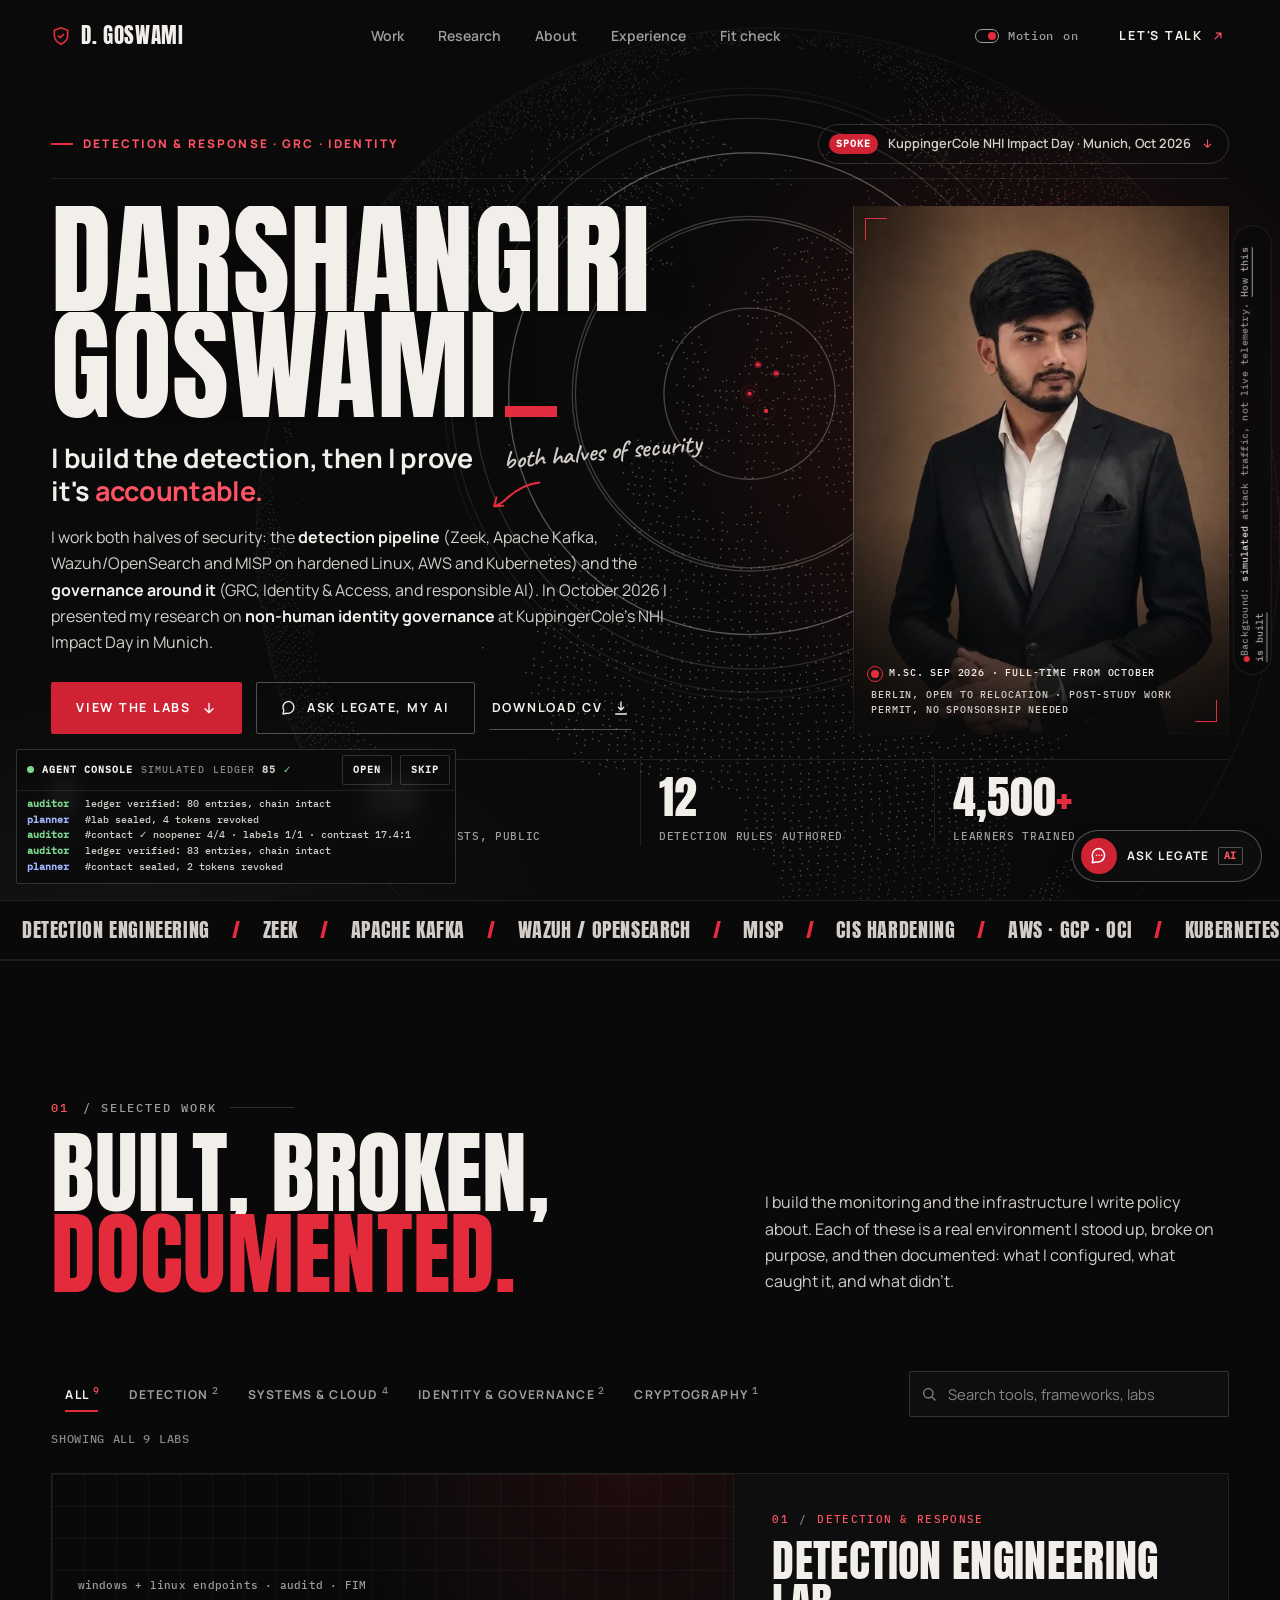
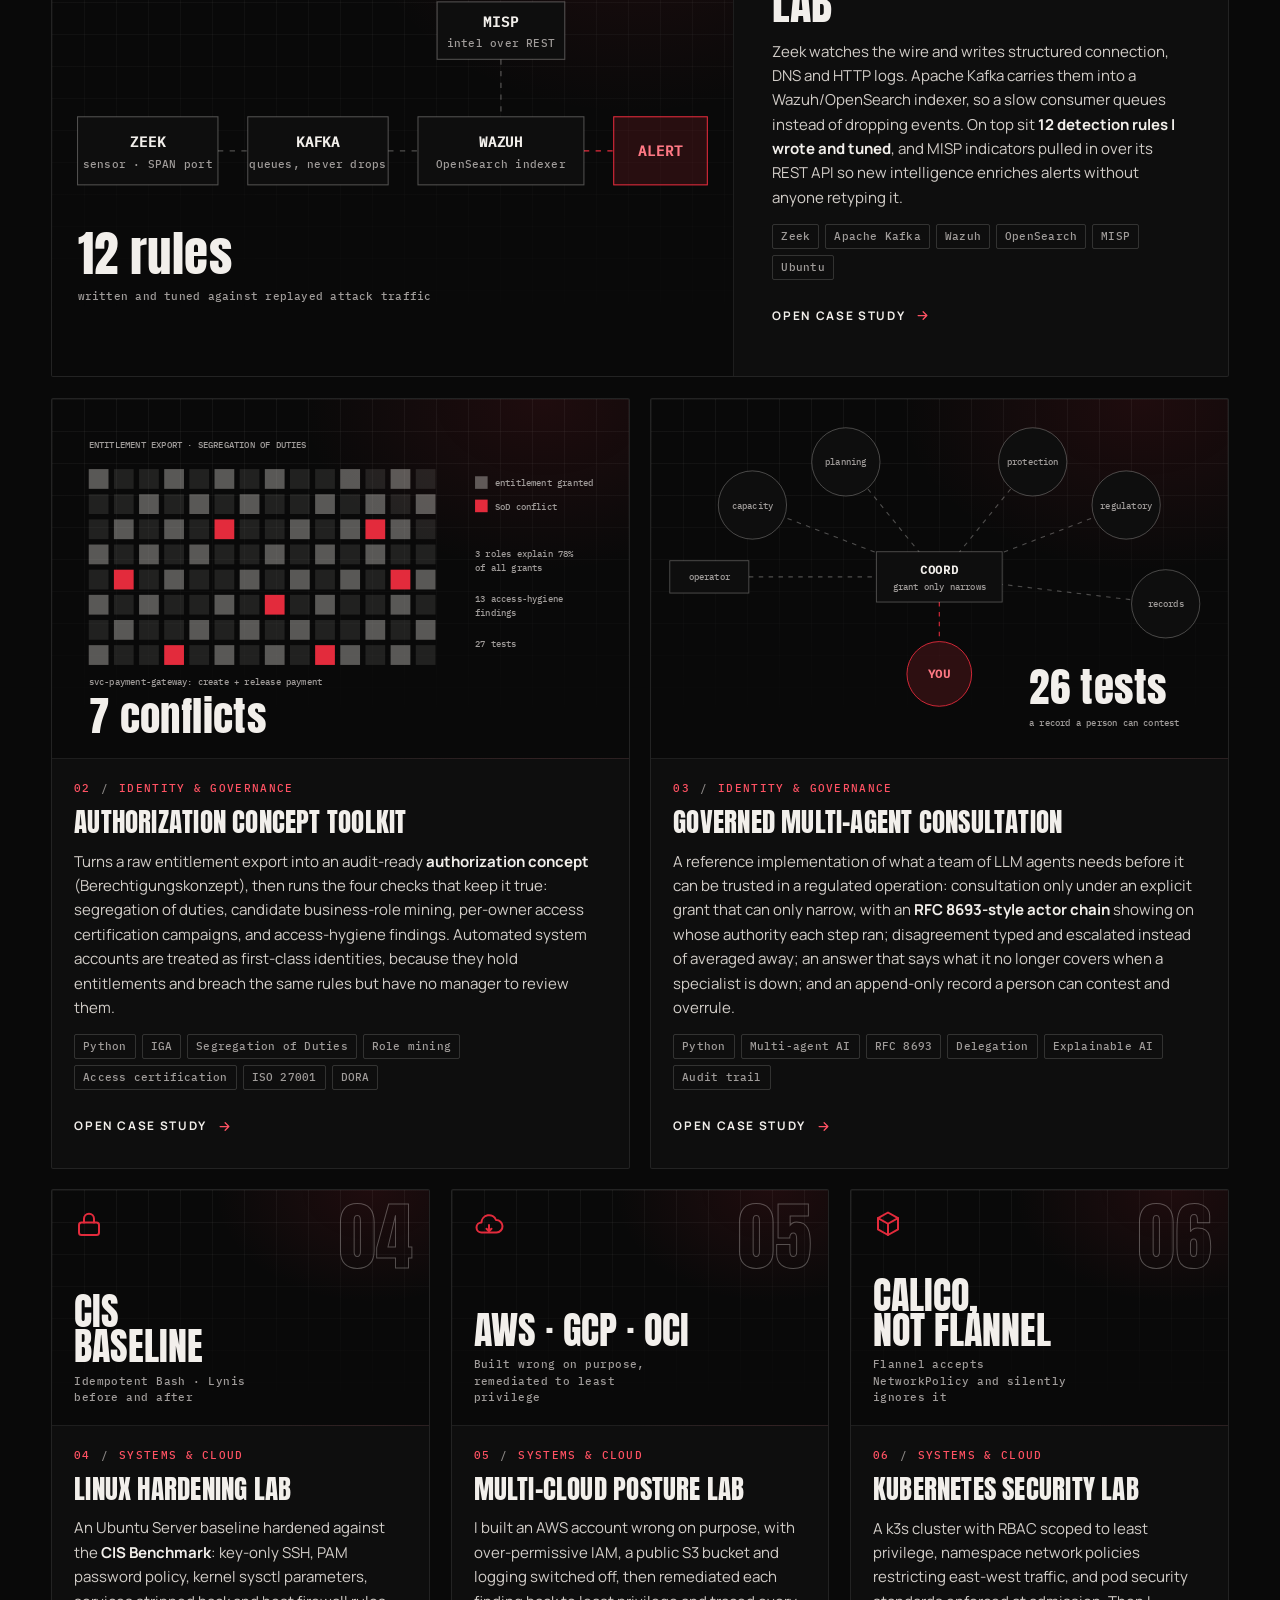
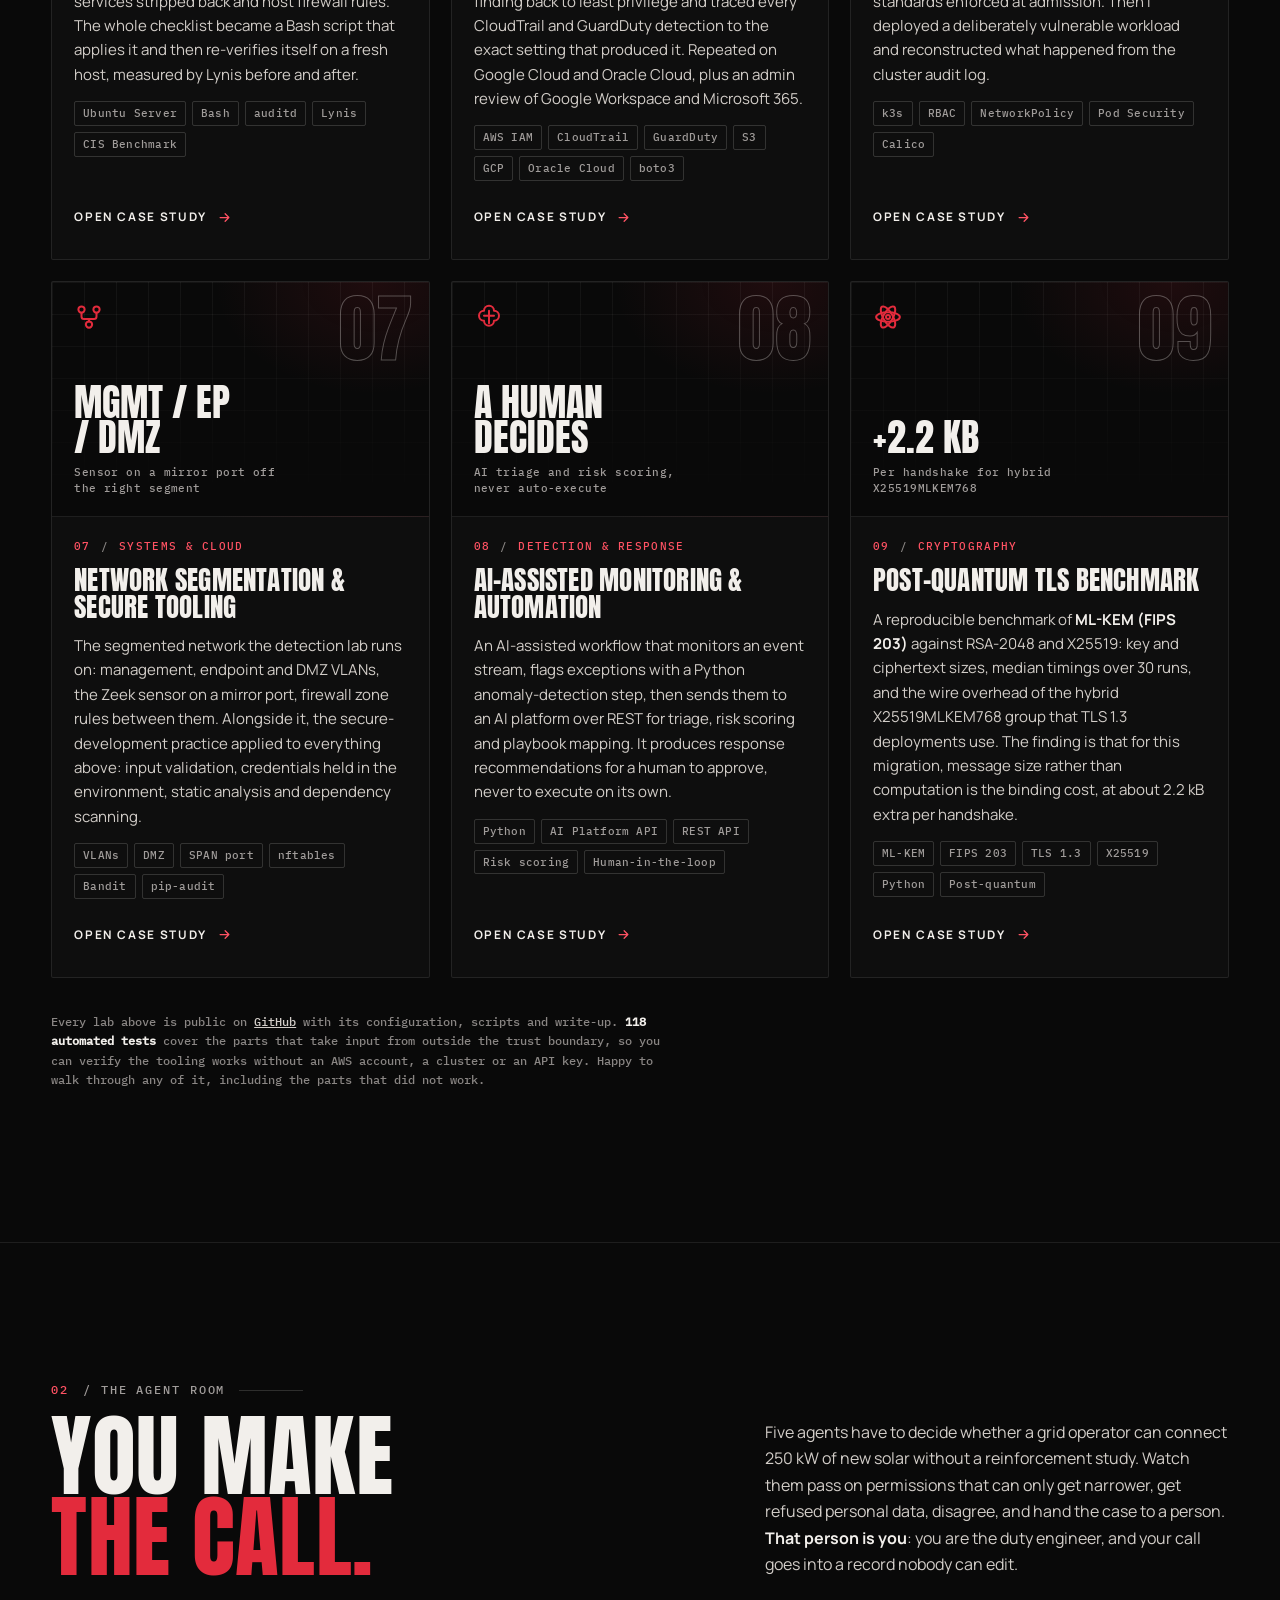
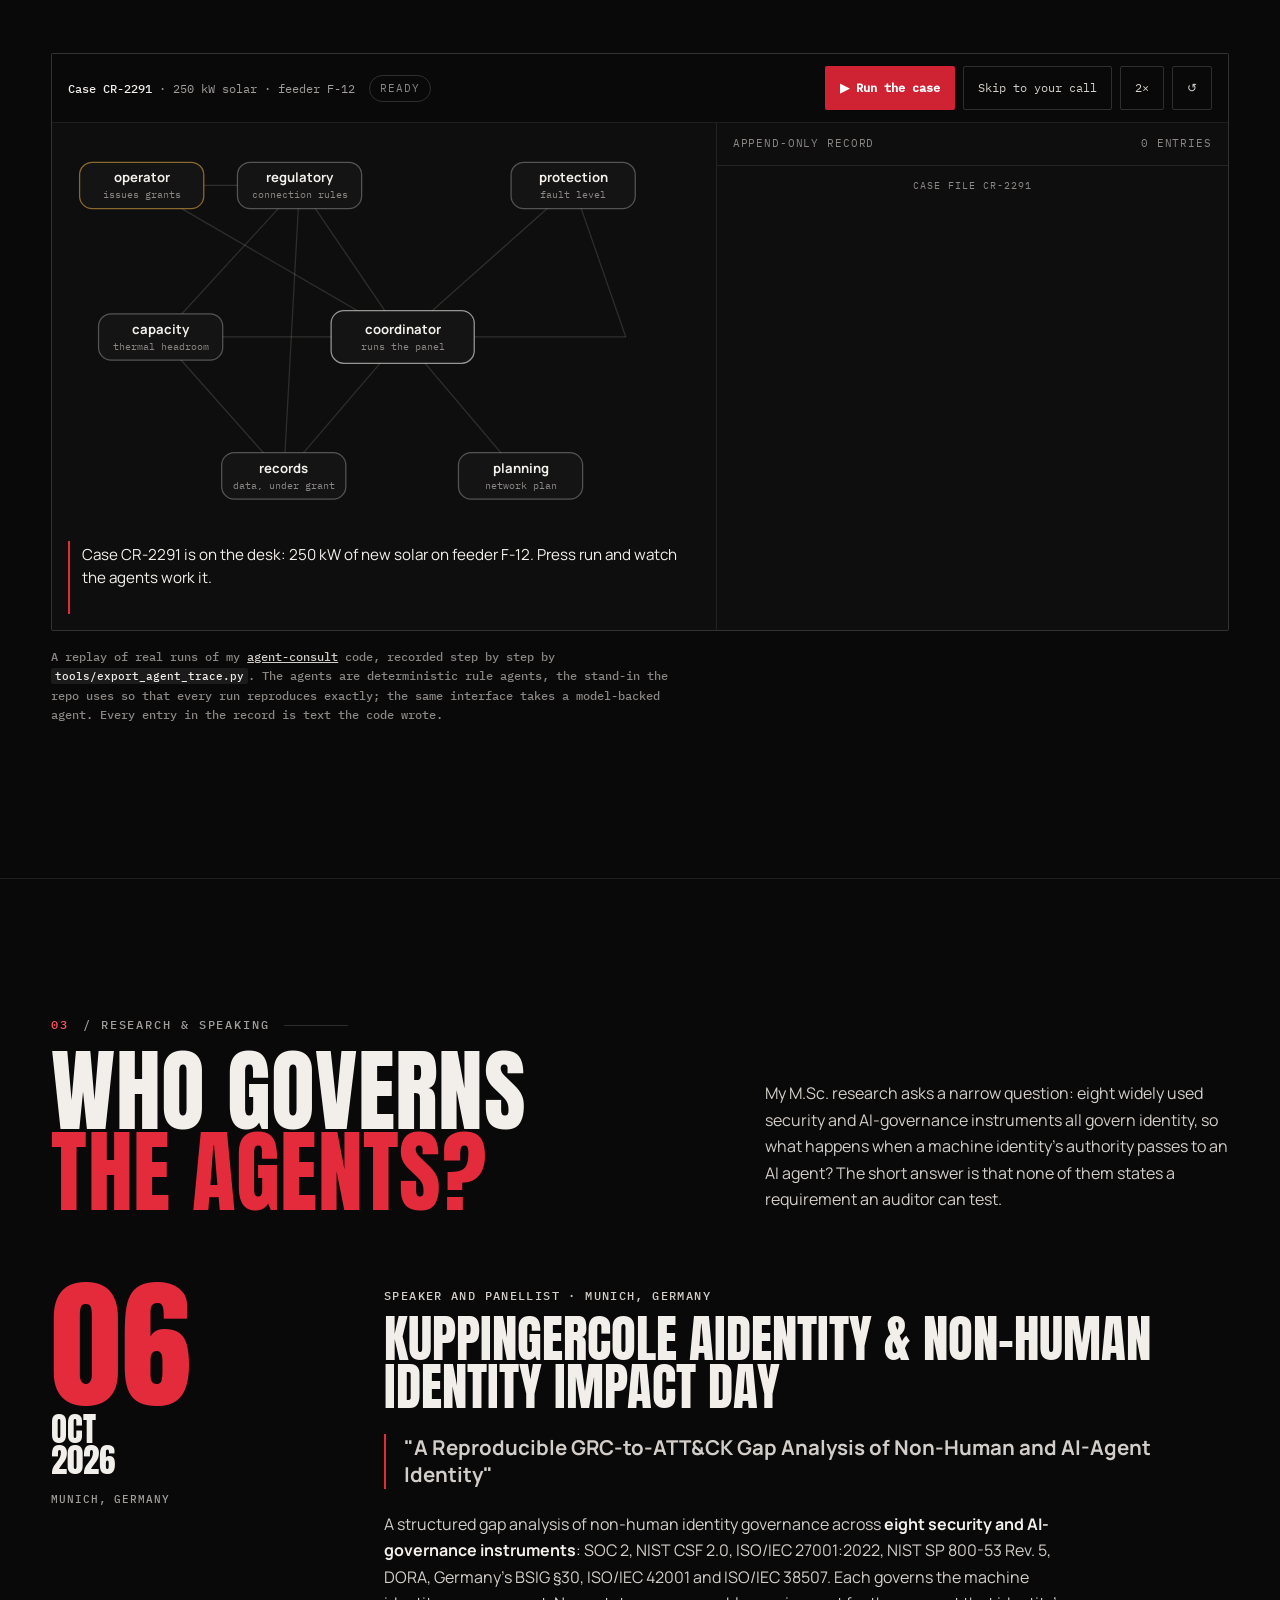
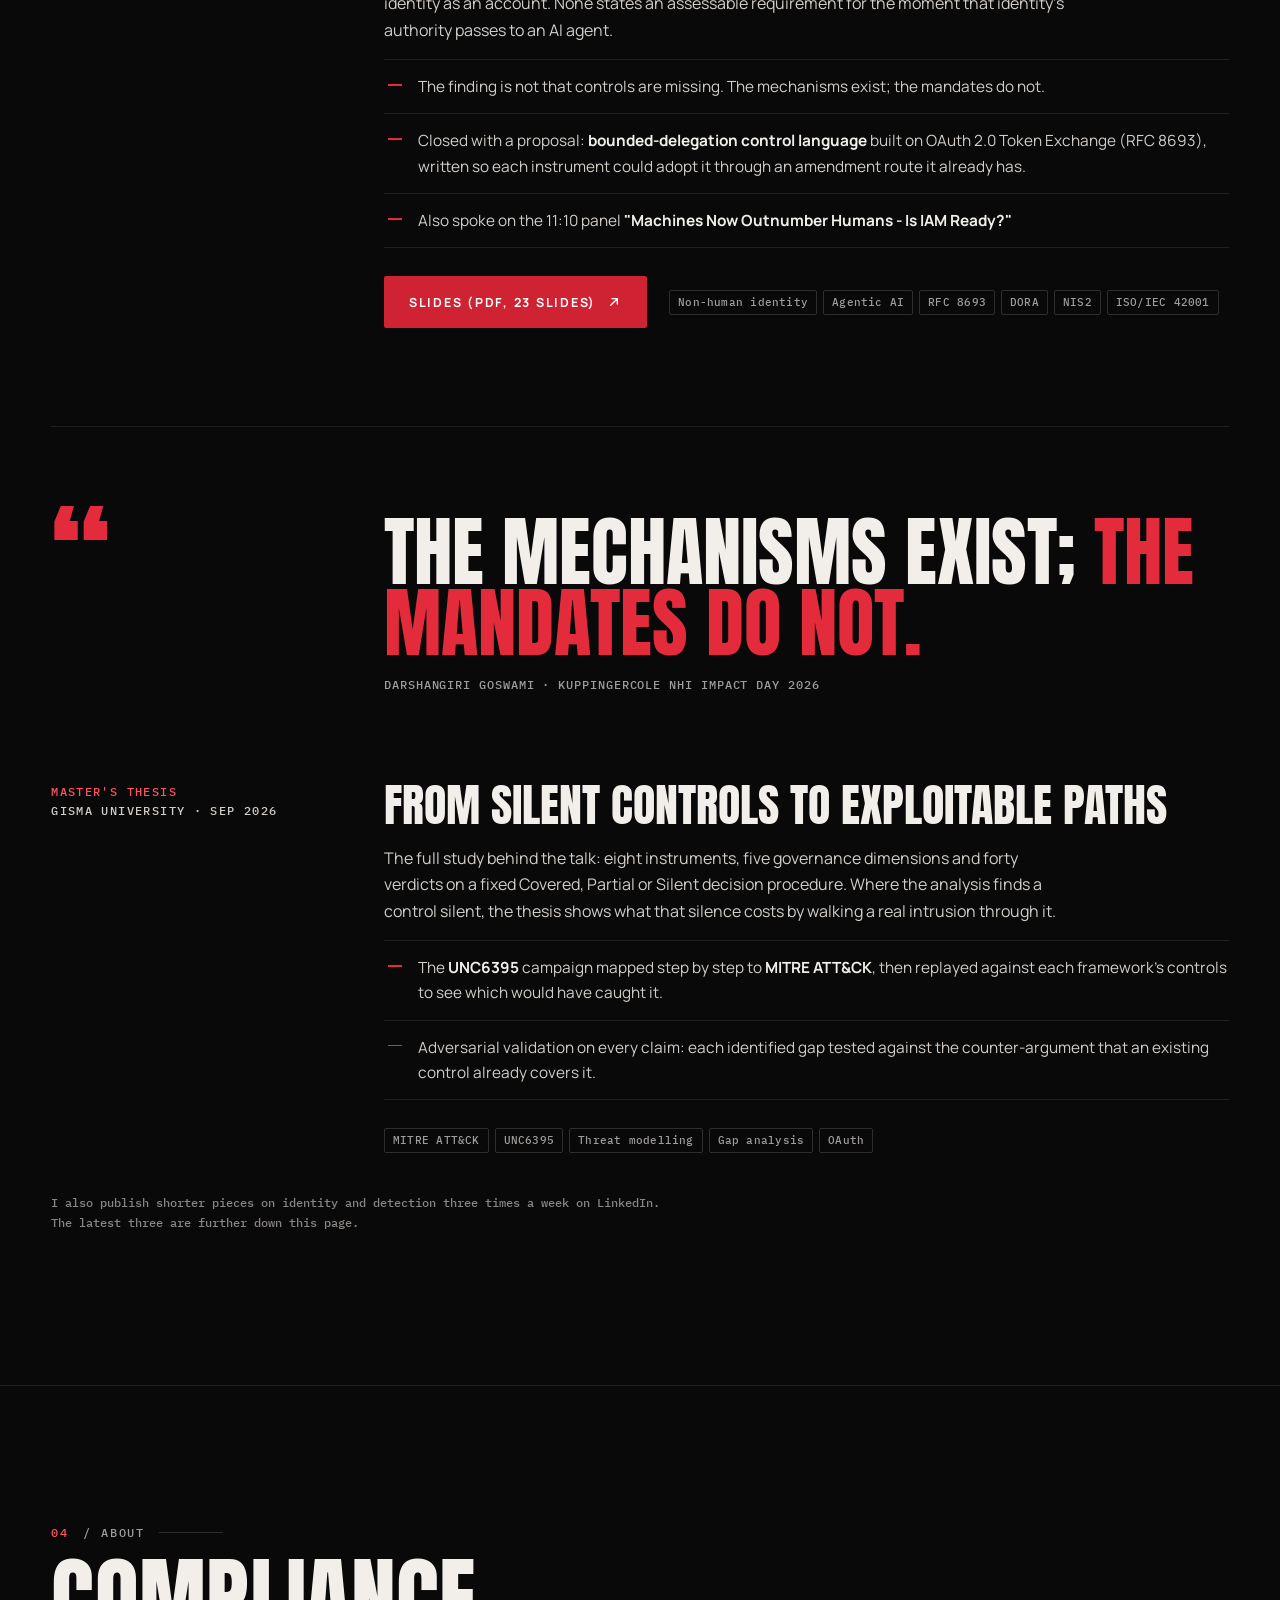
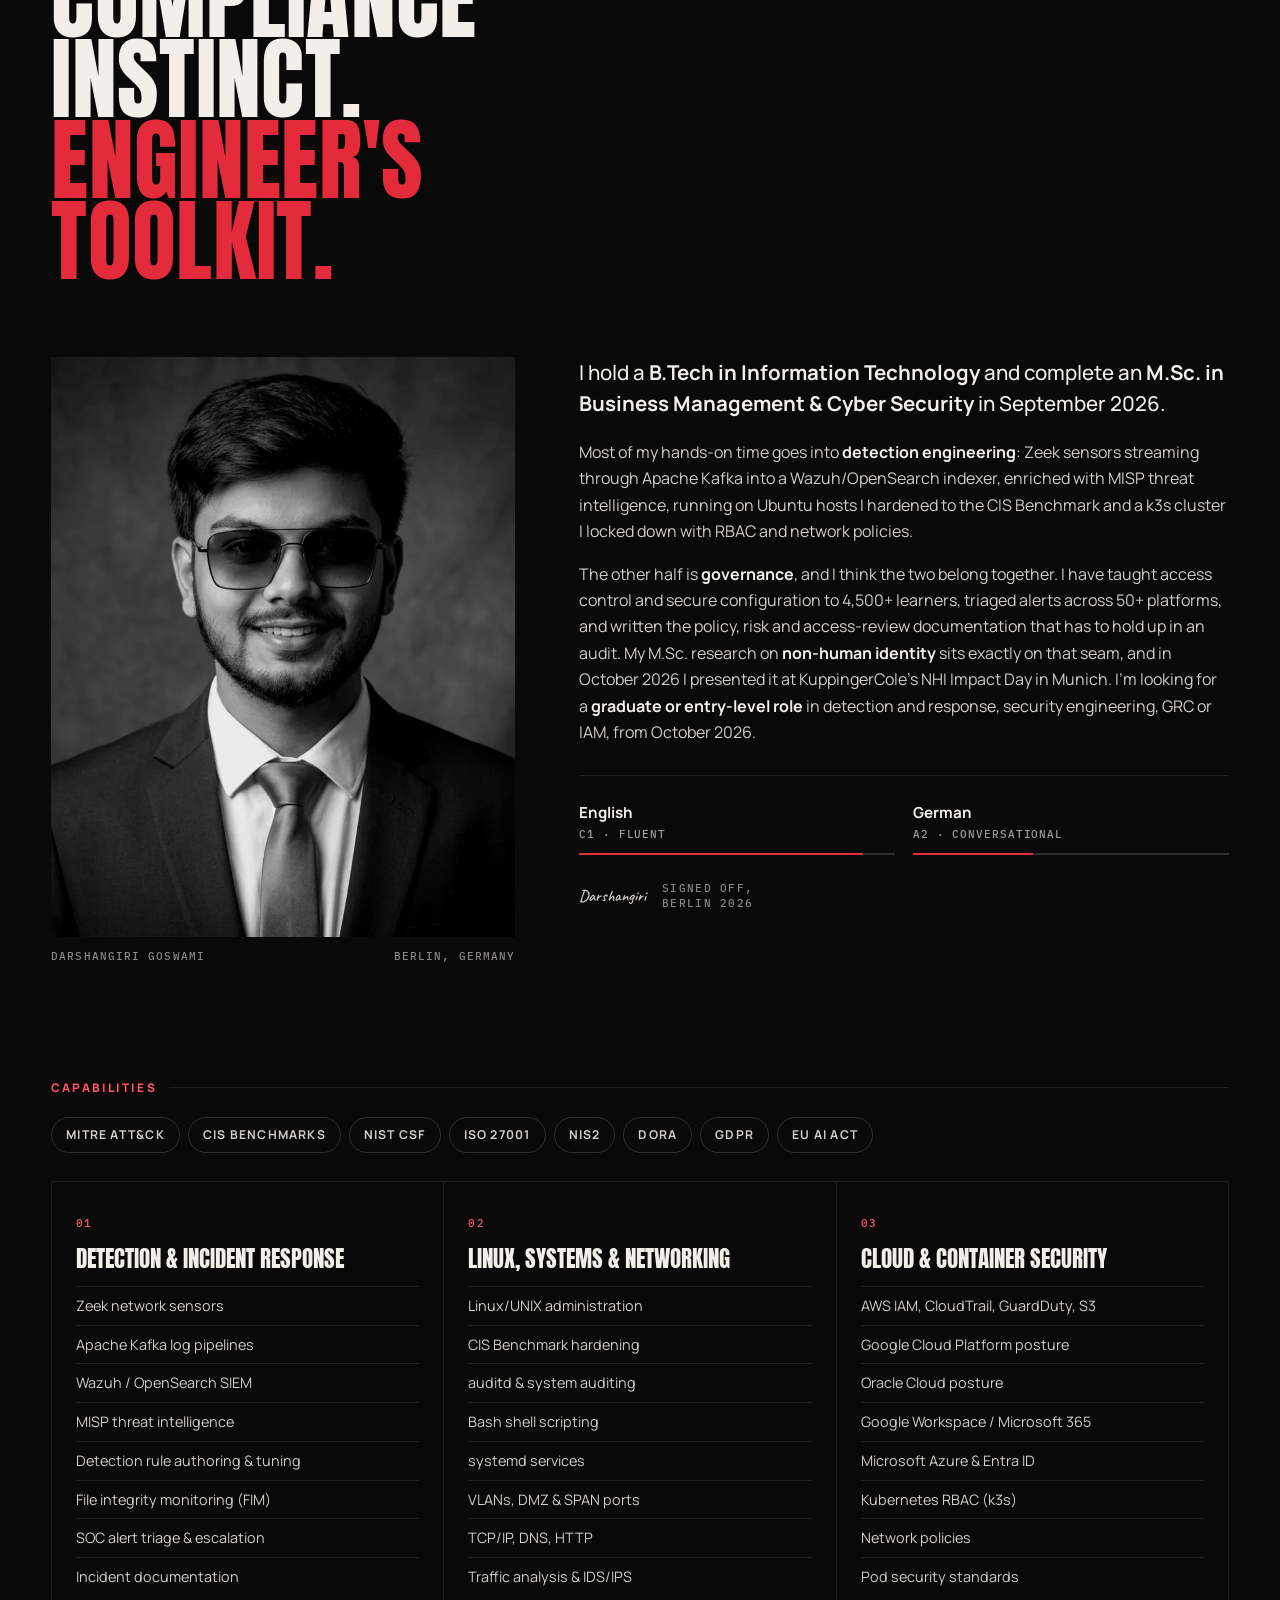
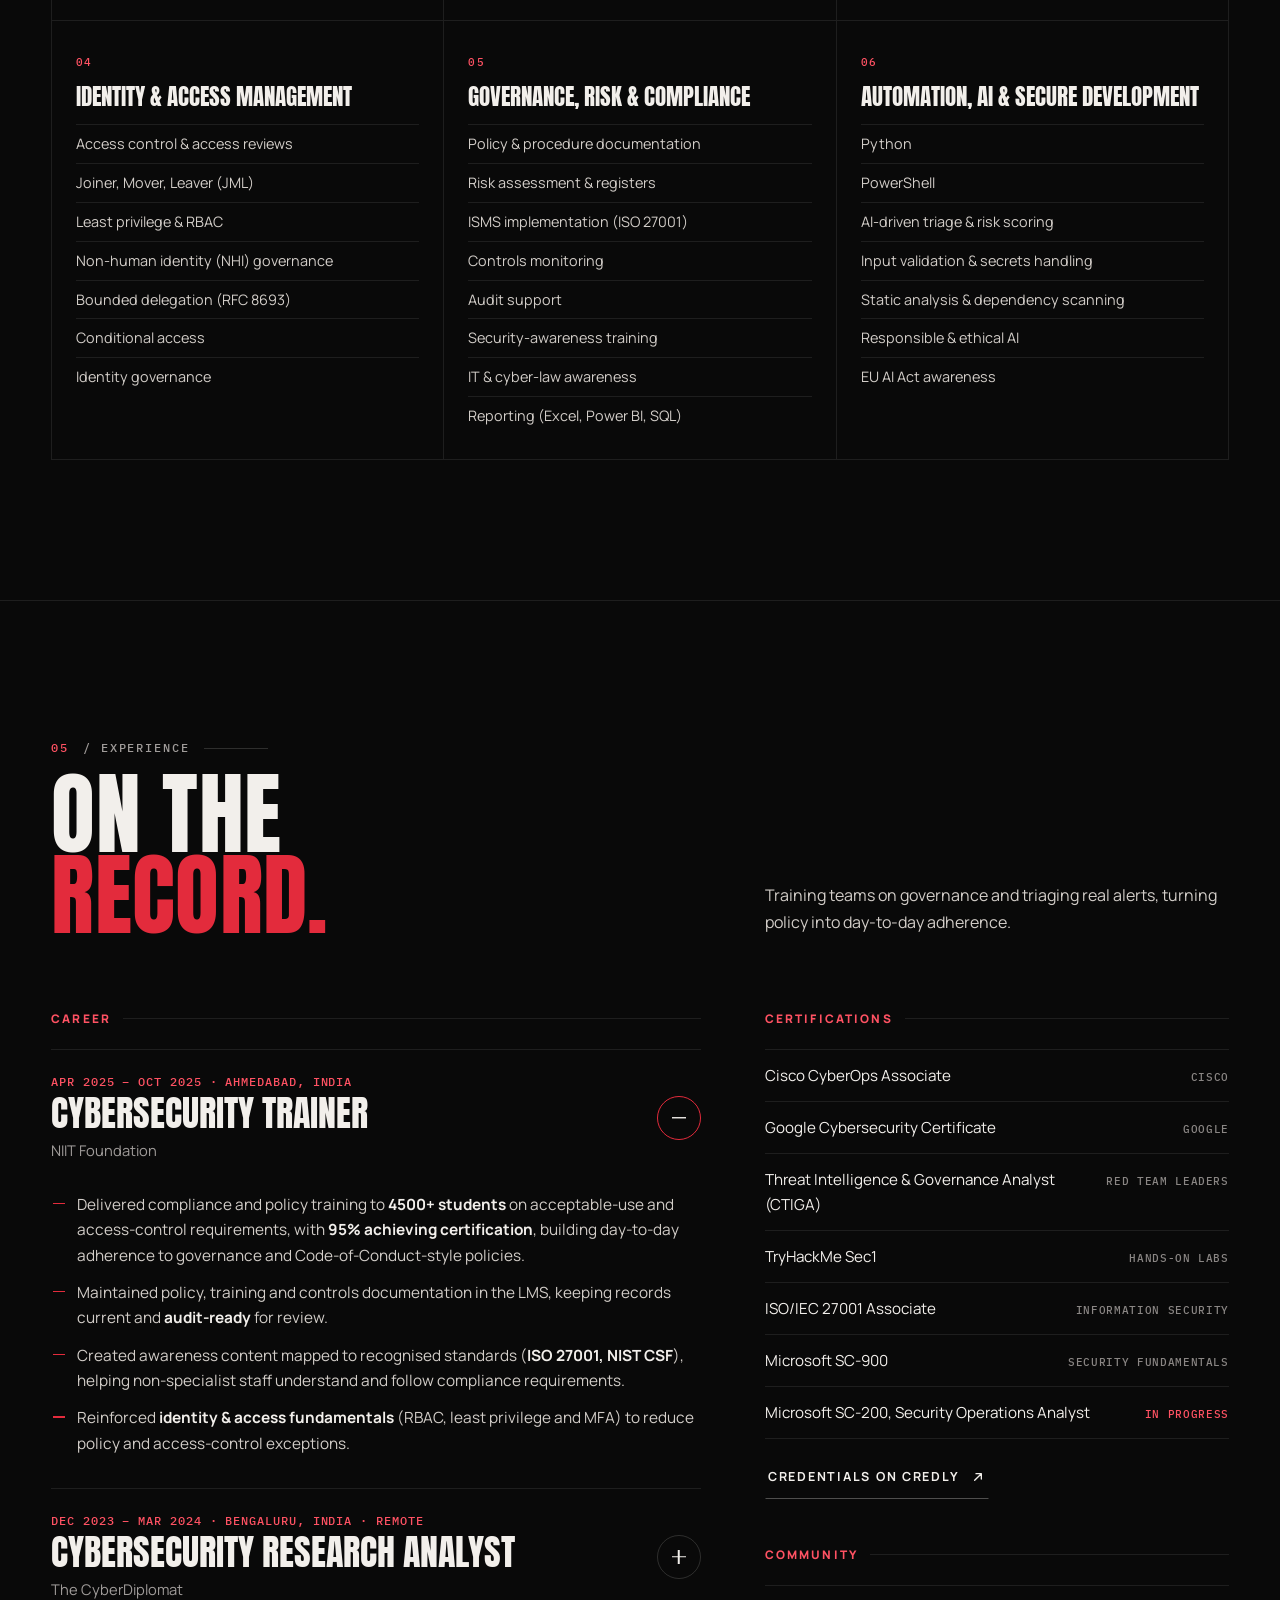
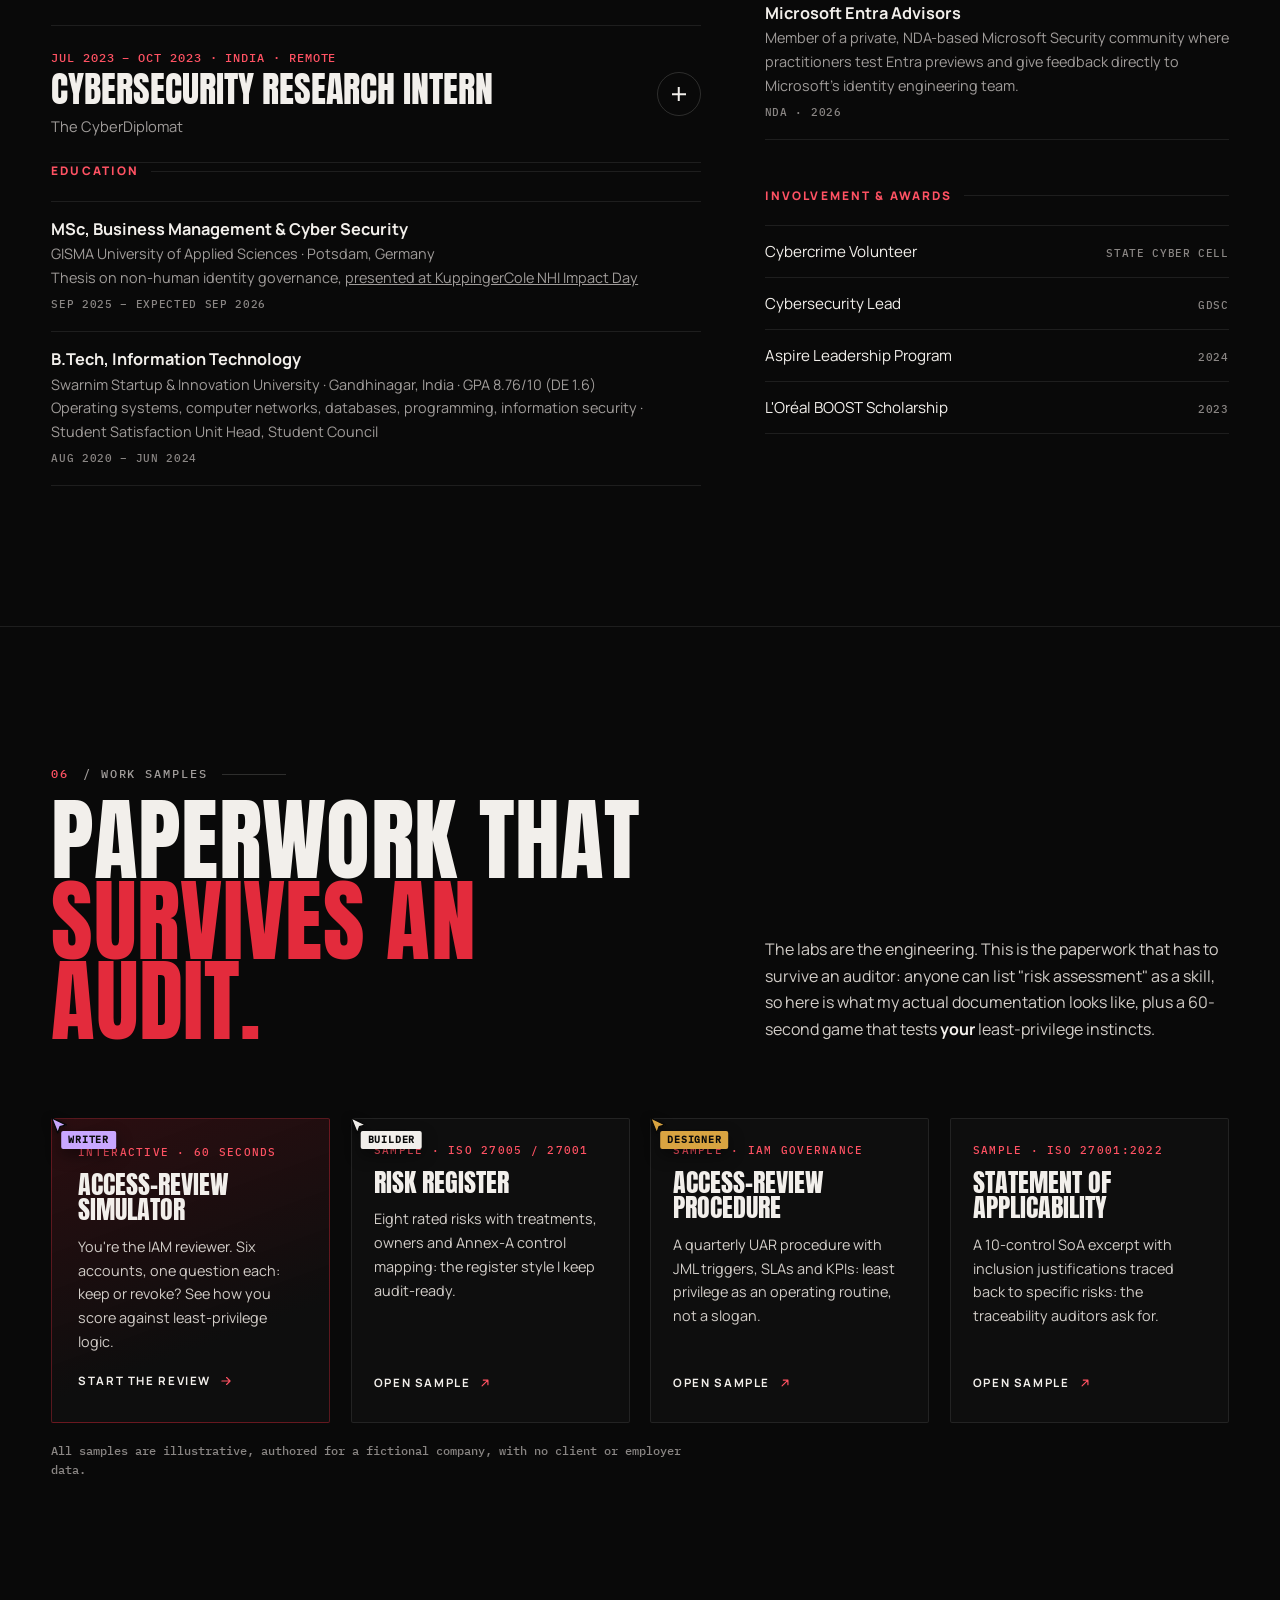
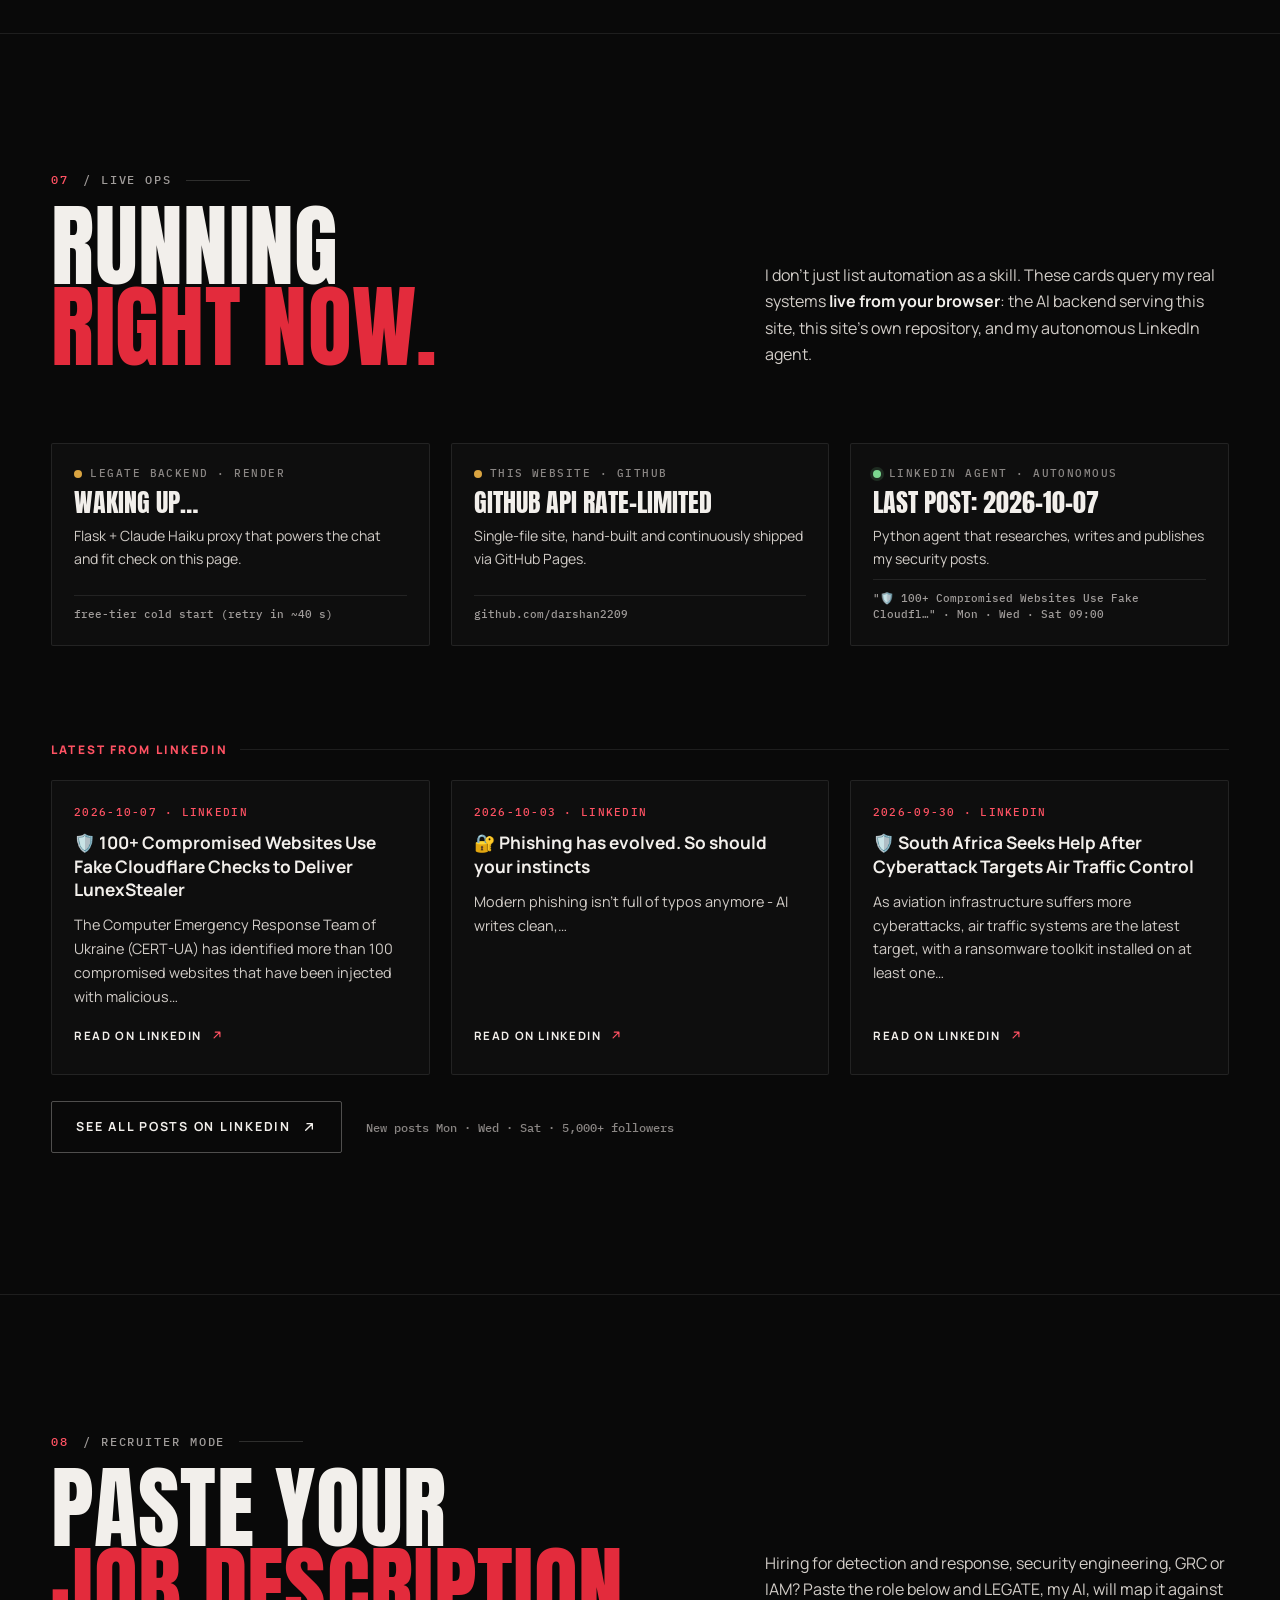
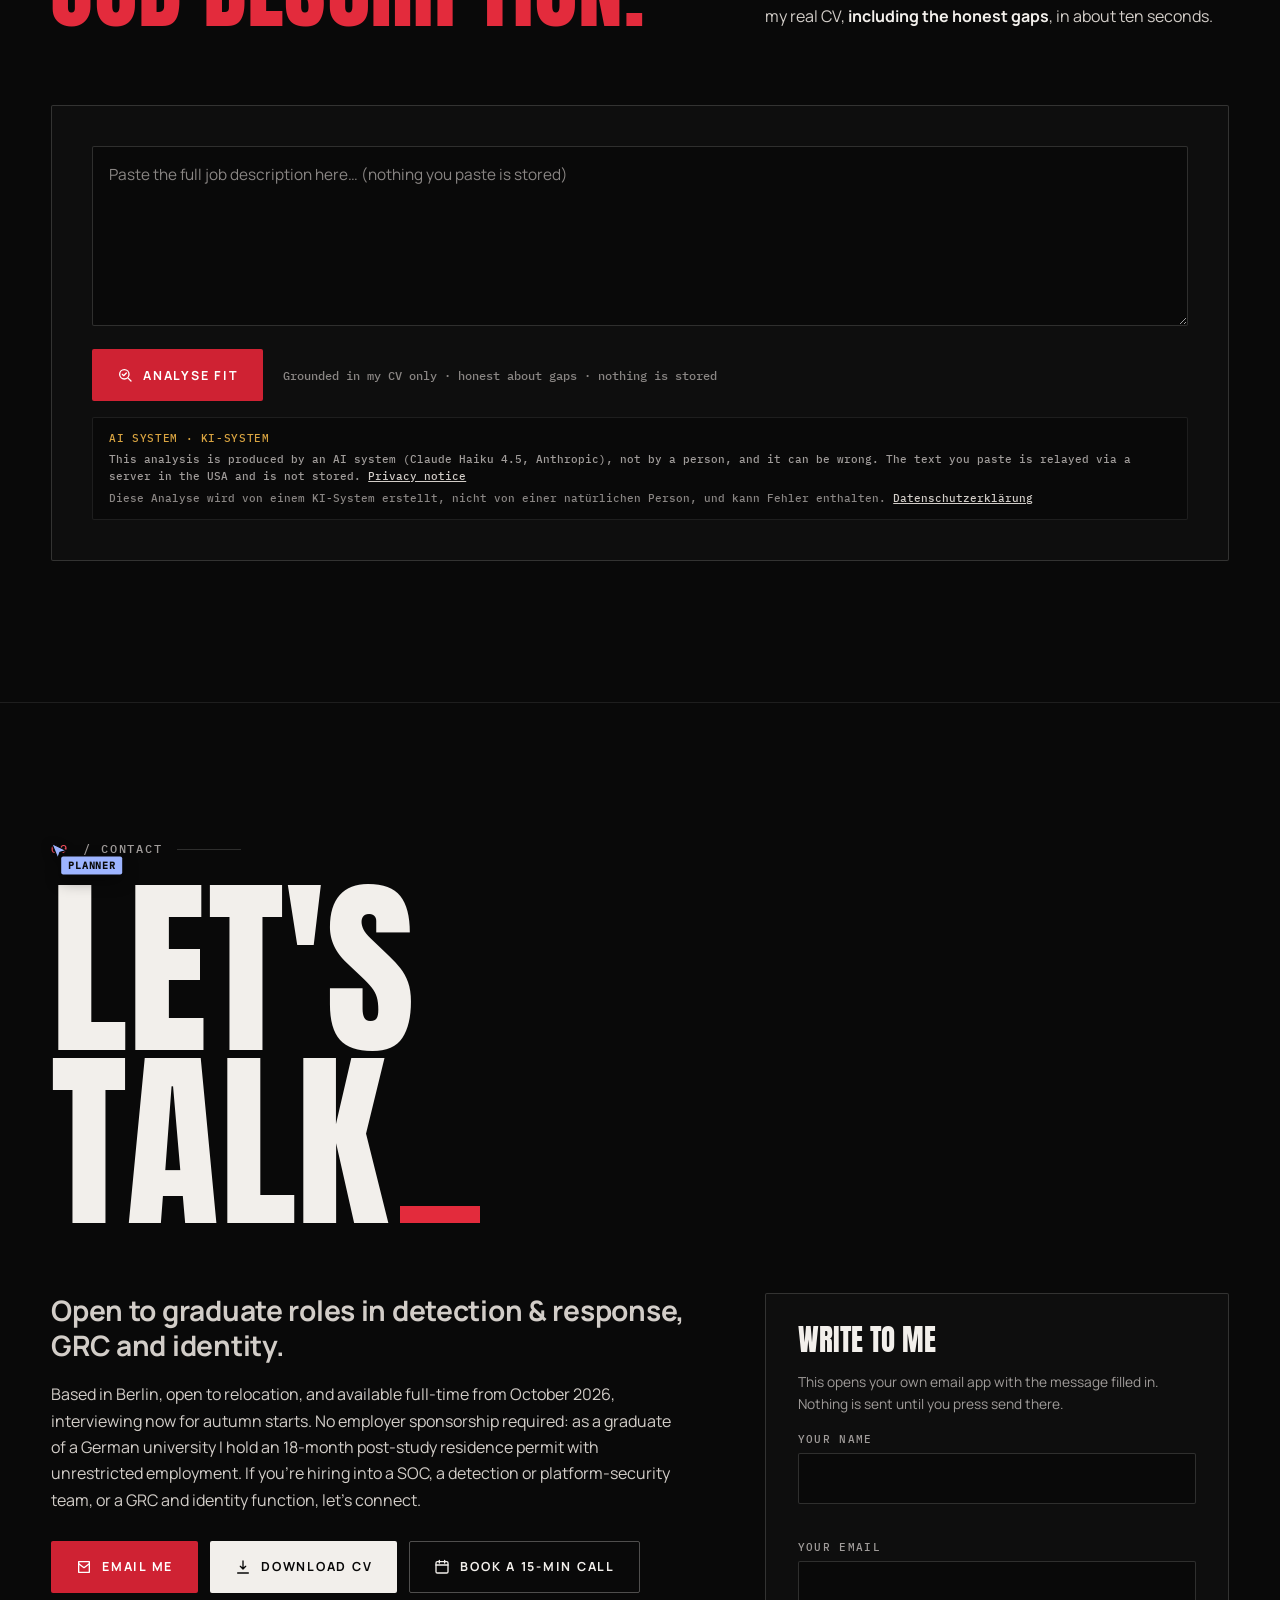
<file: index.html>
<!DOCTYPE html>
<html lang="en" class="no-js">
<head>
<meta charset="UTF-8" />
<meta name="viewport" content="width=device-width, initial-scale=1, viewport-fit=cover" />
<title>Darshangiri Goswami | Detection &amp; Response · GRC · Identity</title>
<meta name="description" content="Darshangiri Goswami | Cybersecurity graduate (MSc Sep 2026) working across detection engineering (Zeek, Kafka, Wazuh/OpenSearch, MISP), Linux and cloud security, GRC and Identity &amp; Access. Spoke on non-human identity at KuppingerCole NHI Impact Day, Munich, October 2026. Berlin, full-time from October 2026." />
<meta name="theme-color" content="#090909" />
<meta name="color-scheme" content="dark" />

<!-- Canonical + SEO -->
<link rel="canonical" href="https://darshan2209.github.io/darshangiri-goswami/" />

<!-- Open Graph -->
<meta property="og:title" content="Darshangiri Goswami | Detection &amp; Response · GRC · Identity" />
<meta property="og:description" content="Detection engineering, Linux and cloud security, GRC and IAM. Nine hands-on labs, an MSc on non-human identity governance, and a talk at KuppingerCole NHI Impact Day, Munich, October 2026. Berlin, full-time from October 2026." />
<meta property="og:type" content="website" />
<meta property="og:url" content="https://darshan2209.github.io/darshangiri-goswami/" />
<meta property="og:image" content="https://darshan2209.github.io/darshangiri-goswami/assets/og-image.jpg" />
<meta property="og:image:width" content="1200" />
<meta property="og:image:height" content="630" />

<!-- Twitter -->
<meta name="twitter:card" content="summary_large_image" />
<meta name="twitter:title" content="Darshangiri Goswami | Detection &amp; Response · GRC · Identity" />
<meta name="twitter:description" content="Detection engineering, Linux and cloud security, GRC and IAM. Nine hands-on labs, an MSc on non-human identity governance, and a talk at KuppingerCole NHI Impact Day, Munich, October 2026. Berlin, full-time from October 2026." />
<meta name="twitter:image" content="https://darshan2209.github.io/darshangiri-goswami/assets/og-image.jpg" />

<!-- Icons / manifest -->
<link rel="icon" href="assets/favicon.svg" type="image/svg+xml" />
<link rel="manifest" href="site.webmanifest" />

<!-- Hero image preload -->
<link rel="preload" as="image" href="assets/portrait-hero.webp" type="image/webp" fetchpriority="high"
      imagesrcset="assets/portrait-hero-480.webp 480w, assets/portrait-hero.webp 801w" imagesizes="(max-width: 799px) 92vw, 30vw" />

<!-- Fonts: self-hosted under fonts/, like everything else. No third-party font CDN, so no visitor IP
     address reaches Google (LG München I, 20.01.2022, Az. 3 O 17493/20). -->
<link rel="preload" href="fonts/anton-latin.woff2" as="font" type="font/woff2" crossorigin />
<link rel="preload" href="fonts/manrope-latin.woff2" as="font" type="font/woff2" crossorigin />
<style>
@font-face{font-family:'Anton';font-style:normal;font-weight:400;font-display:swap;src:url('fonts/anton-latin-ext.woff2') format('woff2');unicode-range:U+0100-02BA, U+02BD-02C5, U+02C7-02CC, U+02CE-02D7, U+02DD-02FF, U+0304, U+0308, U+0329, U+1D00-1DBF, U+1E00-1E9F, U+1EF2-1EFF, U+2020, U+20A0-20AB, U+20AD-20C4, U+2113, U+2C60-2C7F, U+A720-A7FF}
@font-face{font-family:'Anton';font-style:normal;font-weight:400;font-display:swap;src:url('fonts/anton-latin.woff2') format('woff2');unicode-range:U+0000-00FF, U+0131, U+0152-0153, U+02BB-02BC, U+02C6, U+02DA, U+02DC, U+0304, U+0308, U+0329, U+2000-206F, U+20AC, U+2122, U+2191, U+2193, U+2212, U+2215, U+FEFF, U+FFFD}
@font-face{font-family:'Manrope';font-style:normal;font-weight:400 800;font-display:swap;src:url('fonts/manrope-latin-ext.woff2') format('woff2');unicode-range:U+0100-02BA, U+02BD-02C5, U+02C7-02CC, U+02CE-02D7, U+02DD-02FF, U+0304, U+0308, U+0329, U+1D00-1DBF, U+1E00-1E9F, U+1EF2-1EFF, U+2020, U+20A0-20AB, U+20AD-20C4, U+2113, U+2C60-2C7F, U+A720-A7FF}
@font-face{font-family:'Manrope';font-style:normal;font-weight:400 800;font-display:swap;src:url('fonts/manrope-latin.woff2') format('woff2');unicode-range:U+0000-00FF, U+0131, U+0152-0153, U+02BB-02BC, U+02C6, U+02DA, U+02DC, U+0304, U+0308, U+0329, U+2000-206F, U+20AC, U+2122, U+2191, U+2193, U+2212, U+2215, U+FEFF, U+FFFD}
@font-face{font-family:'Caveat';font-style:normal;font-weight:600;font-display:swap;src:url('fonts/caveat-600-latin-ext.woff2') format('woff2');unicode-range:U+0100-02BA, U+02BD-02C5, U+02C7-02CC, U+02CE-02D7, U+02DD-02FF, U+0304, U+0308, U+0329, U+1D00-1DBF, U+1E00-1E9F, U+1EF2-1EFF, U+2020, U+20A0-20AB, U+20AD-20C4, U+2113, U+2C60-2C7F, U+A720-A7FF}
@font-face{font-family:'Caveat';font-style:normal;font-weight:600;font-display:swap;src:url('fonts/caveat-600-latin.woff2') format('woff2');unicode-range:U+0000-00FF, U+0131, U+0152-0153, U+02BB-02BC, U+02C6, U+02DA, U+02DC, U+0304, U+0308, U+0329, U+2000-206F, U+20AC, U+2122, U+2191, U+2193, U+2212, U+2215, U+FEFF, U+FFFD}
@font-face{font-family:'IBM Plex Mono';font-style:normal;font-weight:400;font-display:swap;src:url('fonts/ibm-plex-mono-400-latin.woff2') format('woff2');unicode-range:U+0000-00FF, U+0131, U+0152-0153, U+02BB-02BC, U+02C6, U+02DA, U+02DC, U+0304, U+0308, U+0329, U+2000-206F, U+20AC, U+2122, U+2191, U+2193, U+2212, U+2215, U+FEFF, U+FFFD}
@font-face{font-family:'IBM Plex Mono';font-style:normal;font-weight:400;font-display:swap;src:url('fonts/ibm-plex-mono-400-latin-ext.woff2') format('woff2');unicode-range:U+0100-02BA, U+02BD-02C5, U+02C7-02CC, U+02CE-02D7, U+02DD-02FF, U+0304, U+0308, U+0329, U+1D00-1DBF, U+1E00-1E9F, U+1EF2-1EFF, U+2020, U+20A0-20AB, U+20AD-20C0, U+2113, U+2C60-2C7F, U+A720-A7FF}
@font-face{font-family:'IBM Plex Mono';font-style:normal;font-weight:500;font-display:swap;src:url('fonts/ibm-plex-mono-500-latin.woff2') format('woff2');unicode-range:U+0000-00FF, U+0131, U+0152-0153, U+02BB-02BC, U+02C6, U+02DA, U+02DC, U+0304, U+0308, U+0329, U+2000-206F, U+20AC, U+2122, U+2191, U+2193, U+2212, U+2215, U+FEFF, U+FFFD}
@font-face{font-family:'IBM Plex Mono';font-style:normal;font-weight:500;font-display:swap;src:url('fonts/ibm-plex-mono-500-latin-ext.woff2') format('woff2');unicode-range:U+0100-02BA, U+02BD-02C5, U+02C7-02CC, U+02CE-02D7, U+02DD-02FF, U+0304, U+0308, U+0329, U+1D00-1DBF, U+1E00-1E9F, U+1EF2-1EFF, U+2020, U+20A0-20AB, U+20AD-20C0, U+2113, U+2C60-2C7F, U+A720-A7FF}
</style>

<!-- Structured data -->
<script type="application/ld+json">
{
  "@context": "https://schema.org",
  "@graph": [
    {
      "@type": "Person",
      "name": "Darshangiri Goswami",
      "jobTitle": "Cybersecurity Analyst: Detection & Response, GRC, Identity",
      "description": "Cybersecurity graduate (B.Tech Information Technology; MSc Business Management & Cyber Security, September 2026) working across detection engineering, Linux and cloud security, GRC and Identity & Access Management. Based in Berlin, available full-time from October 2026.",
      "seeks": { "@type": "Demand", "name": "Graduate and entry-level roles in detection and response, security engineering, GRC and IAM" },
      "email": "mailto:darshangoswami22922@gmail.com",
      "url": "https://darshan2209.github.io/darshangiri-goswami/",
      "image": "https://darshan2209.github.io/darshangiri-goswami/assets/portrait.jpg",
      "knowsAbout": ["Detection engineering", "Zeek", "Apache Kafka", "OpenSearch", "Wazuh", "MISP", "SIEM", "Security Operations Center (SOC)", "Incident response", "Linux security", "CIS Benchmark", "auditd", "Kubernetes", "AWS security", "Google Cloud Platform", "Oracle Cloud", "Identity & Access Management", "Non-human identity", "GDPR", "DORA", "NIS2", "ISO/IEC 27001", "ISMS", "NIST CSF", "MITRE ATT&CK", "EU AI Act", "Responsible AI"],
      "alumniOf": [
        { "@type": "CollegeOrUniversity", "name": "GISMA University of Applied Sciences" },
        { "@type": "CollegeOrUniversity", "name": "Swarnim Startup and Innovation University" }
      ],
      "address": { "@type": "PostalAddress", "addressLocality": "Berlin", "addressCountry": "DE" },
      "sameAs": ["https://linkedin.com/in/darshangiri-goswami-033283213", "https://github.com/darshan2209", "https://www.credly.com/users/darshan-goswami.e4c6c92c"]
    },
    {
      "@type": "Event",
      "name": "KuppingerCole AIdentity & Non-Human Identity Impact Day 2026",
      "startDate": "2026-10-06",
      "eventAttendanceMode": "https://schema.org/OfflineEventAttendanceMode",
      "location": { "@type": "Place", "name": "Munich, Germany", "address": { "@type": "PostalAddress", "addressLocality": "Munich", "addressCountry": "DE" } },
      "performer": { "@type": "Person", "name": "Darshangiri Goswami" },
      "description": "Talk: A Reproducible GRC-to-ATT&CK Gap Analysis of Non-Human and AI-Agent Identity. A structured gap analysis of non-human identity governance across eight security and AI-governance instruments, closing with proposed bounded-delegation control language built on OAuth 2.0 Token Exchange (RFC 8693).",
      "workPerformed": {
        "@type": "PresentationDigitalDocument",
        "name": "A Reproducible GRC-to-ATT&CK Gap Analysis of Non-Human and AI-Agent Identity",
        "encodingFormat": "application/pdf",
        "url": "https://darshan2209.github.io/darshangiri-goswami/talks/kuppingercole-nhi-impact-day-2026.pdf"
      }
    },
    {
      "@type": "WebSite",
      "name": "Darshangiri Goswami | Portfolio",
      "url": "https://darshan2209.github.io/darshangiri-goswami/"
    }
  ]
}
</script>

<script>
/* Motion preference before first paint, so nothing flashes in and then hides.
   Stored per browser under a site-specific key; defaults to the OS setting. */
(function(){
  var d = document.documentElement, m = null;
  d.classList.remove('no-js'); d.classList.add('js');
  try { m = localStorage.getItem('dg-portfolio:motion'); } catch(_){}
  if (m !== 'on' && m !== 'off') m = matchMedia('(prefers-reduced-motion: reduce)').matches ? 'off' : 'on';
  d.dataset.motion = m;
})();
</script>

<style>
/* ============================================================= TOKENS */
:root{
  --bg:#090909; --bg-1:#0e0e0e; --bg-2:#141414; --bg-3:#1b1b1b;
  --text:#f2efeb; --text-2:#d2cdc8; --muted:#a09c9a; --dim:#8a8684;
  --line:rgba(242,239,235,.09); --line-2:rgba(242,239,235,.16); --line-3:rgba(242,239,235,.30);
  --accent:#e32b3c;          /* brand red: display type, rules, fills */
  --accent-strong:#cf2233;   /* button fill: white label clears 4.5:1 */
  --accent-text:#ff5263;     /* small red text on the dark background, 6:1 */
  --accent-soft:rgba(227,43,60,.12);
  --amber:#d9a441;           /* agent room only: a person's decision */
  --f-display:'Anton','Impact','Arial Narrow',sans-serif;
  --f-body:'Manrope',system-ui,-apple-system,'Segoe UI',Roboto,sans-serif;
  --f-hand:'Caveat','Segoe Print','Bradley Hand',cursive;
  --f-mono:'IBM Plex Mono',ui-monospace,SFMono-Regular,Consolas,monospace;
  --ease:cubic-bezier(.22,1,.36,1);
  --gutter:clamp(16px,4vw,56px);
  --maxw:1320px;
  --hdr:72px;
}

/* ============================================================= BASE */
*,*::before,*::after{box-sizing:border-box}
html{-webkit-text-size-adjust:100%;scroll-padding-top:calc(var(--hdr) + 12px)}
html[data-motion="on"]{scroll-behavior:smooth}
body{margin:0;background:var(--bg);color:var(--text);font-family:var(--f-body);font-size:1rem;line-height:1.65;
  -webkit-font-smoothing:antialiased;-moz-osx-font-smoothing:grayscale;overflow-x:hidden;overflow-x:clip}
body::before{content:"";position:fixed;inset:0;z-index:100;pointer-events:none;opacity:.05;mix-blend-mode:overlay;
  background-image:url("data:image/svg+xml,%3Csvg xmlns='http://www.w3.org/2000/svg' width='160' height='160'%3E%3Cfilter id='n'%3E%3CfeTurbulence type='fractalNoise' baseFrequency='.9' numOctaves='2' stitchTiles='stitch'/%3E%3C/filter%3E%3Crect width='100%25' height='100%25' filter='url(%23n)'/%3E%3C/svg%3E")}
img,svg{display:block;max-width:100%}
a{color:inherit}
p{margin:0 0 1em}
h1,h2,h3,h4{margin:0;font-weight:700;line-height:1.15}
ul,ol{margin:0;padding:0}
button,input,textarea{font:inherit;color:inherit}
strong,b{font-weight:700;color:var(--text)}
code{font-family:var(--f-mono);font-size:.88em;color:var(--text);background:var(--bg-3);padding:.1em .35em;border-radius:2px}
::selection{background:var(--accent);color:#fff}
:focus-visible{outline:2px solid var(--accent-text);outline-offset:3px}
.sr-only{position:absolute!important;width:1px;height:1px;padding:0;margin:-1px;overflow:hidden;clip:rect(0,0,0,0);white-space:nowrap;border:0}
.skip{position:fixed;left:16px;top:-80px;z-index:200;background:var(--text);color:var(--bg);padding:12px 16px;font-weight:700;text-decoration:none}
.skip:focus{top:12px}
.wrap{width:100%;max-width:var(--maxw);margin-inline:auto;padding-inline:var(--gutter)}
.mono{font-family:var(--f-mono)}

/* ============================================================= BUTTONS */
.btn{--mx:0px;--my:0px;display:inline-flex;align-items:center;justify-content:center;gap:10px;min-height:52px;padding:0 24px;
  border:1px solid transparent;border-radius:2px;font:700 .78rem/1.1 var(--f-body);letter-spacing:.14em;text-transform:uppercase;
  text-decoration:none;cursor:pointer;background:none;color:var(--text);text-align:center;
  transform:translate(var(--mx),var(--my));transition:background-color .25s,color .25s,border-color .25s,transform .45s var(--ease)}
.btn svg{width:16px;height:16px;flex:0 0 auto;transition:transform .35s var(--ease)}
.btn-primary{background:var(--accent-strong);color:#fff}
.btn-primary:hover{background:#b81d2d}
.btn-ghost{border-color:var(--line-3)}
.btn-ghost:hover{border-color:var(--text);background:rgba(242,239,235,.04)}
.btn-gold{background:var(--text);color:var(--bg)}
.btn-gold:hover{background:#fff}
.btn-link{min-height:44px;padding:0 2px;border-bottom:1px solid var(--line-3);border-radius:0}
.btn-link:hover{border-bottom-color:var(--accent)}
.btn:hover svg.go{transform:translate(2px,-2px)}
.btn:hover svg.down{transform:translateY(3px)}
.btn:disabled{opacity:.45;cursor:not-allowed}

/* ============================================================= HEADER */
.progress{position:fixed;top:0;left:0;right:0;height:2px;z-index:70;background:var(--accent);transform-origin:0 50%;transform:scaleX(0)}
.hdr{position:fixed;inset:0 0 auto;z-index:60;border-bottom:1px solid transparent;transition:background-color .35s,border-color .35s}
.hdr.scrolled,.menu-open .hdr{background:rgba(9,9,9,.84);border-bottom-color:var(--line);
  -webkit-backdrop-filter:blur(14px) saturate(1.1);backdrop-filter:blur(14px) saturate(1.1)}
.hdr-in{max-width:var(--maxw);margin-inline:auto;padding-inline:var(--gutter);height:var(--hdr);display:flex;align-items:center;gap:16px}
.brand{display:inline-flex;align-items:center;gap:10px;min-height:44px;text-decoration:none;flex:0 0 auto}
.brand svg{width:20px;height:20px;color:var(--accent)}
.brand-name{font-family:var(--f-display);text-transform:uppercase;font-size:1.3rem;letter-spacing:.03em;line-height:1}
.nav{margin-inline:auto}
.nav ul{display:flex;gap:2px;list-style:none}
.nav a{position:relative;display:inline-flex;align-items:center;min-height:44px;padding:0 14px 0 18px;color:var(--muted);
  text-decoration:none;font-size:.875rem;font-weight:600;transition:color .2s}
.nav a::before{content:"";position:absolute;left:6px;top:50%;width:5px;height:5px;border-radius:50%;background:var(--accent);
  transform:translateY(-50%) scale(0);transition:transform .35s var(--ease)}
.nav a:hover,.nav a.active{color:var(--text)}
.nav a.active::before{transform:translateY(-50%) scale(1)}
.hdr-tools{display:flex;align-items:center;gap:6px;margin-left:auto}
.nav + .hdr-tools{margin-left:0}
.motion-btn{display:inline-flex;align-items:center;gap:9px;min-height:44px;padding:0 10px;border:1px solid transparent;border-radius:2px;
  background:none;color:var(--muted);font:500 .72rem/1 var(--f-mono);letter-spacing:.06em;cursor:pointer;transition:color .2s,border-color .2s}
.motion-btn:hover{color:var(--text);border-color:var(--line-2)}
.motion-sw{position:relative;width:24px;height:14px;border:1px solid currentColor;border-radius:14px;flex:0 0 auto}
.motion-sw::after{content:"";position:absolute;top:2px;left:2px;width:8px;height:8px;border-radius:50%;background:currentColor;transition:transform .35s var(--ease),background-color .2s}
[data-motion="on"] .motion-sw::after{transform:translateX(10px);background:var(--accent)}
.motion-st{min-width:2.2em;text-align:left}
.hdr-cta{display:inline-flex;align-items:center;gap:8px;min-height:44px;padding:0 4px 0 14px;text-decoration:none;
  font:700 .78rem/1 var(--f-body);letter-spacing:.14em;text-transform:uppercase}
.hdr-cta svg{width:14px;height:14px;color:var(--accent-text);transition:transform .35s var(--ease)}
.hdr-cta:hover svg{transform:translate(2px,-2px)}
.burger{display:none;width:44px;height:44px;border:1px solid var(--line-2);border-radius:2px;background:none;cursor:pointer;
  flex-direction:column;align-items:center;justify-content:center;gap:6px;padding:0}
.burger span{display:block;width:18px;height:1.5px;background:var(--text);transition:transform .35s var(--ease)}
.menu-open .burger span:first-child{transform:translateY(3.75px) rotate(45deg)}
.menu-open .burger span:last-child{transform:translateY(-3.75px) rotate(-45deg)}
.mnav{position:fixed;inset:0;z-index:55;background:rgba(9,9,9,.97);display:flex;flex-direction:column;justify-content:center;
  padding:calc(var(--hdr) + 24px) var(--gutter) 40px;opacity:0;visibility:hidden;transition:opacity .35s var(--ease),visibility 0s .35s}
.menu-open .mnav{opacity:1;visibility:visible;transition:opacity .35s var(--ease)}
.mnav ol{list-style:none;counter-reset:m}
.mnav a{display:flex;align-items:baseline;gap:14px;min-height:56px;text-decoration:none;font-family:var(--f-display);
  text-transform:uppercase;font-size:clamp(2.4rem,11vw,4rem);line-height:1.08}
.mnav a::before{counter-increment:m;content:"0" counter(m);font:500 .72rem/1 var(--f-mono);color:var(--accent-text);letter-spacing:.1em}
.mnav .mnav-foot{margin-top:32px;display:flex;flex-wrap:wrap;gap:12px}
@media (max-width:1040px){
  .nav{display:none}
  .burger{display:inline-flex}
  .hdr-cta{display:none}
  .hdr-tools{margin-left:auto}
}
@media (max-width:420px){ .motion-lbl{position:absolute;width:1px;height:1px;overflow:hidden;clip:rect(0,0,0,0)} .brand-name{font-size:1.12rem} }

/* ============================================================= HERO */
.hero{position:relative;min-height:100vh;min-height:100svh;display:flex;flex-direction:column;
  padding:calc(var(--hdr) + clamp(12px,2.4vh,32px)) 0 0;overflow:hidden}
.hero::before{content:"";position:absolute;inset:0;pointer-events:none;
  background:radial-gradient(42% 55% at 80% 46%,rgba(227,43,60,.16),transparent 70%),
             radial-gradient(60% 40% at 10% 100%,rgba(242,239,235,.04),transparent 70%)}
.hero-grid{position:relative;flex:1;display:grid;grid-template-columns:repeat(12,minmax(0,1fr));column-gap:clamp(14px,2vw,28px);
  align-content:center;padding-bottom:clamp(16px,2.6vh,40px)}
.hero-top{grid-column:1/-1;display:flex;flex-wrap:wrap;justify-content:space-between;align-items:center;gap:10px 28px;
  padding-bottom:14px;margin-bottom:clamp(18px,3vh,36px);border-bottom:1px solid var(--line)}
.kicker{margin:0;display:flex;align-items:center;gap:10px;font:800 .74rem/1.4 var(--f-body);letter-spacing:.18em;
  text-transform:uppercase;color:var(--accent-text)}
.kicker::before{content:"";width:22px;height:1.5px;background:var(--accent)}
.avail{margin:0;display:flex;align-items:center;gap:10px;font:500 .74rem/1.45 var(--f-mono);letter-spacing:.04em;color:var(--muted)}
.pulse-dot{position:relative;width:8px;height:8px;border-radius:50%;background:var(--accent);flex:0 0 auto}
[data-motion="on"] .pulse-dot::after{content:"";position:absolute;inset:-4px;border-radius:50%;border:1px solid var(--accent);animation:ping 2.2s var(--ease) infinite}
@keyframes ping{0%{transform:scale(.6);opacity:1}100%{transform:scale(2.1);opacity:0}}

.hero-name{grid-column:1/span 9;grid-row:2;position:relative;z-index:2;margin:0 0 clamp(16px,2.6vh,30px);
  font-family:var(--f-display);font-weight:400;text-transform:uppercase;line-height:.86;letter-spacing:.004em;
  font-size:clamp(3.5rem,9.6vw,9.8rem);text-shadow:0 6px 40px rgba(0,0,0,.35)}
.hero-name .ln{display:block;overflow:hidden;padding-bottom:.04em;margin-bottom:-.04em}
.hero-name .ln > span{display:inline-block}
.caret{display:inline-block;width:.42em;height:.09em;margin-left:.06em;background:var(--accent);vertical-align:baseline}
[data-motion="on"] .caret{animation:caret 1.1s steps(1) infinite}
@keyframes caret{50%{opacity:0}}

.hero-photo{grid-column:9/-1;grid-row:2/span 2;align-self:stretch;position:relative;z-index:1;margin:0}
.frame{position:relative;height:100%;min-height:440px;overflow:hidden;background:var(--bg-2)}
.frame img{position:absolute;inset:0;width:100%;height:100%;object-fit:cover;object-position:50% 10%}
.frame::after{content:"";position:absolute;inset:0;pointer-events:none;
  background:linear-gradient(180deg,rgba(9,9,9,0) 58%,rgba(9,9,9,.9) 100%),linear-gradient(90deg,rgba(9,9,9,.45),rgba(9,9,9,0) 34%)}
.corner{position:absolute;width:22px;height:22px;z-index:2;pointer-events:none}
.corner.tl{top:12px;left:12px;border-top:1.5px solid var(--accent);border-left:1.5px solid var(--accent)}
.corner.br{bottom:12px;right:12px;border-bottom:1.5px solid var(--accent);border-right:1.5px solid var(--accent)}
.hero-photo figcaption{position:absolute;left:18px;right:46px;bottom:16px;z-index:2;display:flex;flex-direction:column;gap:7px;
  font:500 .64rem/1.45 var(--f-mono);letter-spacing:.08em;text-transform:uppercase;color:var(--text-2)}
.hero-photo figcaption .avail{font:inherit;letter-spacing:inherit;color:var(--text)}

.hero-copy{grid-column:1/span 7;grid-row:3;position:relative;z-index:2}
.talk-chip{display:inline-flex;align-items:center;gap:10px;min-height:40px;padding:6px 14px 6px 10px;
  border:1px solid var(--line-2);border-radius:40px;text-decoration:none;font:600 .8rem/1.35 var(--f-body);color:var(--text-2);
  transition:border-color .25s,color .25s}
.talk-chip:hover{border-color:var(--accent);color:var(--text)}
.talk-chip .badge{font:600 .62rem/1 var(--f-mono);letter-spacing:.1em;text-transform:uppercase;color:#fff;background:var(--accent-strong);padding:5px 7px;border-radius:20px}
.talk-chip svg{width:13px;height:13px;color:var(--accent-text)}
.hero-claim{position:relative;margin:0 0 16px;font-weight:700;font-size:clamp(1.35rem,2.1vw,1.9rem);line-height:1.25;letter-spacing:-.01em;max-width:24ch}
.hero-claim em{font-style:normal;color:var(--accent-text)}
.hand{position:absolute;left:calc(100% + 22px);top:-2px;width:max-content;font-family:var(--f-hand);font-weight:600;font-size:1.65rem;
  line-height:1;color:var(--text-2);transform:rotate(-5deg);pointer-events:none}
.hand svg{width:62px;height:36px;color:var(--accent);margin:4px 0 0 -26px;transform:rotate(8deg)}
.hero-lead{color:var(--text-2);font-size:clamp(1rem,1.15vw,1.08rem);max-width:64ch;margin-bottom:26px}
.hero-cta{display:flex;flex-wrap:wrap;align-items:center;gap:12px 14px}

.hero-stats{grid-column:1/-1;grid-row:4;align-self:end;display:grid;grid-template-columns:repeat(4,minmax(0,1fr));
  list-style:none;margin-top:clamp(18px,2.8vh,36px);border-top:1px solid var(--line)}
.hero-stats li{padding:14px 16px 2px 0}
.hero-stats li + li{padding-left:18px;border-left:1px solid var(--line)}
.stat-n{display:block;font-family:var(--f-display);font-size:clamp(2.2rem,3.6vw,3.3rem);line-height:1}
.stat-n i{font-style:normal;color:var(--accent)}
.stat-l{display:block;margin-top:8px;font:500 .7rem/1.45 var(--f-mono);letter-spacing:.06em;text-transform:uppercase;color:var(--muted)}

.ticker{position:relative;border-block:1px solid var(--line);overflow:hidden;background:var(--bg)}
.ticker-track{display:flex;width:max-content}
[data-motion="on"] .ticker-track{animation:tick 46s linear infinite}
.ticker:hover .ticker-track{animation-play-state:paused}
.ticker ul{display:flex;list-style:none;flex:0 0 auto}
.ticker li{display:flex;align-items:center;gap:22px;padding:12px 0 12px 22px;font-family:var(--f-display);text-transform:uppercase;
  font-size:clamp(1.05rem,1.6vw,1.35rem);letter-spacing:.03em;color:var(--text-2);white-space:nowrap}
.ticker li::after{content:"/";color:var(--accent)}
@keyframes tick{to{transform:translateX(-50%)}}

@media (max-width:1099px){
  .hero-name{grid-column:1/-1;font-size:clamp(3.4rem,13.4vw,9rem)}
  .hero-photo{grid-column:8/-1;grid-row:3}
  .hero-copy{grid-column:1/span 7}
  .hand{display:none}
}
@media (max-width:679px){
  .hero{min-height:0}
  .hero-name{font-size:clamp(2.8rem,18.4vw,6.4rem)}
  .hero-photo{grid-column:1/-1;grid-row:3;margin-bottom:28px}
  .frame{min-height:0;aspect-ratio:4/5;height:auto;max-height:72svh}
  .hero-copy{grid-column:1/-1;grid-row:4}
  .hero-stats{grid-column:1/-1;grid-row:5;grid-template-columns:repeat(2,minmax(0,1fr))}
  .hero-stats li:nth-child(3){padding-left:0;border-left:0}
  .hero-stats li:nth-child(n+3){border-top:1px solid var(--line)}
  .hero-top{flex-direction:column;align-items:flex-start}
}

/* ============================================================= SECTIONS */
.sec{position:relative;padding-block:clamp(88px,11vw,160px);border-top:1px solid var(--line)}
.sec-head{display:grid;grid-template-columns:minmax(0,1fr);gap:20px;margin-bottom:clamp(40px,6vw,76px)}
@media (min-width:1100px){ .sec-head{grid-template-columns:minmax(0,7fr) minmax(0,5fr);column-gap:64px;align-items:end} }
.sec-idx{grid-column:1/-1;margin:0;display:flex;align-items:center;gap:14px;font:500 .74rem/1 var(--f-mono);letter-spacing:.16em;
  text-transform:uppercase;color:var(--muted)}
.sec-idx b{color:var(--accent-text);font-weight:500}
.sec-idx::after{content:"";width:64px;height:1px;background:var(--line-2)}
.sec-title{margin:0;font-family:var(--f-display);font-weight:400;text-transform:uppercase;font-size:clamp(2.8rem,7vw,6.2rem);
  line-height:.9;letter-spacing:.004em}
.sec-title em{font-style:normal;color:var(--accent)}
.sec-lead{margin:0;color:var(--text-2);font-size:clamp(1rem,1.2vw,1.1rem);max-width:56ch}
.sub-h{display:flex;align-items:center;gap:12px;margin:0 0 22px;font:800 .74rem/1.3 var(--f-body);letter-spacing:.18em;
  text-transform:uppercase;color:var(--accent-text)}
.sub-h::after{content:"";flex:1;height:1px;background:var(--line)}
.note{font:500 .76rem/1.6 var(--f-mono);color:var(--dim);max-width:90ch}
.note a{color:var(--text-2)}
.tags{display:flex;flex-wrap:wrap;gap:6px;list-style:none}
.tags li{font:500 .68rem/1 var(--f-mono);letter-spacing:.02em;color:var(--muted);border:1px solid var(--line-2);padding:6px 8px;border-radius:2px}

/* reveal: blocks are only hidden while scripts run with motion on. The build agents add
   .in when they finish a block; without them the scroll observer adds it straight away. */
html.js[data-motion="on"] .rv:not(.in){opacity:0}
html.js[data-motion="on"] .rv.in{animation:rise .7s var(--ease)}
@keyframes rise{from{opacity:0;transform:translateY(14px)}}
/* typed blocks stay plain opacity:0 until an agent takes them (a zero-width clip would hide
   them from IntersectionObserver), then .prep switches to the clip the writer types out of */
html.js[data-motion="on"] .rv.type.prep{opacity:1;clip-path:inset(-15% 100% -15% 0)}
html.js[data-motion="on"] .rv.type.prep.in{animation:none;clip-path:inset(-15% -3% -15% 0);transition:clip-path .8s steps(16,end)}
html.js[data-motion="on"] .rv.type.in.done{clip-path:none;transition:none}
html.js[data-motion="on"] .hero-photo.rv:not(.in){opacity:1}
html.js[data-motion="on"] .hero-photo.rv.in{animation:none}
html.js[data-motion="on"] .hero-photo.rv .frame{clip-path:inset(100% 0 0 0);transition:clip-path 1.1s var(--ease)}
html.js[data-motion="on"] .hero-photo.rv .frame img{transform:scale(1.12);transition:transform 1.6s var(--ease)}
html.js[data-motion="on"] .hero-photo.rv figcaption{opacity:0;transition:opacity .6s ease .7s}
html.js[data-motion="on"] .hero-photo.rv.in .frame{clip-path:inset(0)}
html.js[data-motion="on"] .hero-photo.rv.in .frame img{transform:none}
html.js[data-motion="on"] .hero-photo.rv.in figcaption{opacity:1}

/* ============================================================= WORK (labs) */
.work-bar{display:flex;flex-wrap:wrap;align-items:center;justify-content:space-between;gap:16px 28px;margin-bottom:14px}
.filters{position:relative;display:flex;flex-wrap:wrap;gap:4px 2px}
.chip{position:relative;min-height:44px;padding:0 14px;border:0;background:none;cursor:pointer;color:var(--muted);
  font:700 .76rem/1 var(--f-body);letter-spacing:.12em;text-transform:uppercase;transition:color .2s}
.chip sup{font:500 .62rem/1 var(--f-mono);color:var(--dim);margin-left:3px;letter-spacing:0}
.chip:hover,.chip[aria-pressed="true"]{color:var(--text)}
.chip[aria-pressed="true"] sup{color:var(--accent-text)}
.chip-bar{position:absolute;left:0;bottom:4px;height:2px;width:var(--w,0);background:var(--accent);
  transform:translateX(var(--x,0));transition:transform .45s var(--ease),width .45s var(--ease)}
.search{position:relative;display:flex;align-items:center;flex:0 1 320px}
.search svg{position:absolute;left:12px;width:16px;height:16px;color:var(--dim);pointer-events:none}
.search input{width:100%;min-height:46px;padding:0 14px 0 38px;background:var(--bg-1);border:1px solid var(--line-2);border-radius:2px;
  font-size:.92rem;outline:none;transition:border-color .2s}
.search input::placeholder{color:var(--dim)}
.search input:focus{border-color:var(--text)}
.work-count{margin:0 0 26px;font:500 .72rem/1.4 var(--f-mono);letter-spacing:.06em;text-transform:uppercase;color:var(--dim)}
.labs{display:grid;grid-template-columns:repeat(6,minmax(0,1fr));gap:clamp(14px,1.6vw,22px)}
.lab{grid-column:span 2;position:relative;display:flex;flex-direction:column;background:var(--bg-1);border:1px solid var(--line);
  border-radius:2px;overflow:hidden;transition:border-color .35s,background-color .35s}
.lab[hidden]{display:none}
.lab.feat{grid-column:span 3}
.lab.feat-1{grid-column:1/-1;flex-direction:row}
.lab:hover{border-color:var(--line-3);background:var(--bg-2)}
.lab-cover{position:relative;aspect-ratio:16/10;overflow:hidden;border-bottom:1px solid var(--line);
  background:radial-gradient(70% 80% at 85% 0%,rgba(227,43,60,.10),transparent 60%),var(--bg)}
.lab-cover::before{content:"";position:absolute;inset:0;opacity:.6;
  background-image:linear-gradient(var(--line) 1px,transparent 1px),linear-gradient(90deg,var(--line) 1px,transparent 1px);
  background-size:32px 32px;-webkit-mask-image:linear-gradient(180deg,#000,transparent 92%);mask-image:linear-gradient(180deg,#000,transparent 92%)}
.lab.feat-1 .lab-cover{flex:0 0 58%;aspect-ratio:auto;min-height:380px;border-bottom:0;border-right:1px solid var(--line)}
.lab-cover > svg{position:absolute;inset:0;width:100%;height:100%;transition:transform .9s var(--ease)}
.lab:hover .lab-cover > svg{transform:scale(1.03)}
.cv rect{fill:var(--bg-1);stroke:var(--line-3);stroke-width:1}
.cv text{fill:var(--text);font:600 13px var(--f-mono);text-anchor:middle;letter-spacing:.06em}
.cv .s{fill:var(--muted);font-size:10.5px;font-weight:500;letter-spacing:.02em}
.cv .l{text-anchor:start}
.cv .hot rect{stroke:var(--accent);fill:rgba(227,43,60,.14)}
.cv .hot text{fill:#ff7884}
.cv .edge{fill:none;stroke:var(--line-3);stroke-width:1.2;stroke-dasharray:5 6}
.cv .edge.red{stroke:var(--accent)}
[data-motion="on"] .cv .edge{animation:flow 1.4s linear infinite}
@keyframes flow{to{stroke-dashoffset:-22}}
.cv .cell{fill:rgba(242,239,235,.10);stroke:none}
.cv .cell.on{fill:rgba(242,239,235,.34)}
.cv .cell.bad{fill:var(--accent)}
.cv .big{font-family:var(--f-display);font-weight:400;font-size:46px;fill:var(--text);letter-spacing:.01em;text-anchor:start}
.cv circle{fill:var(--bg-1);stroke:var(--line-3)}
.cv .you circle{stroke:var(--accent);fill:rgba(227,43,60,.16)}
.tcover,.tc-m{display:flex;flex-direction:column;justify-content:flex-end;padding:20px 22px}
.tc-m{display:none;position:absolute;inset:0}
.tcover .tc-no{position:absolute;top:10px;right:16px;font-family:var(--f-display);font-size:4.6rem;line-height:1;color:transparent;
  -webkit-text-stroke:1px var(--line-3)}
.tcover .tc-ic{position:absolute;top:20px;left:22px;width:30px;height:30px;color:var(--accent)}
.tcover .tc-fact,.tc-m .tc-fact{position:relative;font-family:var(--f-display);text-transform:uppercase;font-size:clamp(2rem,3vw,2.7rem);line-height:.92}
.tcover .tc-sub,.tc-m .tc-sub{position:relative;margin-top:8px;font:500 .7rem/1.45 var(--f-mono);letter-spacing:.04em;color:var(--muted);max-width:30ch}
.lab-body{position:relative;display:flex;flex-direction:column;gap:14px;padding:22px 22px 20px;flex:1;min-width:0}
.lab.feat-1 .lab-body{padding:clamp(24px,3vw,40px);justify-content:center}
.lab-cat{margin:0;display:flex;gap:10px;font:500 .68rem/1.3 var(--f-mono);letter-spacing:.12em;text-transform:uppercase;color:var(--accent-text)}
.lab-cat span{color:var(--dim)}
.lab-title{margin:0;font-family:var(--f-display);font-weight:400;text-transform:uppercase;font-size:clamp(1.55rem,2.1vw,1.95rem);line-height:.98;letter-spacing:.008em}
.lab.feat-1 .lab-title{font-size:clamp(2rem,3.4vw,3.1rem)}
.lab-sum{margin:0;color:var(--text-2);font-size:.94rem;line-height:1.62}
.lab-open{margin-top:auto;align-self:flex-start;display:inline-flex;align-items:center;gap:10px;min-height:44px;padding:0;border:0;background:none;
  cursor:pointer;font:700 .74rem/1 var(--f-body);letter-spacing:.14em;text-transform:uppercase;color:var(--text)}
.lab-open::after{content:"";position:absolute;inset:0;z-index:1}
.lab-open svg{width:15px;height:15px;color:var(--accent-text);transition:transform .35s var(--ease)}
.lab:hover .lab-open svg{transform:translateX(4px)}
.lab-open:focus-visible{outline:none}
.lab:has(.lab-open:focus-visible){outline:2px solid var(--accent-text);outline-offset:3px}
.js .lab-more{display:none}
.lab-more summary{cursor:pointer;min-height:44px;display:flex;align-items:center;font:700 .74rem/1 var(--f-body);letter-spacing:.14em;text-transform:uppercase}
.labs-empty{padding:48px 0;text-align:center;color:var(--muted)}
.labs-empty[hidden]{display:none}
.labs-empty button{margin-left:6px}
.work-foot{margin-top:34px}
@media (max-width:1099px){
  .lab,.lab.feat{grid-column:span 3}
  .lab.feat-1{grid-column:1/-1}
}
@media (max-width:799px){
  .lab,.lab.feat,.lab.feat-1{grid-column:1/-1}
  .lab.feat-1{flex-direction:column}
  .lab.feat-1 .lab-cover{flex:none;aspect-ratio:16/10;min-height:0;border-right:0;border-bottom:1px solid var(--line)}
  .lab-cover > svg.cv{display:none}
  .tc-m{display:flex}
  .search{flex:1 1 100%}
}

/* ============================================================= DIALOG */
.dlg{width:min(880px,calc(100vw - 24px));max-height:min(90vh,940px);padding:0;border:1px solid var(--line-2);border-radius:2px;
  background:var(--bg-1);color:var(--text);overflow:hidden}
.dlg::backdrop{background:rgba(4,4,4,.78);-webkit-backdrop-filter:blur(6px);backdrop-filter:blur(6px)}
[data-motion="on"] .dlg[open]{animation:dlgIn .55s var(--ease)}
[data-motion="on"] .dlg[open]::backdrop{animation:fadeIn .4s ease}
[data-motion="on"] .dlg.closing{animation:dlgOut .22s ease forwards}
@keyframes dlgIn{from{opacity:0;transform:translateY(28px) scale(.985)}to{opacity:1;transform:none}}
@keyframes dlgOut{to{opacity:0;transform:translateY(12px)}}
@keyframes fadeIn{from{opacity:0}}
.dlg-in{display:flex;flex-direction:column;max-height:min(90vh,940px)}
.dlg-head{position:relative;padding:clamp(22px,3.4vw,36px) clamp(20px,3.4vw,40px) 22px;border-bottom:1px solid var(--line);
  background:radial-gradient(60% 120% at 100% 0%,rgba(227,43,60,.12),transparent 60%)}
.dlg-cat{margin:0 56px 10px 0;font:500 .7rem/1.4 var(--f-mono);letter-spacing:.12em;text-transform:uppercase;color:var(--accent-text)}
.dlg-title{margin:0 48px 0 0;font-family:var(--f-display);font-weight:400;text-transform:uppercase;font-size:clamp(2rem,4.6vw,3.5rem);line-height:.95}
.dlg-x{position:absolute;top:16px;right:16px;width:44px;height:44px;display:grid;place-items:center;border:1px solid var(--line-2);
  border-radius:2px;background:var(--bg-1);cursor:pointer;color:var(--text);transition:border-color .2s}
.dlg-x:hover{border-color:var(--text)}
.dlg-x svg{width:18px;height:18px}
.dlg-body{overflow-y:auto;padding:clamp(22px,3.4vw,36px) clamp(20px,3.4vw,40px) clamp(26px,3.4vw,40px);overscroll-behavior:contain;scrollbar-width:thin}
.dlg-body .lab-sum{font-size:1.06rem;color:var(--text);margin-bottom:22px}
.dlg-body p{color:var(--text-2)}
.dlg-body .tags{margin:4px 0 26px}
.dlg-links{display:flex;flex-wrap:wrap;gap:12px;margin-top:26px;padding-top:22px;border-top:1px solid var(--line)}
html.dlg-open{overflow:hidden}

/* ============================================================= RESEARCH */
.talk{display:grid;grid-template-columns:minmax(0,3fr) minmax(0,9fr);gap:clamp(24px,4vw,64px);padding-bottom:clamp(40px,6vw,72px);border-bottom:1px solid var(--line)}
.talk-date{position:sticky;top:calc(var(--hdr) + 24px);align-self:start}
.talk-date .d{display:block;font-family:var(--f-display);font-size:clamp(5.5rem,11vw,10rem);line-height:.82;color:var(--accent)}
.talk-date .m{display:block;margin-top:10px;font-family:var(--f-display);text-transform:uppercase;font-size:clamp(1.6rem,2.6vw,2.4rem);line-height:.95}
.talk-date .w{display:block;margin-top:14px;font:500 .7rem/1.5 var(--f-mono);letter-spacing:.08em;text-transform:uppercase;color:var(--muted)}
.talk-venue{margin:0 0 10px;font:500 .72rem/1.4 var(--f-mono);letter-spacing:.12em;text-transform:uppercase;color:var(--accent-text)}
.talk-event{font-family:var(--f-display);font-weight:400;text-transform:uppercase;font-size:clamp(2rem,4vw,3.6rem);line-height:.95;margin-bottom:22px}
.talk-title{font-size:clamp(1.12rem,1.6vw,1.4rem);font-weight:700;line-height:1.35;border-left:2px solid var(--accent);padding-left:18px;margin-bottom:22px;max-width:46ch}
.talk p{color:var(--text-2);max-width:68ch}
.facts{list-style:none;margin:6px 0 28px;border-top:1px solid var(--line)}
.facts li{position:relative;padding:14px 0 14px 34px;border-bottom:1px solid var(--line);color:var(--text-2);font-size:.96rem}
.facts li::before{content:"";position:absolute;left:4px;top:24px;width:14px;height:1.5px;background:var(--accent)}
.talk-cta{display:flex;flex-wrap:wrap;align-items:center;gap:14px 22px;margin-bottom:26px}
.pull{margin:clamp(48px,7vw,96px) 0;display:grid;grid-template-columns:minmax(0,3fr) minmax(0,9fr);gap:clamp(24px,4vw,64px)}
.pull blockquote{grid-column:2;margin:0}
.pull p{margin:0;font-family:var(--f-display);text-transform:uppercase;font-size:clamp(2.4rem,6vw,5.4rem);line-height:.92}
.pull p span{color:var(--accent)}
.pull footer{margin-top:18px;font:500 .72rem/1.5 var(--f-mono);letter-spacing:.08em;text-transform:uppercase;color:var(--muted)}
.pull .q{grid-column:1;align-self:start;font-family:var(--f-display);font-size:clamp(5rem,10vw,9rem);line-height:.7;color:var(--accent)}
.thesis{display:grid;grid-template-columns:minmax(0,3fr) minmax(0,9fr);gap:clamp(24px,4vw,64px)}
.thesis-k{font:500 .72rem/1.6 var(--f-mono);letter-spacing:.12em;text-transform:uppercase;color:var(--muted)}
.thesis-k b{display:block;color:var(--accent-text);font-weight:500}
.thesis h3{font-family:var(--f-display);font-weight:400;text-transform:uppercase;font-size:clamp(1.9rem,3.6vw,3.1rem);line-height:.95;margin-bottom:18px}
.thesis p{color:var(--text-2);max-width:68ch}
@media (max-width:799px){
  .talk,.pull,.thesis{grid-template-columns:1fr}
  .talk-date{position:static;display:flex;align-items:flex-end;gap:16px}
  .talk-date .m{margin:0}
  .pull blockquote,.pull .q{grid-column:1}
  .pull .q{font-size:5rem}
}

/* ============================================================= AGENT ROOM */
/* Replays real agent-consult runs (assets/agent-room.js). Red is a refusal everywhere
   on the page; amber is reserved for the person's own decision. */
#agents{--ar-no:var(--accent-text)}
.ar{border:1px solid var(--line-2);border-radius:2px;background:var(--bg-1);overflow:hidden}
.ar-bar{display:flex;flex-wrap:wrap;align-items:center;gap:10px 14px;padding:12px 16px;border-bottom:1px solid var(--line);background:var(--bg)}
.ar-case{font-family:var(--f-mono);font-size:.78rem;color:var(--muted)}
.ar-case b{color:var(--text);font-weight:500}
.ar-state{font-family:var(--f-mono);font-size:.66rem;letter-spacing:.1em;text-transform:uppercase;padding:4px 10px;border-radius:20px;border:1px solid var(--line-2);color:var(--dim)}
.ar-state[data-s="run"]{color:var(--text);border-color:var(--line-3)}
.ar-state[data-s="wait"]{color:var(--amber);border-color:rgba(217,164,65,.55);animation:arBlink 1.6s ease-in-out infinite}
.ar-state[data-s="done"]{color:var(--text)}
.ar-ctrl{margin-left:auto;display:flex;flex-wrap:wrap;gap:8px}
.ar-btn{min-height:44px;padding:0 14px;border-radius:2px;border:1px solid var(--line-2);background:none;color:var(--text-2);
  font-family:var(--f-mono);font-size:.76rem;cursor:pointer;transition:color .2s,border-color .2s}
.ar-btn:hover{color:var(--text);border-color:var(--line-3)}
.ar-btn:disabled{opacity:.4;cursor:not-allowed}
.ar-btn.ar-go{color:#fff;background:var(--accent-strong);border-color:transparent;font-weight:600}
.ar-btn[aria-pressed="true"]{color:var(--text);border-color:var(--text)}
.ar-body{display:grid;grid-template-columns:minmax(0,1.3fr) minmax(0,1fr)}
.ar-stage{padding:14px 16px 16px;border-right:1px solid var(--line);display:flex;flex-direction:column;gap:12px;min-width:0}
.ar-map{width:100%;height:auto;display:block;overflow:visible}
.ar-ed{stroke:rgba(242,239,235,.14);stroke-width:1.2;transition:stroke .3s}
.ar-ed.on{stroke:rgba(242,239,235,.7)}
.ar-ed.gold{stroke:var(--amber)}
.ar-ed.bad{stroke:var(--ar-no);stroke-dasharray:4 4}
.ar-nb{fill:var(--bg-2);stroke:var(--line-3);stroke-width:1.2;transition:stroke .3s,fill .3s}
.ar-n.coord .ar-nb{stroke:rgba(242,239,235,.6)}
.ar-n.auth .ar-nb{stroke:rgba(217,164,65,.6)}
.ar-n.you .ar-nb{stroke:var(--amber);fill:rgba(217,164,65,.12)}
.ar-n.you{opacity:0;transition:opacity .6s}
.ar-n.you.show{opacity:1}
.ar-nm{fill:var(--text);font-family:var(--f-body);font-weight:700;text-anchor:middle}
.ar-nr{fill:var(--dim);font-family:var(--f-mono);text-anchor:middle}
.ar-st{fill:var(--text-2);font-family:var(--f-mono);font-size:9.5px;text-anchor:middle}
.ar-n.sup .ar-nb{stroke:var(--text);stroke-width:2}
.ar-n.opp .ar-nb{stroke:var(--ar-no);stroke-width:2}
.ar-n.off{opacity:.5}
.ar-n.off .ar-nb{stroke-dasharray:4 4}
.ar-n.ping .ar-nb{animation:arPing .9s var(--ease)}
.ar-n.hit .ar-nb{stroke:var(--ar-no);fill:rgba(227,43,60,.14)}
.ar-bd{opacity:0;transition:opacity .3s}
.ar-bd.show{opacity:1}
.ar-bd rect{fill:var(--bg);stroke-width:1}
.ar-bd text{font-family:var(--f-mono);font-size:8.5px;font-weight:500;letter-spacing:.06em;text-anchor:middle}
.ar-bd.yes rect{stroke:var(--text)} .ar-bd.yes text{fill:var(--text)}
.ar-bd.no rect{stroke:var(--ar-no)} .ar-bd.no text{fill:var(--ar-no)}
.ar-bd.abs rect{stroke:var(--dim)} .ar-bd.abs text{fill:var(--dim)}
.ar-bd.gold rect{stroke:var(--amber)} .ar-bd.gold text{fill:var(--amber)}
.ar-pk{fill:var(--text)}
.ar-pk.gold{fill:var(--amber)}
.ar-pk.bad{fill:var(--ar-no)}
.ar-x{fill:var(--ar-no);font-family:var(--f-mono);font-size:18px;font-weight:700;text-anchor:middle}
.ar-grant{font-family:var(--f-mono);font-size:.72rem;line-height:1.6;color:var(--muted);border:1px dashed rgba(217,164,65,.5);border-radius:2px;padding:8px 10px;background:rgba(217,164,65,.05)}
.ar-grant b{color:var(--amber);font-weight:500;letter-spacing:.06em;margin-right:4px}
.ar-grant .drop{color:var(--dim)}
.ar-grant .drop s{color:var(--ar-no)}
.ar-grant .ref{display:block;color:var(--ar-no);margin-top:4px}
.ar-cap{margin:0;min-height:4.8em;font-size:.95rem;line-height:1.55;color:var(--text);border-left:2px solid var(--accent);padding:2px 0 2px 12px}
.ar-log{display:flex;flex-direction:column;min-width:0;min-height:0}
.ar-log-h{display:flex;justify-content:space-between;gap:10px;padding:12px 16px;border-bottom:1px solid var(--line);font-family:var(--f-mono);font-size:.68rem;letter-spacing:.08em;text-transform:uppercase;color:var(--dim)}
.ar-list{list-style:none;margin:0;padding:10px 12px 14px;overflow-y:auto;max-height:470px;display:flex;flex-direction:column;gap:7px;scrollbar-width:thin}
.ar-sep{font-family:var(--f-mono);font-size:.64rem;letter-spacing:.1em;text-transform:uppercase;color:var(--dim);text-align:center;padding:2px 0 4px}
.ar-e{font-family:var(--f-mono);font-size:.72rem;line-height:1.5;color:var(--muted);padding:7px 9px;border:1px solid var(--line);border-radius:2px;background:var(--bg)}
.ar-e.new{animation:arIn .4s var(--ease)}
.ar-e .h{display:flex;flex-wrap:wrap;gap:4px 8px;align-items:baseline;margin-bottom:2px}
.ar-e .id{color:var(--text);font-weight:500}
.ar-e .k{color:var(--dim);font-size:.64rem;letter-spacing:.06em;text-transform:uppercase}
.ar-e .tg{margin-left:auto;color:var(--amber);font-size:.64rem}
.ar-e.denied{border-color:rgba(227,43,60,.5)} .ar-e.denied .k{color:var(--ar-no)}
.ar-e.escalation,.ar-e.contest,.ar-e.override,.ar-e.decision{border-color:rgba(217,164,65,.5)}
.ar-e.escalation .k,.ar-e.contest .k,.ar-e.override .k,.ar-e.decision .k{color:var(--amber)}
.ar-e.unavailable{border-style:dashed}
.ar-e.sup .tx{text-decoration:line-through;text-decoration-color:rgba(217,164,65,.8);opacity:.7}
.ar-decide,.ar-end{padding:16px 18px;border-top:1px solid var(--line)}
.ar-decide{background:linear-gradient(160deg,rgba(217,164,65,.10),rgba(217,164,65,.02))}
.ar-lbl{font-family:var(--f-mono);font-size:.72rem;letter-spacing:.1em;text-transform:uppercase;color:var(--amber);margin:0 0 6px;outline:none}
.ar-hint{font-size:.82rem;color:var(--dim);margin:0 0 10px}
.ar-q{margin:0 0 14px;font-family:var(--f-mono);font-size:.8rem;line-height:1.6;color:var(--text);border-left:2px solid var(--amber);padding-left:12px}
.ar-opts{display:flex;flex-wrap:wrap;gap:10px}
.ar-opts .btn{min-height:48px;padding:0 18px;letter-spacing:.08em}
.ar-end-t{margin:0 0 12px;color:var(--text);font-size:.95rem;line-height:1.6}
.ar-end ul{margin:0 0 12px;padding-left:18px;color:var(--muted);font-size:.9rem;line-height:1.6}
.ar-end details{margin:0 0 14px}
.ar-end summary{cursor:pointer;font-family:var(--f-mono);font-size:.76rem;color:var(--text-2);min-height:36px;display:inline-flex;align-items:center}
.ar-end pre{white-space:pre-wrap;font-family:var(--f-mono);font-size:.7rem;line-height:1.55;color:var(--muted);background:var(--bg);border:1px solid var(--line);border-radius:2px;padding:10px 12px;max-height:280px;overflow:auto;margin:8px 0 0}
.ar-src{margin-top:16px}
@keyframes arIn{from{opacity:0;transform:translateY(6px)}to{opacity:1;transform:none}}
@keyframes arBlink{50%{opacity:.55}}
@keyframes arPing{0%{stroke:var(--text);stroke-width:3.2}100%{stroke-width:1.2}}
@media (max-width:860px){
  .ar-body{grid-template-columns:1fr}
  .ar-stage{border-right:0;border-bottom:1px solid var(--line)}
  .ar-list{max-height:340px}
  .ar-ctrl{margin-left:0;width:100%}
}
[data-motion="off"] .ar-e.new,[data-motion="off"] .ar-state[data-s="wait"],[data-motion="off"] .ar-n.ping .ar-nb{animation:none}

/* ============================================================= ABOUT + SKILLS */
.about-grid{display:grid;grid-template-columns:minmax(0,5fr) minmax(0,7fr);gap:clamp(28px,5vw,80px);align-items:start}
.about-photo{margin:0;position:relative}
.about-photo .ph{position:relative;aspect-ratio:4/5;overflow:hidden;background:var(--bg-2)}
.about-photo img{width:100%;height:100%;object-fit:cover;object-position:50% 30%;filter:grayscale(1) contrast(1.08) brightness(.92);transition:filter .8s var(--ease),transform 1.2s var(--ease)}
.about-photo:hover img{filter:grayscale(.15) contrast(1.04)}
.about-photo figcaption{margin-top:12px;display:flex;justify-content:space-between;gap:12px;font:500 .68rem/1.4 var(--f-mono);letter-spacing:.1em;text-transform:uppercase;color:var(--dim)}
.about-text p{color:var(--text-2);font-size:clamp(1rem,1.15vw,1.1rem)}
.about-text p:first-child{font-size:clamp(1.15rem,1.6vw,1.4rem);line-height:1.5;color:var(--text);font-weight:500}
.langs{display:grid;grid-template-columns:repeat(2,minmax(0,1fr));gap:18px;margin:30px 0 26px;padding-top:24px;border-top:1px solid var(--line)}
.lang b{display:block;font-size:.95rem}
.lang span{display:block;font:500 .7rem/1.4 var(--f-mono);letter-spacing:.08em;text-transform:uppercase;color:var(--muted);margin:2px 0 10px}
.lang i{display:block;height:2px;background:var(--line-2);position:relative}
.lang i::after{content:"";position:absolute;inset:0 auto 0 0;width:var(--v);background:var(--accent)}
.sign{margin:0;display:flex;align-items:center;gap:16px;font-family:var(--f-hand);font-weight:600;font-size:2.4rem;line-height:1;color:var(--text)}
.sign small{font:500 .66rem/1.4 var(--f-mono);letter-spacing:.12em;text-transform:uppercase;color:var(--dim)}
.skills{margin-top:clamp(64px,9vw,120px)}
.fw-row{display:flex;flex-wrap:wrap;gap:8px;list-style:none;margin-bottom:28px}
.fw-row li{font:700 .76rem/1 var(--f-body);letter-spacing:.1em;text-transform:uppercase;padding:11px 14px;border:1px solid var(--line-2);border-radius:40px;color:var(--text-2)}
.skill-grid{display:grid;grid-template-columns:repeat(3,minmax(0,1fr));border-top:1px solid var(--line);border-left:1px solid var(--line)}
.skill{padding:26px 24px 24px;border-right:1px solid var(--line);border-bottom:1px solid var(--line);transition:background-color .3s}
.skill:hover{background:var(--bg-1)}
.skill-no{font:500 .7rem/1 var(--f-mono);color:var(--accent-text);letter-spacing:.1em}
.skill h3{font-family:var(--f-display);font-weight:400;text-transform:uppercase;font-size:1.45rem;line-height:1;margin:12px 0 16px}
.skill ul{list-style:none}
.skill li{padding:7px 0;border-top:1px solid var(--line);font-size:.9rem;color:var(--text-2)}
@media (max-width:1099px){ .skill-grid{grid-template-columns:repeat(2,minmax(0,1fr))} }
@media (max-width:799px){
  .about-grid{grid-template-columns:1fr}
  .about-photo .ph{aspect-ratio:1/1}
  .skill-grid{grid-template-columns:1fr}
}

/* ============================================================= EXPERIENCE + CREDENTIALS */
.xp-grid{display:grid;grid-template-columns:minmax(0,7fr) minmax(0,5fr);gap:clamp(36px,5vw,88px)}
.tl{list-style:none;border-top:1px solid var(--line)}
.tl-item{border-bottom:1px solid var(--line)}
.tl-head{width:100%;display:grid;grid-template-columns:minmax(0,1fr) auto;gap:6px 18px;padding:24px 0;background:none;border:0;cursor:pointer;text-align:left}
.tl-date{grid-column:1;font:500 .72rem/1.4 var(--f-mono);letter-spacing:.08em;text-transform:uppercase;color:var(--accent-text)}
.tl-role{grid-column:1;font-family:var(--f-display);font-weight:400;text-transform:uppercase;font-size:clamp(1.6rem,2.8vw,2.4rem);line-height:1;transition:color .25s}
.tl-org{grid-column:1;color:var(--muted);font-size:.92rem}
.tl-tog{grid-column:2;grid-row:1/span 3;align-self:center;position:relative;width:44px;height:44px;border:1px solid var(--line-2);border-radius:50%;transition:border-color .25s,transform .45s var(--ease)}
.tl-tog::before,.tl-tog::after{content:"";position:absolute;left:50%;top:50%;width:14px;height:1.5px;background:var(--text);transform:translate(-50%,-50%)}
.tl-tog::after{transform:translate(-50%,-50%) rotate(90deg);transition:transform .45s var(--ease)}
.tl-item.open .tl-tog{border-color:var(--accent)}
.tl-item.open .tl-tog::after{transform:translate(-50%,-50%) rotate(0deg)}
.tl-head:hover .tl-role{color:var(--accent-text)}
.tl-body{display:grid;grid-template-rows:0fr;visibility:hidden;transition:grid-template-rows .5s var(--ease),visibility 0s .5s}
.tl-item.open .tl-body,.no-js .tl-body{grid-template-rows:1fr;visibility:visible;transition:grid-template-rows .5s var(--ease),visibility 0s}
.tl-body > div{overflow:hidden}
.tl-body ul{list-style:none;padding:0 0 26px}
.tl-body li{position:relative;padding:6px 0 6px 26px;color:var(--text-2);font-size:.96rem}
.tl-body li::before{content:"";position:absolute;left:2px;top:17px;width:12px;height:1.5px;background:var(--accent)}
.cred{padding:18px 0;border-top:1px solid var(--line)}
.cred:last-child{border-bottom:1px solid var(--line)}
.cred h4{font-size:1.02rem;font-weight:700;margin-bottom:4px}
.cred p{margin:0;color:var(--muted);font-size:.9rem}
.cred .meta{font:500 .7rem/1.5 var(--f-mono);letter-spacing:.06em;text-transform:uppercase;color:var(--dim);margin-top:6px}
.creds-block + .creds-block{margin-top:48px}
.cert-list{list-style:none;border-top:1px solid var(--line)}
.cert-list li{display:flex;justify-content:space-between;align-items:baseline;gap:16px;padding:13px 0;border-bottom:1px solid var(--line);font-size:.95rem}
.cert-list li span:last-child{flex:0 0 auto;font:500 .68rem/1.4 var(--f-mono);letter-spacing:.06em;text-transform:uppercase;color:var(--dim);text-align:right}
.cert-list li.prog span:last-child{color:var(--accent-text)}
.cred-link{margin-top:16px}
@media (max-width:999px){ .xp-grid{grid-template-columns:1fr} }

/* ============================================================= SAMPLES (lab) */
.lab-grid{display:grid;grid-template-columns:repeat(4,minmax(0,1fr));gap:clamp(14px,1.6vw,22px)}
.lab-card{position:relative;display:flex;flex-direction:column;gap:12px;min-height:250px;padding:24px 22px;border:1px solid var(--line);border-radius:2px;
  background:var(--bg-1);color:inherit;text-decoration:none;text-align:left;cursor:pointer;transition:border-color .3s,background-color .3s}
.lab-card:hover{border-color:var(--line-3);background:var(--bg-2)}
.lab-card .lk{font:500 .66rem/1.4 var(--f-mono);letter-spacing:.12em;text-transform:uppercase;color:var(--accent-text)}
.lab-card h3{font-family:var(--f-display);font-weight:400;text-transform:uppercase;font-size:1.6rem;line-height:1}
.lab-card p{margin:0;color:var(--text-2);font-size:.9rem}
.lab-card .go{margin-top:auto;display:inline-flex;align-items:center;gap:8px;min-height:30px;font:700 .72rem/1 var(--f-body);letter-spacing:.14em;text-transform:uppercase;color:var(--text)}
.lab-card .go svg{width:14px;height:14px;color:var(--accent-text);transition:transform .35s var(--ease)}
.lab-card:hover .go svg{transform:translate(2px,-2px)}
.lab-card.sim{background:linear-gradient(160deg,rgba(227,43,60,.16),var(--bg-1) 70%);border-color:rgba(227,43,60,.35)}
@media (max-width:1099px){ .lab-grid{grid-template-columns:repeat(2,minmax(0,1fr))} }
@media (max-width:599px){ .lab-grid{grid-template-columns:1fr} .lab-card{min-height:0} }

/* simulator modal (built by the simulator script) */
.sim-wrap{position:fixed;inset:0;z-index:220;display:none;align-items:center;justify-content:center;padding:16px;background:rgba(4,4,4,.82);-webkit-backdrop-filter:blur(6px);backdrop-filter:blur(6px)}
.sim-wrap.open{display:flex}
.sim{width:min(580px,100%);max-height:min(88dvh,700px);overflow-y:auto;border-radius:2px;border:1px solid var(--line-2);background:var(--bg-1);padding:26px;scrollbar-width:thin}
[data-motion="on"] .sim-wrap.open .sim{animation:dlgIn .5s var(--ease)}
.sim .sim-top{display:flex;justify-content:space-between;align-items:center;gap:12px;margin-bottom:16px}
.sim .sim-top b{font-family:var(--f-display);font-weight:400;text-transform:uppercase;font-size:1.5rem;line-height:1}
.sim .sim-prog{font-family:var(--f-mono);font-size:.72rem;color:var(--accent-text);margin-left:auto}
.sim-close{background:none;border:1px solid var(--line-2);border-radius:2px;width:44px;height:44px;color:var(--text);cursor:pointer}
.sim .acct{border:1px solid var(--line);border-radius:2px;background:var(--bg);padding:18px;margin-bottom:16px}
.sim .acct .who{font-weight:700;margin-bottom:4px}
.sim .acct .what{color:var(--text-2);font-size:.92rem}
.sim .acct .tagrow{display:flex;flex-wrap:wrap;gap:6px;margin-top:12px}
.sim .acct .tagrow span{font-family:var(--f-mono);font-size:.68rem;color:var(--muted);padding:5px 8px;border-radius:2px;border:1px solid var(--line-2)}
.sim-btns{display:flex;gap:12px}
.sim-btns .btn{flex:1;padding:0 12px}
.sim .verdict{border-radius:2px;padding:14px 16px;font-size:.92rem;line-height:1.55;margin-top:14px;display:none}
.sim .verdict.ok{display:block;background:rgba(242,239,235,.05);border:1px solid var(--line-3)}
.sim .verdict.bad{display:block;background:var(--accent-soft);border:1px solid rgba(227,43,60,.5)}
.sim .next-row{display:flex;justify-content:flex-end;margin-top:14px}
.sim .score-big{font-family:var(--f-display);font-size:4rem;line-height:1;text-align:center;margin:10px 0 6px;color:var(--accent)}
.sim .score-sub{text-align:center;color:var(--text-2);font-size:.95rem;margin-bottom:16px}

/* ============================================================= LIVE OPS + WRITING */
.ops-grid,.writing-grid{display:grid;grid-template-columns:repeat(3,minmax(0,1fr));gap:clamp(14px,1.6vw,22px)}
.ops-card{display:flex;flex-direction:column;gap:8px;padding:22px;border:1px solid var(--line);border-radius:2px;background:var(--bg-1)}
.ops-card .ops-k{display:flex;align-items:center;gap:8px;font:500 .66rem/1.4 var(--f-mono);letter-spacing:.14em;text-transform:uppercase;color:var(--dim)}
.ops-card .st-dot{width:8px;height:8px;border-radius:50%;background:var(--dim);flex:0 0 auto}
.ops-card.ok .st-dot{background:#7bd88f;box-shadow:0 0 0 3px rgba(123,216,143,.15)}
.ops-card.warn .st-dot{background:var(--amber)}
.ops-card .ops-v{font-family:var(--f-display);text-transform:uppercase;font-size:1.6rem;line-height:1.05}
.ops-card .ops-d{font-size:.88rem;color:var(--text-2)}
.ops-card .ops-m{margin-top:auto;padding-top:10px;font:500 .7rem/1.5 var(--f-mono);color:var(--muted);border-top:1px solid var(--line)}
.writing-h{margin-top:clamp(56px,8vw,96px)}
.post{position:relative;display:flex;flex-direction:column;gap:12px;padding:24px 22px;border:1px solid var(--line);border-radius:2px;background:var(--bg-1);
  text-decoration:none;color:inherit;transition:border-color .3s,background-color .3s}
.post:hover{border-color:var(--line-3);background:var(--bg-2)}
.post .pmeta{font:500 .66rem/1.4 var(--f-mono);letter-spacing:.12em;text-transform:uppercase;color:var(--accent-text)}
.post h3{font-size:1.08rem;line-height:1.35}
.post p{margin:0;color:var(--text-2);font-size:.9rem}
.post .read{margin-top:auto;display:inline-flex;align-items:center;gap:8px;min-height:30px;font:700 .72rem/1 var(--f-body);letter-spacing:.14em;text-transform:uppercase}
.post .read svg{width:14px;height:14px;color:var(--accent-text)}
.writing-cta{display:flex;flex-wrap:wrap;align-items:center;gap:14px 24px;margin-top:26px}
@media (max-width:899px){ .ops-grid,.writing-grid{grid-template-columns:1fr} }

/* ============================================================= FIT CHECK */
.fit-panel{border:1px solid var(--line-2);border-radius:2px;background:var(--bg-1);padding:clamp(20px,3.4vw,40px)}
.fit-panel textarea{width:100%;min-height:180px;resize:vertical;background:var(--bg);border:1px solid var(--line-2);border-radius:2px;padding:16px;
  font-size:.96rem;line-height:1.6;outline:none;transition:border-color .2s}
.fit-panel textarea:focus{border-color:var(--text)}
.fit-panel textarea::placeholder{color:var(--dim)}
.fit-row{display:flex;flex-wrap:wrap;align-items:center;gap:12px 20px;margin-top:16px}
.fit-note{font:500 .72rem/1.5 var(--f-mono);color:var(--dim)}
.fit-out{display:none;margin-top:24px;padding-top:22px;border-top:1px solid var(--line);color:var(--text-2);line-height:1.7}
.fit-out.show{display:block}
.fit-out strong{color:var(--text)}
/* EU AI Act Art. 50 machine disclosure: the Fit check shows the full bilingual block
   above its output; the chat panel carries the one-line .ai-note under its input. */
.ai-disclosure{margin-top:16px;padding:12px 16px;border:1px solid var(--line);border-radius:2px;background:var(--bg);
  font:500 .7rem/1.55 var(--f-mono);color:var(--muted)}
.ai-disclosure b{display:block;margin-bottom:4px;color:var(--amber);font-weight:500;letter-spacing:.06em;text-transform:uppercase;font-size:.66rem}
.ai-disclosure .de{display:block;margin-top:4px;color:var(--dim)}
.ai-disclosure a{color:var(--text-2)}
.blink{display:inline-block;width:7px;height:1em;background:var(--accent);vertical-align:-2px}
[data-motion="on"] .blink{animation:caret 1s steps(1) infinite}

/* ============================================================= CONTACT */
.contact-title{margin:0 0 clamp(36px,5vw,64px);font-family:var(--f-display);font-weight:400;text-transform:uppercase;
  font-size:clamp(4.4rem,15vw,13.5rem);line-height:.9;letter-spacing:.004em}
.contact-title a{text-decoration:none;transition:color .35s}
.contact-title a:hover{color:var(--accent)}
.contact-grid{display:grid;grid-template-columns:minmax(0,7fr) minmax(0,5fr);gap:clamp(36px,5vw,88px)}
.contact-lead{font-size:clamp(1.3rem,2.2vw,1.9rem);font-weight:700;line-height:1.25;letter-spacing:-.01em;margin-bottom:18px;max-width:28ch}
.contact-copy > p{color:var(--text-2);max-width:62ch}
.contact-actions{display:flex;flex-wrap:wrap;gap:12px;margin:28px 0 36px}
.clist{display:grid;grid-template-columns:auto minmax(0,1fr);border-top:1px solid var(--line);margin:0}
.clist dt,.clist dd{margin:0;padding:14px 0;border-bottom:1px solid var(--line)}
.clist dt{padding-right:24px;font:500 .68rem/1.9 var(--f-mono);letter-spacing:.12em;text-transform:uppercase;color:var(--dim)}
.clist dd{min-width:0;overflow-wrap:anywhere}
.clist dd a{text-decoration:none;border-bottom:1px solid var(--line-3);transition:border-color .2s}
.clist dd a:hover{border-bottom-color:var(--accent)}
.mform{display:flex;flex-direction:column;gap:16px;padding:clamp(20px,3vw,32px);border:1px solid var(--line-2);border-radius:2px;background:var(--bg-1)}
.mform h3{font-family:var(--f-display);font-weight:400;text-transform:uppercase;font-size:1.8rem;line-height:1}
.mform p.hint{margin:0;color:var(--muted);font-size:.86rem}
.fld label{display:block;margin-bottom:6px;font:500 .68rem/1.4 var(--f-mono);letter-spacing:.12em;text-transform:uppercase;color:var(--muted)}
.fld input,.fld textarea{width:100%;min-height:48px;padding:12px 14px;background:var(--bg);border:1px solid var(--line-2);border-radius:2px;outline:none;font-size:.95rem;transition:border-color .2s}
.fld textarea{min-height:130px;resize:vertical}
.fld input:focus,.fld textarea:focus{border-color:var(--text)}
.fld [aria-invalid="true"]{border-color:var(--accent-text)}
.fld .err{display:block;min-height:1.2em;margin-top:6px;font:500 .72rem/1.4 var(--f-mono);color:var(--accent-text)}
.mform-status{margin:0;font:500 .74rem/1.5 var(--f-mono);color:var(--text-2)}
@media (max-width:999px){ .contact-grid{grid-template-columns:1fr} }

/* ============================================================= FOOTER */
.foot{border-top:1px solid var(--line);padding:clamp(48px,7vw,88px) 0 calc(28px + env(safe-area-inset-bottom,0px));overflow:hidden}
.foot-mark{display:block;width:100%;height:auto;margin:0 0 clamp(28px,4vw,48px);overflow:visible;user-select:none}
.foot-mark text{font-family:var(--f-display);font-size:100px;fill:none;stroke:var(--line-3);stroke-width:1;vector-effect:non-scaling-stroke}
.foot-row{display:flex;flex-wrap:wrap;justify-content:space-between;align-items:center;gap:14px 28px;padding-top:22px;border-top:1px solid var(--line);
  font:500 .72rem/1.6 var(--f-mono);letter-spacing:.04em;color:var(--muted)}
.foot-row nav{display:flex;flex-wrap:wrap;gap:4px 18px}
.foot-row a{display:inline-flex;align-items:center;min-height:36px;text-decoration:none;transition:color .2s}
.foot-row a:hover{color:var(--text)}
.foot-note{margin:14px 0 0;font:500 .68rem/1.6 var(--f-mono);color:var(--dim)}
.to-top{display:inline-flex;align-items:center;gap:8px}
.to-top svg{width:14px;height:14px;color:var(--accent-text)}

/* ============================================================= AI TWIN */
.ai-fab{position:fixed;z-index:65;right:max(18px,env(safe-area-inset-right,0px));bottom:max(18px,env(safe-area-inset-bottom,0px));
  display:inline-flex;align-items:center;gap:10px;min-height:52px;padding:0 18px 0 8px;border:1px solid var(--line-3);border-radius:52px;
  background:rgba(14,14,14,.9);-webkit-backdrop-filter:blur(10px);backdrop-filter:blur(10px);cursor:pointer;
  font:700 .74rem/1 var(--f-body);letter-spacing:.12em;text-transform:uppercase;box-shadow:0 18px 40px -18px rgba(0,0,0,.8);
  transition:border-color .25s,transform .45s var(--ease)}
.ai-fab:hover{border-color:var(--text)}
.ai-fab .av{width:36px;height:36px;border-radius:50%;display:grid;place-items:center;background:var(--accent-strong);color:#fff}
.ai-fab .av svg{width:18px;height:18px}
.ai-fab .pulse{display:none}
.ai-fab .ai-tag{display:inline-block;margin-left:8px;padding:3px 5px;border:1px solid var(--line-3);border-radius:2px;
  font:600 .6rem/1 var(--f-mono);letter-spacing:.06em;color:var(--accent-text);vertical-align:1px}
.no-js .ai-fab{display:none}
@media (max-width:599px){ .ai-fab{padding:0 7px} .ai-fab .lbl{position:absolute;width:1px;height:1px;overflow:hidden;clip:rect(0,0,0,0)} }
.ai-panel{position:fixed;z-index:66;right:max(18px,env(safe-area-inset-right,0px));bottom:max(18px,env(safe-area-inset-bottom,0px));
  width:min(410px,calc(100vw - 24px));height:min(620px,calc(100dvh - 36px));display:flex;flex-direction:column;overflow:hidden;
  border:1px solid var(--line-3);border-radius:2px;background:rgba(12,12,12,.97);-webkit-backdrop-filter:blur(16px);backdrop-filter:blur(16px);
  box-shadow:0 30px 80px -24px rgba(0,0,0,.9);opacity:0;pointer-events:none;transform:translateY(16px);transform-origin:bottom right;
  transition:opacity .3s var(--ease),transform .45s var(--ease)}
.ai-panel.open{opacity:1;pointer-events:auto;transform:none}
.ai-head{display:flex;align-items:center;gap:12px;padding:14px 14px 14px 16px;border-bottom:1px solid var(--line)}
.ai-head .av{width:38px;height:38px;border-radius:50%;display:grid;place-items:center;flex:0 0 auto;background:var(--accent-strong);color:#fff}
.ai-head .av svg{width:19px;height:19px}
.ai-head .ttl{flex:1;min-width:0}
.ai-head .ttl b{display:block;font-family:var(--f-display);font-weight:400;text-transform:uppercase;font-size:1.2rem;line-height:1.1}
.ai-head .ttl span{display:inline-flex;align-items:center;gap:6px;font:500 .68rem/1.4 var(--f-mono);color:var(--muted)}
.ai-head .ttl span .d{width:6px;height:6px;border-radius:50%;background:#7bd88f}
.ai-head .ttl span .d.off{background:var(--amber)}
.ai-close{width:44px;height:44px;display:grid;place-items:center;border:1px solid var(--line-2);border-radius:2px;background:none;cursor:pointer;color:var(--text)}
.ai-close svg{width:18px;height:18px}
.ai-tool{width:44px;height:44px;display:none;place-items:center;flex:0 0 auto;border:1px solid var(--line-2);border-radius:2px;background:none;cursor:pointer;color:var(--muted);transition:.2s}
.ai-tool.sup{display:grid}
.ai-tool.on{color:var(--text);border-color:var(--text)}
.ai-tool.listening{color:var(--accent-text);border-color:var(--accent-text)}
.ai-tool svg{width:17px;height:17px}
.ai-msgs{flex:1;overflow-y:auto;padding:18px 16px;display:flex;flex-direction:column;gap:12px;scrollbar-width:thin}
.msg{max-width:88%;padding:11px 14px;border-radius:2px;font-size:.92rem;line-height:1.55;white-space:pre-wrap;overflow-wrap:break-word}
.msg.ai{align-self:flex-start;background:var(--bg-2);border:1px solid var(--line)}
.msg.me{align-self:flex-end;background:var(--accent-strong);color:#fff;font-weight:500}
.msg.sys{align-self:center;max-width:95%;font:500 .72rem/1.5 var(--f-mono);color:var(--dim);border:1px dashed var(--line-2)}
.msg a{color:inherit}
.ai-suggest{display:flex;flex-wrap:wrap;gap:6px;padding:0 16px 12px}
.ai-suggest button{min-height:40px;padding:8px 11px;border:1px solid var(--line-2);border-radius:2px;background:none;cursor:pointer;
  font:500 .72rem/1.3 var(--f-mono);color:var(--text-2);text-align:left;transition:border-color .2s,color .2s}
.ai-suggest button:hover{border-color:var(--text);color:var(--text)}
.ai-input{display:flex;gap:8px;padding:12px;border-top:1px solid var(--line)}
.ai-input input{flex:1;min-width:0;min-height:44px;padding:0 14px;background:var(--bg);border:1px solid var(--line-2);border-radius:2px;outline:none;font-size:.92rem}
.ai-input input:focus{border-color:var(--text)}
.ai-input button[type="submit"]{width:44px;height:44px;flex:0 0 auto;display:grid;place-items:center;border:0;border-radius:2px;background:var(--accent-strong);color:#fff;cursor:pointer}
.ai-input button:disabled{opacity:.45;cursor:not-allowed}
.ai-input button svg{width:18px;height:18px}
.ai-note{margin:0;padding:0 12px 10px;text-align:center;font:500 .64rem/1.4 var(--f-mono);color:var(--dim)}
.ai-note a{color:var(--dim)}

/* ============================================================= TERMINAL */
.term{position:fixed;left:0;right:0;bottom:0;z-index:210;height:min(46vh,420px);display:none;flex-direction:column;
  background:rgba(7,7,7,.98);border-top:1px solid var(--accent);font-family:var(--f-mono);font-size:.84rem;box-shadow:0 -24px 70px -20px rgba(0,0,0,.9)}
.term.open{display:flex}
.term-head{display:flex;align-items:center;gap:10px;padding:8px 16px;border-bottom:1px solid var(--line);color:var(--accent-text);font-size:.7rem;letter-spacing:.18em;text-transform:uppercase}
.term-head .term-close{margin-left:auto;width:36px;height:36px;border:1px solid var(--line-2);border-radius:2px;background:none;color:var(--text);cursor:pointer;font-family:inherit}
.term-body{flex:1;overflow-y:auto;padding:12px 16px;white-space:pre-wrap;word-break:break-word;color:var(--text-2);line-height:1.55;scrollbar-width:thin}
.term-body .t-ok{color:var(--text);font-weight:500}
.term-body .t-warn{color:var(--amber)}
.term-body .t-err{color:var(--accent-text)}
.term-body .t-dim{color:var(--dim)}
.term-line{display:flex;gap:9px;align-items:center;padding:10px 16px;border-top:1px solid var(--line)}
.term-line .ps1{color:var(--accent-text);white-space:nowrap}
.term-line input{flex:1;min-height:36px;background:none;border:0;outline:none;font-family:inherit;font-size:inherit}
@media (max-width:700px){ .term{height:60vh;font-size:.78rem} }

/* ============================================================= ATTACK BACKGROUND */
/* Fixed canvas under all content (z-index -1 paints after the page background and before
   in-flow content). Cards are opaque, so the globe shows only in the gaps between them. */
.threat{position:fixed;inset:0;z-index:-1;display:block;width:100%;height:100%;pointer-events:none;transition:opacity .4s linear}
/* The animation is illustrative, never telemetry, and the label says so for as long as it
   runs: it is only hidden together with the canvas. */
.bg-label{position:fixed;z-index:59;left:50%;bottom:max(12px,env(safe-area-inset-bottom,0px));transform:translateX(-50%);margin:0;
  max-width:min(calc(100vw - 170px),46rem);padding:5px 14px;border:1px solid var(--line);border-radius:40px;background:rgba(9,9,9,.8);
  -webkit-backdrop-filter:blur(6px);backdrop-filter:blur(6px);text-align:center;pointer-events:none;
  font:500 .62rem/1.5 var(--f-mono);letter-spacing:.02em;color:var(--dim)}
.bg-label .d{display:inline-block;width:6px;height:6px;margin-right:6px;border-radius:50%;background:var(--accent);vertical-align:1px}
.bg-label b{color:var(--text-2);font-weight:500}
.bg-label .bg-last{color:var(--text-2)}
.bg-label a{color:var(--muted);pointer-events:auto;text-underline-offset:2px}
.bg-label a:hover{color:var(--text)}
[data-motion="off"] .threat,[data-motion="off"] .bg-label,.no-threat .threat,.no-threat .bg-label{display:none}
@media (min-width:800px){
  .bg-label{left:auto;right:max(8px,env(safe-area-inset-right,0px));top:50%;bottom:auto;transform:translateY(-50%) rotate(180deg);
    writing-mode:vertical-rl;max-width:none;max-height:78vh;padding:12px 4px;font-size:.6rem;text-align:start}
}
@media (max-width:799px){ .bg-label .bg-last{display:none} .bg-label{border-radius:10px;padding:4px 10px} }

/* ============================================================= BUILD AGENTS */
/* Simulated agents draw each block and fill it in as it scrolls into view, each with its
   own short-lived signed token, and now and then a scripted attacker tries to misuse one.
   The layer never takes pointer events, and with Motion off it is not rendered at all. */
/* body is the positioning box, so the layer spans the whole page and clips at its edges:
   an agent near the right edge can never widen the page on a phone */
body{position:relative}
.swarm{position:absolute;inset:0;z-index:45;overflow:hidden;pointer-events:none}
.ag{position:absolute;left:0;top:0;width:20px;height:20px;opacity:0;will-change:transform;
  transition:transform var(--t,.5s) cubic-bezier(.33,.72,.2,1),opacity .35s ease}
.ag.on{opacity:1}
.ag svg{width:20px;height:20px;filter:drop-shadow(0 3px 5px rgba(0,0,0,.6))}
.ag-tag{position:absolute;left:12px;top:15px;padding:4px 7px;border-radius:2px;background:var(--c);color:#0a0a0a;
  font:600 .6rem/1 var(--f-mono);letter-spacing:.08em;text-transform:uppercase;white-space:nowrap;box-shadow:0 6px 16px rgba(0,0,0,.45)}
.ag.flip .ag-tag{left:auto;right:10px}
.ghost{position:absolute;pointer-events:none;border:1px dashed rgba(242,239,235,.22);transition:opacity .45s ease}
.ghost.plan{animation:fadeIn .35s ease}
.ghost.draw{border:1.5px solid var(--c);background:transparent;background:color-mix(in srgb,var(--c) 7%,transparent);
  clip-path:inset(0 100% 100% 0);transition:clip-path var(--t,.5s) cubic-bezier(.33,.72,.2,1),opacity .45s ease}
.ghost.draw.go{clip-path:inset(-5px)}
.ghost.draw::before,.ghost.draw::after{content:"";position:absolute;width:6px;height:6px;background:var(--c)}
.ghost.draw::before{left:-4px;top:-4px}
.ghost.draw::after{right:-4px;bottom:-4px}
.ghost.evil{border-style:dashed}
.ghost.contain{border:1.5px dashed #5ad1ff;background:rgba(90,209,255,.08)}
.ghost.out{opacity:0}
.stamp{position:absolute;padding:5px 8px;border:1px solid #7bd88f;border-radius:2px;background:rgba(9,9,9,.92);color:#7bd88f;
  font:600 .6rem/1 var(--f-mono);letter-spacing:.1em;text-transform:uppercase;white-space:nowrap;
  opacity:0;transform:translateY(6px) rotate(-4deg);transition:opacity .3s ease,transform .45s var(--ease)}
.stamp.on{opacity:1;transform:rotate(-4deg)}
.stamp.bad,.stamp.deny{border-color:#ff3b4e;color:#ff6b78}
.stamp.alert{border-color:#5ad1ff;color:#5ad1ff}
.keyfly{position:absolute;left:0;top:0;padding:3px 6px;border-radius:2px;background:var(--c);color:#0a0a0a;
  font:600 .56rem/1 var(--f-mono);letter-spacing:.06em;text-transform:uppercase;white-space:nowrap;
  box-shadow:0 6px 16px rgba(0,0,0,.45);transition:transform .5s cubic-bezier(.33,.72,.2,1),opacity .3s ease}
.deface{position:absolute;display:grid;place-items:center;padding:8px;border:1.5px solid #ff3b4e;
  background:repeating-linear-gradient(-45deg,rgba(255,59,78,.28) 0 10px,rgba(255,59,78,.1) 10px 20px);
  color:#fff;font:700 .78rem/1.3 var(--f-mono);letter-spacing:.14em;text-transform:uppercase;text-align:center;
  text-shadow:0 1px 8px rgba(0,0,0,.85);animation:fadeIn .25s ease;transition:opacity .5s ease}
.deface.out{opacity:0}

/* the console: a running log while the agents work, a small bar when they rest, and three
   tabs when opened (tokens, ledger, red vs blue) */
.hud{position:fixed;z-index:64;left:max(16px,env(safe-area-inset-left,0px));bottom:max(16px,env(safe-area-inset-bottom,0px));
  width:min(440px,calc(100vw - 100px));border:1px solid var(--line-2);border-radius:2px;background:rgba(10,10,10,.92);
  -webkit-backdrop-filter:blur(10px);backdrop-filter:blur(10px);font:500 .64rem/1.55 var(--f-mono);color:var(--text-2);
  opacity:0;visibility:hidden;transform:translateY(10px);transition:opacity .35s ease,transform .5s var(--ease),visibility 0s .5s}
.hud.on{opacity:1;visibility:visible;transform:none;transition:opacity .35s ease,transform .5s var(--ease)}
.hud.open{width:min(620px,calc(100vw - 32px));z-index:67}
.hud.idle:not(.open) .hud-log{display:none}
.hud-h{display:flex;align-items:center;gap:8px;padding:5px 5px 5px 10px;letter-spacing:.1em;text-transform:uppercase}
.hud-h b{font-weight:600;color:var(--text);white-space:nowrap}
.hud-sim{color:var(--dim)}
.hud-chain{color:var(--dim);white-space:nowrap}
.hud-chain b{color:var(--text-2);font-weight:600}
.hud-chain i{font-style:normal;color:#7bd88f}
.hud-chain.bad i{color:#ff6b78}
.hud-dot{width:7px;height:7px;border-radius:50%;background:#7bd88f;flex:0 0 auto}
.hud.busy .hud-dot{background:var(--accent);animation:caret .8s steps(1) infinite}
.hud-btn{min-height:30px;padding:0 10px;border:1px solid var(--line-2);border-radius:2px;background:none;cursor:pointer;flex:0 0 auto;
  color:var(--text);font:600 .6rem/1 var(--f-mono);letter-spacing:.1em;text-transform:uppercase}
.hud-btn:hover{border-color:var(--text)}
.hud-btn:disabled{opacity:.45;cursor:not-allowed}
#hudOpen{margin-left:auto}
.hud-log{list-style:none;margin:0;padding:6px 10px 8px;height:calc(5 * 1.55em + 14px);overflow:hidden;border-top:1px solid var(--line);
  display:flex;flex-direction:column;justify-content:flex-end}
.hud-log li{flex:0 0 auto;white-space:nowrap;overflow:hidden;text-overflow:ellipsis;animation:fadeIn .3s ease}
.hud-log b{display:inline-block;min-width:8.6ch;font-weight:600}
.hud-log i{font-style:normal;color:var(--text)}
.hud-panel{max-height:min(60vh,560px);overflow:auto;overscroll-behavior:contain;border-top:1px solid var(--line);scrollbar-width:thin}
.hud-tabs{position:sticky;top:0;z-index:1;display:flex;gap:2px;padding:0 6px;background:#0c0c0c;border-bottom:1px solid var(--line)}
.hud-tabs [role="tab"]{min-height:40px;padding:0 12px;border:0;border-bottom:2px solid transparent;background:none;cursor:pointer;
  color:var(--muted);font:600 .62rem/1 var(--f-mono);letter-spacing:.1em;text-transform:uppercase}
.hud-tabs [role="tab"]:hover{color:var(--text)}
.hud-tabs [role="tab"][aria-selected="true"]{color:var(--text);border-bottom-color:var(--accent)}
.hud-pan{padding:10px 12px 14px;font-size:.68rem;line-height:1.6}
.hud-pan[hidden]{display:none}
.pan-note{margin:0 0 10px;color:var(--muted)}
.pan-bar{display:flex;flex-wrap:wrap;gap:6px;margin:0 0 10px}
.tok-list,.led-list,.duel-steps{list-style:none;margin:0;padding:0;border-top:1px solid var(--line)}
.tok-list[hidden]{display:none}
.tok-list button{width:100%;display:grid;grid-template-columns:8px 8.6ch minmax(0,1fr) auto;gap:8px;align-items:center;min-height:32px;padding:4px 2px;
  border:0;border-bottom:1px solid var(--line);background:none;color:var(--text-2);font:inherit;text-align:left;cursor:pointer}
.tok-list button:hover{background:rgba(242,239,235,.05)}
.tok-dot{display:inline-block;width:7px;height:7px;border-radius:50%;background:var(--c);flex:0 0 auto}
.tok-sc{overflow:hidden;text-overflow:ellipsis;white-space:nowrap}
.tok-st{color:var(--dim);white-space:nowrap}
.tok-st.live{color:#7bd88f}
.tok-st.rogue{color:#ff6b78}
.ti-head{display:flex;align-items:center;gap:8px;margin-bottom:6px;color:var(--text)}
.ti-head .hud-btn{margin-left:auto}
.ti-lbl{margin:10px 0 4px;color:var(--dim);font-size:.58rem;letter-spacing:.1em;text-transform:uppercase}
.ti-jws{display:block;padding:8px;border:1px solid var(--line);border-radius:0;background:var(--bg);word-break:break-all;font:inherit;line-height:1.5;color:var(--text)}
.ti-jws .h{color:#f2efeb}
.ti-jws .p{color:#c9a7ff}
.ti-jws .s{color:#5ad1ff}
.ti-json{margin:0;padding:8px;border:1px solid var(--line);background:var(--bg);white-space:pre-wrap;word-break:break-word;font:inherit;color:var(--text-2)}
.ti-checks{list-style:none;margin:0;padding:0}
.ti-checks li{padding:2px 0}
.ti-checks li::before{content:"\2713  ";color:#7bd88f}
.ti-checks li.no::before{content:"\2717  ";color:#ff6b78}
.hud-pan details{margin-top:10px}
.hud-pan summary{cursor:pointer;min-height:30px;display:flex;align-items:center;color:var(--text-2)}
.led-status{margin:0 0 8px;color:var(--text-2)}
.led-status.ok{color:#7bd88f}
.led-status.bad{color:#ff6b78}
.led-list li{display:grid;grid-template-columns:4.6ch 8.6ch minmax(0,1fr);gap:8px;padding:4px 2px;border-bottom:1px solid var(--line);color:var(--text-2)}
.led-list li.bad{background:rgba(255,59,78,.14);color:#fff}
.led-list li.bad .hx{color:#ff6b78}
.led-list .hx{color:var(--dim)}
.led-list b{font-weight:600}
.duel-ctl{margin:0 0 10px;padding:0;border:0}
.duel-ctl legend{padding:0;margin:0 0 4px;color:var(--dim);font-size:.58rem;letter-spacing:.1em;text-transform:uppercase}
.duel-ctl label{display:flex;align-items:flex-start;gap:9px;padding:5px 0;cursor:pointer;color:var(--text)}
.duel-ctl input{flex:0 0 auto;width:16px;height:16px;margin:1px 0 0;accent-color:#e32b3c}
.duel-ctl small{display:block;color:var(--dim);font-size:.62rem}
.hud .btn{min-height:42px;padding:0 16px;font-size:.66rem}
.duel-sum{margin:10px 0 8px;color:var(--text)}
.duel-steps li{display:grid;grid-template-columns:9ch minmax(0,1fr);gap:2px 8px;padding:6px 2px;border-bottom:1px solid var(--line);color:var(--text-2)}
.duel-steps .tq{color:#ff6b78}
.duel-steps .res{grid-column:2;color:var(--dim)}
.duel-steps .res.ok{color:#7bd88f}
.duel-steps .res.bad{color:#ff6b78}
.hud-pan pre.rule{margin:6px 0 0;padding:8px;border:1px solid var(--line);background:var(--bg);white-space:pre;overflow:auto;font:inherit;color:var(--text-2)}
@media (max-width:599px){
  .ag svg{width:16px;height:16px}
  .ag-tag{top:12px;font-size:.54rem}
  .hud{width:calc(100vw - 92px);bottom:calc(max(12px,env(safe-area-inset-bottom,0px)) + 54px)}
  .hud.open{left:8px;right:8px;width:auto}
  .hud-chain{display:none}
  .hud-log{height:calc(2 * 1.55em + 14px)}
  .hud-panel{max-height:54vh}
}

/* ============================================================= MOTION OFF + PRINT */
[data-motion="off"] *,[data-motion="off"] *::before,[data-motion="off"] *::after{scroll-behavior:auto!important}
[data-motion="off"] .ticker-track,[data-motion="off"] .cv .edge{animation:none!important}
[data-motion="off"] .swarm,[data-motion="off"] .hud{display:none}
@media print{
  body{background:#fff;color:#111}
  body::before,.progress,.hdr,.mnav,.ai-fab,.ai-panel,.swarm,.hud,.threat,.bg-label,.ticker,.lab-cover,.work-bar,.lab-open,.mform,.foot-mark,.hero-photo .corner,#agents,#fit,#ops,.writing-cta{display:none!important}
  .sec{padding-block:28px;border-color:#ccc}
  .js .lab-more{display:block}
  .lab,.skill,.post,.lab-card,.cred,.clist dt,.clist dd{background:#fff!important;border-color:#ccc!important;color:#111!important;break-inside:avoid}
  .sec-title,.hero-name,.contact-title{color:#111}
  .tl-body{grid-template-rows:1fr!important;visibility:visible!important}
  .rv,.hero-photo .frame{opacity:1!important;clip-path:none!important;animation:none!important}
  p,li,.lab-sum,.about-text p,.talk p{color:#222!important}
}
</style>
</head>
<body>
<a class="skip" href="#main">Skip to content</a>
<div class="progress" id="progress" aria-hidden="true"></div>
<canvas class="threat" id="threat" aria-hidden="true"></canvas>

<!-- ===================== HEADER ===================== -->
<header class="hdr" id="hdr">
  <div class="hdr-in">
    <a class="brand" href="#top" aria-label="Darshangiri Goswami, back to top">
      <svg viewBox="0 0 24 24" fill="none" stroke="currentColor" stroke-width="2" stroke-linecap="round" stroke-linejoin="round" aria-hidden="true"><path d="M12 2l8 3v6c0 5-3.5 8.5-8 11-4.5-2.5-8-6-8-11V5l8-3z"/><path d="M9 12l2 2 4-4"/></svg>
      <span class="brand-name">D. Goswami</span>
    </a>
    <nav class="nav" aria-label="Primary">
      <ul>
        <li><a href="#projects">Work</a></li>
        <li><a href="#research">Research</a></li>
        <li><a href="#about">About</a></li>
        <li><a href="#experience">Experience</a></li>
        <li><a href="#fit">Fit check</a></li>
      </ul>
    </nav>
    <div class="hdr-tools">
      <button class="motion-btn" id="motionBtn" type="button" aria-pressed="true" title="Turn animations on or off">
        <span class="motion-sw" aria-hidden="true"></span><span class="motion-lbl">Motion</span><span class="motion-st" aria-hidden="true">on</span>
      </button>
      <a class="hdr-cta" href="#contact">Let's talk
        <svg viewBox="0 0 24 24" fill="none" stroke="currentColor" stroke-width="2" stroke-linecap="round" stroke-linejoin="round" aria-hidden="true"><path d="M7 17L17 7M9 7h8v8"/></svg></a>
      <button class="burger" id="burger" type="button" aria-label="Open menu" aria-expanded="false" aria-controls="mnav"><span></span><span></span></button>
    </div>
  </div>
</header>

<div class="mnav" id="mnav" aria-label="Menu">
  <nav aria-label="Mobile">
    <ol>
      <li><a href="#projects">Work</a></li>
      <li><a href="#research">Research</a></li>
      <li><a href="#about">About</a></li>
      <li><a href="#experience">Experience</a></li>
      <li><a href="#fit">Fit check</a></li>
      <li><a href="#contact">Contact</a></li>
    </ol>
  </nav>
  <div class="mnav-foot">
    <a class="btn btn-primary" href="mailto:darshangoswami22922@gmail.com">Email me</a>
    <a class="btn btn-ghost" href="Darshangiri-Goswami-CV.pdf" download>Download CV</a>
  </div>
</div>

<main id="main">

<!-- ===================== HERO ===================== -->
<section class="hero" id="top" aria-labelledby="heroName">
  <div class="wrap hero-grid">
    <div class="hero-top rv">
      <p class="kicker">Detection &amp; response · GRC · Identity</p>
      <a class="talk-chip" href="#research"><span class="badge">Spoke</span> KuppingerCole NHI Impact Day · Munich, Oct 2026
        <svg viewBox="0 0 24 24" fill="none" stroke="currentColor" stroke-width="2" stroke-linecap="round" stroke-linejoin="round" aria-hidden="true"><path d="M12 5v14M6 13l6 6 6-6"/></svg></a>
    </div>

    <h1 class="hero-name" id="heroName">
      <span class="ln rv type"><span>Darshangiri</span></span>
      <span class="ln rv type"><span>Goswami<span class="caret" aria-hidden="true"></span></span></span>
    </h1>

    <figure class="hero-photo rv" data-parallax="0.06">
      <div class="frame">
        <picture>
          <source type="image/webp" srcset="assets/portrait-hero-480.webp 480w, assets/portrait-hero.webp 801w" sizes="(max-width: 799px) 92vw, 30vw" />
          <img src="assets/portrait-hero.jpg" srcset="assets/portrait-hero-480.jpg 480w, assets/portrait-hero.jpg 801w" sizes="(max-width: 799px) 92vw, 30vw"
               width="801" height="1140" alt="Portrait of Darshangiri Goswami in a dark suit" fetchpriority="high" decoding="async" />
        </picture>
        <span class="corner tl" aria-hidden="true"></span><span class="corner br" aria-hidden="true"></span>
      </div>
      <figcaption>
        <span class="avail"><span class="pulse-dot" aria-hidden="true"></span>M.Sc. Sep 2026 · full-time from October</span>
        <span>Berlin, open to relocation · post-study work permit, no sponsorship needed</span>
      </figcaption>
    </figure>

    <div class="hero-copy">
      <p class="hero-claim rv">I build the detection, then I prove it's <em>accountable.</em>
        <span class="hand" aria-hidden="true">both halves of security
          <svg viewBox="0 0 62 36" fill="none" stroke="currentColor" stroke-width="2" stroke-linecap="round" stroke-linejoin="round"><path d="M58 4C46 6 34 13 24 24"/><path d="M14 30c3-1 7-3 10-6M14 30l2-9M14 30l9-1"/></svg></span></p>
      <p class="hero-lead rv">I work both halves of security: the <strong>detection pipeline</strong> (Zeek, Apache Kafka, Wazuh/OpenSearch and MISP on hardened Linux, AWS and Kubernetes) and the <strong>governance around it</strong> (GRC, Identity &amp; Access, and responsible AI). In October 2026 I presented my research on <strong>non-human identity governance</strong> at KuppingerCole's NHI Impact Day in Munich.</p>
      <div class="hero-cta rv">
        <a class="btn btn-primary magnetic" href="#projects">View the labs
          <svg class="down" viewBox="0 0 24 24" fill="none" stroke="currentColor" stroke-width="2" stroke-linecap="round" stroke-linejoin="round" aria-hidden="true"><path d="M12 5v14M6 13l6 6 6-6"/></svg></a>
        <button class="btn btn-ghost magnetic" id="askHero" type="button">
          <svg viewBox="0 0 24 24" fill="none" stroke="currentColor" stroke-width="2" stroke-linecap="round" stroke-linejoin="round" aria-hidden="true"><path d="M12 2a9 9 0 0 0-9 9c0 1.6.4 3.1 1.1 4.4L3 21l5.6-1.1A9 9 0 1 0 12 2z"/></svg>
          Ask LEGATE, my AI</button>
        <a class="btn btn-link" href="Darshangiri-Goswami-CV.pdf" download>Download CV
          <svg class="down" viewBox="0 0 24 24" fill="none" stroke="currentColor" stroke-width="2" stroke-linecap="round" stroke-linejoin="round" aria-hidden="true"><path d="M12 3v12m0 0l-4-4m4 4l4-4M4 21h16"/></svg></a>
      </div>
    </div>

    <ul class="hero-stats rv" aria-label="In numbers">
      <li><span class="stat-n" data-count="9">9</span><span class="stat-l">Hands-on security labs</span></li>
      <li><span class="stat-n" data-count="118">118</span><span class="stat-l">Automated tests, public</span></li>
      <li><span class="stat-n" data-count="12">12</span><span class="stat-l">Detection rules authored</span></li>
      <li><span class="stat-n"><span data-count="4500" data-sep="1">4,500</span><i>+</i></span><span class="stat-l">Learners trained</span></li>
    </ul>
  </div>

</section>

  <div class="ticker" aria-hidden="true">
    <div class="ticker-track">
      <ul><li>Detection engineering</li><li>Zeek</li><li>Apache Kafka</li><li>Wazuh / OpenSearch</li><li>MISP</li><li>CIS hardening</li><li>AWS · GCP · OCI</li><li>Kubernetes</li><li>Identity &amp; access</li><li>Non-human identity</li><li>ISO 27001</li><li>NIS2</li><li>DORA</li><li>EU AI Act</li></ul>
      <ul><li>Detection engineering</li><li>Zeek</li><li>Apache Kafka</li><li>Wazuh / OpenSearch</li><li>MISP</li><li>CIS hardening</li><li>AWS · GCP · OCI</li><li>Kubernetes</li><li>Identity &amp; access</li><li>Non-human identity</li><li>ISO 27001</li><li>NIS2</li><li>DORA</li><li>EU AI Act</li></ul>
    </div>
  </div>


<!-- ===================== WORK: ENGINEERING LABS ===================== -->
<section class="sec" id="projects" aria-labelledby="workTitle">
  <div class="wrap">
    <header class="sec-head">
      <p class="sec-idx rv"><b>01</b> / Selected work</p>
      <h2 class="sec-title rv type" id="workTitle">Built, broken,<br><em>documented.</em></h2>
      <p class="sec-lead rv">I build the monitoring and the infrastructure I write policy about. Each of these is a real environment I stood up, broke on purpose, and then documented: what I configured, what caught it, and what didn't.</p>
    </header>

    <div class="work-bar rv">
      <div class="filters" role="group" aria-label="Filter labs by area" id="filters">
        <button class="chip" type="button" data-filter="all" aria-pressed="true">All<sup>9</sup></button>
        <button class="chip" type="button" data-filter="detection" aria-pressed="false">Detection<sup>2</sup></button>
        <button class="chip" type="button" data-filter="systems" aria-pressed="false">Systems &amp; cloud<sup>4</sup></button>
        <button class="chip" type="button" data-filter="identity" aria-pressed="false">Identity &amp; governance<sup>2</sup></button>
        <button class="chip" type="button" data-filter="crypto" aria-pressed="false">Cryptography<sup>1</sup></button>
        <span class="chip-bar" aria-hidden="true"></span>
      </div>
      <label class="search">
        <span class="sr-only">Search the labs</span>
        <svg viewBox="0 0 24 24" fill="none" stroke="currentColor" stroke-width="2" stroke-linecap="round" aria-hidden="true"><circle cx="11" cy="11" r="7"/><path d="M21 21l-4.3-4.3"/></svg>
        <input type="search" id="labSearch" placeholder="Search tools, frameworks, labs" autocomplete="off" />
      </label>
    </div>
    <p class="work-count" id="workCount" aria-live="polite">Showing all 9 labs</p>

    <div class="labs" id="labs">

      <article class="lab feat feat-1 rv" data-cat="detection" id="lab-detection">
        <div class="lab-cover" aria-hidden="true">
          <svg class="cv" viewBox="0 0 640 380" preserveAspectRatio="xMidYMid meet">
            <path class="edge" d="M156 214H184"/><path class="edge" d="M316 214H344"/><path class="edge red" d="M500 214H528"/><path class="edge" d="M422 128V182"/>
            <g><rect x="24" y="182" width="132" height="64"/><text x="90" y="210">ZEEK</text><text class="s" x="90" y="230">sensor · SPAN port</text></g>
            <g><rect x="184" y="182" width="132" height="64"/><text x="250" y="210">KAFKA</text><text class="s" x="250" y="230">queues, never drops</text></g>
            <g><rect x="344" y="182" width="156" height="64"/><text x="422" y="210">WAZUH</text><text class="s" x="422" y="230">OpenSearch indexer</text></g>
            <g class="hot"><rect x="528" y="182" width="88" height="64"/><text x="572" y="219">ALERT</text></g>
            <g><rect x="362" y="74" width="120" height="54"/><text x="422" y="98">MISP</text><text class="s" x="422" y="116">intel over REST</text></g>
            <text class="big" x="24" y="330">12 rules</text>
            <text class="s l" x="24" y="354">written and tuned against replayed attack traffic</text>
            <text class="s l" x="24" y="62">windows + linux endpoints · auditd · FIM</text>
          </svg>
          <span class="tc-m"><span class="tc-fact">12 rules</span><span class="tc-sub">Zeek, Kafka, Wazuh/OpenSearch, enriched by MISP</span></span>
        </div>
        <div class="lab-body">
          <p class="lab-cat">01 <span>/</span> Detection &amp; response</p>
          <h3 class="lab-title">Detection Engineering Lab</h3>
          <p class="lab-sum">Zeek watches the wire and writes structured connection, DNS and HTTP logs. Apache Kafka carries them into a Wazuh/OpenSearch indexer, so a slow consumer queues instead of dropping events. On top sit <strong>12 detection rules I wrote and tuned</strong>, and MISP indicators pulled in over its REST API so new intelligence enriches alerts without anyone retyping it.</p>
          <ul class="tags"><li>Zeek</li><li>Apache Kafka</li><li>Wazuh</li><li>OpenSearch</li><li>MISP</li><li>Ubuntu</li></ul>
          <details class="lab-more"><summary>Read the write-up</summary>
            <p>The rules cover SSH brute force, brute force followed by success, long and bursty DNS queries typical of tunnelling, MISP domain and IP hits, system and auth-config file modification, new account creation, privileged execution from auditd, Zeek notices, and scripted HTTP clients. I tuned them against replayed attack traffic, which is where the noisy ones showed themselves.</p>
            <p>Windows and Linux endpoints are onboarded for central collection, and file integrity monitoring surfaced <strong>100+ unauthorised file changes</strong> triaged from one dashboard. Decoupling collection from indexing through Kafka is the part I would defend hardest: it is what stops a backed-up indexer from becoming lost evidence.</p>
            <p class="dlg-links"><a class="btn btn-primary" href="https://github.com/darshan2209/wazuh-siem-homelab" target="_blank" rel="noopener noreferrer">Repository / write-up <svg class="go" viewBox="0 0 24 24" fill="none" stroke="currentColor" stroke-width="2" stroke-linecap="round" stroke-linejoin="round" aria-hidden="true"><path d="M7 17L17 7M9 7h8v8"/></svg></a></p>
          </details>
          <button class="lab-open" type="button" aria-haspopup="dialog">Open case study <svg viewBox="0 0 24 24" fill="none" stroke="currentColor" stroke-width="2" stroke-linecap="round" stroke-linejoin="round" aria-hidden="true"><path d="M5 12h14M13 6l6 6-6 6"/></svg></button>
        </div>
      </article>

      <article class="lab feat rv" data-cat="identity" id="lab-authz">
        <div class="lab-cover" aria-hidden="true">
          <svg class="cv" viewBox="0 0 640 400" preserveAspectRatio="xMidYMid meet">
            <text class="s l" x="40" y="54">ENTITLEMENT EXPORT · SEGREGATION OF DUTIES</text>
            <g id="sodGrid"></g>
            <rect class="cell on" x="470" y="86" width="14" height="14"/><text class="s l" x="492" y="97">entitlement granted</text>
            <rect class="cell bad" x="470" y="112" width="14" height="14"/><text class="s l" x="492" y="123">SoD conflict</text>
            <text class="s l" x="470" y="176">3 roles explain 78%</text><text class="s l" x="470" y="192">of all grants</text>
            <text class="s l" x="470" y="226">13 access-hygiene</text><text class="s l" x="470" y="242">findings</text>
            <text class="s l" x="470" y="276">27 tests</text>
            <text class="s l" x="40" y="318">svc-payment-gateway: create + release payment</text>
            <text class="big" x="40" y="372">7 conflicts</text>
          </svg>
          <span class="tc-m"><span class="tc-fact">7 conflicts</span><span class="tc-sub">Segregation of duties, found in the entitlement export</span></span>
        </div>
        <div class="lab-body">
          <p class="lab-cat">02 <span>/</span> Identity &amp; governance</p>
          <h3 class="lab-title">Authorization Concept Toolkit</h3>
          <p class="lab-sum">Turns a raw entitlement export into an audit-ready <strong>authorization concept</strong> (Berechtigungskonzept), then runs the four checks that keep it true: segregation of duties, candidate business-role mining, per-owner access certification campaigns, and access-hygiene findings. Automated system accounts are treated as first-class identities, because they hold entitlements and breach the same rules but have no manager to review them.</p>
          <ul class="tags"><li>Python</li><li>IGA</li><li>Segregation of Duties</li><li>Role mining</li><li>Access certification</li><li>ISO 27001</li><li>DORA</li></ul>
          <details class="lab-more"><summary>Read the write-up</summary>
            <p>A written authorization concept is a regulatory expectation in financial services, and it is usually a document that was accurate on the day it was signed. This generates the document from the same export the checks run on, so the concept and the estate cannot drift apart, and regenerating it is one command rather than an annual project.</p>
            <p>On the sample estate it finds <strong>7 segregation-of-duties conflicts</strong>, three candidate business roles explaining 78% of all grants, and 13 access-hygiene findings. Two of the seven conflicts sit on service accounts: <code>svc-payment-gateway</code> can both create and release a payment, which is the four-eyes control failing in the population nobody recertifies. Every control is mapped to ISO/IEC 27001:2022, NIST SP 800-53 R5 and DORA, and <strong>27 tests</strong> pin the behaviour that is easy to get subtly wrong, such as a conflict being per identity rather than per team.</p>
            <p class="dlg-links"><a class="btn btn-primary" href="https://github.com/darshan2209/authorization-concept-toolkit" target="_blank" rel="noopener noreferrer">Repository / write-up <svg class="go" viewBox="0 0 24 24" fill="none" stroke="currentColor" stroke-width="2" stroke-linecap="round" stroke-linejoin="round" aria-hidden="true"><path d="M7 17L17 7M9 7h8v8"/></svg></a></p>
          </details>
          <button class="lab-open" type="button" aria-haspopup="dialog">Open case study <svg viewBox="0 0 24 24" fill="none" stroke="currentColor" stroke-width="2" stroke-linecap="round" stroke-linejoin="round" aria-hidden="true"><path d="M5 12h14M13 6l6 6-6 6"/></svg></button>
        </div>
      </article>

      <article class="lab feat rv" data-cat="identity" id="lab-agents">
        <div class="lab-cover" aria-hidden="true">
          <svg class="cv" viewBox="0 0 640 400" preserveAspectRatio="xMidYMid meet">
            <path class="edge" d="M320 198L112 118M320 198L216 70M320 198L424 70M320 198L528 118M320 198L572 228"/>
            <path class="edge" d="M108 198H250"/><path class="edge red" d="M320 226V270"/>
            <g><circle cx="112" cy="118" r="38"/><text class="s" x="112" y="122">capacity</text></g>
            <g><circle cx="216" cy="70" r="38"/><text class="s" x="216" y="74">planning</text></g>
            <g><circle cx="424" cy="70" r="38"/><text class="s" x="424" y="74">protection</text></g>
            <g><circle cx="528" cy="118" r="38"/><text class="s" x="528" y="122">regulatory</text></g>
            <g><circle cx="572" cy="228" r="38"/><text class="s" x="572" y="232">records</text></g>
            <g><rect x="250" y="170" width="140" height="56"/><text x="320" y="195">COORD</text><text class="s" x="320" y="213">grant only narrows</text></g>
            <g><rect x="20" y="180" width="88" height="36"/><text class="s" x="64" y="202">operator</text></g>
            <g class="you hot"><circle cx="320" cy="306" r="36"/><text x="320" y="311">YOU</text></g>
            <text class="big" x="420" y="340">26 tests</text>
            <text class="s l" x="420" y="364">a record a person can contest</text>
          </svg>
          <span class="tc-m"><span class="tc-fact">26 tests</span><span class="tc-sub">Grants only narrow; a person makes the final call</span></span>
        </div>
        <div class="lab-body">
          <p class="lab-cat">03 <span>/</span> Identity &amp; governance</p>
          <h3 class="lab-title">Governed Multi-Agent Consultation</h3>
          <p class="lab-sum">A reference implementation of what a team of LLM agents needs before it can be trusted in a regulated operation: consultation only under an explicit grant that can only narrow, with an <strong>RFC 8693-style actor chain</strong> showing on whose authority each step ran; disagreement typed and escalated instead of averaged away; an answer that says what it no longer covers when a specialist is down; and an append-only record a person can contest and overrule.</p>
          <ul class="tags"><li>Python</li><li>Multi-agent AI</li><li>RFC 8693</li><li>Delegation</li><li>Explainable AI</li><li>Audit trail</li></ul>
          <details class="lab-more"><summary>Read the write-up</summary>
            <p>The worked scenario is a distribution grid operator deciding whether to approve 250 kW of new solar on one feeder without a reinforcement study, with five agents each holding part of the answer. Every fact carries a vintage, which lets the coordinator tell a split caused by stale data, reconcilable without a person, from a genuine difference of judgement, which always goes to one.</p>
            <p>The reference agents are deterministic on purpose: the properties under test belong to the coordination layer, and a sampling temperature deciding whether a test passes would make the evaluation worthless. The same interface takes a model-backed agent. <strong>26 tests</strong> run in milliseconds with no network and no API key, and the README says plainly what the design does not yet do.</p>
            <p class="dlg-links"><a class="btn btn-primary" href="https://github.com/darshan2209/agent-consult" target="_blank" rel="noopener noreferrer">Repository / write-up <svg class="go" viewBox="0 0 24 24" fill="none" stroke="currentColor" stroke-width="2" stroke-linecap="round" stroke-linejoin="round" aria-hidden="true"><path d="M7 17L17 7M9 7h8v8"/></svg></a>
              <a class="btn btn-ghost" href="#agents" data-close>Watch it run in the agent room</a></p>
          </details>
          <button class="lab-open" type="button" aria-haspopup="dialog">Open case study <svg viewBox="0 0 24 24" fill="none" stroke="currentColor" stroke-width="2" stroke-linecap="round" stroke-linejoin="round" aria-hidden="true"><path d="M5 12h14M13 6l6 6-6 6"/></svg></button>
        </div>
      </article>

      <article class="lab rv" data-cat="systems" id="lab-linux">
        <div class="lab-cover tcover" aria-hidden="true">
          <span class="tc-no">04</span>
          <svg class="tc-ic" viewBox="0 0 24 24" fill="none" stroke="currentColor" stroke-width="1.6" stroke-linecap="round" stroke-linejoin="round"><rect x="4" y="10" width="16" height="10" rx="2"/><path d="M8 10V7a4 4 0 0 1 8 0v3"/></svg>
          <span class="tc-fact">CIS<br>baseline</span><span class="tc-sub">Idempotent Bash · Lynis before and after</span>
        </div>
        <div class="lab-body">
          <p class="lab-cat">04 <span>/</span> Systems &amp; cloud</p>
          <h3 class="lab-title">Linux Hardening Lab</h3>
          <p class="lab-sum">An Ubuntu Server baseline hardened against the <strong>CIS Benchmark</strong>: key-only SSH, PAM password policy, kernel sysctl parameters, services stripped back and host firewall rules. The whole checklist became a Bash script that applies it and then re-verifies itself on a fresh host, measured by Lynis before and after.</p>
          <ul class="tags"><li>Ubuntu Server</li><li>Bash</li><li>auditd</li><li>Lynis</li><li>CIS Benchmark</li></ul>
          <details class="lab-more"><summary>Read the write-up</summary>
            <p>The script is idempotent: run it twice and the second run reports nothing to change. It also refuses to disable password authentication until it can see a working <code>authorized_keys</code>, because a hardening script that locks you out of your own box is not a hardening script.</p>
            <p>auditd rules record privileged command execution and access to sensitive files, and those events forward into the detection pipeline above. That link is the point of the lab: a host change is not really monitored until it is alertable somewhere else.</p>
            <p class="dlg-links"><a class="btn btn-primary" href="https://github.com/darshan2209/linux-cis-hardening" target="_blank" rel="noopener noreferrer">Repository / write-up <svg class="go" viewBox="0 0 24 24" fill="none" stroke="currentColor" stroke-width="2" stroke-linecap="round" stroke-linejoin="round" aria-hidden="true"><path d="M7 17L17 7M9 7h8v8"/></svg></a></p>
          </details>
          <button class="lab-open" type="button" aria-haspopup="dialog">Open case study <svg viewBox="0 0 24 24" fill="none" stroke="currentColor" stroke-width="2" stroke-linecap="round" stroke-linejoin="round" aria-hidden="true"><path d="M5 12h14M13 6l6 6-6 6"/></svg></button>
        </div>
      </article>

      <article class="lab rv" data-cat="systems" id="lab-cloud">
        <div class="lab-cover tcover" aria-hidden="true">
          <span class="tc-no">05</span>
          <svg class="tc-ic" viewBox="0 0 24 24" fill="none" stroke="currentColor" stroke-width="1.6" stroke-linecap="round" stroke-linejoin="round"><path d="M6 18a4 4 0 0 1 0-8 6 6 0 0 1 11.6-2A4.5 4.5 0 0 1 18 18z"/><path d="M12 12v5m0 0l-2-2m2 2l2-2"/></svg>
          <span class="tc-fact">AWS · GCP · OCI</span><span class="tc-sub">Built wrong on purpose, remediated to least privilege</span>
        </div>
        <div class="lab-body">
          <p class="lab-cat">05 <span>/</span> Systems &amp; cloud</p>
          <h3 class="lab-title">Multi-Cloud Posture Lab</h3>
          <p class="lab-sum">I built an AWS account wrong on purpose, with over-permissive IAM, a public S3 bucket and logging switched off, then remediated each finding back to least privilege and traced every CloudTrail and GuardDuty detection to the exact setting that produced it. Repeated on Google Cloud and Oracle Cloud, plus an admin review of Google Workspace and Microsoft 365.</p>
          <ul class="tags"><li>AWS IAM</li><li>CloudTrail</li><li>GuardDuty</li><li>S3</li><li>GCP</li><li>Oracle Cloud</li><li>boto3</li></ul>
          <details class="lab-more"><summary>Read the write-up</summary>
            <p>A boto3 script does the repeatable part: flagging wildcard permissions and unused credentials across the account, run before and after remediation so the diff is the evidence. On GCP and Oracle the same review shape held. Turn on audit logging, read the IAM bindings, and both surfaced service accounts holding far more than they used.</p>
            <p>An honesty note I keep with this lab: GuardDuty on a fresh empty account produces nothing by itself, so the findings here are its sample findings, each mapped to the misconfiguration class it represents. Useful for learning the finding-to-cause path, not a claim of live attacker traffic.</p>
            <p class="dlg-links"><a class="btn btn-primary" href="https://github.com/darshan2209/cloud-security-posture" target="_blank" rel="noopener noreferrer">Repository / write-up <svg class="go" viewBox="0 0 24 24" fill="none" stroke="currentColor" stroke-width="2" stroke-linecap="round" stroke-linejoin="round" aria-hidden="true"><path d="M7 17L17 7M9 7h8v8"/></svg></a></p>
          </details>
          <button class="lab-open" type="button" aria-haspopup="dialog">Open case study <svg viewBox="0 0 24 24" fill="none" stroke="currentColor" stroke-width="2" stroke-linecap="round" stroke-linejoin="round" aria-hidden="true"><path d="M5 12h14M13 6l6 6-6 6"/></svg></button>
        </div>
      </article>

      <article class="lab rv" data-cat="systems" id="lab-k3s">
        <div class="lab-cover tcover" aria-hidden="true">
          <span class="tc-no">06</span>
          <svg class="tc-ic" viewBox="0 0 24 24" fill="none" stroke="currentColor" stroke-width="1.6" stroke-linecap="round" stroke-linejoin="round"><path d="M12 2l8 4.5v9L12 20l-8-4.5v-9z"/><path d="M12 11l8-4.5M12 11v9M12 11L4 6.5"/></svg>
          <span class="tc-fact">Calico,<br>not Flannel</span><span class="tc-sub">Flannel accepts NetworkPolicy and silently ignores it</span>
        </div>
        <div class="lab-body">
          <p class="lab-cat">06 <span>/</span> Systems &amp; cloud</p>
          <h3 class="lab-title">Kubernetes Security Lab</h3>
          <p class="lab-sum">A k3s cluster with RBAC scoped to least privilege, namespace network policies restricting east-west traffic, and pod security standards enforced at admission. Then I deployed a deliberately vulnerable workload and reconstructed what happened from the cluster audit log.</p>
          <ul class="tags"><li>k3s</li><li>RBAC</li><li>NetworkPolicy</li><li>Pod Security</li><li>Calico</li></ul>
          <details class="lab-more"><summary>Read the write-up</summary>
            <p>Two things this lab taught me that reading would not have. First, k3s ships with Flannel, which accepts NetworkPolicy objects and silently ignores them; the policies only actually enforce after swapping in Calico. A control you believe in but that does nothing is worse than no control.</p>
            <p>Second, the honest version of "which controls caught it": pod security admission rejected the privileged pod before it was ever scheduled, so the network and runtime controls were never tested by it. The compliant workload and the labelled/unlabelled probes are what demonstrate those.</p>
            <p class="dlg-links"><a class="btn btn-primary" href="https://github.com/darshan2209/k3s-security-lab" target="_blank" rel="noopener noreferrer">Repository / write-up <svg class="go" viewBox="0 0 24 24" fill="none" stroke="currentColor" stroke-width="2" stroke-linecap="round" stroke-linejoin="round" aria-hidden="true"><path d="M7 17L17 7M9 7h8v8"/></svg></a></p>
          </details>
          <button class="lab-open" type="button" aria-haspopup="dialog">Open case study <svg viewBox="0 0 24 24" fill="none" stroke="currentColor" stroke-width="2" stroke-linecap="round" stroke-linejoin="round" aria-hidden="true"><path d="M5 12h14M13 6l6 6-6 6"/></svg></button>
        </div>
      </article>

      <article class="lab rv" data-cat="systems" id="lab-network">
        <div class="lab-cover tcover" aria-hidden="true">
          <span class="tc-no">07</span>
          <svg class="tc-ic" viewBox="0 0 24 24" fill="none" stroke="currentColor" stroke-width="1.6" stroke-linecap="round" stroke-linejoin="round"><circle cx="6" cy="6" r="2.5"/><circle cx="18" cy="6" r="2.5"/><circle cx="12" cy="18" r="2.5"/><path d="M6 8.5v3a2 2 0 0 0 2 2h8a2 2 0 0 0 2-2v-3M12 13.5v2"/></svg>
          <span class="tc-fact">MGMT / EP<br>/ DMZ</span><span class="tc-sub">Sensor on a mirror port off the right segment</span>
        </div>
        <div class="lab-body">
          <p class="lab-cat">07 <span>/</span> Systems &amp; cloud</p>
          <h3 class="lab-title">Network Segmentation &amp; Secure Tooling</h3>
          <p class="lab-sum">The segmented network the detection lab runs on: management, endpoint and DMZ VLANs, the Zeek sensor on a mirror port, firewall zone rules between them. Alongside it, the secure-development practice applied to everything above: input validation, credentials held in the environment, static analysis and dependency scanning.</p>
          <ul class="tags"><li>VLANs</li><li>DMZ</li><li>SPAN port</li><li>nftables</li><li>Bandit</li><li>pip-audit</li></ul>
          <details class="lab-more"><summary>Read the write-up</summary>
            <p>Segmentation came first, not last. Putting the sensor on a mirror port off the right segment is what makes the Zeek logs worth anything; a sensor on the wrong side of the firewall produces tidy logs about nothing.</p>
            <p>On the tooling side, every script that touches an API reads its credentials from the environment, validates what comes back, and goes through Bandit and pip-audit. Detection tooling runs with privileges, so it is exactly the code that should not be the soft spot.</p>
          </details>
          <button class="lab-open" type="button" aria-haspopup="dialog">Open case study <svg viewBox="0 0 24 24" fill="none" stroke="currentColor" stroke-width="2" stroke-linecap="round" stroke-linejoin="round" aria-hidden="true"><path d="M5 12h14M13 6l6 6-6 6"/></svg></button>
        </div>
      </article>

      <article class="lab rv" data-cat="detection" id="lab-aimon">
        <div class="lab-cover tcover" aria-hidden="true">
          <span class="tc-no">08</span>
          <svg class="tc-ic" viewBox="0 0 24 24" fill="none" stroke="currentColor" stroke-width="1.6" stroke-linecap="round" stroke-linejoin="round"><path d="M12 3a4 4 0 0 1 4 4 4 4 0 0 1 0 8 4 4 0 0 1-8 0 4 4 0 0 1 0-8 4 4 0 0 1 4-4z"/><path d="M12 7v10M8 11h8"/></svg>
          <span class="tc-fact">A human<br>decides</span><span class="tc-sub">AI triage and risk scoring, never auto-execute</span>
        </div>
        <div class="lab-body">
          <p class="lab-cat">08 <span>/</span> Detection &amp; response</p>
          <h3 class="lab-title">AI-Assisted Monitoring &amp; Automation</h3>
          <p class="lab-sum">An AI-assisted workflow that monitors an event stream, flags exceptions with a Python anomaly-detection step, then sends them to an AI platform over REST for triage, risk scoring and playbook mapping. It produces response recommendations for a human to approve, never to execute on its own.</p>
          <ul class="tags"><li>Python</li><li>AI Platform API</li><li>REST API</li><li>Risk scoring</li><li>Human-in-the-loop</li></ul>
          <details class="lab-more"><summary>Read the write-up</summary>
            <p>Pipeline: ingest a simulated event stream, then a Python anomaly-detection step scores each event, then exceptions go to an AI platform via REST API for triage, risk scoring and playbook mapping, and structured recommendations are logged for human review. The guardrails are deliberate: a human decides, and every score comes with the reasoning that produced it.</p>
            <p class="dlg-links"><a class="btn btn-primary" href="https://github.com/darshan2209/ai-assisted-monitoring" target="_blank" rel="noopener noreferrer">Repository / write-up <svg class="go" viewBox="0 0 24 24" fill="none" stroke="currentColor" stroke-width="2" stroke-linecap="round" stroke-linejoin="round" aria-hidden="true"><path d="M7 17L17 7M9 7h8v8"/></svg></a></p>
          </details>
          <button class="lab-open" type="button" aria-haspopup="dialog">Open case study <svg viewBox="0 0 24 24" fill="none" stroke="currentColor" stroke-width="2" stroke-linecap="round" stroke-linejoin="round" aria-hidden="true"><path d="M5 12h14M13 6l6 6-6 6"/></svg></button>
        </div>
      </article>

      <article class="lab rv" data-cat="crypto" id="lab-pqc">
        <div class="lab-cover tcover" aria-hidden="true">
          <span class="tc-no">09</span>
          <svg class="tc-ic" viewBox="0 0 24 24" fill="none" stroke="currentColor" stroke-width="1.6" stroke-linecap="round" stroke-linejoin="round"><circle cx="12" cy="12" r="1.6"/><ellipse cx="12" cy="12" rx="9.5" ry="3.8"/><ellipse cx="12" cy="12" rx="9.5" ry="3.8" transform="rotate(60 12 12)"/><ellipse cx="12" cy="12" rx="9.5" ry="3.8" transform="rotate(120 12 12)"/></svg>
          <span class="tc-fact">+2.2 kB</span><span class="tc-sub">Per handshake for hybrid X25519MLKEM768</span>
        </div>
        <div class="lab-body">
          <p class="lab-cat">09 <span>/</span> Cryptography</p>
          <h3 class="lab-title">Post-Quantum TLS Benchmark</h3>
          <p class="lab-sum">A reproducible benchmark of <strong>ML-KEM (FIPS 203)</strong> against RSA-2048 and X25519: key and ciphertext sizes, median timings over 30 runs, and the wire overhead of the hybrid X25519MLKEM768 group that TLS 1.3 deployments use. The finding is that for this migration, message size rather than computation is the binding cost, at about 2.2 kB extra per handshake.</p>
          <ul class="tags"><li>ML-KEM</li><li>FIPS 203</li><li>TLS 1.3</li><li>X25519</li><li>Python</li><li>Post-quantum</li></ul>
          <details class="lab-more"><summary>Read the write-up</summary>
            <p>The hybrid group's key shares are 1,216 bytes from the client and 1,120 from the server, against 32 bytes each for plain X25519. Those sizes are fixed by the specifications, so they hold for any implementation, and they are what the protocol-level analysis rests on.</p>
            <p>An honesty note on the timings: ML-KEM ran on a pure-Python reference implementation while RSA and X25519 went through OpenSSL's optimised C, so the ML-KEM times are pessimistic upper bounds, not a speed comparison. The benchmark comes with a research paper I wrote for my MSc Cryptology module.</p>
            <p class="dlg-links"><a class="btn btn-primary" href="https://github.com/darshan2209/pqc-hybrid-tls-research" target="_blank" rel="noopener noreferrer">Repository / paper <svg class="go" viewBox="0 0 24 24" fill="none" stroke="currentColor" stroke-width="2" stroke-linecap="round" stroke-linejoin="round" aria-hidden="true"><path d="M7 17L17 7M9 7h8v8"/></svg></a></p>
          </details>
          <button class="lab-open" type="button" aria-haspopup="dialog">Open case study <svg viewBox="0 0 24 24" fill="none" stroke="currentColor" stroke-width="2" stroke-linecap="round" stroke-linejoin="round" aria-hidden="true"><path d="M5 12h14M13 6l6 6-6 6"/></svg></button>
        </div>
      </article>

    </div>
    <p class="labs-empty" id="labsEmpty" hidden>No lab matches that search. <button class="btn btn-link" type="button" id="labsReset">Clear filters</button></p>

    <p class="note work-foot rv">Every lab above is public on <a href="https://github.com/darshan2209?tab=repositories" target="_blank" rel="noopener noreferrer">GitHub</a> with its configuration, scripts and write-up. <strong>118 automated tests</strong> cover the parts that take input from outside the trust boundary, so you can verify the tooling works without an AWS account, a cluster or an API key. Happy to walk through any of it, including the parts that did not work.</p>
  </div>
</section>

<dialog class="dlg" id="labDialog" aria-labelledby="dlgTitle">
  <div class="dlg-in">
    <header class="dlg-head">
      <p class="dlg-cat" id="dlgCat"></p>
      <h2 class="dlg-title" id="dlgTitle"></h2>
      <button class="dlg-x" type="button" aria-label="Close case study" data-close>
        <svg viewBox="0 0 24 24" fill="none" stroke="currentColor" stroke-width="2" stroke-linecap="round" aria-hidden="true"><path d="M6 6l12 12M18 6L6 18"/></svg></button>
    </header>
    <div class="dlg-body" id="dlgBody"></div>
  </div>
</dialog>

<!-- ===================== AGENT ROOM ===================== -->
<section class="sec" id="agents" aria-labelledby="agentsTitle">
  <div class="wrap">
    <header class="sec-head">
      <p class="sec-idx rv"><b>02</b> / The agent room</p>
      <h2 class="sec-title rv type" id="agentsTitle">You make<br><em>the call.</em></h2>
      <p class="sec-lead rv">Five agents have to decide whether a grid operator can connect 250 kW of new solar without a reinforcement study. Watch them pass on permissions that can only get narrower, get refused personal data, disagree, and hand the case to a person. <strong>That person is you</strong>: you are the duty engineer, and your call goes into a record nobody can edit.</p>
    </header>
    <div class="ar rv" id="agentRoom">
      <div class="ar-bar">
        <span class="ar-case"><b>Case CR-2291</b> · 250 kW solar · feeder F-12</span>
        <span class="ar-state" id="arState" data-s="ready">Ready</span>
        <div class="ar-ctrl">
          <button type="button" class="ar-btn ar-go" id="arGo">▶ Run the case</button>
          <button type="button" class="ar-btn" id="arSkip">Skip to your call</button>
          <button type="button" class="ar-btn" id="arSpeed" aria-pressed="false" aria-label="Double speed">2×</button>
          <button type="button" class="ar-btn" id="arReset" aria-label="Restart">↺</button>
        </div>
      </div>
      <div class="ar-body">
        <div class="ar-stage">
          <svg class="ar-map" id="arMap" viewBox="0 0 600 372" role="img" aria-labelledby="arMapT"><title id="arMapT">Map of the room: the operator, a coordinator, five specialist agents and, once the case is escalated, you</title></svg>
          <div class="ar-grant" id="arGrant" hidden></div>
          <p class="ar-cap" id="arCap" aria-live="polite">Case CR-2291 is on the desk: 250 kW of new solar on feeder F-12. Press run and watch the agents work it.</p>
        </div>
        <div class="ar-log">
          <div class="ar-log-h"><span id="arLogH">Append-only record</span><span id="arCount">0 entries</span></div>
          <ol class="ar-list" id="arLog" aria-label="Record entries"></ol>
        </div>
      </div>
      <div class="ar-decide" id="arDecide" hidden>
        <p class="ar-lbl" id="arDecLbl" tabindex="-1">Your call, duty engineer</p>
        <p class="ar-hint" id="arHint">This is word for word the question the coordinator sent.</p>
        <blockquote class="ar-q" id="arQ"></blockquote>
        <div class="ar-opts">
          <button type="button" class="btn btn-gold" id="arOverrule">Overrule e08: the switchgear was uprated in August</button>
          <button type="button" class="btn btn-ghost" id="arUphold">Let it stand: order a reinforcement study</button>
        </div>
      </div>
      <div class="ar-end" id="arEnd" hidden>
        <p class="ar-lbl" id="arEndLbl" tabindex="-1">Case closed</p>
        <p class="ar-end-t" id="arEndT"></p>
        <ul id="arEndL" hidden></ul>
        <details><summary id="arRecS">The record as the library prints it</summary><pre id="arRec"></pre></details>
        <div class="ar-opts">
          <button type="button" class="btn btn-ghost" id="arOutage">Replay with the protection agent offline</button>
          <button type="button" class="btn btn-ghost" id="arAgain">Run the case again</button>
        </div>
      </div>
    </div>
    <p class="note ar-src rv">A replay of real runs of my <a href="https://github.com/darshan2209/agent-consult" target="_blank" rel="noopener noreferrer">agent-consult</a> code, recorded step by step by <code>tools/export_agent_trace.py</code>. The agents are deterministic rule agents, the stand-in the repo uses so that every run reproduces exactly; the same interface takes a model-backed agent. Every entry in the record is text the code wrote.</p>
  </div>
</section>

<!-- ===================== RESEARCH & SPEAKING ===================== -->
<section class="sec" id="research" aria-labelledby="researchTitle">
  <div class="wrap">
    <header class="sec-head">
      <p class="sec-idx rv"><b>03</b> / Research &amp; speaking</p>
      <h2 class="sec-title rv type" id="researchTitle">Who governs<br><em>the agents?</em></h2>
      <p class="sec-lead rv">My M.Sc. research asks a narrow question: eight widely used security and AI-governance instruments all govern identity, so what happens when a machine identity's authority passes to an AI agent? The short answer is that none of them states a requirement an auditor can test.</p>
    </header>

    <article class="talk">
      <div class="talk-date rv"><span class="d">06</span><span class="m">Oct<br>2026</span><span class="w">Munich, Germany</span></div>
      <div class="talk-main">
        <p class="talk-venue rv">Speaker and panellist · Munich, Germany</p>
        <h3 class="talk-event rv type">KuppingerCole AIdentity &amp; Non-Human Identity Impact Day</h3>
        <p class="talk-title rv">"A Reproducible GRC-to-ATT&amp;CK Gap Analysis of Non-Human and AI-Agent Identity"</p>
        <p class="rv">A structured gap analysis of non-human identity governance across <strong>eight security and AI-governance instruments</strong>: SOC&nbsp;2, NIST CSF 2.0, ISO/IEC 27001:2022, NIST SP 800-53 Rev.&nbsp;5, DORA, Germany's BSIG §30, ISO/IEC 42001 and ISO/IEC 38507. Each governs the machine identity as an account. None states an assessable requirement for the moment that identity's authority passes to an AI agent.</p>
        <ul class="facts rv">
          <li>The finding is not that controls are missing. The mechanisms exist; the mandates do not.</li>
          <li>Closed with a proposal: <strong>bounded-delegation control language</strong> built on OAuth 2.0 Token Exchange (RFC 8693), written so each instrument could adopt it through an amendment route it already has.</li>
          <li>Also spoke on the 11:10 panel <strong>"Machines Now Outnumber Humans - Is IAM Ready?"</strong></li>
        </ul>
        <div class="talk-cta rv">
          <a class="btn btn-primary magnetic" href="talks/kuppingercole-nhi-impact-day-2026.pdf" target="_blank" rel="noopener noreferrer">Slides (PDF, 23 slides)
            <svg class="go" viewBox="0 0 24 24" fill="none" stroke="currentColor" stroke-width="2" stroke-linecap="round" stroke-linejoin="round" aria-hidden="true"><path d="M7 17L17 7M9 7h8v8"/></svg></a>
          <ul class="tags"><li>Non-human identity</li><li>Agentic AI</li><li>RFC 8693</li><li>DORA</li><li>NIS2</li><li>ISO/IEC 42001</li></ul>
        </div>
      </div>
    </article>

    <div class="pull rv type">
      <span class="q" aria-hidden="true">&ldquo;</span>
      <blockquote>
        <p>The mechanisms exist; <span>the mandates do not.</span></p>
        <footer>Darshangiri Goswami · KuppingerCole NHI Impact Day 2026</footer>
      </blockquote>
    </div>

    <article class="thesis">
      <p class="thesis-k rv"><b>Master's thesis</b>GISMA University · Sep 2026</p>
      <div>
        <h3 class="rv">From Silent Controls to Exploitable Paths</h3>
        <p class="rv">The full study behind the talk: eight instruments, five governance dimensions and forty verdicts on a fixed Covered, Partial or Silent decision procedure. Where the analysis finds a control silent, the thesis shows what that silence costs by walking a real intrusion through it.</p>
        <ul class="facts rv">
          <li>The <strong>UNC6395</strong> campaign mapped step by step to <strong>MITRE ATT&amp;CK</strong>, then replayed against each framework's controls to see which would have caught it.</li>
          <li>Adversarial validation on every claim: each identified gap tested against the counter-argument that an existing control already covers it.</li>
        </ul>
        <ul class="tags rv"><li>MITRE ATT&amp;CK</li><li>UNC6395</li><li>Threat modelling</li><li>Gap analysis</li><li>OAuth</li></ul>
      </div>
    </article>
    <p class="note rv" style="margin-top:40px">I also publish shorter pieces on identity and detection three times a week on LinkedIn. The latest three are further down this page.</p>
  </div>
</section>

<!-- ===================== ABOUT + SKILLS ===================== -->
<section class="sec" id="about" aria-labelledby="aboutTitle">
  <div class="wrap">
    <header class="sec-head">
      <p class="sec-idx rv"><b>04</b> / About</p>
      <h2 class="sec-title rv type" id="aboutTitle">Compliance instinct.<br><em>Engineer's toolkit.</em></h2>
    </header>
    <div class="about-grid">
      <figure class="about-photo rv">
        <div class="ph">
          <picture>
            <source srcset="assets/about.webp" type="image/webp" />
            <img src="assets/about.jpg" width="1000" height="1000" alt="Headshot of Darshangiri Goswami" loading="lazy" decoding="async" />
          </picture>
        </div>
        <figcaption><span>Darshangiri Goswami</span><span>Berlin, Germany</span></figcaption>
      </figure>
      <div class="about-text">
        <p class="rv">I hold a <strong>B.Tech in Information Technology</strong> and complete an <strong>M.Sc. in Business Management &amp; Cyber Security</strong> in September 2026.</p>
        <p class="rv">Most of my hands-on time goes into <strong>detection engineering</strong>: Zeek sensors streaming through Apache Kafka into a Wazuh/OpenSearch indexer, enriched with MISP threat intelligence, running on Ubuntu hosts I hardened to the CIS Benchmark and a k3s cluster I locked down with RBAC and network policies.</p>
        <p class="rv">The other half is <strong>governance</strong>, and I think the two belong together. I have taught access control and secure configuration to 4,500+ learners, triaged alerts across 50+ platforms, and written the policy, risk and access-review documentation that has to hold up in an audit. My M.Sc. research on <strong>non-human identity</strong> sits exactly on that seam, and in October 2026 I presented it at KuppingerCole's NHI Impact Day in Munich. I'm looking for a <strong>graduate or entry-level role</strong> in detection and response, security engineering, GRC or IAM, from October 2026.</p>
        <div class="langs rv">
          <div class="lang"><b>English</b><span>C1 · Fluent</span><i style="--v:90%"></i></div>
          <div class="lang"><b>German</b><span>A2 · Conversational</span><i style="--v:38%"></i></div>
        </div>
        <p class="sign rv">Darshangiri <small>Signed off,<br>Berlin 2026</small></p>
      </div>
    </div>

    <div class="skills" id="skills">
      <h3 class="sub-h rv">Capabilities</h3>
      <ul class="fw-row rv" aria-label="Frameworks">
        <li>MITRE ATT&amp;CK</li><li>CIS Benchmarks</li><li>NIST CSF</li><li>ISO 27001</li><li>NIS2</li><li>DORA</li><li>GDPR</li><li>EU AI Act</li>
      </ul>
      <div class="skill-grid">
        <div class="skill rv"><span class="skill-no">01</span><h3>Detection &amp; incident response</h3><ul>
          <li>Zeek network sensors</li><li>Apache Kafka log pipelines</li><li>Wazuh / OpenSearch SIEM</li><li>MISP threat intelligence</li><li>Detection rule authoring &amp; tuning</li><li>File integrity monitoring (FIM)</li><li>SOC alert triage &amp; escalation</li><li>Incident documentation</li></ul></div>
        <div class="skill rv"><span class="skill-no">02</span><h3>Linux, systems &amp; networking</h3><ul>
          <li>Linux/UNIX administration</li><li>CIS Benchmark hardening</li><li>auditd &amp; system auditing</li><li>Bash shell scripting</li><li>systemd services</li><li>VLANs, DMZ &amp; SPAN ports</li><li>TCP/IP, DNS, HTTP</li><li>Traffic analysis &amp; IDS/IPS</li></ul></div>
        <div class="skill rv"><span class="skill-no">03</span><h3>Cloud &amp; container security</h3><ul>
          <li>AWS IAM, CloudTrail, GuardDuty, S3</li><li>Google Cloud Platform posture</li><li>Oracle Cloud posture</li><li>Google Workspace / Microsoft 365</li><li>Microsoft Azure &amp; Entra ID</li><li>Kubernetes RBAC (k3s)</li><li>Network policies</li><li>Pod security standards</li></ul></div>
        <div class="skill rv"><span class="skill-no">04</span><h3>Identity &amp; access management</h3><ul>
          <li>Access control &amp; access reviews</li><li>Joiner, Mover, Leaver (JML)</li><li>Least privilege &amp; RBAC</li><li>Non-human identity (NHI) governance</li><li>Bounded delegation (RFC 8693)</li><li>Conditional access</li><li>Identity governance</li></ul></div>
        <div class="skill rv"><span class="skill-no">05</span><h3>Governance, risk &amp; compliance</h3><ul>
          <li>Policy &amp; procedure documentation</li><li>Risk assessment &amp; registers</li><li>ISMS implementation (ISO 27001)</li><li>Controls monitoring</li><li>Audit support</li><li>Security-awareness training</li><li>IT &amp; cyber-law awareness</li><li>Reporting (Excel, Power BI, SQL)</li></ul></div>
        <div class="skill rv"><span class="skill-no">06</span><h3>Automation, AI &amp; secure development</h3><ul>
          <li>Python</li><li>PowerShell</li><li>AI-driven triage &amp; risk scoring</li><li>Input validation &amp; secrets handling</li><li>Static analysis &amp; dependency scanning</li><li>Responsible &amp; ethical AI</li><li>EU AI Act awareness</li></ul></div>
      </div>
    </div>
  </div>
</section>

<!-- ===================== EXPERIENCE + CREDENTIALS ===================== -->
<section class="sec" id="experience" aria-labelledby="xpTitle">
  <div class="wrap">
    <header class="sec-head">
      <p class="sec-idx rv"><b>05</b> / Experience</p>
      <h2 class="sec-title rv type" id="xpTitle">On the<br><em>record.</em></h2>
      <p class="sec-lead rv">Training teams on governance and triaging real alerts, turning policy into day-to-day adherence.</p>
    </header>
    <div class="xp-grid">
      <div>
        <h3 class="sub-h rv">Career</h3>
        <ol class="tl">
          <li class="tl-item open rv">
            <button class="tl-head" type="button" aria-expanded="true" aria-controls="tl1">
              <span class="tl-date">Apr 2025 – Oct 2025 · Ahmedabad, India</span>
              <span class="tl-role">Cybersecurity Trainer</span>
              <span class="tl-org">NIIT Foundation</span>
              <span class="tl-tog" aria-hidden="true"></span>
            </button>
            <div class="tl-body" id="tl1"><div><ul>
              <li>Delivered compliance and policy training to <strong>4500+ students</strong> on acceptable-use and access-control requirements, with <strong>95% achieving certification</strong>, building day-to-day adherence to governance and Code-of-Conduct-style policies.</li>
              <li>Maintained policy, training and controls documentation in the LMS, keeping records current and <strong>audit-ready</strong> for review.</li>
              <li>Created awareness content mapped to recognised standards (<strong>ISO 27001, NIST CSF</strong>), helping non-specialist staff understand and follow compliance requirements.</li>
              <li>Reinforced <strong>identity &amp; access fundamentals</strong> (RBAC, least privilege and MFA) to reduce policy and access-control exceptions.</li>
            </ul></div></div>
          </li>
          <li class="tl-item rv">
            <button class="tl-head" type="button" aria-expanded="false" aria-controls="tl2">
              <span class="tl-date">Dec 2023 – Mar 2024 · Bengaluru, India · Remote</span>
              <span class="tl-role">Cybersecurity Research Analyst</span>
              <span class="tl-org">The CyberDiplomat</span>
              <span class="tl-tog" aria-hidden="true"></span>
            </button>
            <div class="tl-body" id="tl2"><div><ul>
              <li>Monitored activity across <strong>50+ platforms</strong>, performing checks and assessments of flags and alerts and escalating policy and access exceptions for review.</li>
              <li>Tracked each remediation item to closure <strong>on schedule</strong> and documented outcomes and follow-up communication.</li>
              <li>Supported case documentation and ongoing team projects, and tested new tools to improve process efficiency and digitalisation.</li>
            </ul></div></div>
          </li>
          <li class="tl-item rv">
            <button class="tl-head" type="button" aria-expanded="false" aria-controls="tl3">
              <span class="tl-date">Jul 2023 – Oct 2023 · India · Remote</span>
              <span class="tl-role">Cybersecurity Research Intern</span>
              <span class="tl-org">The CyberDiplomat</span>
              <span class="tl-tog" aria-hidden="true"></span>
            </button>
            <div class="tl-body" id="tl3"><div><ul>
              <li>Conducted security research across <strong>50+ cryptocurrency platforms</strong> and threat landscapes, improving the quality of threat-intelligence and risk-analysis deliverables by <strong>30%</strong>.</li>
              <li>Built the research and documentation groundwork that led to the analyst role two months after the internship ended.</li>
            </ul></div></div>
          </li>
        </ol>

        <div class="creds-block" id="education">
          <h3 class="sub-h rv">Education</h3>
          <div class="cred rv">
            <h4>MSc, Business Management &amp; Cyber Security</h4>
            <p>GISMA University of Applied Sciences · Potsdam, Germany</p>
            <p>Thesis on non-human identity governance, <a href="#research">presented at KuppingerCole NHI Impact Day</a></p>
            <p class="meta">Sep 2025 – Expected Sep 2026</p>
          </div>
          <div class="cred rv">
            <h4>B.Tech, Information Technology</h4>
            <p>Swarnim Startup &amp; Innovation University · Gandhinagar, India · GPA 8.76/10 (DE 1.6)</p>
            <p>Operating systems, computer networks, databases, programming, information security · Student Satisfaction Unit Head, Student Council</p>
            <p class="meta">Aug 2020 – Jun 2024</p>
          </div>
        </div>
      </div>

      <aside aria-label="Credentials">
        <div class="creds-block" id="certifications">
          <h3 class="sub-h rv">Certifications</h3>
          <ul class="cert-list rv">
            <li><span>Cisco CyberOps Associate</span><span>Cisco</span></li>
            <li><span>Google Cybersecurity Certificate</span><span>Google</span></li>
            <li><span>Threat Intelligence &amp; Governance Analyst (CTIGA)</span><span>Red Team Leaders</span></li>
            <li><span>TryHackMe Sec1</span><span>Hands-on labs</span></li>
            <li><span>ISO/IEC 27001 Associate</span><span>Information security</span></li>
            <li><span>Microsoft SC-900</span><span>Security fundamentals</span></li>
            <li class="prog"><span>Microsoft SC-200, Security Operations Analyst</span><span>In progress</span></li>
          </ul>
          <a class="btn btn-link cred-link rv" href="https://www.credly.com/users/darshan-goswami.e4c6c92c" target="_blank" rel="noopener noreferrer">Credentials on Credly
            <svg class="go" viewBox="0 0 24 24" fill="none" stroke="currentColor" stroke-width="2" stroke-linecap="round" stroke-linejoin="round" aria-hidden="true"><path d="M7 17L17 7M9 7h8v8"/></svg></a>
        </div>
        <div class="creds-block">
          <h3 class="sub-h rv">Community</h3>
          <div class="cred rv">
            <h4>Microsoft Entra Advisors</h4>
            <p>Member of a private, NDA-based Microsoft Security community where practitioners test Entra previews and give feedback directly to Microsoft's identity engineering team.</p>
            <p class="meta">NDA · 2026</p>
          </div>
        </div>
        <div class="creds-block">
          <h3 class="sub-h rv">Involvement &amp; awards</h3>
          <ul class="cert-list rv">
            <li><span>Cybercrime Volunteer</span><span>State Cyber Cell</span></li>
            <li><span>Cybersecurity Lead</span><span>GDSC</span></li>
            <li><span>Aspire Leadership Program</span><span>2024</span></li>
            <li><span>L'Oréal BOOST Scholarship</span><span>2023</span></li>
          </ul>
        </div>
      </aside>
    </div>
  </div>
</section>

<!-- ===================== GOVERNANCE WORK SAMPLES ===================== -->
<section class="sec" id="lab" aria-labelledby="samplesTitle">
  <div class="wrap">
    <header class="sec-head">
      <p class="sec-idx rv"><b>06</b> / Work samples</p>
      <h2 class="sec-title rv type" id="samplesTitle">Paperwork that<br><em>survives an audit.</em></h2>
      <p class="sec-lead rv">The labs are the engineering. This is the paperwork that has to survive an auditor: anyone can list "risk assessment" as a skill, so here is what my actual documentation looks like, plus a 60-second game that tests <strong>your</strong> least-privilege instincts.</p>
    </header>
    <div class="lab-grid">
      <button class="lab-card sim rv" id="simLaunch" type="button">
        <span class="lk">Interactive · 60 seconds</span>
        <h3>Access-Review Simulator</h3>
        <p>You're the IAM reviewer. Six accounts, one question each: keep or revoke? See how you score against least-privilege logic.</p>
        <span class="go">Start the review <svg viewBox="0 0 24 24" fill="none" stroke="currentColor" stroke-width="2" stroke-linecap="round" stroke-linejoin="round" aria-hidden="true"><path d="M5 12h14M13 6l6 6-6 6"/></svg></span>
      </button>
      <a class="lab-card rv" href="artifacts/risk-register.html" target="_blank" rel="noopener noreferrer">
        <span class="lk">Sample · ISO 27005 / 27001</span>
        <h3>Risk register</h3>
        <p>Eight rated risks with treatments, owners and Annex-A control mapping: the register style I keep audit-ready.</p>
        <span class="go">Open sample <svg viewBox="0 0 24 24" fill="none" stroke="currentColor" stroke-width="2" stroke-linecap="round" stroke-linejoin="round" aria-hidden="true"><path d="M7 17L17 7M9 7h8v8"/></svg></span>
      </a>
      <a class="lab-card rv" href="artifacts/access-review-procedure.html" target="_blank" rel="noopener noreferrer">
        <span class="lk">Sample · IAM governance</span>
        <h3>Access-review procedure</h3>
        <p>A quarterly UAR procedure with JML triggers, SLAs and KPIs: least privilege as an operating routine, not a slogan.</p>
        <span class="go">Open sample <svg viewBox="0 0 24 24" fill="none" stroke="currentColor" stroke-width="2" stroke-linecap="round" stroke-linejoin="round" aria-hidden="true"><path d="M7 17L17 7M9 7h8v8"/></svg></span>
      </a>
      <a class="lab-card rv" href="artifacts/soa-excerpt.html" target="_blank" rel="noopener noreferrer">
        <span class="lk">Sample · ISO 27001:2022</span>
        <h3>Statement of Applicability</h3>
        <p>A 10-control SoA excerpt with inclusion justifications traced back to specific risks: the traceability auditors ask for.</p>
        <span class="go">Open sample <svg viewBox="0 0 24 24" fill="none" stroke="currentColor" stroke-width="2" stroke-linecap="round" stroke-linejoin="round" aria-hidden="true"><path d="M7 17L17 7M9 7h8v8"/></svg></span>
      </a>
    </div>
    <p class="note rv" style="margin-top:18px">All samples are illustrative, authored for a fictional company, with no client or employer data.</p>
  </div>
</section>

<!-- ===================== LIVE OPS + WRITING ===================== -->
<section class="sec" id="ops" aria-labelledby="opsTitle">
  <div class="wrap">
    <header class="sec-head">
      <p class="sec-idx rv"><b>07</b> / Live ops</p>
      <h2 class="sec-title rv type" id="opsTitle">Running<br><em>right now.</em></h2>
      <p class="sec-lead rv">I don't just list automation as a skill. These cards query my real systems <strong>live from your browser</strong>: the AI backend serving this site, this site's own repository, and my autonomous LinkedIn agent.</p>
    </header>
    <div class="ops-grid">
      <div class="ops-card rv" id="opsTwin">
        <span class="ops-k"><span class="st-dot"></span> LEGATE backend · Render</span>
        <span class="ops-v" data-v>Checking…</span>
        <span class="ops-d">Flask + Claude Haiku proxy that powers the chat and fit check on this page.</span>
        <span class="ops-m" data-m>querying /health…</span>
      </div>
      <div class="ops-card rv" id="opsRepo">
        <span class="ops-k"><span class="st-dot"></span> This website · GitHub</span>
        <span class="ops-v" data-v>Checking…</span>
        <span class="ops-d">Single-file site, hand-built and continuously shipped via GitHub Pages.</span>
        <span class="ops-m" data-m>querying api.github.com…</span>
      </div>
      <div class="ops-card rv" id="opsAgent">
        <span class="ops-k"><span class="st-dot"></span> LinkedIn agent · autonomous</span>
        <span class="ops-v" data-v>Checking…</span>
        <span class="ops-d">Python agent that researches, writes and publishes my security posts.</span>
        <span class="ops-m" data-m>reading ops feed…</span>
      </div>
    </div>

    <div id="writing" class="writing-h">
      <h3 class="sub-h rv">Latest from LinkedIn</h3>
      <div class="writing-grid">
        <a class="post rv" href="https://linkedin.com/in/darshangiri-goswami-033283213/recent-activity/all/" target="_blank" rel="noopener noreferrer">
          <span class="pmeta">Identity security · Series</span>
          <h3>Not every identity is a person</h3>
          <p>Most identities on a modern network belong to software, and machines fail differently than humans do.</p>
          <span class="read">Read on LinkedIn <svg viewBox="0 0 24 24" fill="none" stroke="currentColor" stroke-width="2" stroke-linecap="round" stroke-linejoin="round" aria-hidden="true"><path d="M7 17L17 7M9 7h8v8"/></svg></span>
        </a>
        <a class="post rv" href="https://linkedin.com/in/darshangiri-goswami-033283213/recent-activity/all/" target="_blank" rel="noopener noreferrer">
          <span class="pmeta">Non-human identity</span>
          <h3>What exactly is an NHI?</h3>
          <p>Service accounts, API keys, OAuth tokens, certificates and CI/CD secrets: credentials with no manager and often no expiry.</p>
          <span class="read">Read on LinkedIn <svg viewBox="0 0 24 24" fill="none" stroke="currentColor" stroke-width="2" stroke-linecap="round" stroke-linejoin="round" aria-hidden="true"><path d="M7 17L17 7M9 7h8v8"/></svg></span>
        </a>
        <a class="post rv" href="https://linkedin.com/in/darshangiri-goswami-033283213/recent-activity/all/" target="_blank" rel="noopener noreferrer">
          <span class="pmeta">Identity hygiene</span>
          <h3>The quietest risk: the orphaned credential</h3>
          <p>Every credential should have an owner and a last-used date. If it has neither, it's a candidate for removal.</p>
          <span class="read">Read on LinkedIn <svg viewBox="0 0 24 24" fill="none" stroke="currentColor" stroke-width="2" stroke-linecap="round" stroke-linejoin="round" aria-hidden="true"><path d="M7 17L17 7M9 7h8v8"/></svg></span>
        </a>
      </div>
      <div class="writing-cta rv">
        <a class="btn btn-ghost" href="https://linkedin.com/in/darshangiri-goswami-033283213/recent-activity/all/" target="_blank" rel="noopener noreferrer">See all posts on LinkedIn
          <svg class="go" viewBox="0 0 24 24" fill="none" stroke="currentColor" stroke-width="2" stroke-linecap="round" stroke-linejoin="round" aria-hidden="true"><path d="M7 17L17 7M9 7h8v8"/></svg></a>
        <span class="note">New posts Mon · Wed · Sat · 5,000+ followers</span>
      </div>
    </div>
  </div>
</section>

<!-- ===================== FIT CHECK (RECRUITER MODE) ===================== -->
<section class="sec" id="fit" aria-labelledby="fitTitle">
  <div class="wrap">
    <header class="sec-head">
      <p class="sec-idx rv"><b>08</b> / Recruiter mode</p>
      <h2 class="sec-title rv type" id="fitTitle">Paste your<br><em>job description.</em></h2>
      <p class="sec-lead rv">Hiring for detection and response, security engineering, GRC or IAM? Paste the role below and LEGATE, my AI, will map it against my real CV, <strong>including the honest gaps</strong>, in about ten seconds.</p>
    </header>
    <div class="fit-panel rv">
      <label class="sr-only" for="fitJd">Job description</label>
      <textarea id="fitJd" placeholder="Paste the full job description here… (nothing you paste is stored)"></textarea>
      <div class="fit-row">
        <button class="btn btn-primary magnetic" id="fitGo" type="button">
          <svg viewBox="0 0 24 24" fill="none" stroke="currentColor" stroke-width="2" stroke-linecap="round" stroke-linejoin="round" aria-hidden="true"><circle cx="11" cy="11" r="7"/><path d="M21 21l-4.3-4.3"/><path d="M8 11l2 2 4-4"/></svg>
          Analyse fit</button>
        <span class="fit-note">Grounded in my CV only · honest about gaps · nothing is stored</span>
      </div>
      <div class="ai-disclosure">
        <b>AI system · KI-System</b>
        This analysis is produced by an AI system (Claude Haiku 4.5, Anthropic), not by a person, and
        it can be wrong. The text you paste is relayed via a server in the USA and is not stored.
        <a href="datenschutz.html">Privacy notice</a>
        <span class="de">Diese Analyse wird von einem KI-System erstellt, nicht von einer natürlichen
        Person, und kann Fehler enthalten. <a href="datenschutz.html">Datenschutzerklärung</a></span>
      </div>
      <div class="fit-out" id="fitOut" aria-live="polite"></div>
    </div>
  </div>
</section>

<!-- ===================== CONTACT ===================== -->
<section class="sec" id="contact" aria-labelledby="contactTitle">
  <div class="wrap">
    <p class="sec-idx rv" style="margin-bottom:28px"><b>09</b> / Contact</p>
    <h2 class="contact-title rv type" id="contactTitle"><a href="mailto:darshangoswami22922@gmail.com">Let's<br>talk<span class="caret" aria-hidden="true"></span></a></h2>
    <div class="contact-grid">
      <div class="contact-copy">
        <p class="contact-lead rv">Open to graduate roles in detection &amp; response, GRC and identity.</p>
        <p class="rv">Based in Berlin, open to relocation, and available full-time from October 2026, interviewing now for autumn starts. No employer sponsorship required: as a graduate of a German university I hold an 18-month post-study residence permit with unrestricted employment. If you're hiring into a SOC, a detection or platform-security team, or a GRC and identity function, let's connect.</p>
        <div class="contact-actions rv">
          <a class="btn btn-primary magnetic" href="mailto:darshangoswami22922@gmail.com">
            <svg viewBox="0 0 24 24" fill="none" stroke="currentColor" stroke-width="2" stroke-linecap="round" stroke-linejoin="round" aria-hidden="true"><path d="M4 4h16v16H4z"/><path d="M4 7l8 6 8-6"/></svg>
            Email me</a>
          <a class="btn btn-gold" href="Darshangiri-Goswami-CV.pdf" download>
            <svg viewBox="0 0 24 24" fill="none" stroke="currentColor" stroke-width="2" stroke-linecap="round" stroke-linejoin="round" aria-hidden="true"><path d="M12 3v12m0 0l-4-4m4 4l4-4M4 21h16"/></svg>
            Download CV</a>
        </div>
        <dl class="clist rv">
          <dt>Email</dt><dd><a href="mailto:darshangoswami22922@gmail.com">darshangoswami22922@gmail.com</a></dd>
          <dt>Phone</dt><dd><a href="tel:+4915510837720">+49 1551 0837720</a></dd>
          <dt>LinkedIn</dt><dd><a href="https://linkedin.com/in/darshangiri-goswami-033283213" target="_blank" rel="noopener noreferrer">darshangiri-goswami</a></dd>
          <dt>GitHub</dt><dd><a href="https://github.com/darshan2209" target="_blank" rel="noopener noreferrer">darshan2209</a></dd>
          <dt>Credly</dt><dd><a href="https://www.credly.com/users/darshan-goswami.e4c6c92c" target="_blank" rel="noopener noreferrer">darshan-goswami</a></dd>
          <dt>Based in</dt><dd>Berlin, Germany</dd>
        </dl>
      </div>
      <form class="mform rv" id="mailForm" novalidate>
        <h3>Write to me</h3>
        <p class="hint">This opens your own email app with the message filled in. Nothing is sent until you press send there.</p>
        <div class="fld"><label for="mfName">Your name</label><input id="mfName" name="name" autocomplete="name" required aria-describedby="mfNameErr" /><span class="err" id="mfNameErr"></span></div>
        <div class="fld"><label for="mfEmail">Your email</label><input id="mfEmail" name="email" type="email" autocomplete="email" required aria-describedby="mfEmailErr" /><span class="err" id="mfEmailErr"></span></div>
        <div class="fld"><label for="mfMsg">Message</label><textarea id="mfMsg" name="message" required aria-describedby="mfMsgErr"></textarea><span class="err" id="mfMsgErr"></span></div>
        <button class="btn btn-primary" type="submit">Open in my email app
          <svg class="go" viewBox="0 0 24 24" fill="none" stroke="currentColor" stroke-width="2" stroke-linecap="round" stroke-linejoin="round" aria-hidden="true"><path d="M7 17L17 7M9 7h8v8"/></svg></button>
        <p class="mform-status" id="mfStatus" role="status"></p>
      </form>
    </div>
  </div>
</section>

</main>

<footer class="foot">
  <div class="wrap">
    <svg class="foot-mark" viewBox="0 -88 359 90" aria-hidden="true"><text x="0" y="0" textLength="359" lengthAdjust="spacingAndGlyphs">GOSWAMI</text></svg>
    <div class="foot-row">
      <span>© <span id="yr"></span> Darshangiri Goswami · Detection &amp; Response · Identity · Governance</span>
      <nav aria-label="Footer">
        <a href="datenschutz.html">Datenschutz / Privacy</a>
        <a href="kolophon.html">Colophon</a><span id="aiCredit"></span>
        <a href=".well-known/security.txt">Security</a>
        <a href="#" id="termHint" title="Or press ~ anywhere">[ terminal ]</a>
        <a class="to-top" href="#top">Back to top <svg viewBox="0 0 24 24" fill="none" stroke="currentColor" stroke-width="2" stroke-linecap="round" stroke-linejoin="round" aria-hidden="true"><path d="M12 19V5M5 12l7-7 7 7"/></svg></a>
      </nav>
    </div>
    <p class="foot-note">No cookies · cookieless EU-hosted analytics · fonts and libraries served from this origin only</p>
  </div>
</footer>

<!-- ===================== ATTACK BACKGROUND LABEL ===================== -->
<!-- The background renders simulated traffic. Saying so, permanently and on the page
     itself, is the whole reason it is allowed to be decorative (colophon O-06). -->
<p class="bg-label" id="bgLabel"><span class="d" aria-hidden="true"></span>Background: <b>simulated</b> attack traffic, not live telemetry<span class="bg-last" id="bgLast" aria-hidden="true"></span>. <a href="kolophon.html">How this is built</a></p>

<!-- ===================== BUILD AGENTS + CONSOLE ===================== -->
<div class="swarm" id="swarm" aria-hidden="true"></div>
<div class="hud" id="hud" role="region" aria-label="Agent console">
  <div class="hud-h"><span class="hud-dot" aria-hidden="true"></span><b>Agent console</b><span class="hud-sim">simulated</span>
    <span class="hud-chain" id="hudChain" title="Entries in this visit's hash-chained ledger">ledger <b id="hudCount">0</b> <i id="hudOk"></i></span>
    <button class="hud-btn" id="hudOpen" type="button" aria-expanded="false" aria-controls="hudPanel">Open</button>
    <button class="hud-btn" id="hudSkip" type="button" aria-label="Skip the build animation">Skip</button></div>
  <ol class="hud-log" id="hudLog" aria-hidden="true"></ol>
  <div class="hud-panel" id="hudPanel" hidden>
    <div class="hud-tabs" role="tablist" aria-label="Console views">
      <button type="button" role="tab" id="tabT" aria-controls="panT" aria-selected="true">Tokens</button>
      <button type="button" role="tab" id="tabL" aria-controls="panL" aria-selected="false" tabindex="-1">Ledger</button>
      <button type="button" role="tab" id="tabD" aria-controls="panD" aria-selected="false" tabindex="-1">Red vs blue</button>
    </div>
    <div class="hud-pan" role="tabpanel" id="panT" aria-labelledby="tabT">
      <p class="pan-note">Every block on this page is written with a delegated token that can only get narrower: one section, one kind of write, 15 seconds. They are real ES256 signatures from a key your browser created when the page loaded. Nothing leaves your browser.</p>
      <ol class="tok-list" id="tokList"></ol>
      <div id="tokInsp" hidden></div>
    </div>
    <div class="hud-pan" role="tabpanel" id="panL" aria-labelledby="tabL" hidden>
      <p class="pan-note">Everything the agents do on your visit goes into an append-only log. Each entry's SHA-256 hash covers the entry before it, so changing any line breaks the chain from that point on.</p>
      <div class="pan-bar"><button class="hud-btn" id="ledVerify" type="button">Verify chain</button><button class="hud-btn" id="ledTamper" type="button">Tamper with an entry</button><button class="hud-btn" id="ledRestore" type="button" hidden>Restore</button></div>
      <p class="led-status" id="ledStatus" role="status"></p>
      <ol class="led-list" id="ledList"></ol>
    </div>
    <div class="hud-pan" role="tabpanel" id="panD" aria-labelledby="tabD" hidden>
      <p class="pan-note">A scripted attacker steals an agent's token and tries to deface the page while a sentinel watches for misuse. The controls are the bounded-delegation properties from my research plus one detection rule, shown as an illustration, not a test result.</p>
      <fieldset class="duel-ctl"><legend>Controls</legend>
        <label><input type="checkbox" data-c="aud" checked /><span>Audience pinning<small>a token works on one section only</small></span></label>
        <label><input type="checkbox" data-c="scope" checked /><span>Least scope<small>one kind of write, and it can never widen</small></span></label>
        <label><input type="checkbox" data-c="ttl" checked /><span>Short lifetime<small>15 seconds</small></span></label>
        <label><input type="checkbox" data-c="mayAct" checked /><span>may_act<small>only the agent a token names may exchange it</small></span></label>
        <label><input type="checkbox" data-c="detect" checked /><span>Detection rule DG-001<small>one token, two actors</small></span></label>
      </fieldset>
      <button class="btn btn-primary" id="duelRun" type="button">Run the attack</button>
      <p class="duel-sum" id="duelSum" role="status">No attack yet. One starts on its own a few seconds into your visit.</p>
      <ol class="duel-steps" id="duelSteps"></ol>
      <details><summary>Rule DG-001, illustrative Sigma</summary><pre class="rule">title: Delegated token used by a second actor
id: DG-001
status: experimental
logsource: { product: dg-portfolio, service: token-broker }
detection:
  use: { event: token_use }
  condition: use | count(distinct actor) by jti > 1
level: high
tags: [attack.t1528, attack.t1550.001]</pre></details>
    </div>
  </div>
</div>

<!-- ===================== AI TWIN ===================== -->
<button class="ai-fab" id="aiFab" type="button" aria-label="Ask LEGATE, Darshan's AI assistant">
  <span class="av"><svg viewBox="0 0 24 24" fill="none" stroke="currentColor" stroke-width="2" stroke-linecap="round" stroke-linejoin="round" aria-hidden="true"><path d="M12 2a9 9 0 0 0-9 9c0 1.6.4 3.1 1.1 4.4L3 21l5.6-1.1A9 9 0 1 0 12 2z"/><circle cx="8.5" cy="11" r="1" fill="currentColor" stroke="none"/><circle cx="12" cy="11" r="1" fill="currentColor" stroke="none"/><circle cx="15.5" cy="11" r="1" fill="currentColor" stroke="none"/></svg></span>
  <span class="lbl">Ask LEGATE<span class="ai-tag" aria-hidden="true">AI</span></span>
  <span class="pulse"></span>
</button>

<div class="ai-panel" id="aiPanel" role="dialog" aria-label="LEGATE, Darshan's AI assistant" aria-modal="false">
  <div class="ai-head">
    <div class="av"><svg viewBox="0 0 24 24" fill="none" stroke="currentColor" stroke-width="2" stroke-linecap="round" stroke-linejoin="round" aria-hidden="true"><path d="M12 2a9 9 0 0 0-9 9c0 1.6.4 3.1 1.1 4.4L3 21l5.6-1.1A9 9 0 1 0 12 2z"/><circle cx="8.5" cy="11" r="1" fill="currentColor" stroke="none"/><circle cx="12" cy="11" r="1" fill="currentColor" stroke="none"/><circle cx="15.5" cy="11" r="1" fill="currentColor" stroke="none"/></svg></div>
    <div class="ttl"><b>LEGATE · Darshan's AI</b><span><span class="d off" id="aiDot"></span><span id="aiStatus">Offline · from CV</span></span></div>
    <button class="ai-tool" id="aiSpk" type="button" aria-label="Toggle spoken replies" aria-pressed="false" title="Speak replies aloud"><svg viewBox="0 0 24 24" fill="none" stroke="currentColor" stroke-width="2" stroke-linecap="round" stroke-linejoin="round" aria-hidden="true"><path d="M11 5L6 9H3v6h3l5 4V5z"/><path d="M15.5 8.5a5 5 0 0 1 0 7"/><path d="M18.5 5.5a9 9 0 0 1 0 13"/></svg></button>
    <button class="ai-close" id="aiClose" type="button" aria-label="Close LEGATE"><svg viewBox="0 0 24 24" fill="none" stroke="currentColor" stroke-width="2" stroke-linecap="round" aria-hidden="true"><line x1="6" y1="6" x2="18" y2="18"/><line x1="18" y1="6" x2="6" y2="18"/></svg></button>
  </div>
  <div class="ai-msgs" id="aiMsgs"></div>
  <div class="ai-suggest" id="aiSuggest">
    <button type="button">Walk me through his detection lab</button>
    <button type="button">What's the KuppingerCole talk about?</button>
    <button type="button">How deep is his Linux and cloud work?</button>
    <button type="button">When can he start?</button>
  </div>
  <form class="ai-input" id="aiForm">
    <input id="aiInput" type="text" placeholder="Ask LEGATE a question…" autocomplete="off" aria-label="Message" />
    <button type="button" class="ai-tool" id="aiMic" aria-label="Speak your question" title="Speak your question"><svg viewBox="0 0 24 24" fill="none" stroke="currentColor" stroke-width="2" stroke-linecap="round" stroke-linejoin="round" aria-hidden="true"><rect x="9" y="3" width="6" height="11" rx="3"/><path d="M5 11a7 7 0 0 0 14 0"/><path d="M12 18v3"/></svg></button>
    <button type="submit" id="aiSend" aria-label="Send"><svg viewBox="0 0 24 24" fill="none" stroke="currentColor" stroke-width="2" stroke-linecap="round" stroke-linejoin="round" aria-hidden="true"><path d="M4 12l16-8-6 16-3-6-7-2z"/></svg></button>
  </form>
  <p class="ai-note">LEGATE is an AI and can be wrong · <a href="datenschutz.html">Privacy</a></p>
</div>

<!-- ===================== UI LOGIC ===================== -->
<script>
(function(){
  'use strict';
  const root = document.documentElement;
  const KEY = 'dg-portfolio:motion';
  const motionOn = () => root.dataset.motion === 'on';
  const $ = (s, el) => (el || document).querySelector(s);
  const $$ = (s, el) => [...(el || document).querySelectorAll(s)];

  document.getElementById('yr').textContent = new Date().getFullYear();

  /* ---------- motion toggle: header button, persisted, OS default ---------- */
  const motionBtn = document.getElementById('motionBtn');
  function paintMotion(){
    const on = motionOn();
    motionBtn.setAttribute('aria-pressed', on ? 'true' : 'false');
    motionBtn.querySelector('.motion-st').textContent = on ? 'on' : 'off';
  }
  motionBtn.addEventListener('click', () => {
    root.dataset.motion = motionOn() ? 'off' : 'on';
    try { localStorage.setItem(KEY, root.dataset.motion); } catch(_){}
    paintMotion();
    if (motionOn()){
      // Anything already on screen or above it stays visible when motion comes back on.
      $$('.rv').forEach(el => { if (el.getBoundingClientRect().top < innerHeight) reveal(el); });
      Agents.resume(); Threat.start();
    } else {
      Agents.stop(false); Threat.stop();
      $$('[data-parallax]').forEach(el => { el.style.transform = ''; });
      $$('.magnetic').forEach(b => { b.style.setProperty('--mx', '0px'); b.style.setProperty('--my', '0px'); });
    }
  });
  paintMotion();

  /* ---------- attack background ---------- */
  /* A dotted globe with simulated traffic converging on four German cities. Faint arcs are
     the background noise every public host sees, dropped at the edge; a bright one marks the
     agent console's incident and ends in an impact ring and the off-white ring of the control
     that held. Land is Natural Earth, rasterised to a 1-degree bitmask; the city coordinates
     are real, the traffic is not, and the caption on screen says so for as long as it runs.
     Plain 2D canvas, about 40 fps on a laptop and 30 on a phone, paused in background tabs. */
  const Threat = (function(){
    const cv = document.getElementById('threat'), last = document.getElementById('bgLast');
    const saveData = (navigator.connection && navigator.connection.saveData) || matchMedia('(prefers-reduced-data: reduce)').matches;
    if (!cv || !cv.getContext || saveData){ root.classList.add('no-threat'); return { start(){}, stop(){}, pulse(){}, incident(){}, caption(){} }; }
    const ctx = cv.getContext('2d');
    const LAND = '[base64]/8AAAAAAAAAAAAAAAAAAAAAAAAAAAAAAAAAAAAAAAAAAAAAAAAAD///+DG////4AAAAAAAAAAAAAAAAAAAAAAAAAAAAAAAAAAAAAAAAAAAAAAAN////7////////AAAAAAAAAAAeAAAAABAAAAAAAAAAAAAAAAAAAAAAAAAAAB////9////////4AAAAA7gAAD7/0AAAAfwAAAAAAAAAAAAAAAAAAAAAAAAAGA////A////////AAAAB//wAAAAAAACAAP9gAAAAAAAAAAAAAAAAAAAAAAAeH/v//9////////4AAAAB/+AAAAAAAAAAAAH6AAAAAAAAAAAAAAAAAAAAAAdcIh5P/A/////////AAAAAPHAAAAAAAAAABAA8AAAAAAAAAAAAAAAAAAAAAH/jH9///AP////////AAAAACAAAAAAAX4AAAB//+AAAAAAAAAAAAAAAAAAAAAf///3/+AAAf//////AAAAAAAAAAAAH+AAAD////AAAF/uAAAAAAAAAAAAAAfI8AA7/8AAAH/////+AAAAAAAAAAAAfAAAAP///+AAAAYAAAAAAAAAAAAAAAf/A4++f/gAAD/////8AAAAAAAAAAAB8ADCP/////+H4APAAAAAAAAAAAAAAA///5/8//4AAD/////wAAAAAAAAAAADwAHt////////8Af+AAAAAwAABAAAAAPf/8P4///gAD/////wAAAAAAAAAAAHwAf/////////8///wAAABAAAf/wAACAP//h8f//8AB/////4AAAAAAH/gAAA9A/v/////////////8AAAAAD////P//n//n/D//+AB/////gAAAAAB///AAwB+f//////////////////4Af//////////H/z4f/AAf///8AAAAAAf///4MP/////////////////////+AD/////////////4Z/4A///4AAAAAAAP///+M////v//////////////////8P/////////////wD/+A///wAQYAAAAf////////////////////////////4//////////////g/+4Af/+AA/+AAAA/+/+D///////////////////////BwP/////////////4//gAP/wAAf8AAAD/8//f//////////////////////+AOB////////////HMg/wAP/gAAHgAAAP///////////////////////////+AAP///////////8Ay+fwAH/AAAAABAB//H//////////////////////////AAP///////////4AA/gAAB/AAAAABAB//H//////////////////////3//AAAf///////////wAA/4QAA+AAAAAACB//n//////////////////////C/8AAAA/7AH///////gAA/44AAAAAAAAAAB//h/////////////////////+D4AAAAAv8AA///////4AB//8AAAAAAAABYA9+D///////////////////8AAPgAAAAAD8AAP//////8AAf/+AAAAAAAAD8AH+m///////////////////wAAfgAAAAAOQAAH///////wCf/+AAAAAAAAB8AO+H///////////////////AAA/wAAAAB4AAAD////////g///gAAAAAAAD+AP4H///////////////////AAB/AAAAAHAAAABf///////z///4AAAAAAAP/APz////////////////////SAB/AAAABwAAAAB////////x///8AAAAAAAPPB//////////////////////+AA8AAABAAAAAAAn///////5///+AAAAAAAPfz///////////////////////AA4ABAMAAAAAAAD///////////+AAAAAAAMf3///////////////////////AAwAABAAAAAAAAD///////////sAAAAAAAAef//////////////////////7ABgAAAAAAAAAAAB/////////+sPAAAAAAAAD///////////////////////7gAAAAAAAAAAAAAAf/////////wfgAAAAAAAf///////////////////////yAAAAAAAAAAAAAAAf/////////wfwAAAAAAAP///////////////////////iAAAAAAAAAAAAAAAP/////////9AgAAAAAAAD//////v/h//////////////jAAAAAAAAAAAAAAAP//////////AAAAAAAAAB/////H//B//////////////ECAAAAAAAAAAAAAAP/////////4AAAAAAAAAB//v/+Gf+H/////////////+HcAAAAAAAAAAAAAAf////////wgAAAAAAAAH//zz/+AH+H/////////////4HwAAAAAAAAAAAAAAf////////wAAAAAAAAAH/4P4/8AB/B////////////+APAAAAAAAAAAAAAAAP////////wAAAAAAAAAH/4M+f+fh/g////////////8AIAAAAAAAAAAAAAAAf///////+AAAAAAAAAAH/gMPf////x////////////8AMAAAAAAAAAAAAAAAP///////8AAAAAAAAAAP/MMCPP///g///////////fwAMAAAAAAAAAAAAAAAP///////4AAAAAAAQAAH/AAGPv///g//////////8B4AcAAAAAAAAAAAAAAAH///////4AAAAAAACAAH+AEcH////g///////////44A4AAAAAAAAAAAAAAAD///////wAAAAAAAAAAB8/+ICXv//////////////w8D4AAAAAAAAAAAAAAAB///////4AAAAAAAAAAAr/+ABwE//////////////A8/4AAAAAAAAAAAAAAAB///////wAAAAAAAAAAB//+AAAM//////////////Ax/gAAAAAAAAAAAAAAAAf/////+AAAAAAAAAAAH///AAAB//////////////gn8AAAAAAAAAAAAAAAAAH/////8AAAAAAAAAAAH///4PAB//////////////gHAAAAAAAAAAAAAAAAAAH/////4AAAAAAAAAAAP///8P47//////////////wDAAAAAAAAAAAAAAAAAADf////4AAAAAAAAAAAP/////////////////////wAAAAAAAAAAAAAAAAAAAD///3g4AAAAAAAAAAAP/////////v///////////wAAAAAAAAAAAAAAAAAAABv//AAcAAAAAAAAAAw//////////n///////////wEAAAAAAAAAAAAAAAAAAB3/+AAcAAAAAAAAAAD///////9//z///////////gAAAAAAAAAAAAAAAAAAAA7/+AAMgAAAAAAAAAD///////8//w///////////AAAAAAAAAAAAAAAAAAAAAJ/+AAMQAAAAAAAAAH///////+f/8b//////////AAAAAAAAAAAAAAAAAAAAAM/+AABgAAAAAAAAAH////////f/94Af///////+wAAAAAAAAAAAAAAAAAAAAGf+AAAIAAAAAAAAAP////////P//+AP///////4wAAAAAAAAAAAAAAAAAAAAAP8AB/EAAAAAAAAAf////////n///AH///////wgAAAAAAAAAAAAAAAAAAAAAP+A4DwAAAAAAAAAf////////n///AH///P//+AAAAAAAAAAAAAABAAAAAAAAP+B4A8AAAAAAAAAf////////n//+AAf/4P/+IAAAAAAAAAAAAAAAgAAAAAAAH/B4AB4AAAAAAAAf////////x//8AA//wH/8YAAAAAAAAAAAAAAAAAAAAAAAD//4Aj9gAAAAAAAP////////x//4AAf/gD/8YAwAAAAAAAAAAAAAAAAAAAAAA//wAAAAAAAAAAAP////////4//wAAf+AD/+AA4AAAAAAAAAAAAAAAAAAAAAAP/wAAACAAAAAAAf////////4//AAAf8AD//AAwAAAAAAAAAAAAAAAAAAAAAABP/gAACAAAAAAgf////////8/8AAAf4AAf/gAwAAAAAAAAAAAAAAAAAAAAAAAD/gAAAAAAAAAA/////////+fwAAAPwAAP/gA4AAAAAAAAAAAAAAAAAAAAAAAA/gAAAAAAAAAAf//////////AAAAP4AAP/wA8AAAAAAAAAAAAAAAAAAAAAAAAHgAgAAAAAAAAf/////////4BAAAHwAIN/wAfAAAAAAAAAAAAAAAAAAAAAAAADgD4AAAAAAAAP/////////w4AAAHwAAMfgBPAAAAAAAAAAAAAAAAAAAAAAAADgP/+AAAAAAAH//////////4AAADwAAMfABPAAAAAAAAAAAAAAAAAAAAAAAABzP/+AAAAAAAD//////////4AAAD4AAMGACPAAAAAAAAAAAAAAAAAAAAAAAAA////gAAAAAAD//////////4AAABcAAMAAEHgAAAAAAAAAAAAAAAAAAAAAAAAM///wAAAAAAB//////////wAAAAMAAGAAAPgAAAAAAAAAAAAAAAAAAAAAAAAA///4AAAAAAAf/////////gAAAAMAAHAAMDAAAAAAAAAAAAAAAAAAAAAAAAAA////gAAAAAAP/B///////gAAAAAABjgAeAAAAAAAAAAAAAAAAAAAAAAAAAAA////4AAAAAACAB///////AAAAAAABzwA+AAAAAAAAAAAAAAAAAAAAAAAAAAA////4AAAAAAAAAP/////+AAAAAAAAdwB8AAAAAAAAAAAAAAAAAAAAAAAAAAB////8AAAAAAAAAD/////8AAAAAAAAfwH8AIAAAAAAAAAAAAAAAAAAAAAAAAB////8AAAAAAAAAH/////4AAAAAAAAf4f+SYAAAAAAAAAAAAAAAAAAAAAAAAD////8AAAAAAAAAH/////wAAAAAAAAHwf8+YAAAAAAAAAAAAAAAAAAAAAADAH/////gAAAAAAAAH/////gAAAAAAAAL4f9QT0AAAAAAAAAAAAAAAAAAAAAAAH/////4AAAAAAAAH/////AAAAAAAAAD8f5+T7AAAAAAAAAAAAAAAAAAAAAAAH//////AAAAAAAAH////+AAAAAAAAAB+P5wA74AgAAAAAAAAAAAAAAAAAAAAH//////8AAAAAAAD////8AAAAAAAAAA8C54+f/AAAAAAAAAAAAAAAAAAAAAAP//////+AAAAAAAB////8AAAAAAAAAAcAB4AH/wYAAAAAAAAAAAAAAAAAAAAH///////gAAAAAAA////8AAAAAAAAAAMABoAI//yAAAAAAAAAAAAAAAAAAAAH///////gAAAAAAA////8AAAAAAAAAAHsAAAI/9hAAAAAAAAAAAAAAAAAAAAD///////gAAAAAAAf///8AAAAAAAAAAD/AAhA/8AQAAAAAAAAAAAAAAAAAAAB///////gAAAAAAAf///8AAAAAAAAAAAH//gAvOAUAAAAAAAAAAAAAAAAAAAB///////gAAAAAAAf///8AAAAAAAAAAAABjAAAHgHAAAAAAAAAAAAAAAAAAAA///////AAAAAAAAf///+AAAAAAAAAAAAAEAACBgBAAAAAAAAAAAAAAAAAAAA//////+AAAAAAAAP///+AAAAAAAAAAAAAADyCAEAAAAAAAAAAAAAAAAAAAAAf/////8AAAAAAAAf///+AQAAAAAAAAAAAAD+HAAAAAAAQAAAAAAAAAAAAAAAf/////4AAAAAAAA////+AwAAAAAAAAAAAAD+HAAAAAAAAAAAAAAAAAAAAAAAP/////4AAAAAAAA////+BwAAAAAAAAAAAB38HgAAAAAAAAAAAAAAAAAAAAAAH/////4AAAAAAAA////+D4AAAAAAAAAAAD/+HwAADAAAAAAAAAAAAAAAAAAAD/////4AAAAAAAA////8PwAAAAAAAAAAAH//XwAABgDAAAAAgAAAAAAAAAAAA/////4AAAAAAAB////wPwAAAAAAAAAAAP///wAAAAGAAAAAAAAAAAAAAAAAAf////4AAAAAAAA////gPwAAAAAAAAAAAP///4AAAACAAAAAAAAAAAAAAAAAAf////wAAAAAAAA////APgAAAAAAAAAAAf///8AAAAAAAAAAAAAAAAAAAAAAAP////wAAAAAAAAf//+APgEAAAAAAAAAH////+AAIAAAAAAAAAAAAAAAAAAAAP////gAAAAAAAAP///AfgQAAAAAAAAAf/////AAGAAAAAAAAAAAAAAAAAAAAf////gAAAAAAAAP///AfAAAAAAAAAAA//////gACAAAAAAAAAAAAAAAAAAAAf///8AAAAAAAAAP///AfAAAAAAAAAAB//////gAAAAAAAAAAAAAAAAAAAAAAf///gAAAAAAAAAP//+AfAAAAAAAAAAB//////4AAAAAAAAAAAAAAAAAAAAAAf///AAAAAAAAAAH//8AMAAAAAAAAAAB//////4AAAAAAAAAAAAAAAAAAAAAAf///AAAAAAAAAAH//4AAAAAAAAAAAAB//////4AAAAAAAAAAAAAAAAAAAAAAf///AAAAAAAAAAH//4AAAAAAAAAAAAA//////8AAAAAAAAAAAAAAAAAAAAAA///+AAAAAAAAAAD//4AAAAAAAAAAAAA//////8AAAAAAAAAAAAAAAAAAAAAA///+AAAAAAAAAAB//wAAAAAAAAAAAAAf/////8AAAAAAAAAAAAAAAAAAAAAA///8AAAAAAAAAAB//gAAAAAAAAAAAAAf/////4AAAAAAAAAAAAAAAAAAAAAA///4AAAAAAAAAAA//AAAAAAAAAAAAAAf/////4AAAAAAAAAAAAAAAAAAAAAA///wAAAAAAAAAAA/+AAAAAAAAAAAAAAf/wP//4AAAAAAAAAAAAAAAAAAAAAA///gAAAAAAAAAAA/8AAAAAAAAAAAAAAf8AP//wAAAAAAAAAAAAAAAAAAAAAA///AAAAAAAAAAAAcAAAAAAAAAAAAAAAeAAF//gAAAAAAAAAAAAAAAAAAAAAB//4AAAAAAAAAAAAAAAAAAAAAAAAAAAAAAAD//gAABgAAAAAAAAAAAAAAAAAB//8AAAAAAAAAAAAAAAAAAAAAAAAAAAAAAAAf/AAAAwAAAAAAAAAAAAAAAAAD//4AAAAAAAAAAAAAAAAAAAAAAAAAAAAAAAAP/AAAA+AAAAAAAAAAAAAAAAAD//wAAAAAAAAAAAAAAAAAAAAAAAAAAAAAAAAH4AAAA+AAAAAAAAAAAAAAAAAD/8AAAAAAAAAAAAAAAAAAAAAAAAAAAAAAAAAAAAAAA8AAAAAAAAAAAAAAAAAD/8AAAAAAAAAAAAAAAAAAAAAAAAAAAAAAAAAAiAAACYAAAAAAAAAAAAAAAAAD/gAAAAAAAAAAAAAAAAAAAAAAAAAAAAAAAAAAeAAADwAAAAAAAAAAAAAAAAAD/4AAAAAAAAAAAAAAAAAAAAAAAAAAAAAAAAAAcAAAHAEAAAAAAAAAAAAAAAAH/gAAAAAAAAAAAAAAAAAAAAAAAAAAAAAAAAAAMAAAeAAAAAAAAAAAAAAAAAAH/gAAAAAAAAAAAAAAAAAAAAAAAAAAAAAAAAAAAAAB8AAAAAAAAAAAAAAAAAAH+AAAAAAAAAAAAAAAAAAAAAAAAAAAAAAAAAAAAAAD4AAAAAAAAAAAAAAAAAAP+AAAAAAAAAAAAAAAAAAAAAAAAAAAAAAAAAAAAAABwAAAAAAAAAAAAAAAAAAH/AAAAAAAAAAAAAAAAAAAAAAAAAAAAAAAAAAAAAAAAAAAAAAAAAAAAAAAAAAP/[base64]/[base64]///PwHn/wAAAAAAAAAAAAAAAAAAAAAAAAHgAAAAAAAAAAAAAAAAAH///AAD//////////wAAAAAAAAAAAAAAAAAAAAAAAB4AAAAAAAAAAAAAAAED////8A////////////+AAAAAAAAAAAAAAAAAAAAAJ/8AAAAAAAAAAAACAAP3////8D/////////////8AAAAAAAAAAAAAAAAAAAAM/+AAAAAAAABMH//3r//////5///////////////+AAAAAAAAAAAAAAAAAAAP/+AAAAAAAA/////////////5////////////////4AAAAAAAAAAAAAB/iQAF7/AAAAAAAB//////////////////////////////wAAAAAAAAABmAAB///v///AAAAAAAf//////////////////////////////QAAAAAAAAJz+/sA//////+AAAAAAA//////////////////////////////4AAAAAAAC/////////////4AAAAAAf//////////////////////////////gAAAAAAB/////////////4AAAAAA////////////////////////////////gAAAAAH/////////////+AAAAAAf////////////////////////////////zgAAADB/////////////gOAAD8A/////////////////////////////////+AAAAD4T////////////w/AAH+B3///////////////////////////////+AAAAAAAB////////////4x/g/wA////////////////////////////////+AAAAAAB///////////////wAAA//////////////////////////////////AAAAAAAP//////////////+H////////////////////////////////////+AAAH////////////////////////////////////////////////////////+A//H/////////////////////////////////////////////////////////////////////////////////////////////////////////////////////////////////////////////////////////////////////////////////////////////////////////////////////////////////////////////////////////////////////////////////////////////////////////////////////////////////////////////////////////////////////';
    const NX = 360, NY = 180, D2R = Math.PI / 180;
    const ORIGINS = [
      [55.75,37.62],[39.90,116.41],[31.23,121.47],[-23.55,-46.63],[6.52,3.38],
      [19.08,72.88],[10.82,106.63],[50.45,30.52],[35.69,51.39],[37.57,126.98],
      [-6.21,106.85],[44.43,26.10],[41.01,28.98],[40.71,-74.01],[34.05,-118.24],
      [30.04,31.24],[-26.20,28.05],[1.35,103.82],[35.68,139.69],[-33.87,151.21],
      [-34.60,-58.38],[25.20,55.27],[13.75,100.50],[52.23,21.01]
    ];
    const TARGETS = [[52.52,13.40,'Berlin'],[50.11,8.68,'Frankfurt'],[48.14,11.58,'Munich'],[53.55,9.99,'Hamburg']];
    const vec = (lat, lon) => { const a = lat * D2R, o = lon * D2R, c = Math.cos(a); return [c * Math.sin(o), Math.sin(a), c * Math.cos(o)]; };
    function hash(i){
      let x = (i * 374761393 + 668265263) | 0;
      x = (x ^ (x >>> 13)) * 1274126177 | 0;
      return ((x ^ (x >>> 16)) >>> 0) / 4294967296;
    }
    // Equirectangular cells crowd toward the poles, so each land cell is kept with
    // probability cos(lat), from a hash rather than Math.random so every load looks the same.
    function landPoints(keep){
      const bin = atob(LAND), out = [];
      for (let iy = 0; iy < NY; iy++){
        const lat = 90 - (iy + 0.5) * (180 / NY), p = Math.cos(lat * D2R) * keep;
        for (let ix = 0; ix < NX; ix++){
          const idx = iy * NX + ix;
          if (!(bin.charCodeAt(idx >> 3) & (1 << (7 - (idx & 7))))) continue;
          if (hash(idx) > p) continue;
          out.push(...vec(lat + (hash(idx * 3) - 0.5) * 0.45, -180 + ix + 0.5 + (hash(idx * 11) - 0.5) * 0.45));
        }
      }
      return new Float32Array(out);
    }
    const ALPHA = [0.08, 0.14, 0.22, 0.32];
    let W = 0, H = 0, DPR = 1, R = 0, cx = 0, cy = 0, small = false, pts = null, bands = null, counts = [0, 0, 0, 0];
    let running = false, raf = 0, lastT = 0, spawnAt = 0, vel = 0, lastY = scrollY, shown = -1, incoming = false;
    const attacks = [], hits = [], pulses = [];
    function size(){
      small = innerWidth < 800;
      DPR = Math.min(devicePixelRatio || 1, 1.5);
      W = cv.width = Math.round(innerWidth * DPR);
      H = cv.height = Math.round(innerHeight * DPR);
      if (innerWidth >= 1100){ R = Math.min(W * 0.4, H * 0.62); cx = W * 0.6; cy = H * 0.6; }
      else if (!small){ R = Math.min(W * 0.55, H * 0.5); cx = W * 0.5; cy = H * 0.56; }
      else { R = W * 0.74; cx = W * 0.5; cy = H * 0.46; }
      if (!pts || pts.small !== small){
        pts = landPoints(small ? 0.36 : 0.9); pts.small = small;
        bands = [0, 1, 2, 3].map(() => new Float32Array(pts.length));
      }
    }
    let cl, sl, ca, sa;
    function view(now){
      const lon0 = (10 + 12 * Math.sin(now * 4e-5) + scrollY * 0.006) * D2R, lat0 = (33 + 5 * Math.sin(now * 2.7e-5)) * D2R;
      cl = Math.cos(lon0); sl = Math.sin(lon0); ca = Math.cos(lat0); sa = Math.sin(lat0);
    }
    // rotate a point into view space; anything above the surface (an arc) is hidden only
    // when it is behind the globe AND inside its silhouette
    function proj(v){
      const x1 = v[0] * cl - v[2] * sl, z1 = v[2] * cl + v[0] * sl;
      const y2 = v[1] * ca - z1 * sa, z2 = v[1] * sa + z1 * ca;
      return { x: cx + R * x1, y: cy - R * y2, vis: z2 > 0 || x1 * x1 + y2 * y2 > 1, z: z2 };
    }
    function arcAt(A, t){
      const k1 = Math.sin((1 - t) * A.ang) / A.sin, k2 = Math.sin(t * A.ang) / A.sin;
      const h = 1 + Math.sin(Math.PI * t) * (0.06 + A.ang * 0.11);
      return [(A.a[0] * k1 + A.b[0] * k2) * h, (A.a[1] * k1 + A.b[1] * k2) * h, (A.a[2] * k1 + A.b[2] * k2) * h];
    }
    function spawn(now, bright){
      const o = ORIGINS[Math.random() * ORIGINS.length | 0], tg = TARGETS[Math.random() * TARGETS.length | 0];
      const a = vec(o[0], o[1]), b = vec(tg[0], tg[1]);
      const ang = Math.acos(Math.max(-1, Math.min(1, a[0] * b[0] + a[1] * b[1] + a[2] * b[2])));
      attacks.push({ a, b, ang, sin: Math.sin(ang) || 1e-6, t0: now, dur: (bright ? 1900 : 1500) + ang * 950, tg, bright: !!bright });
    }
    function draw(now){
      ctx.clearRect(0, 0, W, H);
      view(now);
      // land, in four brightness bands (front of the globe brightest)
      counts.fill(0);
      for (let i = 0; i < pts.length; i += 3){
        const x = pts[i], y = pts[i + 1], z = pts[i + 2];
        const x1 = x * cl - z * sl, z1 = z * cl + x * sl, z2 = y * sa + z1 * ca;
        if (z2 <= 0.03) continue;
        const b = z2 > 0.75 ? 3 : z2 > 0.45 ? 2 : z2 > 0.2 ? 1 : 0, k = counts[b];
        bands[b][k] = cx + R * x1; bands[b][k + 1] = cy - R * (y * ca - z1 * sa);
        counts[b] = k + 2;
      }
      const d = 1.4 * DPR;
      for (let b = 0; b < 4; b++){
        ctx.fillStyle = 'rgba(242,239,235,' + ALPHA[b] + ')';
        const arr = bands[b];
        for (let j = 0; j < counts[b]; j += 2) ctx.fillRect(arr[j], arr[j + 1], d, d);
      }
      ctx.lineWidth = DPR;
      ctx.strokeStyle = 'rgba(242,239,235,.06)';
      ctx.beginPath(); ctx.arc(cx, cy, R, 0, Math.PI * 2); ctx.stroke();
      // the four targets
      for (const t of TARGETS){
        const p = proj(t.v || (t.v = vec(t[0], t[1])));
        if (!p.vis) continue;
        const ph = (now / 1600 + t[0]) % 1;
        ctx.strokeStyle = 'rgba(227,43,60,' + (0.5 * (1 - ph)).toFixed(3) + ')';
        ctx.beginPath(); ctx.arc(p.x, p.y, (3 + ph * 9) * DPR, 0, Math.PI * 2); ctx.stroke();
        ctx.fillStyle = '#e32b3c';
        ctx.beginPath(); ctx.arc(p.x, p.y, 2.2 * DPR, 0, Math.PI * 2); ctx.fill();
      }
      // attacks in flight: a fading trail and a bright head
      ctx.lineWidth = 1.3 * DPR; ctx.lineCap = 'round';
      for (let i = attacks.length - 1; i >= 0; i--){
        const A = attacks[i], t = (now - A.t0) / A.dur;
        if (t >= 1){ attacks.splice(i, 1); hit(A, now); continue; }
        const t0 = Math.max(0, t - 0.32), N = small ? 12 : 22;
        let prev = proj(arcAt(A, t0));
        for (let k = 1; k <= N; k++){
          const cur = proj(arcAt(A, t0 + (t - t0) * k / N));
          if (prev.vis && cur.vis){
            ctx.strokeStyle = 'rgba(227,43,60,' + (0.85 * Math.pow(k / N, 1.6) * (A.bright ? 1 : 0.32)).toFixed(3) + ')';
            ctx.beginPath(); ctx.moveTo(prev.x, prev.y); ctx.lineTo(cur.x, cur.y); ctx.stroke();
          }
          prev = cur;
        }
        if (prev.vis && A.bright){
          ctx.fillStyle = 'rgba(255,82,99,.16)';
          ctx.beginPath(); ctx.arc(prev.x, prev.y, 7 * DPR, 0, Math.PI * 2); ctx.fill();
          ctx.fillStyle = '#ff8a95';
          ctx.beginPath(); ctx.arc(prev.x, prev.y, 2.2 * DPR, 0, Math.PI * 2); ctx.fill();
        } else if (prev.vis){
          ctx.fillStyle = 'rgba(255,138,149,.5)';
          ctx.beginPath(); ctx.arc(prev.x, prev.y, 1.5 * DPR, 0, Math.PI * 2); ctx.fill();
        }
      }
      // impacts: a red ring, then the off-white ring of the control that stopped it
      for (let i = hits.length - 1; i >= 0; i--){
        const h = hits[i], e = Math.max(0, now - h.t0);
        if (e > 1250){ hits.splice(i, 1); continue; }
        const p = proj(h.v);
        if (!p.vis) continue;
        const e1 = Math.min(1, e / 650);
        if (e1 < 1){
          ctx.strokeStyle = 'rgba(227,43,60,' + ((h.bright ? 0.75 : 0.3) * (1 - e1)).toFixed(3) + ')';
          ctx.beginPath(); ctx.arc(p.x, p.y, (4 + (h.bright ? 24 : 12) * (1 - Math.pow(1 - e1, 3))) * DPR, 0, Math.PI * 2); ctx.stroke();
        }
        const e2 = Math.max(0, Math.min(1, (e - 200) / 1000));
        if (e2 > 0 && h.bright){
          ctx.strokeStyle = 'rgba(242,239,235,' + (0.55 * (1 - e2)).toFixed(3) + ')';
          ctx.beginPath(); ctx.arc(p.x, p.y, (8 + 34 * (1 - Math.pow(1 - e2, 3))) * DPR, 0, Math.PI * 2); ctx.stroke();
        }
      }
      // a sealed section: one wide off-white ring from Germany
      for (let i = pulses.length - 1; i >= 0; i--){
        const e = Math.max(0, (now - pulses[i]) / 1800);   // rAF time can trail performance.now()
        if (e >= 1){ pulses.splice(i, 1); continue; }
        const p = proj(TARGETS[1].v || (TARGETS[1].v = vec(TARGETS[1][0], TARGETS[1][1])));
        ctx.strokeStyle = 'rgba(242,239,235,' + (0.3 * (1 - e)).toFixed(3) + ')';
        ctx.beginPath(); ctx.arc(p.x, p.y, R * 0.6 * (1 - Math.pow(1 - e, 3)), 0, Math.PI * 2); ctx.stroke();
      }
    }
    function hit(A, now){ hits.push({ v: A.b, t0: now, bright: A.bright }); }
    function frame(now){
      raf = requestAnimationFrame(frame);
      if (now - lastT < (small ? 32 : 24)) return;
      lastT = now;
      vel *= 0.9;
      // background noise: the scans every public host sees, dropped at the edge
      if (now > spawnAt && attacks.filter(x => !x.bright).length < (small ? 2 : 4)){
        spawn(now, false);
        spawnAt = now + (small ? 2200 : 1400) / (1 + Math.min(2.5, vel / 25)) * (0.6 + Math.random() * 0.8);
      }
      if (incoming){ incoming = false; spawn(now, true); }
      // dims once you are past the hero, so long text never sits on a bright globe
      const o = Math.round((1 - Math.min(1, scrollY / innerHeight) * 0.5) * 100) / 100;
      if (o !== shown){ cv.style.opacity = o; shown = o; }
      draw(now);
    }
    addEventListener('scroll', () => { vel += Math.abs(scrollY - lastY); lastY = scrollY; }, { passive: true });
    addEventListener('resize', () => { clearTimeout(size.t); size.t = setTimeout(size, 150); });
    function start(){
      if (running || !motionOn()) return;
      running = true; size(); spawnAt = 0; lastT = 0;
      raf = requestAnimationFrame(frame);
    }
    function stop(){
      running = false; cancelAnimationFrame(raf);
      attacks.length = hits.length = pulses.length = 0;
      ctx.clearRect(0, 0, W, H);
    }
    function pulse(){ if (running) pulses.push(performance.now()); }
    function incident(){ if (running) incoming = true; }
    function caption(text){ if (last) last.textContent = text; }
    return { start, stop, pulse, incident, caption };
  })();
  Threat.start();

  /* ---------- token broker ---------- */
  /* Every block on the page is written with an RFC 8693-style delegated token: sub is the
     site owner, act is the chain of agents the authority passed through, aud pins it to one
     section, scope allows one kind of write, and it lives 15 seconds. The tokens are real
     ES256 JWS, signed with a P-256 key this tab generates on load (Web Crypto, private key
     not extractable). Nothing is sent anywhere. */
  const Broker = (function(){
    const subtle = window.isSecureContext && window.crypto && crypto.subtle;
    const enc = new TextEncoder();
    const b64u = buf => {
      const b = new Uint8Array(buf);
      let s = '';
      for (let i = 0; i < b.length; i++) s += String.fromCharCode(b[i]);
      return btoa(s).replace(/\+/g, '-').replace(/\//g, '_').replace(/=+$/, '');
    };
    const unb64u = s => {
      s = s.replace(/-/g, '+').replace(/_/g, '/');
      while (s.length % 4) s += '=';
      const t = atob(s), b = new Uint8Array(t.length);
      for (let i = 0; i < t.length; i++) b[i] = t.charCodeAt(i);
      return b;
    };
    const hex = buf => [...new Uint8Array(buf)].map(x => x.toString(16).padStart(2, '0')).join('');
    const now = () => Math.floor(Date.now() / 1000);
    const tokens = [], subs = [];
    let keys = null, jwk = null, kid = '';
    const changed = () => subs.forEach(f => f());
    const sha256 = async s => hex(await subtle.digest('SHA-256', enc.encode(s)));
    const ready = (async () => {
      if (!subtle) return false;
      try {
        keys = await subtle.generateKey({ name: 'ECDSA', namedCurve: 'P-256' }, false, ['sign', 'verify']);
        jwk = await subtle.exportKey('jwk', keys.publicKey);
        kid = (await sha256(jwk.x + '.' + jwk.y)).slice(0, 12);
        return true;
      } catch (_){ keys = null; return false; }
    })();
    async function sign(claims){
      const h = b64u(enc.encode(JSON.stringify({ alg: 'ES256', typ: 'JWT', kid })));
      const p = b64u(enc.encode(JSON.stringify(claims)));
      const s = await subtle.sign({ name: 'ECDSA', hash: 'SHA-256' }, keys.privateKey, enc.encode(h + '.' + p));
      return h + '.' + p + '.' + b64u(s);
    }
    async function verifySig(jws){
      try {
        const [h, p, s] = jws.split('.');
        return await subtle.verify({ name: 'ECDSA', hash: 'SHA-256' }, keys.publicKey, unb64u(s), enc.encode(h + '.' + p));
      } catch (_){ return false; }
    }
    // A child never outlives its parent; whether the rest of the narrowing held is what
    // narrowing() reports, so a widened (rogue) token shows up as such in the console.
    async function mint(o){
      if (!(await ready)) return null;
      const t0 = now(), P = o.parent ? o.parent.claims : null;
      const claims = {
        iss: 'dg-portfolio token broker (this browser tab)',
        sub: 'darshangiri',
        aud: o.aud,
        scope: o.scope,
        act: P && o.agent !== P.act.sub ? { sub: o.agent, act: P.act } : (P ? P.act : { sub: o.agent }),
        may_act: { sub: o.agent },
        iat: t0,
        exp: Math.min(t0 + (o.ttl || 15), P ? P.exp : Infinity),
        jti: hex(crypto.getRandomValues(new Uint8Array(5)))
      };
      const t = { jws: await sign(claims), claims, status: 'active', parent: o.parent || null,
                  agent: o.agent, rogue: !!o.rogue, born: performance.now() };
      tokens.unshift(t);
      if (tokens.length > 60) tokens.length = 60;
      changed();
      return t;
    }
    const live = t => !!t && t.status === 'active' && now() <= t.claims.exp;
    function revoke(pred){
      let n = 0;
      tokens.forEach(t => { if (t.status === 'active' && pred(t)){ t.status = 'revoked'; n++; } });
      if (n) changed();
      return n;
    }
    const allows = (t, want) => t.claims.scope.split(' ').some(s => s === want || s === 'write:*');
    function narrowing(t){
      const P = t.parent && t.parent.claims, c = t.claims;
      if (!P) return [['root grant from the site owner', true]];
      const ps = P.scope.split(' ');
      return [
        ['audience ' + c.aud + ' sits inside the parent’s ' + P.aud, P.aud === 'page' || c.aud === P.aud],
        ['scope ' + c.scope + ' is a subset of the parent’s', c.scope.split(' ').every(s => ps.includes(s))],
        ['expires no later than its parent', c.exp <= P.exp]
      ];
    }
    return { ready, ok: () => !!keys, mint, verifySig, sha256, live, revoke, allows, narrowing, now, tokens,
             on: f => subs.push(f), jwk: () => jwk, kid: () => kid };
  })();

  /* ---------- ledger ---------- */
  /* Everything the agents do on this visit goes into an append-only log in which every
     entry's SHA-256 covers the previous entry's hash: change any line and the chain breaks
     from there on. Tamper and Restore in the console edit one entry in place to show it. */
  const Ledger = (function(){
    const rows = [], subs = [], ZERO = '0'.repeat(64);
    let head = ZERO, q = Promise.resolve(), edit = null;
    const canon = r => JSON.stringify([r.n, r.t, r.who, r.what, r.jti, r.prev]);
    const changed = () => subs.forEach(f => f());
    function append(who, what, jti){
      q = q.then(async () => {
        if (!(await Broker.ready)) return;
        const r = { n: rows.length + 1, t: Math.round(performance.now()), who, what, jti: jti || '', prev: head };
        r.hash = await Broker.sha256(canon(r));
        head = r.hash;
        rows.push(r);
        changed();
      }).catch(() => {});
      return q;
    }
    async function verify(){
      await q;
      let prev = ZERO;
      for (const r of rows){
        if (r.prev !== prev) return { ok: false, at: r.n, why: 'link' };
        const h = await Broker.sha256(canon(r));
        if (h !== r.hash) return { ok: false, at: r.n, why: 'hash', got: h, want: r.hash };
        prev = r.hash;
      }
      return { ok: true, n: rows.length, head: prev };
    }
    function tamper(){
      if (edit || rows.length < 3) return null;
      // the edit an intruder would want: rewrite the record of being stopped
      const r = [...rows].reverse().find(x => /contained|denied/.test(x.what)) || rows[rows.length >> 1];
      edit = { r, was: r.what };
      r.what = /contained/.test(r.what) ? 'no alert raised, nothing to report' : 'request allowed';
      changed();
      return r;
    }
    function restore(){ if (!edit) return; edit.r.what = edit.was; edit = null; changed(); }
    return { append, verify, tamper, restore, rows, head: () => head, edited: () => (edit ? edit.r.n : 0), on: f => subs.push(f) };
  })();

  /* ---------- build agents ---------- */
  /* Seven simulated agents. The planner holds the page grant and narrows it per section;
     builder, writer and designer write each block with their own short-lived token; the
     auditor runs real checks on a finished section and verifies the ledger; now and then a
     scripted attacker steals a token, and the sentinel answers with a detection rule.
     Purely visual: the content is in the page from the start, and Motion off or Skip shows
     everything at once. Timers, not requestAnimationFrame, so a background tab never leaves
     a block hidden. */
  const sleep = ms => new Promise(r => setTimeout(r, ms));
  function reveal(el){
    if (el.classList.contains('in')) return;
    el.classList.add('in');
    $$('[data-count]', el).forEach(countUp);
  }
  const Agents = (function(){
    const layer = document.getElementById('swarm'), hud = document.getElementById('hud'), logEl = document.getElementById('hudLog');
    const ROSTER = [
      { id: 'planner',  role: 'plan',   c: '#9db4ff' },
      { id: 'builder',  role: 'block',  c: '#f2efeb' },
      { id: 'writer',   role: 'text',   c: '#c9a7ff' },
      { id: 'designer', role: 'media',  c: '#d9a441' },
      { id: 'auditor',  role: 'audit',  c: '#7bd88f' },
      { id: 'sentinel', role: 'detect', c: '#5ad1ff' },
      { id: 'attacker', role: 'red',    c: '#ff3b4e' }
    ];
    const COLOR = { operator: '#f2efeb', broker: '#a09c9a' };
    ROSTER.forEach(r => { COLOR[r.id] = r.c; });
    const BROKER = { id: 'broker', c: COLOR.broker };
    const BUILDS = ['plan', 'block', 'text', 'media'];
    const PTR = '<svg viewBox="0 0 20 20" aria-hidden="true"><path d="M2.5 2l14.5 7-6.2 1.8L8.6 17z" fill="currentColor" stroke="#090909" stroke-width="1.3" stroke-linejoin="round"/></svg>';
    const sections = new Map();
    let agents = [], active = false, skipped = false, hudT = 0;
    try { skipped = sessionStorage.getItem('dg-portfolio:agents') === 'skip'; } catch(_){}
    const clamp = (v, a, b) => Math.max(a, Math.min(b, v));
    const esc = t => String(t).replace(/[&<>"]/g, ch => ({ '&': '&amp;', '<': '&lt;', '>': '&gt;', '"': '&quot;' }[ch]));
    const textOf = html => { const d = document.createElement('div'); d.innerHTML = html.replace(/<br\s*\/?>/gi, ' '); return d.textContent.replace(/\s+/g, ' ').trim(); };
    const short = el => esc(textOf(el.innerHTML).slice(0, 34));
    const byId = id => agents.find(a => a.id === id);
    const builders = () => agents.filter(a => BUILDS.includes(a.role));
    const duel = { running: false, auto: 0, timer: 0, report: null, marks: [] };

    function rectOf(el){
      const r = el.getBoundingClientRect();
      return { x: r.left + scrollX, y: r.top + scrollY, w: r.width, h: r.height,
               vis: r.width > 0 && r.bottom > 0 && r.top < innerHeight };
    }
    function move(a, x, y, ms){
      a.x = x; a.y = y;
      a.el.classList.toggle('flip', x > innerWidth - 130);   // keep the name tag on screen
      a.el.style.setProperty('--t', Math.round(ms) + 'ms');
      a.el.style.transform = 'translate(' + x.toFixed(1) + 'px,' + y.toFixed(1) + 'px)';
      return sleep(ms);
    }
    function make(){
      if (agents.length) return;
      agents = ROSTER.map((r, i) => {
        const el = document.createElement('div');
        el.className = 'ag';
        el.style.color = r.c; el.style.setProperty('--c', r.c);
        el.innerHTML = PTR + '<span class="ag-tag">' + r.id + '</span>';
        layer.appendChild(el);
        const a = Object.assign({ el, busy: false, x: 0, y: 0, idle: 0, tok: null, toks: {} }, r);
        // builders enter from just above the screen; the sentinel and the attacker wait off its sides
        if (i < 5) move(a, innerWidth * (0.12 + i * 0.17), scrollY - 60 - (i % 2) * 40, 0);
        else move(a, r.role === 'red' ? -70 : innerWidth + 40, scrollY + innerHeight / 2, 0);
        return a;
      });
    }
    function wake(a){ clearTimeout(a.idle); a.el.classList.add('on'); }
    function rest(a){ clearTimeout(a.idle); a.idle = setTimeout(() => a.el.classList.remove('on'), 1600); }
    function log(a, html, jti){
      if (!active) return;
      Ledger.append(a.id, textOf(html), jti);
      const li = document.createElement('li');
      li.innerHTML = '<b style="color:' + a.c + '">' + a.id + '</b> ' + html;
      logEl.appendChild(li);
      while (logEl.children.length > 5) logEl.firstElementChild.remove();
      showHud();
    }
    // the console stays up while anything is happening, then folds to its header bar
    function showHud(){
      hud.classList.add('on'); hud.classList.remove('idle');
      clearTimeout(hudT);
      hudT = setTimeout(function idle(){
        if (agents.some(x => x.busy) || duel.running || isOpen()) hudT = setTimeout(idle, 1200);
        else hud.classList.add('idle');
      }, 4000);
    }
    function box(cls, r, c){
      const g = document.createElement('div');
      g.className = 'ghost ' + cls;
      if (c) g.style.setProperty('--c', c);
      g.style.left = r.x + 'px'; g.style.top = r.y + 'px';
      g.style.width = r.w + 'px'; g.style.height = r.h + 'px';
      layer.appendChild(g);
      return g;
    }
    function roleOf(el){
      if (el.matches('.hero-photo, .about-photo, .lab.feat')) return 'media';
      if (el.matches('.sec-idx, .hero-top, .sub-h, .work-bar, .talk-date, .thesis-k')) return 'plan';
      if (el.matches('h1, h2, h3, p, .ln, .facts, .pull, .langs')) return 'text';
      return 'block';
    }
    function describe(el){
      const tag = el.tagName.toLowerCase() + (el.id ? '#' + el.id : el.classList[0] ? '.' + el.classList[0] : '');
      const s = textOf(el.innerHTML);
      return tag + (s ? ' "' + s.slice(0, 40) + (s.length > 40 ? '…' : '') + '"' : '');
    }

    /* ---------- delegation: page grant, section grants, one token per agent and kind ---------- */
    let pageTok = null;
    const secTok = new Map();
    async function pageGrant(){
      if (Broker.live(pageTok)) return pageTok;
      pageTok = await Broker.mint({ agent: 'planner', aud: 'page', scope: 'write:plan write:block write:text write:media', ttl: 600 });
      if (pageTok) Ledger.append('operator', 'darshangiri delegated the page build to planner for 10 min', pageTok.claims.jti);
      return pageTok;
    }
    async function sectionGrant(sec){
      let t = secTok.get(sec);
      if (Broker.live(t)) return t;
      const p = await pageGrant();
      if (!p) return null;
      t = await Broker.mint({ agent: 'planner', aud: '#' + sec.id, scope: p.claims.scope, ttl: 120, parent: p });
      if (t){ secTok.set(sec, t); Ledger.append('planner', 'narrowed its grant to #' + sec.id + ' for 2 min', t.claims.jti); }
      return t;
    }
    async function tokenFor(a, sec, scope){
      const k = sec.id + ' ' + scope;
      let t = a.toks[k];
      if (Broker.live(t) && Broker.now() + 2 <= t.claims.exp) return t;
      const p = await sectionGrant(sec);
      if (!p) return null;
      t = await Broker.mint({ agent: a.id, aud: '#' + sec.id, scope, parent: p });
      if (t){
        a.toks[k] = t;
        Ledger.append('planner', 'issued ' + a.id + ' ' + scope + ' on #' + sec.id + ' for ' + (t.claims.exp - t.claims.iat) + ' s', t.claims.jti);
      }
      return t;
    }

    // One shared queue. A free agent takes the highest block on screen, preferring its own
    // kind of work among the next three, so the page builds in reading order.
    const Q = [];
    function next(a){
      for (let i = Q.length - 1; i >= 0; i--){
        const t = Q[i];
        if (t.done){ Q.splice(i, 1); continue; }
        t.r = rectOf(t.el);
        if (!t.r.vis){ Q.splice(i, 1); finish(t); }      // scrolled away: show it at once
      }
      if (!Q.length) return null;
      // Typed headings wait for the writer, unless it has been busy for a while.
      const now = performance.now();
      const order = Q.filter(x => a.role === 'text' || !x.el.classList.contains('type') || now - x.at > 1400)
                     .sort((m, n) => m.r.y - n.r.y || m.r.x - n.r.x);
      if (!order.length){ setTimeout(() => run(a), 450); return null; }
      const t = order.slice(0, 3).find(x => x.role === a.role) || order[0];
      Q.splice(Q.indexOf(t), 1);
      return t;
    }
    function grant(sec){
      if (sections.has(sec)) return;
      sections.set(sec, { audited: false });
      log(agents[0], 'grant <i>#' + esc(sec.id) + '</i>: one token per agent, 15 s, one kind of write');
      Broker.ready.then(ok => { if (ok && active) sectionGrant(sec); });
    }
    function take(el){
      if (!active){ reveal(el); return; }
      const sec = el.closest('main > section');
      const r = rectOf(el);
      const t = { el, sec, done: false, g: r.w ? box('plan', r) : null, cg: null, role: roleOf(el), at: performance.now() };
      if (sec) grant(sec);
      Q.push(t);
      builders().forEach(a => { if (!a.busy) run(a); });
    }
    async function run(a){
      if (a.busy) return;
      a.busy = true; hud.classList.add('busy');
      let t;
      while (active && (t = next(a))) await build(a, t);
      a.busy = false; rest(a);
      if (!agents.some(x => x.busy) && !duel.running) hud.classList.remove('busy');
    }
    async function build(a, t){
      let r = rectOf(t.el);
      if (!active || !r.vis || t.el.classList.contains('in')){ finish(t); return; }
      wake(a);
      const tokP = t.sec ? Broker.ready.then(ok => (ok ? tokenFor(a, t.sec, 'write:' + t.role) : null)) : Promise.resolve(null);
      await move(a, r.x - 2, r.y - 2, clamp(Math.hypot(r.x - a.x, r.y - a.y) * 0.7, 180, 520));
      r = rectOf(t.el);
      if (!active || t.done || !r.vis){ finish(t); return; }
      const tok = await tokP;
      if (tok) a.tok = tok;
      const w = Math.min(r.w, innerWidth), h = Math.min(r.h, innerHeight * 0.85);
      const ms = clamp(180 + Math.sqrt(w * h) * 0.42, 240, 640);
      const g = t.cg = box('draw', r, a.c);
      g.style.setProperty('--t', Math.round(ms) + 'ms');
      g.getBoundingClientRect();           // commit the start state so the outline draws
      g.classList.add('go');
      await move(a, r.x + w - 6, r.y + h - 6, ms);
      finish(t, a, tok);
      await sleep(70);
    }
    function finish(t, a, tok){
      if (t.done) return;
      t.done = true;
      if (a && active && t.el.classList.contains('type') && !t.el.classList.contains('in')){
        t.el.classList.add('prep');
        t.el.getBoundingClientRect();      // commit the clipped start so the text types out
        setTimeout(() => t.el.classList.add('done'), 900);
      }
      reveal(t.el);
      [t.g, t.cg].forEach(g => { if (g){ g.classList.add('out'); setTimeout(() => g.remove(), 500); } });
      if (a) note(a, t.el, tok ? tok.claims.jti : '');
      if (t.sec) settle(t.sec);
    }
    // notable blocks go to the visible log; every block goes to the ledger
    function note(a, el, jti){
      if (el.matches('h1, h2, .ln')) log(a, 'wrote "' + short(el) + '"', jti);
      else if (el.matches('.lab')) log(a, 'built ' + short($('.lab-title', el)), jti);
      else if (el.matches('.hero-photo, .about-photo')) log(a, 'placed the photo, alt text set', jti);
      else if (active) Ledger.append(a.id, 'wrote ' + describe(el), jti);
    }
    function settle(sec){
      const st = sections.get(sec);
      if (!active || !st || st.audited) return;
      if ($$('.rv:not(.in)', sec).some(e => e.getClientRects().length)) return;
      st.audited = true;
      audit(sec);
    }
    async function audit(sec){
      const a = byId('auditor');
      const label = $('.kicker, .sec-idx', sec) || sec;
      const rg = document.createRange();
      rg.selectNodeContents(label);
      const tr = rg.getBoundingClientRect(), vis = tr.bottom > 0 && tr.top < innerHeight;
      // .sec-idx draws a 64px rule after its text, so the stamp goes past that
      const x = tr.right + scrollX + (label.matches('.sec-idx') ? 96 : 26), y = tr.top + scrollY - 7;
      if (vis){
        wake(a);
        await move(a, x - 26, y + 2, clamp(Math.hypot(x - a.x, y - a.y) * 0.7, 200, 560));
      }
      const res = checks(sec);
      log(a, '#' + esc(sec.id) + ' ' + res.text);
      if (vis) stamp(x, y, res.ok ? '✓ audited' : '✗ check failed', res.ok ? '' : 'bad');
      const v = await Ledger.verify();
      setChain(v);
      log(a, v.ok ? 'ledger verified: ' + v.n + ' entries, chain intact' : 'ledger check failed at entry #' + v.at);
      Threat.pulse();
      const n = Broker.revoke(t => t.claims.aud === '#' + sec.id);
      secTok.delete(sec);
      log(agents[0], '#' + esc(sec.id) + ' sealed, ' + n + ' token' + (n === 1 ? '' : 's') + ' revoked');
      rest(a);
      armDuel();
    }
    function checks(sec){
      const ext = $$('a[target="_blank"]', sec), safe = ext.filter(l => /noopener/.test(l.rel));
      const imgs = $$('img', sec), alt = imgs.filter(i => i.hasAttribute('alt'));
      const btns = $$('button', sec), named = btns.filter(b => b.textContent.trim() || b.getAttribute('aria-label') || b.title);
      const h = $('h1, h2', sec), cr = h ? contrast(getComputedStyle(h).color) : 0;
      const parts = [];
      if (ext.length) parts.push('noopener ' + safe.length + '/' + ext.length);
      if (imgs.length) parts.push('alt ' + alt.length + '/' + imgs.length);
      if (btns.length) parts.push('labels ' + named.length + '/' + btns.length);
      if (cr) parts.push('contrast ' + cr.toFixed(1) + ':1');
      const ok = safe.length === ext.length && alt.length === imgs.length && named.length === btns.length && (!cr || cr >= 4.5);
      return { ok, text: (ok ? '✓ ' : '✗ ') + (parts.join(' · ') || 'nothing to check') };
    }
    function lum(c){
      const v = (c.match(/[\d.]+/g) || [0, 0, 0]).slice(0, 3).map(n => { n /= 255; return n <= 0.03928 ? n / 12.92 : Math.pow((n + 0.055) / 1.055, 2.4); });
      return 0.2126 * v[0] + 0.7152 * v[1] + 0.0722 * v[2];
    }
    function contrast(fg){
      const a = lum(fg), b = lum(getComputedStyle(document.body).backgroundColor);
      return (Math.max(a, b) + 0.05) / (Math.min(a, b) + 0.05);
    }
    function stamp(x, y, text, cls){
      const st = document.createElement('div');
      st.className = 'stamp' + (cls ? ' ' + cls : '');
      st.textContent = text;
      st.style.left = Math.max(8, Math.min(x, innerWidth - 190)) + 'px'; st.style.top = y + 'px';
      layer.appendChild(st);
      st.getBoundingClientRect(); st.classList.add('on');
      setTimeout(() => { st.classList.remove('on'); setTimeout(() => st.remove(), 450); }, 2600);
    }

    /* ---------- red vs blue ---------- */
    /* A scripted attacker steals the newest token an agent is holding (T1528), replays it to
       deface a block somewhere else (T1550.001, T1491.002), tries to exchange it for the
       whole page, and replays it again later. Four bounded-delegation properties and one
       detection rule decide how far it gets; the console can switch each one off. */
    const C = { aud: true, scope: true, ttl: true, mayAct: true, detect: true };
    const CNAME = { aud: 'audience pinning', scope: 'least scope', ttl: 'short lifetime', mayAct: 'may_act',
                    detect: 'rule DG-001', revoked: 'revocation', signature: 'signature check' };
    function armDuel(){
      if (duel.auto || duel.timer || !Broker.ok()) return;
      duel.timer = setTimeout(autoDuel, 6000);
    }
    async function autoDuel(){
      duel.timer = 0;
      if (!active) return;
      if (document.hidden || duel.running){ duel.timer = setTimeout(autoDuel, 8000); return; }
      duel.auto++;
      await runDuel();
      if (active && duel.auto < 3) duel.timer = setTimeout(autoDuel, 40000 + Math.random() * 20000);
    }
    function visibleSection(){
      const mid = innerHeight / 2;
      return $$('main > section[id]').find(s => { const r = s.getBoundingClientRect(); return r.top <= mid && r.bottom >= mid; }) || null;
    }
    // the part of a block that is on screen, in page coordinates
    function onScreen(el){
      const r = el.getBoundingClientRect(), top = Math.max(r.top, 80), bottom = Math.min(r.bottom, innerHeight - 30);
      return { x: r.left + scrollX, y: top + scrollY, w: r.width, h: Math.max(0, bottom - top) };
    }
    // a built block at least partly on screen, preferring one outside the stolen token's
    // section, so audience pinning gets its turn whenever two sections share the screen
    function pickTarget(aud, not){
      const cands = $$('main .rv.in').filter(e => {
        if (e === not || (not && (e.contains(not) || not.contains(e)))) return false;
        const v = onScreen(e);
        return v.w > 80 && v.h > 50;
      });
      if (!cands.length) return null;
      const mid = innerHeight / 2;
      const cost = e => {
        const v = onScreen(e), s = e.closest('main > section');
        return Math.abs(v.y - scrollY + v.h / 2 - mid) + (s && '#' + s.id === aud ? 3000 : 0);
      };
      return cands.sort((m, n) => cost(m) - cost(n))[0];
    }
    function keyFly(from, to, text, c){
      const k = document.createElement('div');
      k.className = 'keyfly'; k.textContent = text; k.style.setProperty('--c', c);
      k.style.transform = 'translate(' + (from.x + 12) + 'px,' + (from.y + 34) + 'px)';
      layer.appendChild(k);
      k.getBoundingClientRect();
      k.style.transform = 'translate(' + (to.x + 12) + 'px,' + (to.y + 34) + 'px)';
      setTimeout(() => { k.style.opacity = '0'; setTimeout(() => k.remove(), 350); }, 800);
    }
    function deface(el){
      const r = onScreen(el), d = document.createElement('div');
      d.className = 'deface';
      d.textContent = 'defaced · simulated';
      d.style.left = r.x + 'px'; d.style.top = r.y + 'px';
      d.style.width = r.w + 'px'; d.style.height = Math.min(r.h, innerHeight * 0.6) + 'px';
      layer.appendChild(d);
      duel.marks.push(d);
    }
    function clearMarks(){ duel.marks.splice(0).forEach(m => { m.classList.add('out'); setTimeout(() => m.remove(), 500); }); }
    async function checkUse(tok, sec, want, later){
      const c = tok.claims;
      if (!(await Broker.verifySig(tok.jws))) return 'signature';
      if (tok.status === 'revoked') return 'revoked';
      if (C.ttl && Broker.now() + (later || 0) > c.exp) return 'ttl';
      if (C.aud && c.aud !== 'page' && c.aud !== '#' + sec.id) return 'aud';
      if (C.scope && !Broker.allows(tok, want)) return 'scope';
      return '';
    }
    function checkExchange(tok, want){
      if (tok.status === 'revoked') return 'revoked';
      if (C.ttl && Broker.now() > tok.claims.exp) return 'ttl';
      if (C.mayAct && tok.claims.may_act.sub !== 'attacker') return 'mayAct';
      if (C.scope && !Broker.allows(tok, want)) return 'scope';
      return '';
    }
    function reason(why, tok, sec, want){
      const c = tok.claims;
      return {
        aud: 'denied by audience pinning: the token is for ' + c.aud + ', not #' + (sec ? sec.id : ''),
        scope: 'denied by least scope: ' + c.scope + ' does not allow ' + want,
        ttl: 'denied by short lifetime: the token had expired',
        mayAct: 'denied by may_act: only ' + c.may_act.sub + ' may exchange this token',
        revoked: 'denied: the token was already revoked',
        signature: 'denied: the signature does not verify'
      }[why];
    }
    async function approach(red, el){
      const r = onScreen(el), h = Math.min(r.h, innerHeight * 0.6), w = Math.min(r.w, innerWidth);
      await move(red, r.x + 6, r.y + 4, clamp(Math.hypot(r.x - red.x, r.y - red.y) * 0.7, 260, 620));
      const g = box('draw evil', { x: r.x, y: r.y, w: r.w, h }, COLOR.attacker);
      g.style.setProperty('--t', '420ms');
      g.getBoundingClientRect(); g.classList.add('go');
      await move(red, r.x + w - 12, r.y + h - 12, 420);
      setTimeout(() => { g.classList.add('out'); setTimeout(() => g.remove(), 500); }, 600);
      return r;
    }
    async function attempt(rep, red, el, why, o){
      if (why){
        const txt = reason(why, o.tok, o.sec, o.want);
        log(BROKER, esc(txt), o.tok.claims.jti);
        // the verdict lands on the block the attacker reached for
        stamp(o.at ? o.at.x + 14 : red.x - 70, o.at ? o.at.y + 14 : red.y + 22, '✗ denied · ' + CNAME[why], 'deny');
        rep.stopped.push(why);
        rep.steps.push([o.tq, o.what, 'ok', txt]);
      } else {
        deface(el); rep.defaced++;
        log(byId('attacker'), '<i>T1491.002</i> defaced #' + esc(o.sec.id) + ' with a stolen token', o.tok.claims.jti);
        rep.steps.push([o.tq, o.what, 'bad', 'succeeded: the block is defaced']);
      }
      render();
      await sleep(500);
    }
    async function contain(rep, red, sen, toks){
      if (rep.contained || !active) return;
      rep.contained = true;
      const x = red.x, y = red.y, jti = toks()[0].claims.jti;
      await move(sen, x > innerWidth / 2 ? innerWidth + 30 : -60, y - 110, 0);
      wake(sen);
      log(sen, 'rule <i>DG-001</i>: token ' + jti.slice(0, 6) + ' presented by a second actor', jti);
      await move(sen, x - 30, y - 34, 560);
      if (!active) return;
      const g = box('contain', { x: x - 14, y: y - 12, w: 120, h: 50 });
      stamp(x - 10, y + 48, '! alert · DG-001', 'alert');
      const n = Broker.revoke(t => toks().includes(t));
      const fixed = duel.marks.length;
      clearMarks();
      await sleep(600);
      red.el.classList.remove('on');
      setTimeout(() => { g.classList.add('out'); setTimeout(() => g.remove(), 500); }, 350);
      rep.secs = ((performance.now() - rep.firstUse) / 1000).toFixed(1);
      log(sen, 'revoked ' + n + ' token' + (n === 1 ? '' : 's') + ', attacker contained ' + rep.secs + ' s after first use' + (fixed ? ', page restored' : ''), jti);
      rep.steps.push(['DG-001', 'One token, two actors', 'ok', 'alert raised, contained after ' + rep.secs + ' s']);
      rep.closed = true;
      Threat.pulse();
      rest(sen);
      render();
    }
    const and = a => (a.length < 2 ? (a[0] || 'nothing') : a.slice(0, -1).join(', ') + ' and ' + a[a.length - 1]);
    function summarise(rep){
      const by = [...new Set(rep.stopped)].map(k => CNAME[k]);
      if (rep.contained) by.push('rule DG-001');
      const blocks = n => n + ' block' + (n === 1 ? '' : 's');
      rep.summary = rep.contained
        ? (rep.defaced ? 'Defaced ' + blocks(rep.defaced) + ' before rule DG-001 contained it.' : 'Contained ' + rep.secs + ' s after the first replay.') + ' Stopped by ' + and(by) + '.'
        : rep.defaced ? 'Nothing stopped it: ' + blocks(rep.defaced) + ' defaced. Switch the controls back on and run it again.'
        : 'It gave up. Stopped by ' + and(by) + ', but with the rule off nobody raised an alert.';
      Threat.caption(' · last incident: stolen agent token, ' + (rep.contained ? 'contained' : rep.defaced ? 'not stopped' : 'blocked'));
    }
    async function runDuel(){
      if (duel.running || !active || !Broker.ok()) return;
      duel.running = true;
      const red = byId('attacker'), sen = byId('sentinel');
      const rep = { steps: [], stopped: [], defaced: 0, contained: false, firstUse: 0, summary: '' };
      duel.report = rep;
      hud.classList.add('busy');
      showHud(); render();
      try {
        // the newest token a builder holds, or a fresh one for the section on screen
        let victim = builders().filter(a => Broker.live(a.tok)).sort((m, n) => n.tok.born - m.tok.born)[0];
        if (!victim){
          const sec = visibleSection();
          victim = byId('builder');
          if (sec) victim.tok = await tokenFor(victim, sec, 'write:block');
        }
        const stolen = victim && victim.tok;
        if (!stolen || !active) return;
        let rogue = null;
        const jti = stolen.claims.jti, toks = () => [stolen, rogue].filter(Boolean);
        Threat.incident();
        await move(red, victim.x - scrollX < innerWidth / 2 ? -70 : innerWidth + 30, victim.y + 70, 0);
        wake(red);
        log(red, 'entered the page <i>(scripted attacker)</i>');
        await move(red, victim.x + 24, victim.y + 26, 650);
        if (!active) return;
        keyFly(victim, red, 'token ' + jti.slice(0, 6), victim.c);
        await sleep(520);
        log(red, '<i>T1528</i> stole ' + victim.id + '’s token ' + jti.slice(0, 6), jti);
        rep.steps.push(['T1528', 'Steal ' + victim.id + '’s token: ' + stolen.claims.scope + ' on ' + stolen.claims.aud, '', 'stolen']);
        render();
        // rule DG-001 watches every use: the first one by a second actor starts the sentinel
        const used = () => {
          if (rep.firstUse) return;
          rep.firstUse = performance.now();
          if (C.detect) setTimeout(() => contain(rep, red, sen, toks), 1100);
        };
        // replay it to deface a block in another section
        const t1 = pickTarget(stolen.claims.aud);
        if (t1 && active){
          const sec = t1.closest('main > section');
          const at = await approach(red, t1);
          used();
          const why = await checkUse(stolen, sec, 'write:link');
          await attempt(rep, red, t1, why, { tok: stolen, sec, at, want: 'write:link', tq: 'T1550.001', what: 'Replay it to deface #' + sec.id + ' (T1491.002)' });
        }
        // exchange it for write:* on the whole page
        if (!rep.contained && active){
          await sleep(300);
          await move(red, red.x + (red.x > innerWidth / 2 ? -140 : 60), red.y - 70, 360);
          used();
          const why = checkExchange(stolen, 'write:*');
          if (why){
            const txt = reason(why, stolen, null, 'write:*');
            log(BROKER, esc(txt), jti);
            stamp(red.x - 40, red.y - 44, '✗ denied · ' + CNAME[why], 'deny');
            rep.stopped.push(why);
            rep.steps.push(['T1550.001', 'Exchange it for write:* on the whole page', 'ok', txt]);
          } else {
            rogue = await Broker.mint({ agent: 'attacker', aud: 'page', scope: 'write:*', ttl: C.ttl ? 15 : 3600, parent: stolen, rogue: true });
            log(BROKER, 'issued the attacker write:* on the whole page <i>(nothing checked who was asking)</i>', rogue.claims.jti);
            stamp(red.x - 40, red.y - 44, 'rogue token · write:*', 'deny');
            rep.steps.push(['T1550.001', 'Exchange it for write:* on the whole page', 'bad', 'succeeded: a rogue token with a widened scope']);
          }
          render();
          await sleep(500);
        }
        // use the rogue token, or replay the stolen one after it should have expired
        if (!rep.contained && active){
          const later = rogue ? 0 : 16, use = rogue || stolen;
          const t2 = pickTarget(rogue ? '' : stolen.claims.aud, t1);
          if (t2){
            if (later){ stamp(red.x - 70, red.y + 22, 'waits 16 s', 'deny'); await sleep(700); }
            const sec = t2.closest('main > section');
            const at = await approach(red, t2);
            const why = await checkUse(use, sec, 'write:link', later);
            await attempt(rep, red, t2, why, { tok: use, sec, at, want: 'write:link', tq: 'T1550.001',
              what: (rogue ? 'Use the rogue token on #' : 'Replay the stolen token 16 s later on #') + sec.id });
          }
        }
        // give the sentinel time to arrive and finish if the rule fired
        for (let i = 0; i < 50 && C.detect && rep.firstUse && !rep.closed && active; i++) await sleep(100);
        if (!rep.contained && active){
          await sleep(rep.defaced ? 2200 : 600);
          red.el.classList.remove('on');
          if (rep.defaced){
            clearMarks();
            log(BROKER, 'simulation reset: ' + rep.defaced + ' defaced block' + (rep.defaced === 1 ? '' : 's') + ' put back');
          }
        }
        summarise(rep);
      } finally {
        duel.running = false;
        if (!agents.some(x => x.busy)) hud.classList.remove('busy');
        render();
      }
    }

    /* ---------- console ---------- */
    const panel = document.getElementById('hudPanel'), openBtn = document.getElementById('hudOpen');
    const countEl = document.getElementById('hudCount'), okEl = document.getElementById('hudOk'), chainEl = document.getElementById('hudChain');
    const tabs = $$('[role="tab"]', hud);
    let insp = null, rT = 0, badAt = 0;
    function isOpen(){ return hud.classList.contains('open'); }
    const cur = () => (tabs.find(t => t.getAttribute('aria-selected') === 'true') || tabs[0]).id;
    function setOpen(o){
      hud.classList.toggle('open', o);
      panel.hidden = !o;
      openBtn.setAttribute('aria-expanded', String(o));
      openBtn.textContent = o ? 'Close' : 'Open';
      if (o){ hud.classList.add('on'); hud.classList.remove('idle'); draw(); }
      else if (active) showHud();
    }
    function select(tab){
      tabs.forEach(t => {
        const on = t === tab;
        t.setAttribute('aria-selected', String(on));
        t.tabIndex = on ? 0 : -1;
        document.getElementById(t.getAttribute('aria-controls')).hidden = !on;
      });
      draw();
    }
    function render(){ if (!isOpen()) return; clearTimeout(rT); rT = setTimeout(draw, 120); }
    function draw(){ const id = cur(); if (id === 'tabT') drawTokens(); else if (id === 'tabL') drawLedger(); else drawDuel(); }
    function setChain(v){
      chainEl.classList.toggle('bad', !v.ok);
      okEl.textContent = v.ok ? '✓' : '✗';
      badAt = v.ok ? 0 : v.at;
      render();
    }
    function drawTokens(){
      const list = document.getElementById('tokList'), box = document.getElementById('tokInsp');
      // never rebuild the list under a keyboard user's focus
      if (insp || list.contains(document.activeElement)) return;
      list.hidden = false; box.hidden = true;
      if (!Broker.ok()){ list.innerHTML = '<li class="pan-note">Web Crypto is not available in this browser, so no tokens are minted.</li>'; return; }
      const n = Broker.now();
      list.innerHTML = Broker.tokens.slice(0, 40).map(t => {
        const c = t.claims;
        const st = t.rogue ? ['rogue', 'rogue'] : t.status === 'revoked' ? ['revoked', ''] : n > c.exp ? ['expired', ''] : ['live ' + (c.exp - n) + ' s', 'live'];
        return '<li><button type="button" data-j="' + c.jti + '" style="--c:' + (COLOR[t.agent] || '#a09c9a') + '"><span class="tok-dot"></span><span>' + esc(t.agent) +
          '</span><span class="tok-sc">' + esc(c.scope) + ' · ' + esc(c.aud) + '</span><span class="tok-st ' + st[1] + '">' + st[0] + '</span></button></li>';
      }).join('') || '<li class="pan-note">No tokens yet.</li>';
    }
    async function inspect(t){
      insp = t;
      const list = document.getElementById('tokList'), box = document.getElementById('tokInsp');
      const c = t.claims, parts = t.jws.split('.');
      const chain = [];
      for (let x = c.act; x; x = x.act) chain.push(x.sub);
      const sig = await Broker.verifySig(t.jws);
      if (insp !== t) return;
      const n = Broker.now();
      const rows = [
        ['ES256 signature verifies with this tab’s public key (kid ' + Broker.kid() + ')', sig],
        ...Broker.narrowing(t),
        ['lifetime ' + (c.exp - c.iat) + ' s', c.exp - c.iat <= 600],
        ['actor chain: ' + chain.join(' ← ') + ' ← darshangiri', !t.rogue],
        ['status: ' + (t.status === 'revoked' ? 'revoked' : n > c.exp ? 'expired' : 'active'), t.status !== 'revoked' && n <= c.exp]
      ];
      list.hidden = true; box.hidden = false;
      box.innerHTML = '<div class="ti-head"><span class="tok-dot" style="--c:' + (COLOR[t.agent] || '#a09c9a') + '"></span><b>' + esc(t.agent) + '</b> ' +
        esc(c.scope) + ' · ' + esc(c.aud) + (t.rogue ? ' <span class="tok-st rogue">rogue</span>' : '') +
        '<button class="hud-btn" type="button" data-back>Back</button></div>' +
        '<p class="ti-lbl">Compact JWS</p><code class="ti-jws"><span class="h">' + parts[0] + '</span>.<span class="p">' + parts[1] + '</span>.<span class="s">' + parts[2] + '</span></code>' +
        '<p class="ti-lbl">Decoded payload</p><pre class="ti-json">' + esc(JSON.stringify(c, null, 2)) + '</pre>' +
        '<p class="ti-lbl">Checks</p><ul class="ti-checks">' + rows.map(r => '<li' + (r[1] ? '' : ' class="no"') + '>' + esc(r[0]) + '</li>').join('') + '</ul>' +
        '<details><summary>Public key (JWK)</summary><pre class="ti-json">' + esc(JSON.stringify(Broker.jwk(), null, 2)) + '</pre></details>';
      box.querySelector('[data-back]').focus();
    }
    function drawLedger(){
      const edited = Ledger.edited();
      document.getElementById('ledList').innerHTML = Ledger.rows.slice(-80).reverse().map(r =>
        '<li' + (r.n === badAt || r.n === edited ? ' class="bad"' : '') + '><span class="hx">#' + r.n + '</span><span class="hx">' + r.hash.slice(0, 8) +
        '</span><span><b style="color:' + (COLOR[r.who] || '#a09c9a') + '">' + esc(r.who) + '</b> ' + esc(r.what) + '</span></li>').join('');
    }
    function ledgerStatus(v, restored){
      const st = document.getElementById('ledStatus');
      st.className = 'led-status ' + (v.ok ? 'ok' : 'bad');
      st.textContent = v.ok
        ? (restored ? 'Restored. ' : '') + '✓ ' + v.n + ' entries, chain intact. Head ' + v.head.slice(0, 16) + '…'
        : '✗ Chain broken at entry #' + v.at + (v.why === 'hash'
          ? ': its contents no longer match its stored hash ' + v.want.slice(0, 12) + '… (recomputed ' + v.got.slice(0, 12) + '…). Rewriting that hash to hide the edit would break the link from #' + (v.at + 1) + ', and so on up to the head.'
          : ': it no longer links to the entry before it.');
      drawLedger();
    }
    function drawDuel(){
      $$('#panD input[data-c]').forEach(i => { i.checked = C[i.dataset.c]; });
      const r = duel.report;
      document.getElementById('duelRun').disabled = duel.running || !active || !Broker.ok();
      document.getElementById('duelSum').textContent = duel.running ? 'Attack in progress…'
        : r && r.summary ? r.summary : 'No attack yet. One starts on its own a few seconds into your visit.';
      document.getElementById('duelSteps').innerHTML = r ? r.steps.map(s =>
        '<li><span class="tq">' + esc(s[0]) + '</span><span>' + esc(s[1]) + '</span><span class="res ' + s[2] + '">' + esc(s[3]) + '</span></li>').join('') : '';
    }
    openBtn.addEventListener('click', () => setOpen(!isOpen()));
    tabs.forEach(t => t.addEventListener('click', () => select(t)));
    hud.querySelector('[role="tablist"]').addEventListener('keydown', e => {
      const i = tabs.indexOf(document.activeElement);
      const j = e.key === 'ArrowRight' ? (i + 1) % tabs.length : e.key === 'ArrowLeft' ? (i + tabs.length - 1) % tabs.length : -1;
      if (i >= 0 && j >= 0){ e.preventDefault(); select(tabs[j]); tabs[j].focus(); }
    });
    hud.addEventListener('keydown', e => { if (e.key === 'Escape' && isOpen()){ setOpen(false); openBtn.focus(); } });
    document.getElementById('tokList').addEventListener('click', e => {
      const b = e.target.closest('button[data-j]');
      const t = b && Broker.tokens.find(x => x.claims.jti === b.dataset.j);
      if (t) inspect(t);
    });
    document.getElementById('tokInsp').addEventListener('click', e => {
      if (!e.target.closest('[data-back]')) return;
      insp = null; drawTokens();
      const first = document.querySelector('#tokList button'); if (first) first.focus();
    });
    document.getElementById('ledVerify').addEventListener('click', async () => { const v = await Ledger.verify(); setChain(v); ledgerStatus(v); });
    document.getElementById('ledTamper').addEventListener('click', () => {
      const r = Ledger.tamper();
      if (!r) return;
      const st = document.getElementById('ledStatus');
      st.className = 'led-status';
      st.textContent = 'Entry #' + r.n + ' now reads "' + r.what + '". Its stored hash was not updated. Press Verify chain.';
      document.getElementById('ledTamper').hidden = true;
      document.getElementById('ledRestore').hidden = false;
      drawLedger();
    });
    document.getElementById('ledRestore').addEventListener('click', async () => {
      Ledger.restore();
      document.getElementById('ledTamper').hidden = false;
      document.getElementById('ledRestore').hidden = true;
      const v = await Ledger.verify(); setChain(v); ledgerStatus(v, true);
    });
    $$('#panD input[data-c]').forEach(i => i.addEventListener('change', () => {
      C[i.dataset.c] = i.checked;
      Ledger.append('operator', 'switched ' + CNAME[i.dataset.c] + (i.checked ? ' on' : ' off'));
    }));
    document.getElementById('duelRun').addEventListener('click', () => { if (!duel.running) runDuel(); });
    Broker.on(render);
    Ledger.on(() => { countEl.textContent = Ledger.rows.length; render(); });
    setInterval(() => { if (isOpen() && cur() === 'tabT' && !insp) drawTokens(); }, 1000);

    function start(){
      if (skipped || !motionOn()) return;
      make(); active = true;
      log(agents[0], '7 simulated agents online; their signatures and hashes are real');
    }
    function stop(skip){
      active = false;
      Q.splice(0).forEach(t => finish(t));
      clearTimeout(duel.timer); duel.timer = 0;
      clearMarks();
      agents.forEach(a => a.el.classList.remove('on'));
      $$('.ghost, .stamp, .keyfly', layer).forEach(g => g.remove());
      setOpen(false);
      hud.classList.remove('on', 'busy', 'idle');
      if (skip){ skipped = true; try { sessionStorage.setItem('dg-portfolio:agents', 'skip'); } catch(_){} }
    }
    function resume(){ if (!skipped && motionOn() && !active){ make(); active = true; } }
    document.getElementById('hudSkip').addEventListener('click', () => {
      stop(true);
      $$('.rv').forEach(el => { if (el.getBoundingClientRect().top < innerHeight) reveal(el); });
    });
    return { start, stop, resume, take };
  })();
  // A keyboard user tabbing into a block the agents have not reached yet sees it at once.
  document.addEventListener('focusin', e => { const b = e.target.closest && e.target.closest('.rv:not(.in)'); if (b) reveal(b); });

  /* ---------- header state, progress bar, restrained hero parallax ---------- */
  const hdr = document.getElementById('hdr'), bar = document.getElementById('progress');
  const para = $$('[data-parallax]');
  const wide = matchMedia('(min-width: 1100px)');
  let ticking = false;
  function onScroll(){
    const y = scrollY, max = document.documentElement.scrollHeight - innerHeight;
    hdr.classList.toggle('scrolled', y > 24);
    bar.style.transform = 'scaleX(' + (max > 0 ? Math.min(1, y / max) : 0).toFixed(4) + ')';
    if (motionOn() && wide.matches && y < innerHeight * 1.2){
      for (const el of para) el.style.transform = 'translateY(' + (y * parseFloat(el.dataset.parallax)).toFixed(1) + 'px)';
    }
    ticking = false;
  }
  addEventListener('scroll', () => { if (!ticking){ ticking = true; requestAnimationFrame(onScroll); } }, { passive: true });
  onScroll();

  /* ---------- scroll reveal: each block goes to the build agents, or shows at once ---------- */
  let delivered = false;
  const io = new IntersectionObserver(es => {
    delivered = true;
    es.forEach(e => { if (e.isIntersecting){ io.unobserve(e.target); Agents.take(e.target); } });
  }, { threshold: 0.06, rootMargin: '0px 0px -4% 0px' });
  // Start once the fonts are in, so every blueprint is drawn around the final text size.
  // Safety net: if a visible page gets no observer callback at all, show everything.
  const boot = () => {
    Agents.start(); $$('.rv').forEach(el => io.observe(el));
    setTimeout(function net(){
      if (delivered) return;
      if (document.visibilityState !== 'visible'){ setTimeout(net, 1500); return; }
      Agents.stop(false); $$('.rv').forEach(reveal);
    }, 2500);
  };
  if (document.fonts && document.fonts.ready) Promise.race([document.fonts.ready, sleep(900)]).then(boot);
  else boot();

  /* ---------- scroll spy for the primary nav ---------- */
  const links = {};
  $$('.nav a[href^="#"]').forEach(a => { links[a.getAttribute('href').slice(1)] = a; });
  const OWNER = { agents: 'projects', lab: 'experience', ops: 'experience' };
  const spy = new IntersectionObserver(es => {
    es.forEach(e => {
      if (!e.isIntersecting) return;
      const a = links[e.target.id] || links[OWNER[e.target.id]];
      Object.values(links).forEach(l => l.classList.toggle('active', l === a));
    });
  }, { rootMargin: '-45% 0px -50% 0px' });
  $$('main > section[id], .foot').forEach(s => spy.observe(s));

  /* ---------- count-up stats ---------- */
  function countUp(el){
    const to = parseFloat(el.dataset.count), sep = el.dataset.sep;
    const fmt = n => sep ? n.toLocaleString('en-US') : String(n);
    if (!motionOn() || isNaN(to)){ el.textContent = fmt(to); return; }
    const t0 = performance.now(), dur = 1400;
    (function step(now){
      const p = Math.min(1, (now - t0) / dur), e = 1 - Math.pow(1 - p, 3);
      el.textContent = fmt(Math.round(to * e));
      if (p < 1) requestAnimationFrame(step);
    })(t0);
  }

  /* ---------- mobile menu ---------- */
  const burger = document.getElementById('burger'), mnav = document.getElementById('mnav');
  const mainEl = document.getElementById('main'), footEl = $('.foot');
  function setMenu(open){
    root.classList.toggle('menu-open', open);
    burger.setAttribute('aria-expanded', open ? 'true' : 'false');
    burger.setAttribute('aria-label', open ? 'Close menu' : 'Open menu');
    mainEl.inert = open; footEl.inert = open;
    if (open) setTimeout(() => { const a = $('a', mnav); if (a) a.focus(); }, 60);
  }
  burger.addEventListener('click', () => setMenu(!root.classList.contains('menu-open')));
  $$('a', mnav).forEach(a => a.addEventListener('click', () => setMenu(false)));
  addEventListener('keydown', e => {
    if (e.key === 'Escape' && root.classList.contains('menu-open')){ setMenu(false); burger.focus(); }
  });
  matchMedia('(min-width: 1041px)').addEventListener('change', e => { if (e.matches) setMenu(false); });

  /* ---------- magnetic buttons: fine pointers only, never needed to click ---------- */
  if (matchMedia('(hover: hover) and (pointer: fine)').matches){
    $$('.magnetic').forEach(b => {
      b.addEventListener('pointermove', e => {
        if (!motionOn()) return;
        const r = b.getBoundingClientRect();
        b.style.setProperty('--mx', ((e.clientX - r.left) / r.width - .5) * 12 + 'px');
        b.style.setProperty('--my', ((e.clientY - r.top) / r.height - .5) * 10 + 'px');
      });
      b.addEventListener('pointerleave', () => { b.style.setProperty('--mx', '0px'); b.style.setProperty('--my', '0px'); });
    });
  }

  /* ---------- SoD matrix on the authorization-toolkit cover ---------- */
  (function(){
    const g = document.getElementById('sodGrid');
    if (!g) return;
    const NS = 'http://www.w3.org/2000/svg', rows = 8, cols = 14, s = 22, gap = 6, x0 = 40, y0 = 78;
    const bad = new Set(['7,3', '7,9', '2,5', '2,11', '4,1', '4,12', '5,7']);
    for (let r = 0; r < rows; r++) for (let c = 0; c < cols; c++){
      const k = r + ',' + c, h = ((r * 31 + c * 17) % 7);
      const rect = document.createElementNS(NS, 'rect');
      rect.setAttribute('x', x0 + c * (s + gap)); rect.setAttribute('y', y0 + r * (s + gap));
      rect.setAttribute('width', s); rect.setAttribute('height', s);
      rect.setAttribute('class', 'cell' + (bad.has(k) ? ' bad' : h < 3 ? ' on' : ''));
      g.appendChild(rect);
    }
  })();

  /* ---------- labs: filter, search, case-study dialog ---------- */
  const labs = $$('.lab'), chips = $$('.chip'), chipBar = $('.chip-bar');
  const search = document.getElementById('labSearch'), count = document.getElementById('workCount');
  const empty = document.getElementById('labsEmpty');
  let cat = 'all', q = '';
  function moveBar(){
    const on = chips.find(c => c.getAttribute('aria-pressed') === 'true');
    if (!on || !chipBar) return;
    chipBar.style.setProperty('--x', on.offsetLeft + 14 + 'px');
    chipBar.style.setProperty('--w', Math.max(0, on.offsetWidth - 28) + 'px');
    chipBar.style.top = (on.offsetTop + on.offsetHeight - 6) + 'px';
    chipBar.style.bottom = 'auto';
  }
  function apply(){
    let n = 0;
    labs.forEach(a => {
      const show = (cat === 'all' || a.dataset.cat === cat) && (!q || a.textContent.toLowerCase().includes(q));
      a.hidden = !show; if (show) n++;
    });
    empty.hidden = n > 0;
    const label = chips.find(c => c.dataset.filter === cat).firstChild.textContent.trim();
    count.textContent = n === labs.length ? 'Showing all ' + n + ' labs'
      : n === 0 ? 'No labs match' : 'Showing ' + n + ' of ' + labs.length + ' labs' + (cat !== 'all' ? ' in ' + label : '') + (q ? ' for "' + q + '"' : '');
    if (motionOn()) labs.forEach(a => { if (!a.hidden) a.classList.add('in'); });
  }
  chips.forEach(c => c.addEventListener('click', () => {
    cat = c.dataset.filter;
    chips.forEach(x => x.setAttribute('aria-pressed', x === c ? 'true' : 'false'));
    moveBar(); apply();
  }));
  search.addEventListener('input', () => { q = search.value.trim().toLowerCase(); apply(); });
  document.getElementById('labsReset').addEventListener('click', () => {
    cat = 'all'; q = ''; search.value = '';
    chips.forEach(x => x.setAttribute('aria-pressed', x.dataset.filter === 'all' ? 'true' : 'false'));
    moveBar(); apply(); search.focus();
  });
  addEventListener('resize', moveBar);
  if (document.fonts && document.fonts.ready) document.fonts.ready.then(moveBar);
  moveBar();

  const dlg = document.getElementById('labDialog'), dBody = document.getElementById('dlgBody');
  let opener = null;
  function openLab(article, btn){
    $('#dlgCat', dlg).textContent = $('.lab-cat', article).textContent.replace(/\s+/g, ' ').trim();
    $('#dlgTitle', dlg).textContent = $('.lab-title', article).textContent;
    dBody.innerHTML = '';
    dBody.append($('.lab-sum', article).cloneNode(true), $('.tags', article).cloneNode(true));
    $$('.lab-more > :not(summary)', article).forEach(n => dBody.append(n.cloneNode(true)));
    opener = btn;
    if (typeof dlg.showModal === 'function') dlg.showModal(); else dlg.setAttribute('open', '');
    root.classList.add('dlg-open');
    dBody.scrollTop = 0;
    $('.dlg-x', dlg).focus();
  }
  function closeLab(){
    if (!dlg.open) return;
    const done = () => { dlg.classList.remove('closing'); dlg.close(); };
    if (motionOn()){ dlg.classList.add('closing'); setTimeout(done, 200); } else done();
  }
  dlg.addEventListener('close', () => { root.classList.remove('dlg-open'); if (opener) opener.focus({ preventScroll: true }); });
  dlg.addEventListener('cancel', e => { e.preventDefault(); closeLab(); });
  dlg.addEventListener('click', e => {
    if (e.target === dlg){ closeLab(); return; }
    const c = e.target.closest('[data-close]');
    if (c){ if (c.tagName === 'A') opener = null; closeLab(); }
  });
  labs.forEach(a => { const b = $('.lab-open', a); b.addEventListener('click', () => openLab(a, b)); });

  /* ---------- experience timeline ---------- */
  $$('.tl-head').forEach(h => h.addEventListener('click', () => {
    const item = h.closest('.tl-item'), open = !item.classList.contains('open');
    item.classList.toggle('open', open);
    h.setAttribute('aria-expanded', open ? 'true' : 'false');
  }));

  /* ---------- contact form: opens the visitor's own mail app, claims nothing ---------- */
  const mf = document.getElementById('mailForm');
  mf.addEventListener('submit', e => {
    e.preventDefault();
    const f = { name: $('#mfName'), email: $('#mfEmail'), msg: $('#mfMsg') };
    const checks = [
      [f.name, f.name.value.trim().length >= 2, 'Please add your name.'],
      [f.email, /^[^\s@]+@[^\s@]+\.[^\s@]+$/.test(f.email.value.trim()), 'Please add an email address I can reply to.'],
      [f.msg, f.msg.value.trim().length >= 10, 'A sentence or two is enough.']
    ];
    let first = null;
    checks.forEach(([el, ok, msg]) => {
      el.setAttribute('aria-invalid', ok ? 'false' : 'true');
      document.getElementById(el.getAttribute('aria-describedby')).textContent = ok ? '' : msg;
      if (!ok && !first) first = el;
    });
    const status = document.getElementById('mfStatus');
    if (first){ status.textContent = ''; first.focus(); return; }
    const subject = 'Portfolio enquiry from ' + f.name.value.trim();
    const body = f.msg.value.trim() + '\n\n' + f.name.value.trim() + '\n' + f.email.value.trim();
    location.href = 'mailto:darshangoswami22922@gmail.com?subject=' + encodeURIComponent(subject) + '&body=' + encodeURIComponent(body);
    status.textContent = 'Your email app should now be open with this message. It is only sent when you press send there.';
  });
})();

/* ============================================================= AI TWIN */
/* Configure ONE endpoint. '' = offline mode (CV keyword fallback, no network call).
   Set to your deployed HTTPS backend URL to enable live Claude answers.
   NEVER put an API key here, the key lives only on the backend. */
const AI_ENDPOINT = 'https://darshangiri-goswami.onrender.com/chat';

const fab = document.getElementById('aiFab'), panel = document.getElementById('aiPanel');
const closeBtn = document.getElementById('aiClose'), msgsEl = document.getElementById('aiMsgs');
const form = document.getElementById('aiForm'), input = document.getElementById('aiInput'), sendBtn = document.getElementById('aiSend');
const statusEl = document.getElementById('aiStatus'), dotEl = document.getElementById('aiDot'), suggestEl = document.getElementById('aiSuggest');

let history = [];
let backendOnline = AI_ENDPOINT ? null : false;  // offline by default when no endpoint
let greeted = false;

/* footer credit reflects reality: only claim the live Claude API when an endpoint is set */
document.getElementById('aiCredit').textContent = '';

function openPanel(){
  panel.classList.add('open'); fab.style.display='none';
  if (!greeted){ greet(); greeted = true; if (AI_ENDPOINT) checkBackend(); }
  setTimeout(()=>input.focus(), 320);
}
function closePanel(){ panel.classList.remove('open'); fab.style.display=''; }
fab.addEventListener('click', openPanel);
document.getElementById('askHero').addEventListener('click', openPanel);
closeBtn.addEventListener('click', closePanel);
addEventListener('keydown', e => { if (e.key==='Escape' && panel.classList.contains('open')) closePanel(); });

function addMsg(role, text){
  const d = document.createElement('div');
  d.className = 'msg ' + (role==='user'?'me':role==='system'?'sys':'ai');
  d.innerHTML = text;
  msgsEl.appendChild(d); msgsEl.scrollTop = msgsEl.scrollHeight;
  return d;
}
function greet(){
  addMsg('ai', "I'm LEGATE, Darshan's AI. He gave me one job: answering questions about his work, labs, research and availability from his CV. I can be wrong, so check anything important with him.");
  if (!AI_ENDPOINT){
    addMsg('system', "Running in offline mode, answers come from a built-in summary of Darshan's CV.");
  }
}

async function checkBackend(){
  statusEl.textContent = 'Connecting…'; dotEl.classList.add('off');
  try {
    const r = await fetch(AI_ENDPOINT, {
      method:'POST', headers:{'Content-Type':'application/json'},
      body: JSON.stringify({ messages:[{role:'user', content:'__ping__'}] })
    });
    backendOnline = r.ok;
  } catch(_) { backendOnline = false; }
  if (backendOnline){ statusEl.textContent = 'Online'; dotEl.classList.remove('off'); }
  else { statusEl.textContent = 'Offline · from CV'; dotEl.classList.add('off');
    addMsg('system', "Live AI is unavailable right now, answering from the CV summary instead."); }
}

/* offline fallback, keyword answers drawn from the CV */
const KB = [
  { k:['compliance','governance','grc','risk','conduct','ethic','policy','controls','audit','ism','isms','law'],
    a:"Darshan's GRC (Governance, Risk &amp; Compliance) work spans policy &amp; procedure documentation, Code-of-Conduct / acceptable-use training, controls monitoring, risk assessment, ISMS implementation (ISO 27001), audit support, IT &amp; cyber-law awareness and regulatory training. At NIIT Foundation he trained 4500+ students (95% certified) and kept controls documentation audit-ready in the LMS." },
  { k:['iam','identity','access','entra','rbac','privilege','conditional','provision','joiner'],
    a:"On Identity &amp; Access Management (IAM): access control and access reviews, Joiner–Mover–Leaver, least-privilege / RBAC, conditional access and identity governance in Microsoft Entra ID. He was also selected into the Microsoft Entra Advisors community, a private, NDA-based Microsoft Security group where practitioners test Entra previews and give feedback directly to Microsoft's identity engineering team." },
  { k:['framework','gdpr','dora','nis2','iso','nist','standard','regulation'],
    a:"He works to GDPR, DORA, NIS2, ISO 27001 and NIST CSF, and has awareness of the EU AI Act. He has mapped awareness content directly to ISO 27001 and NIST CSF for non-specialist staff." },
  { k:['ai','automation','python','responsible','copilot','machine'],
    a:"On the automation side: Python (detection scripting, REST API integration, anomaly detection), Bash and PowerShell, plus AI-driven alert triage and risk scoring, always human-in-the-loop and framed around responsible AI and EU AI Act awareness. He also applies secure-development practice to his own tooling: input validation, environment-held credentials, Bandit static analysis and pip-audit dependency scanning." },
  { k:['project','wazuh','homelab','siem','detection','monitor','anomaly','zeek','kafka','opensearch','misp','lab','quantum','pqc','ml-kem','kyber','multi-agent','consult','authorization'],
    a:"Nine hands-on labs, the main four being: (1) Detection Engineering, Zeek sensors streaming through Apache Kafka into a Wazuh/OpenSearch indexer with MISP threat intel and 12 detection rules he wrote and tuned; (2) Linux Hardening, an Ubuntu baseline hardened to the CIS Benchmark with an idempotent Bash script and auditd rules feeding the detection pipeline; (3) Multi-Cloud Posture, a deliberately misconfigured AWS account remediated to least privilege with CloudTrail, GuardDuty and a boto3 audit script, repeated on GCP and Oracle Cloud; (4) Kubernetes, a k3s cluster with RBAC, network policies and pod security standards, plus a vulnerable workload reconstructed from audit logs. The other five: an AI-assisted monitoring workflow in Python; network segmentation and secure tooling; an authorization concept toolkit (segregation of duties, role mining, access certification); agent-consult, governed consultation between LLM agents with attenuating grants, an RFC 8693-style actor chain and an append-only record; and a post-quantum TLS benchmark of ML-KEM against RSA-2048 and X25519." },
  { k:['secops','soc','operations','triage','alert','escalat','incident','respond','response'],
    a:"On detection and response: Zeek, Apache Kafka, Wazuh/OpenSearch and MISP in his own lab, writing and tuning detection rules, file integrity monitoring, SOC-style alert triage and escalation, and incident documentation. Certified Cisco CyberOps Associate, with Microsoft SC-200 (Security Operations Analyst) in progress. At The CyberDiplomat he monitored 50+ platforms and worked flags and alerts to closure." },
  { k:['linux','unix','ubuntu','harden','cis','bash','shell','auditd','server','sysadmin','administration'],
    a:"On Linux: Ubuntu and Debian administration, hardening to the CIS Benchmark (key-only SSH, PAM policy, sysctl, service minimisation, host firewall), auditd rules for privileged execution and sensitive-file access, systemd services, and Bash scripting, including an idempotent script that applies and re-verifies the whole baseline on a fresh host, measured by Lynis before and after." },
  { k:['cloud','aws','gcp','google cloud','oracle','azure','kubernetes','k3s','container','s3','iam policy','guardduty','cloudtrail'],
    a:"On cloud and containers: AWS (IAM least privilege, CloudTrail, GuardDuty, S3 bucket policy) with a boto3 script that flags wildcard permissions and unused credentials; posture reviews on Google Cloud Platform and Oracle Cloud; Google Workspace and Microsoft 365 admin review (MFA enforcement, OAuth allowlisting, external sharing); Microsoft Azure and Entra ID; and Kubernetes on k3s with RBAC, network policies (Calico, because Flannel silently ignores them) and pod security standards." },
  { k:['research','thesis','talk','speak','conference','kuppingercole','nhi','delegation','agent','rfc'],
    a:"Darshan spoke at KuppingerCole's AIdentity &amp; Non-Human Identity Impact Day in Munich on 6 October 2026 and joined the 11:10 panel 'Machines Now Outnumber Humans - Is IAM Ready?'. The talk was a structured gap analysis of non-human identity governance across eight security and AI-governance instruments, from SOC 2, ISO/IEC 27001 and DORA to ISO/IEC 42001: they govern the machine identity as an account, but none states an assessable requirement for the moment its authority passes to an AI agent. It closed with proposed bounded-delegation control language built on RFC 8693, and the slides are in the Research section of this site. The underlying MSc thesis maps the UNC6395 campaign to MITRE ATT&amp;CK." },
  { k:['post','writing','write','linkedin','content','article','nhi','non-human','follower','thought'],
    a:"Darshan publishes a short, practical security lesson three times a week on LinkedIn (5,000+ followers), identity, GRC and SecOps topics. The Writing section on this site always shows his three latest posts automatically." },
  { k:['experience','work','job','niit','cyberdiplomat','analyst','trainer','role'],
    a:"Experience: Cybersecurity Trainer at NIIT Foundation (Apr–Oct 2025), trained 4500+ students, 95% certified; Cybersecurity Research Analyst at The CyberDiplomat (Dec 2023–Mar 2024), monitored 50+ platforms, triaged flags/alerts and tracked remediation to closure; and before that Cybersecurity Research Intern there (Jul–Oct 2023), researched 50+ cryptocurrency platforms, improving threat-intel deliverables by 30%." },
  { k:['cert','sc-900','sc-200','google','cisco','cyberops','ctiga','qualif','credential'],
    a:"Certifications: Cisco CyberOps Associate, Google Cybersecurity, the Certified Threat Intelligence &amp; Governance Analyst (CTIGA) from Red Team Leaders, TryHackMe Sec1, ISO/IEC 27001 Associate and Microsoft SC-900, with Microsoft SC-200 (Security Operations Analyst) in progress. The earned ones are verifiable on his Credly profile." },
  { k:['education','study','degree','msc','university','gisma','btech','student'],
    a:"He holds a B.Tech in Information Technology (GPA 8.76/10, German equivalent 1.6) covering operating systems, networks, databases, programming and information security, and completes an MSc in Business Management &amp; Cyber Security at GISMA University of Applied Sciences, Potsdam, in September 2026. He presented his MSc research on non-human identity governance at KuppingerCole's AIdentity &amp; Non-Human Identity Impact Day (Munich, 6 October 2026). He's targeting graduate and entry-level roles from October 2026, not internships or working-student positions." },
  { k:['available','availability','relocat','frankfurt','berlin','hours','start','location','contact','email','reach'],
    a:"He's based in Berlin, open to relocation, and available full-time from October 2026, he's interviewing now for autumn starts. As a graduate of a German university he holds an 18-month post-study residence permit with unrestricted employment, so no employer sponsorship is needed. Reach him at darshangoswami22922@gmail.com, +49 1551 0837720, or on LinkedIn." },
  { k:['language','english','german','speak'],
    a:"Languages: English at C1 (fluent) and German at A2 (conversational)." },
];
function offlineAnswer(q){
  const s = q.toLowerCase(); let best=null, score=0;
  for (const e of KB){ const sc = e.k.filter(k=>s.includes(k)).length; if (sc>score){score=sc;best=e;} }
  return best ? best.a : "I can speak to Darshan's detection and response work (Zeek, Kafka, Wazuh/OpenSearch, MISP), his Linux, cloud and Kubernetes labs, his GRC and identity experience, his non-human identity research, plus certifications, education and availability. For anything else, email <a href='mailto:darshangoswami22922@gmail.com'>darshangoswami22922@gmail.com</a>.";
}

/* minimal, XSS-safe markdown for live answers (escape first, then limited formatting) */
function mdToHtml(s){
  s = s.replace(/&/g,'&amp;').replace(/</g,'&lt;').replace(/>/g,'&gt;');
  s = s.replace(/\*\*([^*]+)\*\*/g,'<strong>$1</strong>');
  s = s.replace(/`([^`]+)`/g,'<code>$1</code>');
  s = s.replace(/^[ \t]*[-*][ \t]+(.*)$/gm,'• $1');
  return s.replace(/\n/g,'<br>');
}

async function send(text){
  text = text.trim(); if (!text) return;
  addMsg('user', text.replace(/</g,'&lt;'));
  history.push({ role:'user', content:text });
  input.value=''; sendBtn.disabled=true; suggestEl.style.display='none';

  if (backendOnline === false){
    const out = addMsg('ai', '<span class="blink"></span>');
    setTimeout(()=>{ out.innerHTML = offlineAnswer(text); history.push({role:'assistant',content:out.textContent}); speakReply(out.textContent); msgsEl.scrollTop=msgsEl.scrollHeight; sendBtn.disabled=false; }, 450);
    return;
  }

  const out = addMsg('ai', '<span class="blink"></span>');
  let acc = '';
  try {
    const res = await fetch(AI_ENDPOINT, { method:'POST', headers:{'Content-Type':'application/json'}, body: JSON.stringify({ messages: history }) });
    if (!res.ok || !res.body) throw new Error('bad response');
    const reader = res.body.getReader(), dec = new TextDecoder();
    while(true){
      const { value, done } = await reader.read();
      if (done) break;
      acc += dec.decode(value, { stream:true }); out.innerHTML = mdToHtml(acc); msgsEl.scrollTop = msgsEl.scrollHeight;
    }
    history.push({ role:'assistant', content: acc });
    speakReply(acc);
  } catch(err){
    backendOnline = false; statusEl.textContent='Offline · from CV'; dotEl.classList.add('off');
    out.innerHTML = offlineAnswer(text); history.push({ role:'assistant', content: out.textContent });
    speakReply(out.textContent);
  } finally { sendBtn.disabled=false; msgsEl.scrollTop=msgsEl.scrollHeight; }
}

form.addEventListener('submit', e => { e.preventDefault(); send(input.value); });
suggestEl.querySelectorAll('button').forEach(b => b.addEventListener('click', () => send(b.textContent)));

/* ============================================================= VOICE (AI twin) */
let spkOn = false;
function speakReply(text){
  if (!spkOn || !('speechSynthesis' in window) || !text) return;
  try {
    speechSynthesis.cancel();
    const u = new SpeechSynthesisUtterance(text.replace(/<[^>]*>/g,' ').slice(0, 600));
    u.lang = 'en-US'; u.rate = 1.04;
    speechSynthesis.speak(u);
  } catch(_){}
}
(function(){
  const spkBtn = document.getElementById('aiSpk'), micBtn = document.getElementById('aiMic');
  if ('speechSynthesis' in window && spkBtn){
    spkBtn.classList.add('sup');
    spkBtn.addEventListener('click', () => {
      spkOn = !spkOn;
      spkBtn.classList.toggle('on', spkOn);
      spkBtn.setAttribute('aria-pressed', spkOn ? 'true' : 'false');
      if (!spkOn) try { speechSynthesis.cancel(); } catch(_){}
      else speakReply("Voice replies on.");
    });
  }
  const SR = window.SpeechRecognition || window.webkitSpeechRecognition;
  if (SR && micBtn){
    micBtn.classList.add('sup');
    let rec = null, listening = false;
    micBtn.addEventListener('click', () => {
      if (listening){ try { rec.stop(); } catch(_){} return; }
      rec = new SR(); rec.lang = 'en-US'; rec.interimResults = false; rec.maxAlternatives = 1;
      listening = true; micBtn.classList.add('listening');
      rec.onresult = e => { const t = e.results[0][0].transcript; input.value = t; send(t); };
      rec.onerror = () => {};
      rec.onend = () => { listening = false; micBtn.classList.remove('listening'); };
      try { rec.start(); } catch(_){ listening = false; micBtn.classList.remove('listening'); }
    });
  }
})();

/* ============================================================= FIT CHECK (Recruiter Mode) */
(function(){
  const FIT_ENDPOINT = AI_ENDPOINT ? AI_ENDPOINT.replace(/\/chat$/, '/fit') : '';
  const jdEl = document.getElementById('fitJd'), go = document.getElementById('fitGo'), out = document.getElementById('fitOut');
  if (!jdEl || !go || !out) return;
  async function run(){
    const jd = jdEl.value.trim();
    if (jd.length < 80){
      out.classList.add('show');
      out.innerHTML = 'Please paste the <strong>full job description</strong> (at least a few sentences) so the analysis has something real to work with.';
      return;
    }
    if (!FIT_ENDPOINT){
      out.classList.add('show');
      out.innerHTML = 'The live analyser is not configured, email <a href="mailto:darshangoswami22922@gmail.com" style="color:var(--accent-text)">darshangoswami22922@gmail.com</a> and Darshan will reply with a tailored fit summary.';
      return;
    }
    go.disabled = true; out.classList.add('show'); out.innerHTML = '<span class="blink"></span>';
    let acc = '';
    try {
      const res = await fetch(FIT_ENDPOINT, { method:'POST', headers:{'Content-Type':'application/json'}, body: JSON.stringify({ jd }) });
      if (!res.ok || !res.body) throw new Error('bad response');
      const reader = res.body.getReader(), dec = new TextDecoder();
      while (true){
        const { value, done } = await reader.read();
        if (done) break;
        acc += dec.decode(value, { stream:true });
        out.innerHTML = mdToHtml(acc);
      }
      if (!acc.trim()) throw new Error('empty');
    } catch(err){
      out.innerHTML = 'The analyser is waking up or unreachable right now, try again in ~40 seconds, or email <a href="mailto:darshangoswami22922@gmail.com" style="color:var(--accent-text)">darshangoswami22922@gmail.com</a> directly.';
    } finally { go.disabled = false; }
  }
  go.addEventListener('click', run);
})();

/* ============================================================= LIVE OPS ROOM */
(function(){
  const sec = document.getElementById('ops');
  if (!sec) return;
  const card = id => {
    const c = document.getElementById(id);
    return { c, v: c.querySelector('[data-v]'), m: c.querySelector('[data-m]') };
  };
  function rel(iso){
    const s = (Date.now() - new Date(iso).getTime()) / 1000;
    if (s < 3600) return Math.max(1, Math.round(s/60)) + ' min ago';
    if (s < 86400) return Math.round(s/3600) + ' h ago';
    return Math.round(s/86400) + ' days ago';
  }
  async function load(){
    const twin = card('opsTwin'), repo = card('opsRepo'), agent = card('opsAgent');
    // 1) AI twin backend, live latency from the visitor's browser
    (async () => {
      const t0 = performance.now();
      try {
        const r = await fetch('https://darshangiri-goswami.onrender.com/health', { cache:'no-store' });
        const ms = Math.round(performance.now() - t0);
        if (r.ok){ twin.c.classList.add('ok'); twin.v.textContent = 'Operational'; twin.m.textContent = 'live check from your browser · ' + ms + ' ms'; }
        else throw 0;
      } catch(_){ twin.c.classList.add('warn'); twin.v.textContent = 'Waking up…'; twin.m.textContent = 'free-tier cold start (retry in ~40 s)'; }
    })();
    // 2) This repo: latest real commit via the public GitHub API
    (async () => {
      try {
        const r = await fetch('https://api.github.com/repos/darshan2209/darshangiri-goswami/commits?per_page=1');
        if (!r.ok) throw 0;
        const j = await r.json();
        const msg = (j[0].commit.message || '').split('\n')[0];
        repo.c.classList.add('ok');
        repo.v.textContent = 'Actively shipped';
        repo.m.textContent = '"' + (msg.length > 44 ? msg.slice(0,44) + '…' : msg) + '" · ' + rel(j[0].commit.author.date);
      } catch(_){ repo.c.classList.add('warn'); repo.v.textContent = 'GitHub API rate-limited'; repo.m.textContent = 'github.com/darshan2209'; }
    })();
    // 3) LinkedIn agent, latest run from the published ops feed
    (async () => {
      try {
        const r = await fetch('assets/ops.json', { cache:'no-store' });
        if (!r.ok) throw 0;
        const j = await r.json();
        agent.c.classList.add('ok');
        agent.v.textContent = 'Last post: ' + j.linkedin.date;
        agent.m.textContent = '"' + j.linkedin.title.slice(0, 46) + '…" · ' + j.linkedin.cadence;
      } catch(_){ agent.c.classList.add('warn'); agent.v.textContent = 'Posts Mon · Wed · Sat 09:00'; agent.m.textContent = 'see LinkedIn for the latest'; }
    })();
  }
  new IntersectionObserver((es, ob) => {
    es.forEach(e => { if (e.isIntersecting){ ob.disconnect(); load(); } });
  }, { rootMargin: '200px' }).observe(sec);
})();

/* ============================================================= TERMINAL + CTF */
(function(){
  const FLAG = 'FLAG{' + ['least','privilege','greatest','candidate'].join('_') + '}';
  const NOTE_B64 = btoa('Nice recon. The flag is ' + FLAG);
  let el = null, body = null, tin = null, hist = [], hi = 0, solved = false;
  const esc = s => s.replace(/&/g,'&amp;').replace(/</g,'&lt;').replace(/>/g,'&gt;');
  function print(html, cls){ const d = document.createElement('div'); if (cls) d.className = cls; d.innerHTML = html; body.appendChild(d); body.scrollTop = body.scrollHeight; }
  function build(){
    el = document.createElement('div'); el.className = 'term'; el.setAttribute('role','dialog'); el.setAttribute('aria-label','Terminal');
    el.innerHTML = '<div class="term-head"><span>guest@darshan-portfolio, hardened shell</span><button class="term-close" aria-label="Close terminal">✕</button></div>' +
      '<div class="term-body"></div>' +
      '<div class="term-line"><span class="ps1">guest@dg:~$</span><input type="text" autocomplete="off" spellcheck="false" aria-label="Terminal input" /></div>';
    document.body.appendChild(el);
    body = el.querySelector('.term-body'); tin = el.querySelector('.term-line input');
    el.querySelector('.term-close').addEventListener('click', close);
    tin.addEventListener('keydown', e => {
      if (e.key === 'Enter'){ const v = tin.value; tin.value = ''; exec(v); }
      else if (e.key === 'ArrowUp'){ e.preventDefault(); if (hist.length){ hi = Math.max(0, hi - 1); tin.value = hist[hi] || ''; } }
      else if (e.key === 'ArrowDown'){ e.preventDefault(); hi = Math.min(hist.length, hi + 1); tin.value = hist[hi] || ''; }
    });
    print('<span class="t-ok">Darshan Goswami | interactive shell.</span> Type <span class="t-warn">help</span>. Somewhere in here, a flag is hiding…', '');
  }
  function open(){ if (!el) build(); el.classList.add('open'); tin.focus(); }
  function close(){ if (el) el.classList.remove('open'); }
  function typed(lines, cls, i){
    i = i || 0; if (i >= lines.length) return;
    print(lines[i], cls); setTimeout(() => typed(lines, cls, i + 1), 90);
  }
  const CMDS = {
    help(){ print(
      '<span class="t-ok">Available commands</span>\n' +
      '  about · skills · certs · labs · agents · research · experience · contact · linkedin · github · cv\n' +
      '  open &lt;section&gt;   jump to a section (about/skills/research/projects/agents/lab/writing/ops/fit/contact)\n' +
      '  nmap · sudo hire darshan · hack     for the curious\n' +
      '  ls · cat · decode &lt;base64&gt; · submit &lt;flag&gt;     <span class="t-dim">// recon tools</span>\n' +
      '  clear · exit'); },
    about(){ print('B.Tech Information Technology · MSc Business Management & Cyber Security (GISMA, Sep 2026).\nDetection & response · Linux/cloud security · IAM · GRC. Builds the detection, then proves it is accountable.\nTrained 4500+ people (95% certified). Spoke at KuppingerCole AIdentity & NHI Impact Day, Munich, 6 Oct 2026.'); },
    skills(){ print('<span class="t-ok">[Detect]</span> Zeek · Apache Kafka · Wazuh/OpenSearch · MISP · rule authoring & tuning · FIM · triage\n<span class="t-ok">[Linux]</span> Ubuntu/Debian admin · CIS hardening · auditd · Bash · systemd · VLANs/DMZ/SPAN\n<span class="t-ok">[Cloud]</span> AWS IAM/CloudTrail/GuardDuty/S3 · GCP · Oracle · Entra ID · k3s RBAC/NetPol/PSS\n<span class="t-ok">[IAM]</span> access reviews · RBAC · least privilege · JML · NHI governance · RFC 8693\n<span class="t-ok">[GRC]</span> ISO 27001/ISMS · NIST CSF · GDPR · DORA · NIS2 · MITRE ATT&CK · EU AI Act\n<span class="t-ok">[Auto]</span> Python · Bash · PowerShell · AI alert triage · Bandit · pip-audit'); },
    certs(){ print('Cisco CyberOps ✔ · Google Cybersecurity ✔ · CTIGA ✔ · TryHackMe Sec1 ✔\nISO 27001 Associate ✔ · SC-900 ✔ · SC-200 ⏳\n<span class="t-dim">(verify: credly.com/users/darshan-goswami.e4c6c92c)</span>'); },
    labs(){ print('1. Detection Engineering, Zeek → Kafka → Wazuh/OpenSearch + MISP, 12 rules authored & tuned\n2. Linux Hardening, CIS baseline via idempotent Bash script, auditd piped into the detection stack\n3. Multi-Cloud Posture, AWS misconfigured on purpose then remediated; repeated on GCP + Oracle\n4. Kubernetes, k3s with RBAC, network policies and pod security standards, audit-log reconstruction\n5. Network Segmentation & Secure Tooling, VLANs/DMZ/SPAN + Bandit and pip-audit on the tooling\n6. AI-Assisted Monitoring, Python anomaly detection + AI triage/risk-scoring via API, human-in-the-loop\n7. Multi-Agent Consultation, attenuating grants + RFC 8693-style actor chain + contestable ledger, 26 tests\n8. Post-Quantum TLS, ML-KEM vs RSA-2048/X25519 benchmark: hybrid X25519MLKEM768 adds ~2.2 kB per handshake\n9. Authorization Concept Toolkit, Berechtigungskonzept from an entitlement export: SoD, role mining, recertification'); },
    projects(){ CMDS.labs(); },
    agents(){ print('<span class="t-ok">agent room</span> · five agents, one coordinator, and you as the duty engineer\nA replay of real agent-consult runs: narrowed grants, a refused request, a typed split, an escalation.\n<span class="t-dim">opening #agents…</span>'); const t = document.getElementById('agents'); if (t){ close(); t.scrollIntoView({ behavior:'smooth' }); } },
    research(){ print('<span class="t-ok">KuppingerCole AIdentity & NHI Impact Day</span> · Munich · 6 Oct 2026 · speaker + panellist\nGap analysis of non-human identity governance across eight instruments: SOC 2, NIST CSF 2.0,\nISO 27001:2022, NIST SP 800-53 R5, DORA, BSIG §30, ISO 42001 and ISO 38507. All eight govern\nthe machine identity as an account. None states an assessable rule for agent delegation.\nProposal: bounded-delegation control language built on RFC 8693.\n<span class="t-dim">MSc thesis behind it: UNC6395 mapped to MITRE ATT&CK; IA-9 and IA-13 sit in no SP 800-53B baseline.</span>\n<span class="t-dim">slides: talks/kuppingercole-nhi-impact-day-2026.pdf</span>'); },
    experience(){ print('2025      Cybersecurity Trainer @ NIIT Foundation (4500+ trained, 95% certified)\n2023-24   Cybersecurity Research Analyst @ The CyberDiplomat, 50+ platforms monitored\n2023      Cybersecurity Research Intern @ The CyberDiplomat, crypto threat research, +30% TI quality'); },
    contact(){ print('email: <span class="t-ok">darshangoswami22922@gmail.com</span>\nphone: +49 1551 0837720\nlocation: Berlin (open to relocation) · full-time from Oct 2026'); },
    linkedin(){ window.open('https://linkedin.com/in/darshangiri-goswami-033283213','_blank'); print('opening LinkedIn…','t-dim'); },
    github(){ window.open('https://github.com/darshan2209','_blank'); print('opening GitHub…','t-dim'); },
    cv(){ const a = document.createElement('a'); a.href = 'Darshangiri-Goswami-CV.pdf'; a.download = ''; a.click(); print('downloading CV…','t-dim'); },
    date(){ print(new Date().toString()); },
    clear(){ body.innerHTML = ''; },
    exit(){ close(); },
    ctf(){ print('A note is hidden in this filesystem. Old-school recon works: <span class="t-warn">ls -la</span>','t-dim'); },
    nmap(){ typed([
      'Starting Nmap 7.95 ( https://nmap.org ) at ' + new Date().toISOString().slice(0,10),
      'Nmap scan report for darshan.goswami (127.0.0.1)',
      'PORT      STATE     SERVICE',
      '22/tcp    <span class="t-err">filtered</span>  ssh          <span class="t-dim">// least privilege, obviously</span>',
      '443/tcp   <span class="t-ok">open</span>      hire-me      <span class="t-dim">// TLS 1.3, strong handshake</span>',
      '3389/tcp  <span class="t-err">filtered</span>  rdp          <span class="t-dim">// nice try</span>',
      '<span class="t-ok">All attack surface minimised. One service exposed by design: hire-me.</span>'
    ]); },
    hack(){ typed([
      '<span class="t-err">[!]</span> initiating intrusion on darshan-portfolio…',
      '<span class="t-err">[!]</span> bypassing WAF… <span class="t-err">FAILED</span> (rate-limited)',
      '<span class="t-err">[!]</span> spraying credentials… <span class="t-err">FAILED</span> (MFA + conditional access)',
      '<span class="t-err">[!]</span> escalating privileges… <span class="t-err">FAILED</span> (RBAC, least privilege)',
      '<span class="t-ok">[✓]</span> incident logged, case documented, remediation tracked to closure.',
      '<span class="t-ok">This is what he does for a living. Consider the interview instead.</span>'
    ]); }
  };
  function exec(raw){
    const v = raw.trim();
    print('<span class="t-dim">guest@dg:~$</span> ' + esc(raw));
    if (!v) return;
    hist.push(v); hi = hist.length;
    const low = v.toLowerCase();
    if (low === 'ls') { print('index.html   assets/   Darshangiri-Goswami-CV.pdf   security.txt'); return; }
    if (low === 'ls -la' || low === 'ls -a'){ print('drwxr-xr-x  .           \ndrwxr-xr-x  ..          \n-rw-r--r--  index.html  \ndrwxr-xr-x  assets/     \n<span class="t-warn">drwx------  .rec0n/</span>      <span class="t-dim">// hm, that looks interesting</span>'); return; }
    if (low === 'ls .rec0n' || low === 'ls -la .rec0n' || low === 'ls .rec0n/'){ print('-rw-------  note.b64'); return; }
    if (/^cat\s+(\.rec0n\/)?note(\.b64)?$/.test(low)){ print('<span class="t-warn">' + NOTE_B64 + '</span>\n<span class="t-dim">// looks encoded. try: decode &lt;that string&gt;</span>'); return; }
    if (low.startsWith('decode ') || low.startsWith('base64 -d ')){
      const s = v.replace(/^decode\s+|^base64 -d\s+/i,'').trim();
      try { print('<span class="t-ok">' + esc(atob(s)) + '</span>\n<span class="t-dim">// now: submit &lt;flag&gt;</span>'); } catch(_){ print('decode: invalid base64','t-err'); }
      return;
    }
    if (low.startsWith('submit ') || low.startsWith('flag ')){
      const f = v.replace(/^submit\s+|^flag\s+/i,'').trim();
      if (f === FLAG){
        solved = true;
        print('<span class="t-ok">✔ FLAG ACCEPTED, CTF solved.</span>\nYou clearly know your way around a shell. Skip the queue:\nemail <span class="t-warn">darshangoswami22922@gmail.com</span> with the subject <span class="t-warn">"FLAG verified"</span>\nand mention where you found it. He answers those first.');
        try { console.log('%cCTF solved: ' + FLAG, 'color:#ff5263;font-weight:bold'); } catch(_){}
      } else print('✘ wrong flag, keep digging. hint: ls -la','t-err');
      return;
    }
    if (low.startsWith('open ')){
      const id = low.slice(5).trim();
      const t = document.getElementById(id);
      if (t){ close(); t.scrollIntoView({ behavior:'smooth' }); print('navigating to #' + id,'t-dim'); }
      else print('open: unknown section "' + esc(id) + '"','t-err');
      return;
    }
    if (low.startsWith('echo ')){ print(esc(v.slice(5))); return; }
    if (low === 'sudo hire darshan' || low === 'sudo hire'){ print('<span class="t-ok">[sudo] permission granted. This is the ONE privilege escalation he encourages.</span>\nGenerating offer letter… draft saved. Complete it: <span class="t-warn">darshangoswami22922@gmail.com</span>'); return; }
    if (low.startsWith('sudo')){ print('guest is not in the sudoers file. This incident will be reported. <span class="t-dim">(to no one, but imagine.)</span>','t-err'); return; }
    if (low === 'whoami'){ print('guest <span class="t-dim">// probably a recruiter with excellent instincts</span>'); return; }
    if (low === 'exp'){ CMDS.experience(); return; }
    const cmd = CMDS[low.split(' ')[0]];
    if (cmd) cmd();
    else print('command not found: ' + esc(low.split(' ')[0]) + ', try <span class="t-warn">help</span>','t-err');
  }
  addEventListener('keydown', e => {
    if ((e.key === '`' || e.key === '~') && !e.ctrlKey && !e.metaKey && !e.altKey){
      const a = document.activeElement;
      if (a && (a.tagName === 'INPUT' || a.tagName === 'TEXTAREA' || a.isContentEditable)) return;
      e.preventDefault();
      (el && el.classList.contains('open')) ? close() : open();
    }
    if (e.key === 'Escape' && el && el.classList.contains('open')) close();
  });
  const hint = document.getElementById('termHint');
  if (hint) hint.addEventListener('click', e => { e.preventDefault(); open(); });
  try {
    console.log('%c⌁ You opened the console. Respect.', 'color:#ff5263;font-size:14px;font-weight:bold');
    console.log('%cThere is a working terminal on this site, press ~ (or the footer link). A flag is hidden inside. Solve it and email darshangoswami22922@gmail.com with subject "FLAG verified".', 'color:#a09c9a');
  } catch(_){}
})();

/* ============================================================= ACCESS-REVIEW SIMULATOR */
(function(){
  const launch = document.getElementById('simLaunch');
  if (!launch) return;
  const SCEN = [
    { who:'M. Weber, Marketing intern', what:'Left the company 3 weeks ago. Account still active with access to the marketing SharePoint and shared mailbox.',
      tags:['leaver','account active','HR: exited'], correct:'revoke',
      why:'A leaver whose access survives offboarding is a classic JML failure, every day it stays active is unowned risk. Disable on the last working day, no exceptions.' },
    { who:'S. Fischer, Finance analyst', what:'Holds admin rights on the production database, granted "temporarily" for a report, 14 months ago. Last admin action: never.',
      tags:['unused privilege','14 months old','no ticket'], correct:'revoke',
      why:'Unused elevated rights are pure downside: no business value, full attack surface. Least privilege says remove and re-grant properly if ever needed.' },
    { who:'A. Yilmaz, New SOC analyst', what:'Starts Monday. Manager approved read-only SIEM access via the standard SOC role template, matching her role profile.',
      tags:['joiner','role-mapped','manager approved'], correct:'keep',
      why:'This is exactly how access should be granted: role-based, template-driven, approved, least privilege includes giving people what their role genuinely needs.' },
    { who:'D. Novak, Product manager', what:'Moved from Engineering to Product 2 months ago. Still holds repository write access and production deploy keys from the old role.',
      tags:['mover','role changed','stale entitlements'], correct:'revoke',
      why:'Privilege creep in action: movers accumulate old rights unless a re-baseline is triggered. The new role defines the access, everything else expires.' },
    { who:'svc-report-legacy, Service account', what:'Credential created in 2023, never rotated. The developer who made it left. No one can say what still uses it.',
      tags:['non-human identity','no owner','never rotated'], correct:'revoke',
      why:'An orphaned non-human identity (no owner, no rotation, unknown usage) is the quietest risk in the environment. Inventory, disable in a controlled window, watch what breaks.' },
    { who:'CFO, Executive request', what:'Requests permanent Global Admin "so I don\'t have to keep asking IT for small things."',
      tags:['privileged access','permanent','convenience'], correct:'revoke',
      why:'Seniority is not a control. Standing global admin for convenience violates least privilege at the highest-impact tier, offer just-in-time elevation or a scoped role instead.' }
  ];
  let wrap = null, i = 0, score = 0;
  function build(){
    wrap = document.createElement('div');
    wrap.className = 'sim-wrap'; wrap.setAttribute('role','dialog'); wrap.setAttribute('aria-label','Access-Review Simulator');
    wrap.innerHTML = '<div class="sim" aria-modal="true"><div class="sim-top"><b>Access-Review Simulator</b><span class="sim-prog" id="simProg"></span><button class="sim-close" aria-label="Close">✕</button></div><div id="simBody"></div></div>';
    document.body.appendChild(wrap);
    wrap.querySelector('.sim-close').addEventListener('click', close);
    wrap.addEventListener('click', e => { if (e.target === wrap) close(); });
    // keep Tab inside the dialog while it is open
    wrap.addEventListener('keydown', e => {
      if (e.key !== 'Tab') return;
      const f = wrap.querySelectorAll('button:not([disabled]), a[href]');
      if (!f.length) return;
      const first = f[0], last = f[f.length - 1];
      if (e.shiftKey && document.activeElement === first){ e.preventDefault(); last.focus(); }
      else if (!e.shiftKey && document.activeElement === last){ e.preventDefault(); first.focus(); }
    });
  }
  let lastFocus = null;
  function open(){ if (!wrap) build(); i = 0; score = 0; lastFocus = document.activeElement; wrap.classList.add('open'); step(); wrap.querySelector('.sim-close').focus(); }
  function close(){ wrap.classList.remove('open'); if (lastFocus && lastFocus.focus) lastFocus.focus(); }
  function step(){
    const body = wrap.querySelector('#simBody'), prog = wrap.querySelector('#simProg');
    if (i >= SCEN.length){ finish(); return; }
    const s = SCEN[i];
    prog.textContent = 'account ' + (i+1) + ' / ' + SCEN.length;
    body.innerHTML =
      '<div class="acct"><div class="who">' + s.who + '</div><div class="what">' + s.what + '</div>' +
      '<div class="tagrow">' + s.tags.map(t => '<span>' + t + '</span>').join('') + '</div></div>' +
      '<div class="sim-btns"><button class="btn btn-ghost" data-a="keep">✓ Keep access</button>' +
      '<button class="btn btn-gold" data-a="revoke">✕ Revoke</button></div>' +
      '<div class="verdict" id="simVerdict"></div><div class="next-row" id="simNextRow" style="display:none"><button class="btn btn-primary" id="simNext">Next account →</button></div>';
    body.querySelectorAll('[data-a]').forEach(b => b.addEventListener('click', () => answer(b.dataset.a)));
  }
  function answer(a){
    const s = SCEN[i], v = wrap.querySelector('#simVerdict'), right = (a === s.correct);
    if (right) score++;
    wrap.querySelectorAll('[data-a]').forEach(b => b.disabled = true);
    v.className = 'verdict ' + (right ? 'ok' : 'bad');
    v.innerHTML = '<b>' + (right ? '✔ Correct.' : '✘ Risky call.') + '</b> ' + s.why;
    const row = wrap.querySelector('#simNextRow');
    row.style.display = 'flex';
    wrap.querySelector('#simNext').addEventListener('click', () => { i++; step(); });
  }
  function finish(){
    const body = wrap.querySelector('#simBody');
    wrap.querySelector('#simProg').textContent = 'done';
    const verdict = score === 6 ? 'Flawless, you review access like a pro.'
      : score >= 4 ? 'Solid instincts, a few accounts slipped through.'
      : 'Access reviews are harder than they look, that\'s why they\'re a discipline.';
    body.innerHTML = '<div class="score-big">' + score + ' / 6</div><p class="score-sub">' + verdict + '</p>' +
      '<div class="acct" style="margin-bottom:16px"><div class="what">This is the JML / least-privilege reasoning I apply in real access governance: leavers disabled on day one, movers re-baselined, unused privilege removed, and every non-human identity owned and rotated.</div></div>' +
      '<div class="sim-btns"><button class="btn btn-ghost" id="simAgain">Play again</button>' +
      '<a class="btn btn-primary" href="mailto:darshangoswami22922@gmail.com?subject=Access-review%20simulator">Hire this reviewer</a></div>';
    body.querySelector('#simAgain').addEventListener('click', () => { i = 0; score = 0; step(); });
  }
  launch.addEventListener('click', open);
  addEventListener('keydown', e => { if (e.key === 'Escape' && wrap && wrap.classList.contains('open')) close(); });
})();

/* ============================================================= BOOKING + ANALYTICS */
/* Set BOOKING_URL to a Calendly / cal.com link to show a "Book a call" button in Contact. */
const BOOKING_URL = 'https://calendly.com/darshangoswami22922';
if (BOOKING_URL){
  const actions = document.querySelector('.contact-actions');
  if (actions){
    const a = document.createElement('a');
    a.id = 'bookBtn';
    a.className = 'btn btn-ghost'; a.href = BOOKING_URL; a.target = '_blank'; a.rel = 'noopener';
    a.innerHTML = '<svg viewBox="0 0 24 24" width="18" height="18" fill="none" stroke="currentColor" stroke-width="2" stroke-linecap="round" stroke-linejoin="round"><rect x="3" y="4" width="18" height="17" rx="2"/><path d="M8 2v4M16 2v4M3 9h18"/></svg> Book a 15-min call';
    actions.appendChild(a);
  }
}
/* Set GOATCOUNTER_CODE (e.g. 'darshangoswami') after creating a free account at goatcounter.com, privacy-friendly, cookieless, GDPR-safe analytics. */
const GOATCOUNTER_CODE = 'darshangoswami';
if (GOATCOUNTER_CODE){
  const s = document.createElement('script');
  s.async = true; s.src = '//gc.zgo.at/count.js';
  s.dataset.goatcounter = 'https://' + GOATCOUNTER_CODE + '.goatcounter.com/count';
  document.body.appendChild(s);
}

/* ============================================================= SELF-UPDATING WRITING CARDS */
/* The LinkedIn agent publishes assets/writing.json after each post; cards render from it.
   On any failure the hard-coded cards remain, the section never breaks. */
(async function(){
  try {
    const r = await fetch('assets/writing.json', { cache: 'no-store' });
    if (!r.ok) return;
    const feed = await r.json();
    const cards = document.querySelectorAll('.writing-grid .post');
    (feed.posts || []).slice(0, cards.length).forEach((p, i) => {
      const c = cards[i];
      if (!p.title) return;
      c.querySelector('h3').textContent = p.title.replace(/[.:]\s*$/, '');
      if (p.excerpt) c.querySelector('p').textContent = p.excerpt.replace(/\s+\S*$/, '') + '…';
      const meta = c.querySelector('.pmeta');
      if (meta && p.date) meta.textContent = p.date + ' · LinkedIn';
      ['h3','p','.pmeta'].forEach(s => { const el = c.querySelector(s); if (el) el.dataset.dynamic = '1'; });
    });
  } catch(_){ /* static fallback cards stay */ }
})();
</script>

<script>
/* ============================================================= AGENT ROOM */
/* Replays real runs of agent-consult, recorded by tools/export_agent_trace.py into
   assets/agent-room.js. The record column shows only the library's own ledger
   entries; captions explain them and never add a step. The trace loads when the
   section nears the viewport, so visitors who never scroll this far never fetch it. */
(function(){
  const room = document.getElementById('agentRoom');
  if (!room) return;
  const $ = id => document.getElementById(id);
  const svg = $('arMap'), cap = $('arCap'), logEl = $('arLog'), grantEl = $('arGrant'), stateEl = $('arState'),
        goBtn = $('arGo'), skipBtn = $('arSkip'), speedBtn = $('arSpeed'), resetBtn = $('arReset'),
        decide = $('arDecide'), endEl = $('arEnd'), stage = room.querySelector('.ar-stage');
  const reduce = matchMedia('(prefers-reduced-motion: reduce)').matches;
  const NS = 'http://www.w3.org/2000/svg';
  const de = () => (document.documentElement.lang || '').slice(0, 2) === 'de';
  const L = (en, d) => (de() ? d : en);
  const esc = s => String(s).replace(/[&<>"]/g, c => ({ '&':'&amp;', '<':'&lt;', '>':'&gt;', '"':'&quot;' }[c]));

  /* ---------- copy: captions per recorded step, in English and German ---------- */
  const CAP = {
    'intro': ["Case CR-2291 is on the desk: 250 kW of new solar on feeder F-12. Press run and watch the agents work it.",
              "Fall CR-2291 liegt auf dem Tisch: 250 kW neue Photovoltaik an Abgang F-12. Starten Sie und sehen Sie den Agenten bei der Arbeit zu."],
    'o:intro': ["New case file, same request. This time the protection agent is offline.",
                "Neue Fallakte, gleicher Antrag. Diesmal ist der Agent protection nicht erreichbar."],
    'grant:operator>regulatory': ["The operator grants regulatory read access to the meter summary and the customer record, and states why: to check the metering history.",
                                  "Der Betreiber gibt regulatory Lesezugriff auf Zählerübersicht und Kundendatensatz und nennt den Zweck: die Messhistorie prüfen."],
    'narrow:regulatory': ["Before spending it, regulatory narrows the grant to the meter summary alone. A grant can only ever get narrower.",
                          "Vor der Nutzung verengt regulatory die Berechtigung auf die Zählerübersicht. Eine Berechtigung kann nur enger werden."],
    'consult:regulatory>records': ["regulatory asks records for the meter summary: 24 months, no gaps. The record says on whose authority: operator, then regulatory.",
                                   "regulatory fragt records nach der Zählerübersicht: 24 Monate, keine Lücken. Das Protokoll nennt den Auftrag: operator, dann regulatory."],
    'grant:regulatory>capacity': ["regulatory hands a slice of that authority to capacity. The chain grows instead of starting over.",
                                  "regulatory gibt einen Teil dieser Befugnis an capacity weiter. Die Kette wächst, statt neu zu beginnen."],
    'consult:capacity>records': ["capacity reads the same summary under the delegated grant.",
                                 "capacity liest dieselbe Übersicht mit der weitergegebenen Berechtigung."],
    'denied:regulatory>records': ["regulatory reaches for the customer record, which its narrowed grant no longer covers. Refused, and the refusal is recorded too.",
                                  "regulatory greift nach dem Kundendatensatz, den die verengte Berechtigung nicht mehr abdeckt. Abgelehnt, und auch das wird protokolliert."],
    'widen:regulatory>capacity': ["It tries to pass the customer record on to capacity instead. Impossible: a delegation can only narrow.",
                                  "Stattdessen will es den Kundendatensatz an capacity weitergeben. Unmöglich: Eine Delegation kann nur verengen."],
    'question': ["Now the real question goes to the panel: can CR-2291 be approved without a reinforcement study?",
                 "Jetzt geht die eigentliche Frage an das Gremium: Kann CR-2291 ohne Verstärkungsstudie genehmigt werden?"],
    'o:question': ["Same question, new case file. The protection agent is offline this time.",
                   "Gleiche Frage, neue Fallakte. Der Agent protection ist diesmal nicht erreichbar."],
    'verdict:capacity': ["capacity says no: 180 kW spare, 250 kW needed. But its figures are from 2026-Q1.",
                         "capacity sagt nein: 180 kW frei, 250 kW benötigt. Seine Zahlen stammen aber aus 2026-Q1."],
    'scope:capacity': ["capacity also names what it cannot judge: voltage rise at the connection point.",
                       "capacity nennt auch, was es nicht beurteilen kann: den Spannungsanstieg am Anschlusspunkt."],
    'verdict:planning': ["planning says yes: this summer's reinforcement lifted spare capacity to 410 kW on the 2026-Q3 figures.",
                         "planning sagt ja: Die Netzverstärkung in diesem Sommer hat die freie Kapazität laut 2026-Q3 auf 410 kW erhöht."],
    'verdict:protection': ["protection says no: the fault level would end up 0.4 kA over the switchgear rating.",
                           "protection sagt nein: Der Kurzschlussstrom läge 0,4 kA über der Bemessung der Schaltanlage."],
    'unavailable:protection': ["protection does not answer, and the record says what that leaves uncovered: whether the switchgear ratings still hold.",
                               "protection antwortet nicht, und das Protokoll sagt, was damit offen bleibt: ob die Bemessung der Schaltanlage noch reicht."],
    'verdict:regulatory': ["regulatory says yes: 250 kW is below the 500 kW threshold that forces a study.",
                           "regulatory sagt ja: 250 kW liegen unter der 500-kW-Schwelle, ab der eine Studie Pflicht ist."],
    'scope:regulatory': ["regulatory declares the physics outside its remit.",
                         "regulatory erklärt die Physik für außerhalb seiner Zuständigkeit."],
    'verdict:records': ["records abstains: it serves data and takes no position, and says so rather than leaving a gap.",
                        "records enthält sich: Es liefert Daten, bezieht keine Position und sagt das offen, statt eine Lücke zu lassen."],
    'split': ["Two against two. Instead of averaging, the coordinator types the split: both sides used headroom, from different quarters.",
              "Zwei gegen zwei. Statt zu mitteln, bestimmt der Koordinator die Art des Dissenses: Beide nutzten Kapazitätszahlen aus verschiedenen Quartalen."],
    'o:split': ["Two against one, again because of the stale 2026-Q1 figures.",
                "Zwei gegen eins, wieder wegen der veralteten Zahlen aus 2026-Q1."],
    'reconcile': ["So it asks again with the current figures pinned. It never invents a tie-break.",
                  "Also fragt er erneut, mit den aktuellen Zahlen. Einen Stichentscheid erfindet er nie."],
    'restate': ["On current figures capacity flips to yes. One objection survives: protection, on fault level, which nobody else checked.",
                "Mit aktuellen Zahlen wechselt capacity zu ja. Ein Einwand bleibt: protection, zum Kurzschlussstrom, den sonst niemand geprüft hat."],
    'reconciled': ["On current figures everyone who answered agrees, so no person needs to be asked.",
                   "Mit aktuellen Zahlen sind sich alle einig, die geantwortet haben. Niemand muss gefragt werden."],
    'escalation': ["Data cannot settle that, so the coordinator sends one specific question to a person. That person is you.",
                   "Das können Daten nicht klären, also schickt der Koordinator eine konkrete Frage an einen Menschen. Dieser Mensch sind Sie."],
    'outcome': ["The panel's own answer: not settled, escalated. Your call.",
                "Die Antwort des Gremiums: nicht entschieden, eskaliert. Jetzt sind Sie dran."],
    'o:outcome': ["Yes, but the answer says out loud that it is narrower than usual and lists what it does not cover.",
                  "Ja, aber die Antwort sagt offen, dass sie enger ist als sonst, und listet, was sie nicht abdeckt."],
    'contest': ["You dispute step {prot} first: the switchgear at F-12 was uprated in August, so the rating on file is old.",
                "Sie bestreiten zuerst Schritt {prot}: Die Schaltanlage an F-12 wurde im August ertüchtigt, die hinterlegte Bemessung ist veraltet."],
    'override': ["Then you overrule it, citing uprate certificate SG-4471. Step {prot} is not deleted: it stays, marked superseded.",
                 "Dann überstimmen Sie ihn mit Verweis auf das Zertifikat SG-4471. Schritt {prot} wird nicht gelöscht: Er bleibt, als überholt markiert."],
    'uphold': ["You let the objection stand: CR-2291 needs a reinforcement study first. Your decision is recorded against step {prot}.",
               "Sie lassen den Einwand stehen: CR-2291 braucht zuerst eine Verstärkungsstudie. Ihre Entscheidung wird zu Schritt {prot} protokolliert."]
  };
  const END = {
    overrule: ["Closed on your authority. With protection's objection overruled, the remaining verdicts support approval without a study. Anyone auditing this later sees what the system said, what you changed and why.",
               "Auf Ihre Verantwortung abgeschlossen. Mit überstimmtem Einwand stützen die übrigen Voten die Genehmigung ohne Studie. Wer das später prüft, sieht, was das System sagte, was Sie geändert haben und warum."],
    uphold: ["Closed on your authority: a reinforcement study comes first. The split, its reason and your decision are all in the record, ready for an audit.",
             "Auf Ihre Verantwortung abgeschlossen: Zuerst kommt eine Verstärkungsstudie. Der Dissens, sein Grund und Ihre Entscheidung stehen im Protokoll, bereit für ein Audit."],
    outage: ["The panel said yes, and said out loud what its yes does not cover:",
             "Das Gremium sagt ja und benennt offen, was dieses Ja nicht abdeckt:"]
  };
  const UI = {
    ready: ['Ready', 'Bereit'], run: ['Running', 'Läuft'], paused: ['Paused', 'Pausiert'],
    wait: ['Waiting for you', 'Wartet auf Sie'], done: ['Closed', 'Abgeschlossen']
  };
  const COORD = {
    ask: ['asking the panel', 'fragt das Gremium'], split: ['split: stale evidence', 'Dissens: veraltete Daten'],
    reask: ['asking again, current figures', 'fragt neu, aktuelle Zahlen'], scope: ['split: scope conflict', 'Dissens: Zuständigkeit'],
    esc: ['escalated to you', 'an Sie eskaliert'], wait: ['waiting for your call', 'wartet auf Sie'],
    agreed: ['agreed', 'einig'], narrow: ['yes, but narrower', 'ja, aber enger'],
    closedA: ['closed: overruled', 'abgeschlossen: überstimmt'], closedB: ['closed: study first', 'abgeschlossen: erst Studie']
  };
  const BADGE = {
    yes: ['YES', 'JA', 'yes'], no: ['NO', 'NEIN', 'no'], abs: ['ABSTAINS', 'ENTHÄLT SICH', 'abs'], off: ['OFFLINE', 'OFFLINE', 'abs'],
    disputed: ['DISPUTED', 'BESTRITTEN', 'gold'], overruled: ['OVERRULED', 'ÜBERSTIMMT', 'gold'], upheld: ['UPHELD', 'BESTÄTIGT', 'gold']
  };

  /* ---------- the map: two layouts, wide for desktop and tall for phones ---------- */
  const NODES = [
    ['operator', ['issues grants', 'erteilt Rechte'], 'auth'], ['regulatory', ['connection rules', 'Anschlussregeln']],
    ['protection', ['fault level', 'Kurzschluss']], ['capacity', ['thermal headroom', 'Kapazität']],
    ['coordinator', ['runs the panel', 'leitet das Gremium'], 'coord'], ['you', ['duty engineer', 'Bereitschaft'], 'you'],
    ['records', ['data, under grant', 'Daten, mit Recht']], ['planning', ['network plan', 'Netzplanung']]
  ];
  const EDGES = [['operator','regulatory'], ['operator','coordinator'], ['regulatory','records'], ['regulatory','capacity'],
    ['capacity','records'], ['coordinator','capacity'], ['coordinator','planning'], ['coordinator','protection'],
    ['coordinator','regulatory'], ['coordinator','records'], ['coordinator','you'], ['you','protection']];
  const LAYOUT = {
    wide: { vb: [600, 372], w: 118, h: 44, cw: 136, ch: 50, fs: 12.5, rs: 9.5,
      pos: { operator: [70, 46], regulatory: [220, 46], protection: [480, 46], capacity: [88, 190], coordinator: [318, 190],
             you: [530, 190], records: [205, 322], planning: [430, 322] } },
    tall: { vb: [360, 344], w: 104, h: 42, cw: 112, ch: 46, fs: 13, rs: 9.5,
      pos: { operator: [62, 40], regulatory: [180, 40], protection: [298, 40], capacity: [62, 172], coordinator: [180, 172],
             you: [298, 172], records: [62, 304], planning: [298, 304] } }
  };
  const attrs = (n, a) => { for (const k in a) n.setAttribute(k, a[k]); return n; };
  const el = (tag, a) => attrs(document.createElementNS(NS, tag), a || {});
  const gE = el('g'), gN = el('g'), gP = el('g');
  svg.append(gE, gN, gP);
  const edgeEls = {};
  EDGES.forEach(([a, b]) => { const l = el('line', { class: 'ar-ed' }); gE.append(l); edgeEls[a + '|' + b] = l; });
  const nodeEls = {};
  NODES.forEach(([id, role, cls]) => {
    const g = el('g', { class: 'ar-n' + (cls ? ' ' + cls : '') }), r = el('rect', { class: 'ar-nb', rx: 12 });
    const nm = el('text', { class: 'ar-nm' }), rl = el('text', { class: 'ar-nr' });
    const bd = el('g', { class: 'ar-bd' }), br = el('rect', { rx: 8 }), bt = el('text');
    bd.append(br, bt); g.append(r, nm, rl, bd);
    const st = id === 'coordinator' ? el('text', { class: 'ar-st' }) : null;
    if (st) g.append(st);
    gN.append(g);
    nodeEls[id] = { g, r, nm, rl, bd, br, bt, st, role };
  });
  let LY = null;
  function layout(){
    const next = stage.clientWidth && stage.clientWidth < 520 ? LAYOUT.tall : LAYOUT.wide;
    if (next === LY) return;
    LY = next;
    svg.setAttribute('viewBox', '0 0 ' + LY.vb[0] + ' ' + LY.vb[1]);
    for (const id in nodeEls){
      const n = nodeEls[id], [x, y] = LY.pos[id], c = id === 'coordinator', w = c ? LY.cw : LY.w, h = c ? LY.ch : LY.h;
      n.g.setAttribute('transform', 'translate(' + x + ' ' + y + ')');
      attrs(n.r, { x: -w / 2, y: -h / 2, width: w, height: h });
      attrs(n.nm, { y: -3, 'font-size': LY.fs }); attrs(n.rl, { y: 12, 'font-size': LY.rs });
      n.bd.setAttribute('transform', 'translate(0 ' + (-h / 2 - 1) + ')');
      if (n.st) n.st.setAttribute('y', h / 2 + 15);
    }
    for (const k in edgeEls){
      const [a, b] = k.split('|'), p = LY.pos[a], q = LY.pos[b];
      attrs(edgeEls[k], { x1: p[0], y1: p[1], x2: q[0], y2: q[1] });
    }
  }
  layout();
  if ('ResizeObserver' in window) new ResizeObserver(layout).observe(stage);

  /* ---------- state ---------- */
  let D = null;
  const S = { run: 'case', branch: null, beats: [], i: 0, done: 0, phase: 'ready', playing: false, active: false,
              speed: 1, token: 0, timer: 0, wake: null, instant: false, visible: false, auto: false,
              badges: {}, rings: {}, offline: {}, you: false, coord: null, grant: null, logged: [], capKey: 'intro' };
  const prot = () => (D ? D.case.protection : 'e08');
  const capText = key => (CAP[key] ? L(CAP[key][0], CAP[key][1]) : '').replace(/\{prot\}/g, prot());

  function paint(){
    for (const id in nodeEls){
      const n = nodeEls[id];
      n.nm.textContent = id === 'you' ? L('you', 'Sie') : id;
      n.rl.textContent = L(n.role[0], n.role[1]);
      n.g.classList.toggle('sup', S.rings[id] === 'sup');
      n.g.classList.toggle('opp', S.rings[id] === 'opp');
      n.g.classList.toggle('off', !!S.offline[id]);
      if (id === 'you') n.g.classList.toggle('show', S.you);
      const b = BADGE[S.badges[id]];
      if (b){
        const t = L(b[0], b[1]), w = 14 + t.length * 5.8;
        n.bt.textContent = t;
        attrs(n.br, { x: -w / 2, y: -8, width: w, height: 16 }); n.bt.setAttribute('y', 3.2);
        n.bd.setAttribute('class', 'ar-bd show ' + b[2]);
      } else n.bd.setAttribute('class', 'ar-bd');
    }
    nodeEls.coordinator.st.textContent = S.coord ? L(COORD[S.coord][0], COORD[S.coord][1]) : '';
    if (S.grant){
      const g = S.grant;
      grantEl.hidden = false;
      grantEl.innerHTML = '<b>' + L('GRANT', 'BERECHTIGUNG') + '</b>' + esc(g.text) +
        (g.dropped && g.dropped.length ? ' <span class="drop">' + L('dropped', 'entfernt') + ': <s>' + esc(g.dropped.join(', ')) + '</s></span>' : '') +
        (g.refused ? '<span class="ref">' + esc(g.refused) + '</span>' : '');
    } else grantEl.hidden = true;
  }
  function controls(){
    const p = S.phase;
    stateEl.dataset.s = p === 'paused' ? 'ready' : p;
    stateEl.textContent = L(UI[p][0], UI[p][1]);
    goBtn.textContent = p === 'run' ? '❚❚ ' + L('Pause', 'Pause') : p === 'paused' ? '▶ ' + L('Resume', 'Weiter')
      : p === 'done' ? '↻ ' + L('Run again', 'Neu starten') : '▶ ' + L('Run the case', 'Fall starten');
    goBtn.disabled = p === 'wait';
    skipBtn.textContent = S.run === 'case' && !S.branch ? L('Skip to your call', 'Zu Ihrer Entscheidung') : L('Skip to the end', 'Zum Ende');
    skipBtn.disabled = p === 'wait' || p === 'done';
    speedBtn.setAttribute('aria-label', L('Double speed', 'Doppelte Geschwindigkeit'));
    resetBtn.setAttribute('aria-label', L('Restart', 'Neu starten'));
    $('arLogH').textContent = L('Append-only record', 'Protokoll, nur anhängend');
    const n = S.logged.length;
    $('arCount').textContent = n + ' ' + (n === 1 ? L('entry', 'Eintrag') : L('entries', 'Einträge'));
  }
  function setPhase(p){ S.phase = p; controls(); }
  function setCaption(key){ S.capKey = key; cap.textContent = capText(key); }

  /* ---------- the record column: only the library's own entries ---------- */
  function entryLi(b, anim){
    const li = document.createElement('li');
    li.className = 'ar-e ' + b.kind + (anim ? ' new' : '');
    li.dataset.id = b.id;
    li.innerHTML = '<div class="h"><span class="id">' + esc(b.id) + '</span><span class="k">' + esc(b.kind + ' · ' + b.actor) +
      '</span></div><div class="tx">' + esc(b.text) + '</div>';
    return li;
  }
  function tagTarget(b){
    if (!b.refers) return;
    const t = logEl.querySelector('[data-id="' + b.refers + '"]');
    if (!t) return;
    const words = { contest: ['disputed in', 'bestritten in'], override: ['superseded by', 'überholt durch'], decision: ['upheld in', 'bestätigt in'] }[b.kind];
    if (!words) return;
    const old = t.querySelector('.tg[data-by="' + b.id + '"]'); if (old) old.remove();
    const s = document.createElement('span');
    s.className = 'tg'; s.dataset.by = b.id; s.textContent = L(words[0], words[1]) + ' ' + b.id;
    t.querySelector('.h').append(s);
    if (b.kind === 'override') t.classList.add('sup');
  }
  function sepLi(){
    const li = document.createElement('li');
    li.className = 'ar-sep';
    li.textContent = S.run === 'case' ? L('case file CR-2291', 'Fallakte CR-2291') : L('case file CR-2291 · protection offline', 'Fallakte CR-2291 · protection offline');
    return li;
  }
  function renderLog(){
    logEl.textContent = '';
    logEl.append(sepLi());
    S.logged.forEach(b => logEl.append(entryLi(b, false)));
    S.logged.forEach(tagTarget);
    logEl.scrollTop = logEl.scrollHeight;
  }
  function addEntry(b){
    S.logged.push(b);
    logEl.append(entryLi(b, !S.instant && !reduce));
    tagTarget(b);
    logEl.scrollTop = logEl.scrollHeight;
    controls();
  }

  /* ---------- motion ---------- */
  function flash(id, cls, ms){
    const g = nodeEls[id] && nodeEls[id].g; if (!g || S.instant) return;
    g.classList.remove(cls); void g.getBoundingClientRect(); g.classList.add(cls);
    setTimeout(() => g.classList.remove(cls), ms);
  }
  function fly(a, b, cls, ms, tok){
    return new Promise(done => {
      if (reduce || S.instant || !LY) return done();
      const p = LY.pos[a], q = LY.pos[b], stop = cls === 'bad' ? 0.8 : 1;
      const edge = edgeEls[a + '|' + b] || edgeEls[b + '|' + a];
      const c = el('circle', { class: 'ar-pk' + (cls ? ' ' + cls : ''), r: 4.5, cx: p[0], cy: p[1] });
      gP.append(c);
      if (edge) edge.classList.add(cls || 'on');
      const t0 = performance.now(), dur = ms / S.speed;
      let over = false;
      const end = () => {
        if (over) return;
        over = true; clearTimeout(guard); c.remove();
        if (cls === 'bad' && tok === S.token){
          const x = el('text', { class: 'ar-x', x: p[0] + (q[0] - p[0]) * stop, y: p[1] + (q[1] - p[1]) * stop + 6 });
          x.textContent = '×'; gP.append(x); setTimeout(() => x.remove(), 1500);
        }
        if (edge) setTimeout(() => edge.classList.remove('on', 'gold', 'bad'), 600);
        done();
      };
      // Browsers stop animation frames in throttled or occluded views; the timer
      // keeps the story moving there, minus the travelling dot.
      const guard = setTimeout(end, dur + 400);
      (function f(now){
        if (over) return;
        if (tok !== S.token) return end();
        const k = Math.min(1, (now - t0) / dur), e = (k < 0.5 ? 2 * k * k : 1 - Math.pow(-2 * k + 2, 2) / 2) * stop;
        attrs(c, { cx: p[0] + (q[0] - p[0]) * e, cy: p[1] + (q[1] - p[1]) * e });
        if (k < 1) requestAnimationFrame(f); else end();
      })(t0);
    });
  }
  const yesNo = p => (p === 'supports' ? 'yes' : p === 'opposes' ? 'no' : 'abs');
  function setRings(sup, opp){ S.rings = {}; sup.forEach(a => S.rings[a] = 'sup'); opp.forEach(a => S.rings[a] = 'opp'); }

  // Every await is followed by a token check: a step cancelled by skip or restart
  // must not write its state after the newer run has already moved on.
  async function apply(b, tok){
    const gone = () => tok !== S.token;
    setCaption(b.cue);
    if (b.t === 'grant'){
      await fly(b.from, b.to, 'gold', 700, tok); if (gone()) return;
      S.grant = { text: b.text }; flash(b.to, 'ping', 900);
    } else if (b.t === 'narrow'){
      S.grant = { text: b.text, dropped: b.dropped }; flash(b.holder, 'ping', 900);
    } else if (b.t === 'widen'){
      await fly(b.from, b.to, 'bad', 700, tok); if (gone()) return;
      S.grant = Object.assign({}, S.grant, { refused: b.text });
    } else {
      const k = b.kind;
      if (k === 'consult'){ await fly(b.actor, b.to, '', 600, tok); if (gone()) return; await fly(b.to, b.actor, '', 480, tok); }
      else if (k === 'denied'){ await fly(b.actor, b.to, 'bad', 700, tok); if (gone()) return; flash(b.to, 'hit', 1200); }
      else if (k === 'question'){ S.grant = null; S.coord = 'ask'; paint(); await fly('operator', 'coordinator', 'gold', 650, tok); }
      else if (k === 'verdict'){
        await fly('coordinator', b.actor, '', 480, tok); if (gone()) return;
        await fly(b.actor, 'coordinator', '', 440, tok); if (gone()) return;
        S.badges[b.actor] = yesNo(b.pos);
      }
      else if (k === 'scope') flash(b.actor, 'ping', 900);
      else if (k === 'unavailable'){ await fly('coordinator', b.actor, 'bad', 650, tok); if (gone()) return; S.offline[b.actor] = true; S.badges[b.actor] = 'off'; }
      else if (k === 'disagreement'){
        setRings(b.sup, b.opp);
        if (b.cue === 'restate'){ S.coord = 'scope'; b.sup.forEach(a => S.badges[a] = 'yes'); } else S.coord = 'split';
      }
      else if (k === 'reconcile'){ S.coord = 'reask'; paint(); await Promise.all(Object.keys(S.rings).map(a => fly('coordinator', a, '', 650, tok))); }
      else if (k === 'reconciled'){ setRings(b.sup, []); b.sup.forEach(a => S.badges[a] = 'yes'); S.coord = 'agreed'; }
      else if (k === 'escalation'){ S.coord = 'esc'; S.you = true; paint(); await fly('coordinator', 'you', 'gold', 800, tok); }
      else if (k === 'outcome') S.coord = b.cue === 'o:outcome' ? 'narrow' : 'wait';
      else if (k === 'contest'){ await fly('you', 'protection', 'gold', 650, tok); if (gone()) return; S.badges.protection = 'disputed'; }
      else if (k === 'override'){ await fly('you', 'protection', 'gold', 650, tok); if (gone()) return; S.badges.protection = 'overruled'; S.coord = 'closedA'; }
      else if (k === 'decision'){ await fly('you', 'protection', 'gold', 650, tok); if (gone()) return; S.badges.protection = 'upheld'; S.coord = 'closedB'; }
      if (gone()) return;
      addEntry(b);
    }
    if (gone()) return;
    S.done = S.beats.indexOf(b) + 1;
    paint();
  }
  const dwell = b => Math.max(1800, 700 + capText(b.cue).length * 28);
  function wait(ms){ return new Promise(r => { S.wake = r; S.timer = setTimeout(r, ms / S.speed); }); }

  async function loop(){
    if (S.active) return;
    S.active = true;
    const tok = S.token;
    try {
      while (S.playing && tok === S.token){
        if (S.i >= S.beats.length){ finish(tok); return; }
        const b = S.beats[S.i++];
        await apply(b, tok);
        if (tok !== S.token || !S.playing) return;
        await wait(dwell(b));
      }
    } finally { if (tok === S.token) S.active = false; }
  }
  function play(){ if (!D || S.phase === 'wait') return; S.playing = true; S.auto = false; setPhase('run'); loop(); }
  function pause(auto){ S.playing = false; S.auto = !!auto; clearTimeout(S.timer); if (S.wake) S.wake(); setPhase('paused'); }
  function finish(tok){
    S.playing = false; S.active = false;
    if (tok !== S.token) return;
    if (S.run === 'case' && !S.branch){ setPhase('wait'); showDecision(); }
    else { setPhase('done'); showEnd(); }
  }
  async function skip(){
    if (!D) return;
    S.token++; S.active = false; S.playing = false; clearTimeout(S.timer); if (S.wake) S.wake();
    gP.textContent = '';
    const tok = S.token;
    S.i = S.done; S.instant = true;
    while (S.i < S.beats.length) await apply(S.beats[S.i++], tok);
    S.instant = false;
    finish(tok);
  }
  function reset(run){
    S.token++; S.active = false; S.playing = false; clearTimeout(S.timer); if (S.wake) S.wake();
    gP.textContent = '';
    for (const k in edgeEls) edgeEls[k].setAttribute('class', 'ar-ed');
    Object.assign(S, { run, branch: null, i: 0, done: 0, badges: {}, rings: {}, offline: {}, you: false, coord: null, grant: null, logged: [] });
    S.beats = D ? (run === 'case' ? D.case.beats : D.outage.beats) : [];
    decide.hidden = true; endEl.hidden = true;
    renderLog(); setPhase('ready'); setCaption(run === 'case' ? 'intro' : 'o:intro'); paint();
  }

  /* ---------- the person's call, and the endings ---------- */
  function texts(){
    $('arDecLbl').textContent = L('Your call, duty engineer', 'Ihre Entscheidung im Bereitschaftsdienst');
    $('arHint').textContent = L('This is word for word the question the coordinator sent.', 'Das ist wörtlich die Frage, die der Koordinator geschickt hat.');
    $('arOverrule').textContent = L('Overrule ' + prot() + ': the switchgear was uprated in August', prot() + ' überstimmen: Schaltanlage im August ertüchtigt');
    $('arUphold').textContent = L('Let it stand: order a reinforcement study', 'Stehen lassen: Verstärkungsstudie anordnen');
    $('arEndLbl').textContent = L('Case closed', 'Fall abgeschlossen');
    $('arRecS').textContent = L('The record as the library prints it', 'Das Protokoll, wie die Bibliothek es ausgibt');
    $('arOutage').textContent = L('Replay with the protection agent offline', 'Noch einmal, mit protection offline');
    $('arAgain').textContent = L('Run the case again', 'Fall erneut starten');
    if (!endEl.hidden && D){
      const k = S.run === 'outage' ? 'outage' : S.branch;
      $('arEndT').textContent = L(END[k][0], END[k][1]);
    }
  }
  function bring(box){
    if (!S.visible) return;
    const lbl = box.querySelector('.ar-lbl');
    box.scrollIntoView({ block: 'nearest', behavior: reduce ? 'auto' : 'smooth' });
    try { lbl.focus({ preventScroll: true }); } catch (_){}
  }
  function showDecision(){
    $('arQ').textContent = D.case.question;
    texts(); decide.hidden = false; bring(decide);
  }
  function showEnd(){
    const k = S.run === 'outage' ? 'outage' : S.branch, list = $('arEndL');
    endEl.hidden = false; texts();
    list.hidden = k !== 'outage'; list.textContent = '';
    if (k === 'outage') D.outage.unsupported.forEach(u => { const li = document.createElement('li'); li.textContent = u; list.append(li); });
    $('arRec').textContent = k === 'outage' ? D.outage.record : D.case.record[k];
    endEl.querySelector('details').open = false;
    bring(endEl);
  }
  function choose(branch){
    if (!D || S.phase !== 'wait') return;
    decide.hidden = true;
    S.branch = branch; S.beats = D.case.branches[branch]; S.i = 0; S.done = 0;
    setPhase('ready'); play();
  }

  /* ---------- wiring ---------- */
  let loading = null;
  function load(){
    if (window.AGENT_ROOM) return Promise.resolve(window.AGENT_ROOM);
    if (!loading) loading = new Promise((ok, fail) => {
      const s = document.createElement('script');
      s.src = 'assets/agent-room.js'; s.async = true;
      s.onload = () => (window.AGENT_ROOM ? ok(window.AGENT_ROOM) : fail(new Error('empty trace')));
      s.onerror = () => { loading = null; fail(new Error('trace did not load')); };
      document.head.append(s);
    });
    return loading;
  }
  function ready(data){ if (D) return; D = data; reset('case'); texts(); }
  async function ensure(){
    if (D) return true;
    try { ready(await load()); return true; }
    catch (_){
      cap.textContent = L('The replay could not load. The code itself is on GitHub.', 'Die Wiedergabe konnte nicht laden. Der Code liegt auf GitHub.');
      return false;
    }
  }
  goBtn.addEventListener('click', async () => {
    if (!(await ensure())) return;
    if (S.phase === 'run') return pause();
    if (S.phase === 'done') reset('case');
    play();
  });
  skipBtn.addEventListener('click', async () => { if (await ensure()) skip(); });
  resetBtn.addEventListener('click', async () => { if (await ensure()) reset('case'); });
  speedBtn.addEventListener('click', () => {
    S.speed = S.speed === 1 ? 2 : 1;
    speedBtn.setAttribute('aria-pressed', String(S.speed === 2));
  });
  $('arOverrule').addEventListener('click', () => choose('overrule'));
  $('arUphold').addEventListener('click', () => choose('uphold'));
  $('arOutage').addEventListener('click', () => { reset('outage'); play(); });
  $('arAgain').addEventListener('click', () => { reset('case'); play(); });

  new IntersectionObserver((es, ob) => {
    if (es.some(e => e.isIntersecting)){ ob.disconnect(); load().then(ready).catch(() => {}); }
  }, { rootMargin: '800px 0px' }).observe(room);
  // Pause when the room leaves the screen, carry on when it comes back.
  new IntersectionObserver(es => {
    S.visible = es[es.length - 1].isIntersecting;
    if (!S.visible && S.playing) pause(true);
    else if (S.visible && S.auto && S.phase === 'paused') play();
  }, { threshold: 0.15 }).observe(room);
  new MutationObserver(() => { controls(); paint(); setCaption(S.capKey); renderLog(); texts(); })
    .observe(document.documentElement, { attributes: true, attributeFilter: ['lang'] });

  controls(); paint(); texts();
})();
</script>

</body>
</html>
</file>
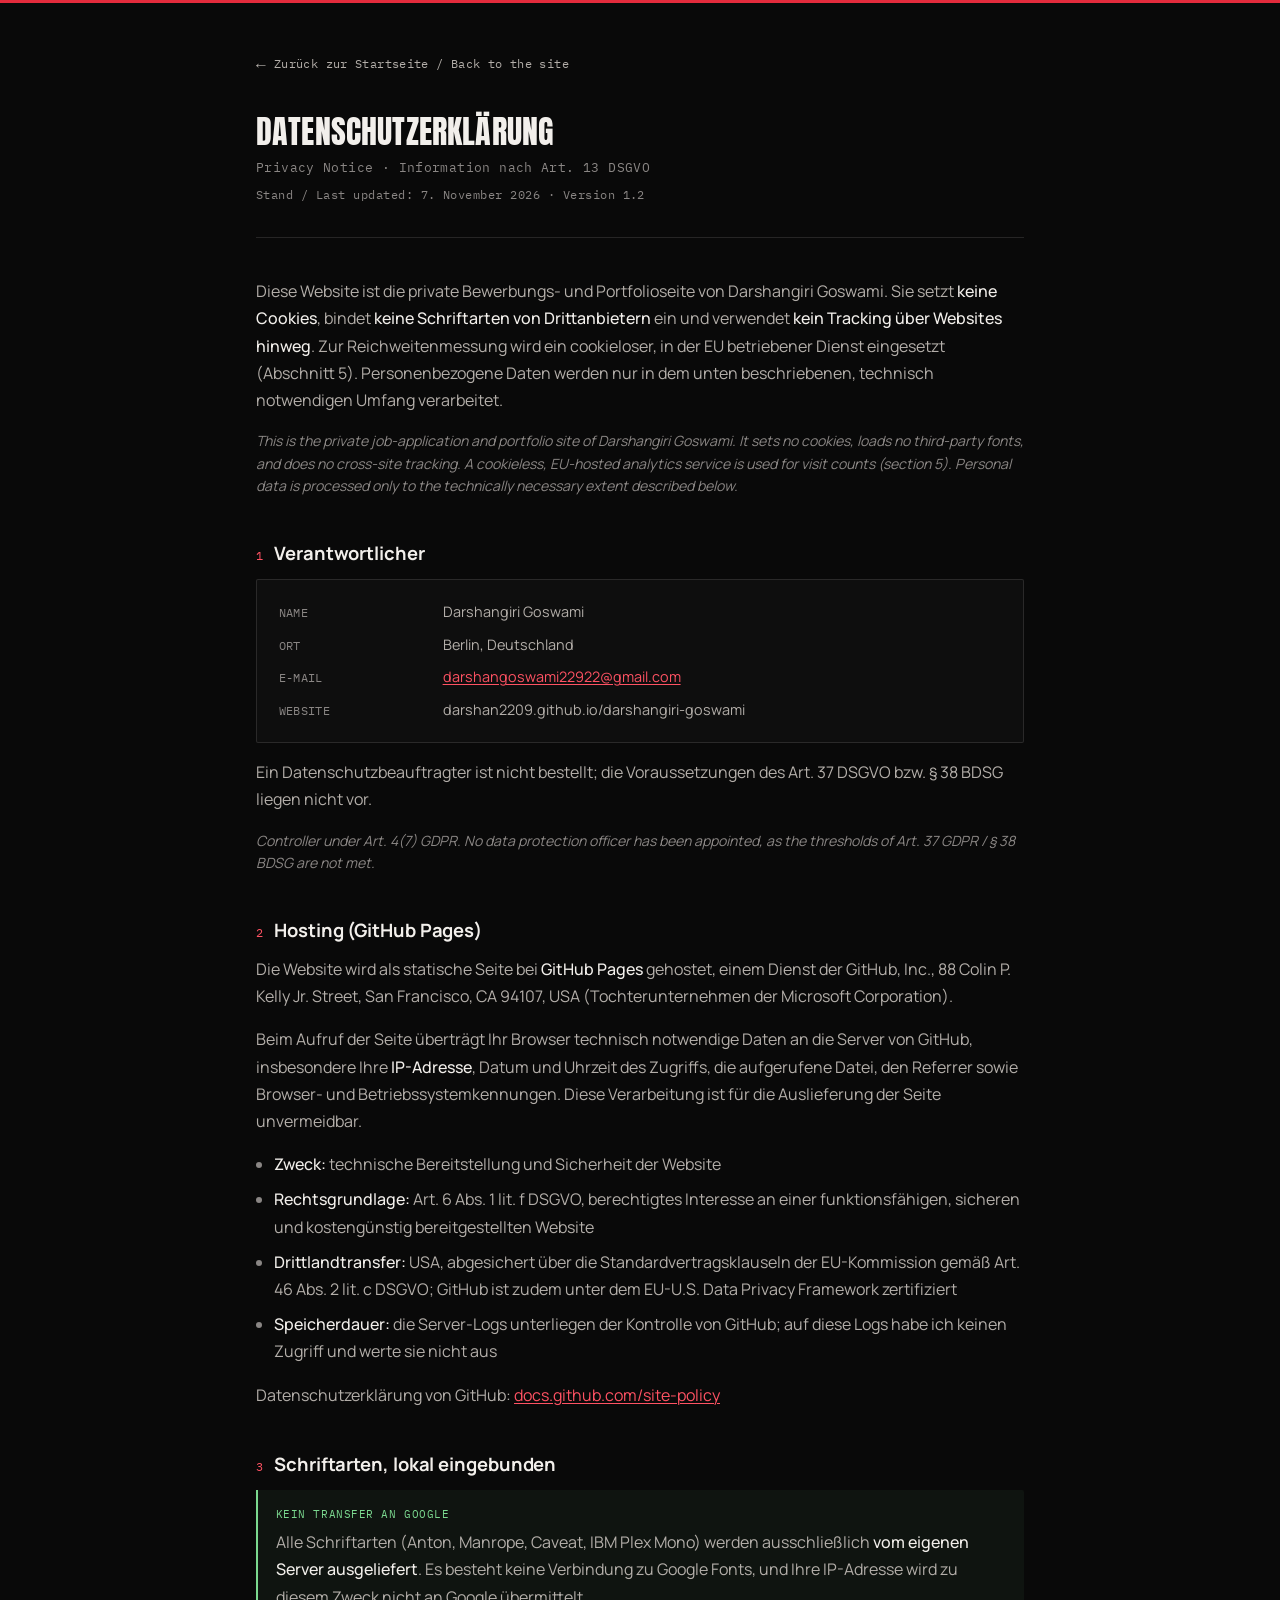
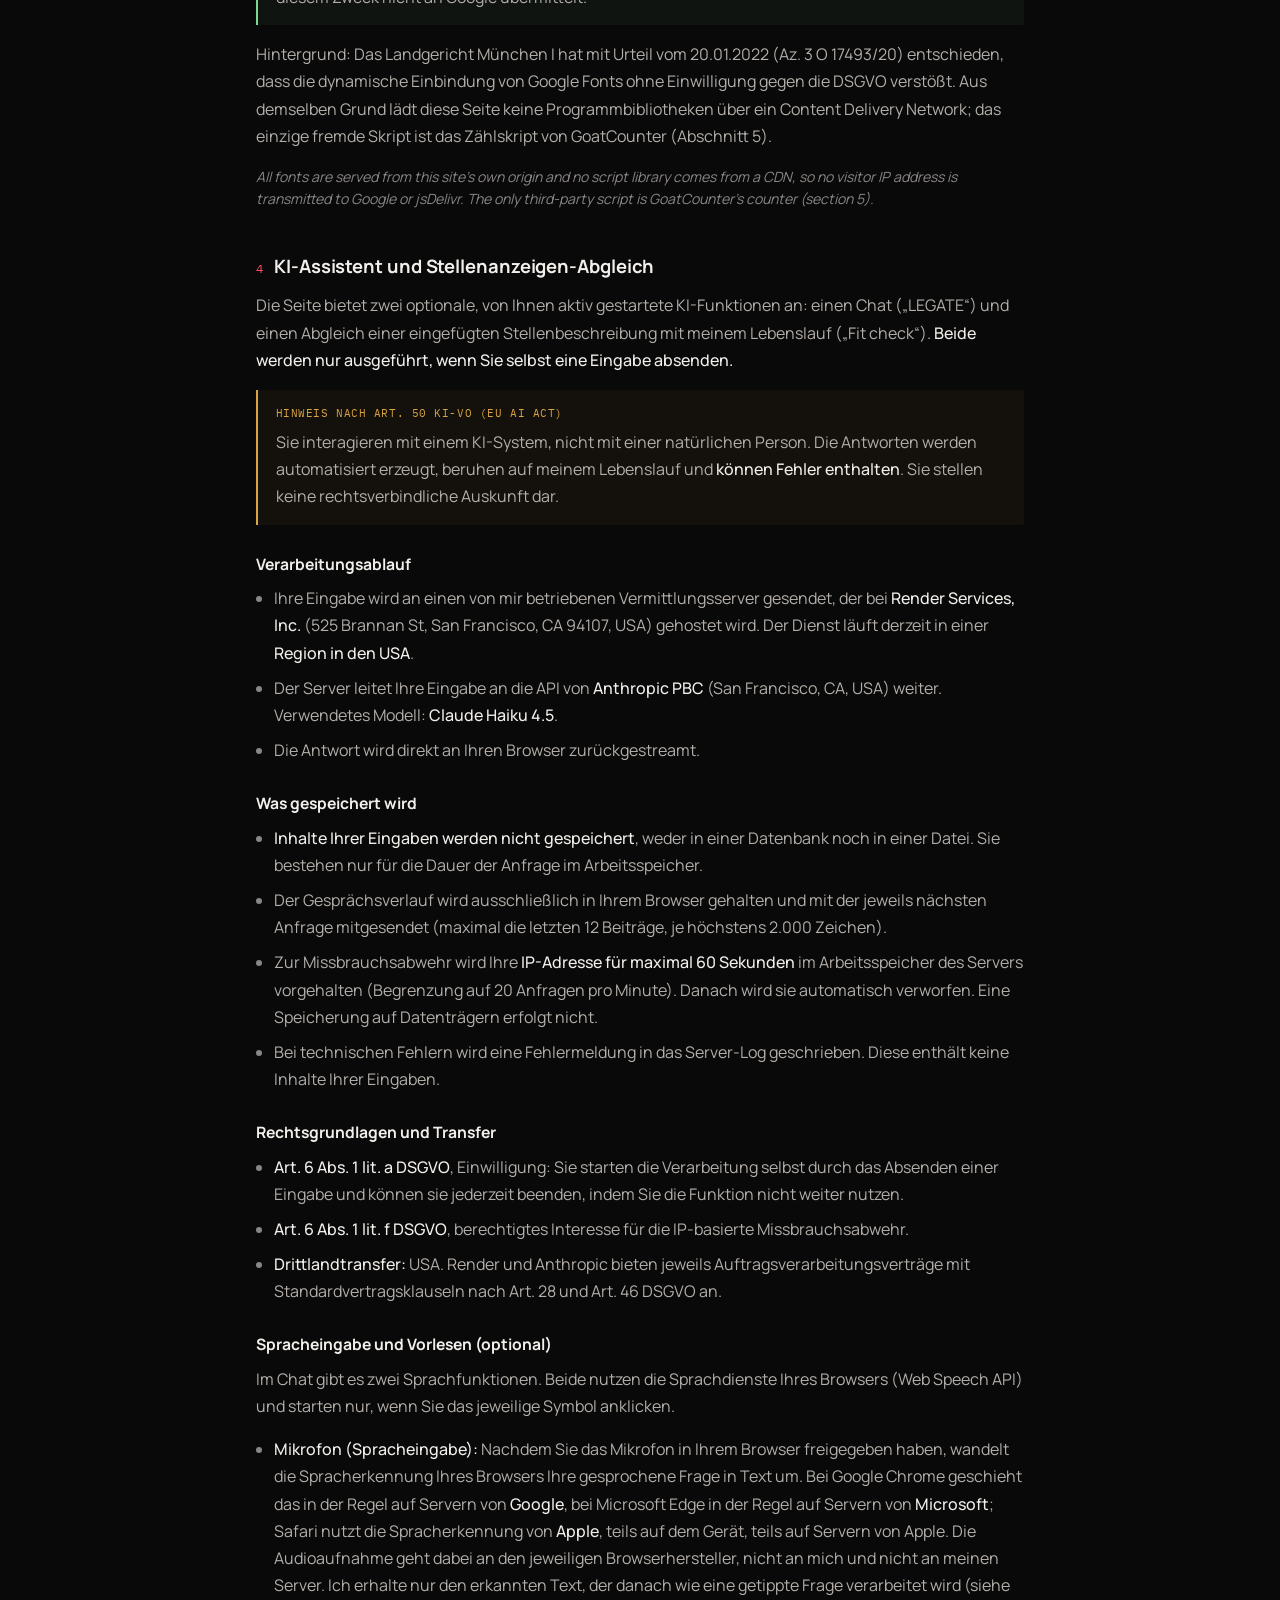
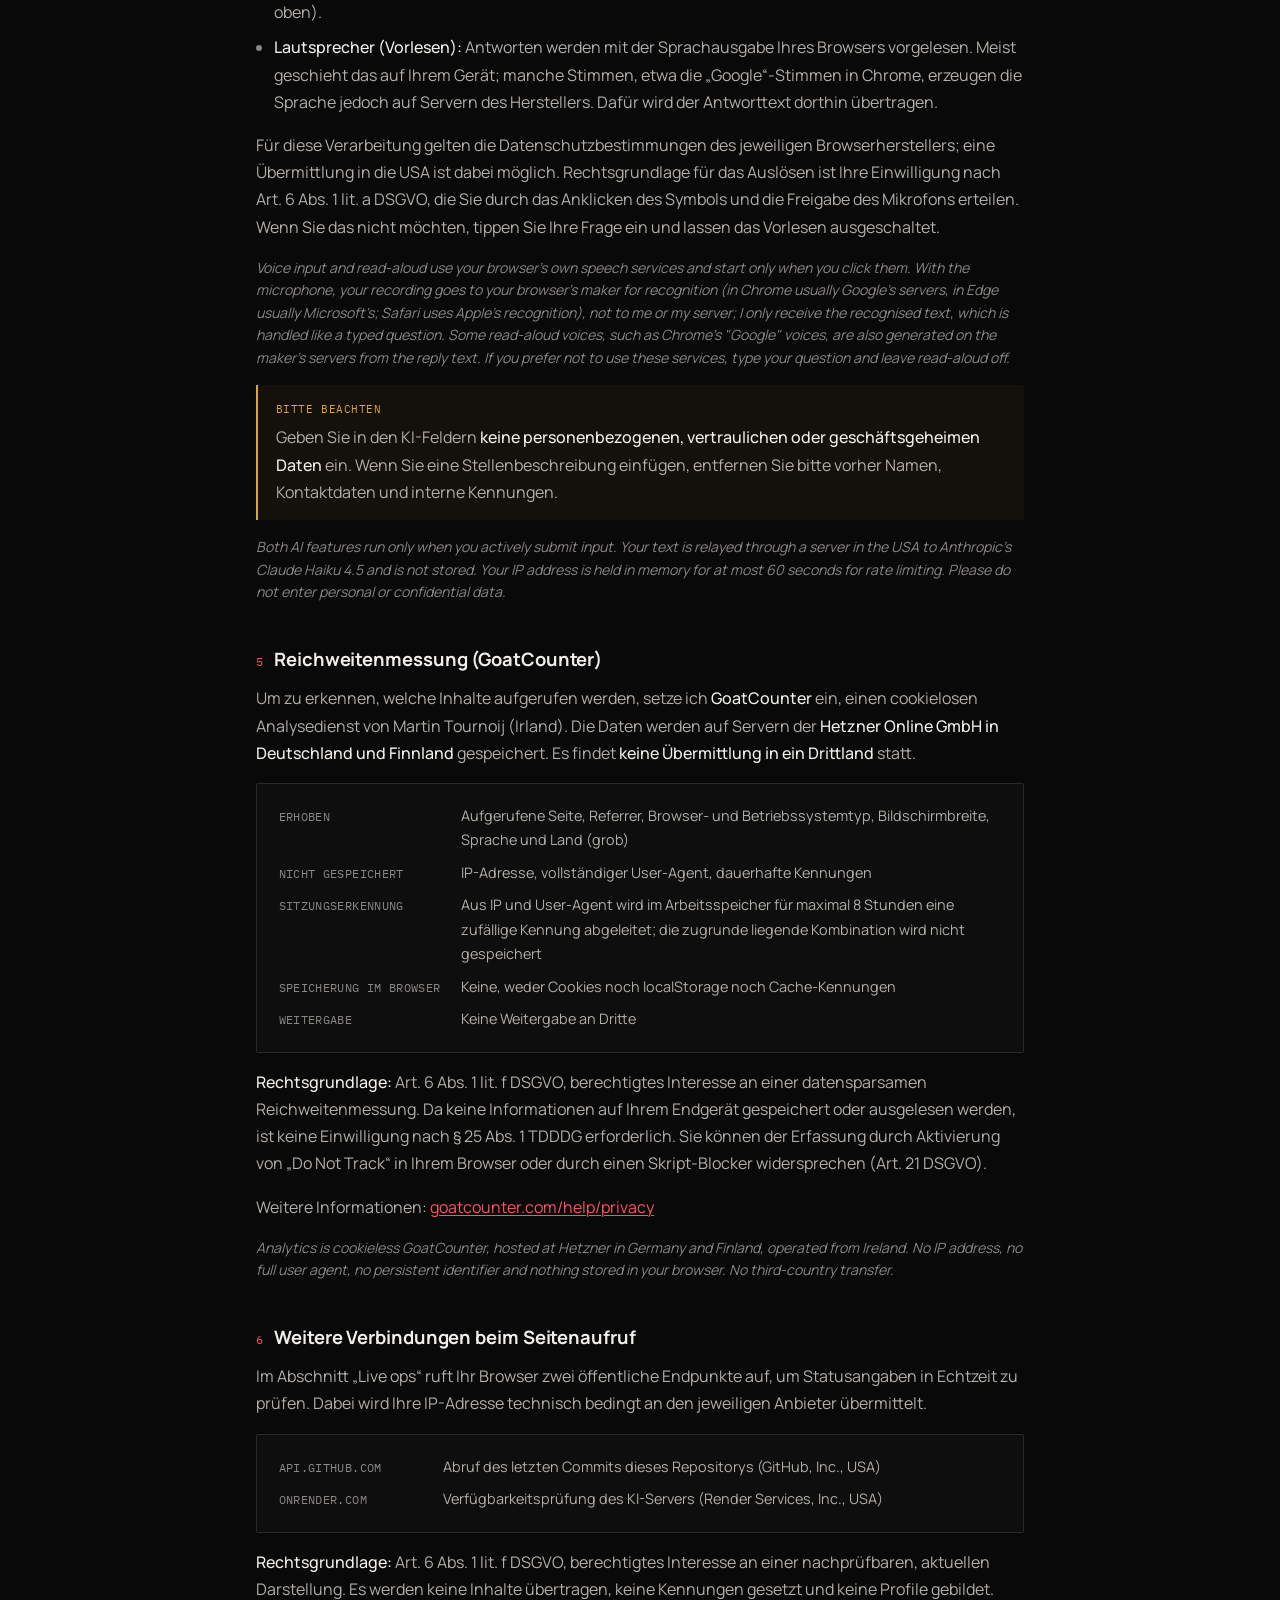
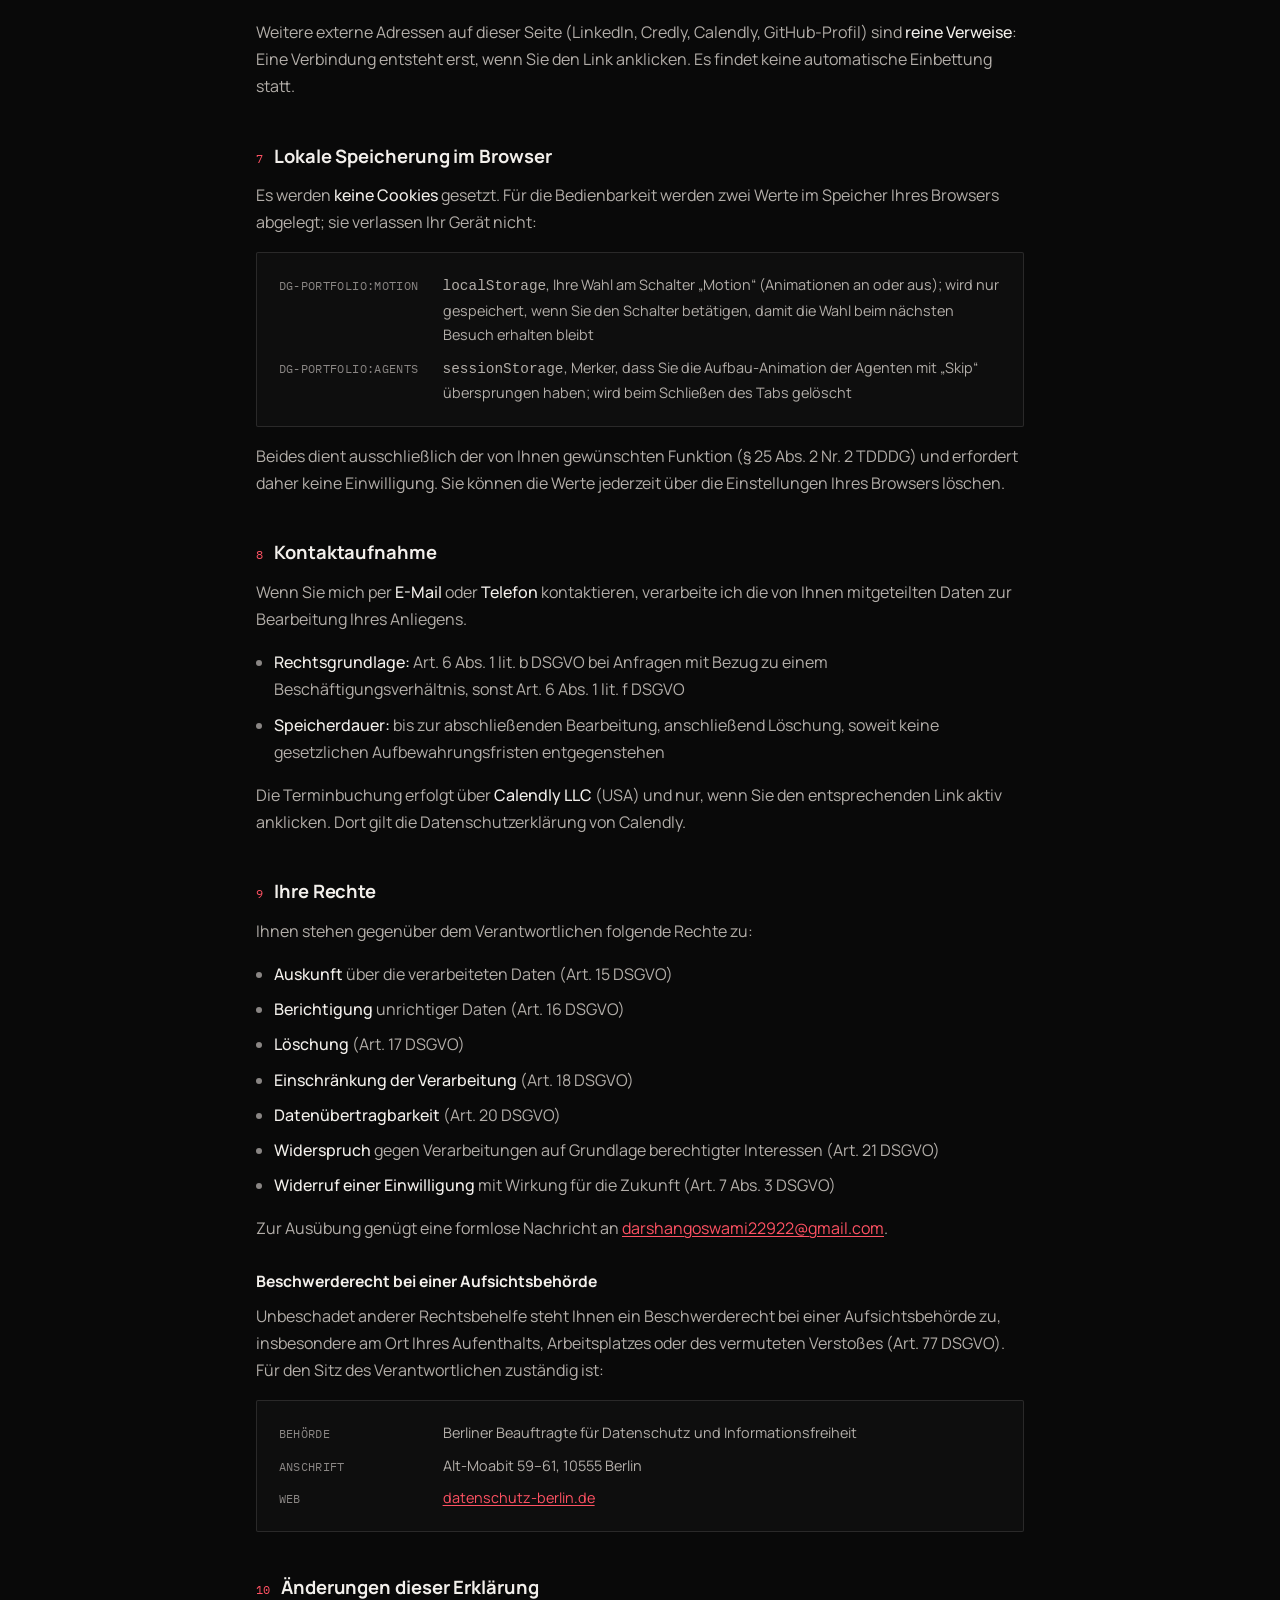
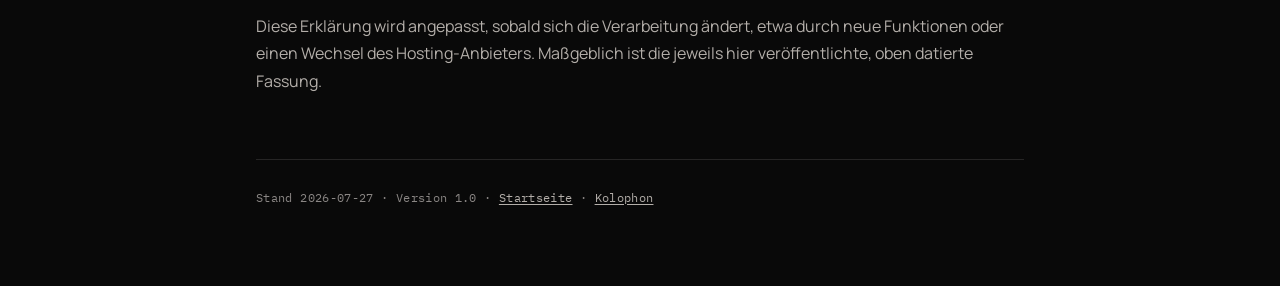
<file: datenschutz.html>
<!DOCTYPE html>
<html lang="de">
<head>
<meta charset="UTF-8" />
<meta name="viewport" content="width=device-width, initial-scale=1, viewport-fit=cover" />
<title>Datenschutzerklärung · Privacy Notice | Darshangiri Goswami</title>
<meta name="description" content="Datenschutzerklärung nach Art. 13 DSGVO für darshan2209.github.io/darshangiri-goswami, Hosting, KI-Assistent, eingesetzte Dienste und Betroffenenrechte." />
<meta name="robots" content="index,follow" />
<meta name="theme-color" content="#090909" />
<link rel="icon" href="assets/favicon.svg" type="image/svg+xml" />
<link rel="canonical" href="https://darshan2209.github.io/darshangiri-goswami/datenschutz.html" />

<!-- Fonts: self-hosted. No third-party font CDN. -->
<style>
@font-face{font-family:'Anton';font-style:normal;font-weight:400;font-display:swap;src:url('fonts/anton-latin-ext.woff2') format('woff2');unicode-range:U+0100-02BA, U+02BD-02C5, U+02C7-02CC, U+02CE-02D7, U+02DD-02FF, U+0304, U+0308, U+0329, U+1D00-1DBF, U+1E00-1E9F, U+1EF2-1EFF, U+2020, U+20A0-20AB, U+20AD-20C4, U+2113, U+2C60-2C7F, U+A720-A7FF}
@font-face{font-family:'Anton';font-style:normal;font-weight:400;font-display:swap;src:url('fonts/anton-latin.woff2') format('woff2');unicode-range:U+0000-00FF, U+0131, U+0152-0153, U+02BB-02BC, U+02C6, U+02DA, U+02DC, U+0304, U+0308, U+0329, U+2000-206F, U+20AC, U+2122, U+2191, U+2193, U+2212, U+2215, U+FEFF, U+FFFD}
@font-face{font-family:'Manrope';font-style:normal;font-weight:400 800;font-display:swap;src:url('fonts/manrope-latin-ext.woff2') format('woff2');unicode-range:U+0100-02BA, U+02BD-02C5, U+02C7-02CC, U+02CE-02D7, U+02DD-02FF, U+0304, U+0308, U+0329, U+1D00-1DBF, U+1E00-1E9F, U+1EF2-1EFF, U+2020, U+20A0-20AB, U+20AD-20C4, U+2113, U+2C60-2C7F, U+A720-A7FF}
@font-face{font-family:'Manrope';font-style:normal;font-weight:400 800;font-display:swap;src:url('fonts/manrope-latin.woff2') format('woff2');unicode-range:U+0000-00FF, U+0131, U+0152-0153, U+02BB-02BC, U+02C6, U+02DA, U+02DC, U+0304, U+0308, U+0329, U+2000-206F, U+20AC, U+2122, U+2191, U+2193, U+2212, U+2215, U+FEFF, U+FFFD}
@font-face{font-family:'IBM Plex Mono';font-style:normal;font-weight:400;font-display:swap;src:url('fonts/ibm-plex-mono-400-latin.woff2') format('woff2');unicode-range:U+0000-00FF, U+0131, U+0152-0153, U+02BB-02BC, U+02C6, U+02DA, U+02DC, U+0304, U+0308, U+0329, U+2000-206F, U+20AC, U+2122, U+2191, U+2193, U+2212, U+2215, U+FEFF, U+FFFD}

:root{
  --bg:#090909; --surface:#0e0e0e; --surface-2:#141414;
  --border:rgba(242,239,235,.12);
  --text:#f2efeb; --muted:#b3aea9; --faint:#8a8684;
  --accent:#ff5263; --ok:#7bd88f; --gold:#d9a441; --red:#ff5263;
  --r-sm:2px; --r:2px;
  --font-display:'Anton','Impact','Arial Narrow',sans-serif;
  --font-body:'Manrope',system-ui,-apple-system,'Segoe UI',Roboto,sans-serif;
  --font-mono:'IBM Plex Mono',ui-monospace,monospace;
}
*{box-sizing:border-box}
body::before{content:"";display:block;height:3px;background:#e32b3c}
html{-webkit-text-size-adjust:100%}
body{margin:0;background:var(--bg);color:var(--text);font-family:var(--font-body);
  font-size:1rem;line-height:1.7;font-weight:400;
  -webkit-font-smoothing:antialiased}
.wrap{max-width:52rem;margin:0 auto;padding:clamp(1.5rem,4vw,3rem) clamp(1.1rem,4vw,2rem) 5rem}

a{color:var(--accent);text-decoration:underline;text-underline-offset:2px;text-decoration-thickness:1px}
a:hover{color:#ff8a96}
a:focus-visible,button:focus-visible{outline:2px solid var(--accent);outline-offset:3px;border-radius:3px}

.back{display:inline-flex;align-items:center;gap:.5rem;font-family:var(--font-mono);font-size:.78rem;
  color:var(--muted);text-decoration:none;letter-spacing:.03em;margin-bottom:2.5rem}
.back:hover{color:var(--accent)}
.back span{font-size:1rem;line-height:1}

h1{font-family:var(--font-display);font-weight:400;font-size:clamp(2.1rem,1.5rem+2.4vw,3.2rem);
  line-height:1.04;margin:0 0 .6rem;letter-spacing:.005em;text-transform:uppercase}
.sub{font-family:var(--font-mono);font-size:.8rem;color:var(--faint);letter-spacing:.03em;margin:0 0 .35rem}
.stand{font-family:var(--font-mono);font-size:.75rem;color:var(--faint);letter-spacing:.04em;
  padding-bottom:2rem;border-bottom:1px solid var(--border);margin-bottom:2.5rem}

h2{font-family:var(--font-body);font-weight:700;font-size:1.15rem;line-height:1.3;
  margin:2.75rem 0 .85rem;letter-spacing:-.005em;display:flex;gap:.7rem;align-items:baseline}
h2 .n{font-family:var(--font-mono);font-size:.78rem;color:var(--accent);font-weight:400;flex:0 0 auto}
h3{font-family:var(--font-body);font-weight:700;font-size:.98rem;margin:1.6rem 0 .5rem;color:var(--text)}
p{margin:0 0 1rem;color:var(--muted)}
strong{color:var(--text);font-weight:500}
ul{margin:0 0 1rem;padding-left:1.15rem;color:var(--muted)}
li{margin-bottom:.5rem}
li::marker{color:var(--faint)}

.en{display:block;font-size:.88rem;color:var(--faint);font-style:italic;margin-top:.4rem;line-height:1.6}

.card{background:var(--surface);border:1px solid var(--border);border-radius:var(--r);
  padding:1.25rem 1.35rem;margin:0 0 1rem}
.card p:last-child,.card ul:last-child{margin-bottom:0}

dl{margin:0;display:grid;grid-template-columns:minmax(9rem,auto) 1fr;gap:.5rem 1.25rem;
  font-size:.9rem;align-items:baseline}
dt{font-family:var(--font-mono);font-size:.75rem;color:var(--faint);letter-spacing:.03em;
  text-transform:uppercase}
dd{margin:0;color:var(--muted)}
@media (max-width:34rem){dl{grid-template-columns:1fr;gap:.15rem}dd{margin-bottom:.75rem}}

.note{border-left:2px solid var(--gold);background:rgba(217,164,65,.05);
  padding:.9rem 1.1rem;border-radius:0 var(--r-sm) var(--r-sm) 0;margin:0 0 1rem}
.note p{color:var(--muted);margin:0}
.note b{color:var(--gold);font-family:var(--font-mono);font-size:.7rem;letter-spacing:.05em;
  text-transform:uppercase;display:block;margin-bottom:.35rem;font-weight:500}

.good{border-left-color:var(--ok);background:rgba(123,216,143,.05)}
.good b{color:var(--ok)}

footer{margin-top:4rem;padding-top:1.75rem;border-top:1px solid var(--border);
  font-family:var(--font-mono);font-size:.75rem;color:var(--faint);letter-spacing:.03em}
footer a{color:var(--muted)}
@media print{
  :root{--bg:#fff;--surface:#fff;--text:#111;--muted:#333;--faint:#555;--border:#ccc;--accent:#111}
  body::before,.back{display:none}
  a{color:#111}
}
</style>
</head>
<body>
<main class="wrap">

<a class="back" href="./"><span>&larr;</span> Zurück zur Startseite / Back to the site</a>

<h1>Datenschutzerklärung</h1>
<p class="sub">Privacy Notice · Information nach Art. 13 DSGVO</p>
<p class="stand">Stand / Last updated: 7. November 2026 · Version 1.2</p>

<p>Diese Website ist die private Bewerbungs- und Portfolioseite von Darshangiri Goswami.
Sie setzt <strong>keine Cookies</strong>, bindet <strong>keine Schriftarten von Drittanbietern</strong>
ein und verwendet <strong>kein Tracking über Websites hinweg</strong>. Zur Reichweitenmessung wird ein
cookieloser, in der EU betriebener Dienst eingesetzt (Abschnitt 5). Personenbezogene Daten werden nur
in dem unten beschriebenen, technisch notwendigen Umfang verarbeitet.</p>
<p class="en">This is the private job-application and portfolio site of Darshangiri Goswami. It sets no
cookies, loads no third-party fonts, and does no cross-site tracking. A cookieless, EU-hosted analytics
service is used for visit counts (section 5). Personal data is processed only to the technically
necessary extent described below.</p>


<h2><span class="n">1</span> Verantwortlicher</h2>
<div class="card">
  <dl>
    <dt>Name</dt><dd>Darshangiri Goswami</dd>
    <dt>Ort</dt><dd>Berlin, Deutschland</dd>
    <dt>E-Mail</dt><dd><a href="mailto:darshangoswami22922@gmail.com">darshangoswami22922@gmail.com</a></dd>
    <dt>Website</dt><dd>darshan2209.github.io/darshangiri-goswami</dd>
  </dl>
</div>
<p>Ein Datenschutzbeauftragter ist nicht bestellt; die Voraussetzungen des Art. 37 DSGVO
bzw. § 38 BDSG liegen nicht vor.</p>
<p class="en">Controller under Art. 4(7) GDPR. No data protection officer has been appointed, as the
thresholds of Art. 37 GDPR / § 38 BDSG are not met.</p>


<h2><span class="n">2</span> Hosting (GitHub Pages)</h2>
<p>Die Website wird als statische Seite bei <strong>GitHub Pages</strong> gehostet, einem Dienst der
GitHub, Inc., 88 Colin P. Kelly Jr. Street, San Francisco, CA 94107, USA (Tochterunternehmen der
Microsoft Corporation).</p>
<p>Beim Aufruf der Seite überträgt Ihr Browser technisch notwendige Daten an die Server von GitHub,
insbesondere Ihre <strong>IP-Adresse</strong>, Datum und Uhrzeit des Zugriffs, die aufgerufene Datei,
den Referrer sowie Browser- und Betriebssystemkennungen. Diese Verarbeitung ist für die Auslieferung
der Seite unvermeidbar.</p>
<ul>
  <li><strong>Zweck:</strong> technische Bereitstellung und Sicherheit der Website</li>
  <li><strong>Rechtsgrundlage:</strong> Art. 6 Abs. 1 lit. f DSGVO, berechtigtes Interesse an einer
      funktionsfähigen, sicheren und kostengünstig bereitgestellten Website</li>
  <li><strong>Drittlandtransfer:</strong> USA, abgesichert über die Standardvertragsklauseln der
      EU-Kommission gemäß Art. 46 Abs. 2 lit. c DSGVO; GitHub ist zudem unter dem
      EU-U.S. Data Privacy Framework zertifiziert</li>
  <li><strong>Speicherdauer:</strong> die Server-Logs unterliegen der Kontrolle von GitHub; auf
      diese Logs habe ich keinen Zugriff und werte sie nicht aus</li>
</ul>
<p>Datenschutzerklärung von GitHub:
<a href="https://docs.github.com/site-policy/privacy-policies/github-general-privacy-statement" target="_blank" rel="noopener">docs.github.com/site-policy</a></p>


<h2><span class="n">3</span> Schriftarten, lokal eingebunden</h2>
<div class="note good">
  <b>Kein Transfer an Google</b>
  <p>Alle Schriftarten (Anton, Manrope, Caveat, IBM Plex Mono) werden ausschließlich
  <strong>vom eigenen Server ausgeliefert</strong>. Es besteht keine Verbindung zu Google Fonts,
  und Ihre IP-Adresse wird zu diesem Zweck nicht an Google übermittelt.</p>
</div>
<p>Hintergrund: Das Landgericht München I hat mit Urteil vom 20.01.2022 (Az. 3 O 17493/20)
entschieden, dass die dynamische Einbindung von Google Fonts ohne Einwilligung gegen die DSGVO
verstößt. Aus demselben Grund lädt diese Seite keine Programmbibliotheken über ein Content Delivery
Network; das einzige fremde Skript ist das Zählskript von GoatCounter (Abschnitt 5).</p>
<p class="en">All fonts are served from this site's own origin and no script library comes from a CDN, so no
visitor IP address is transmitted to Google or jsDelivr. The only third-party script is GoatCounter's
counter (section 5).</p>


<h2><span class="n">4</span> KI-Assistent und Stellenanzeigen-Abgleich</h2>
<p>Die Seite bietet zwei optionale, von Ihnen aktiv gestartete KI-Funktionen an: einen Chat
(„LEGATE“) und einen Abgleich einer eingefügten Stellenbeschreibung mit meinem Lebenslauf
(„Fit check“). <strong>Beide werden nur ausgeführt, wenn Sie selbst eine Eingabe absenden.</strong></p>

<div class="note">
  <b>Hinweis nach Art. 50 KI-VO (EU AI Act)</b>
  <p>Sie interagieren mit einem KI-System, nicht mit einer natürlichen Person. Die Antworten werden
  automatisiert erzeugt, beruhen auf meinem Lebenslauf und <strong>können Fehler enthalten</strong>.
  Sie stellen keine rechtsverbindliche Auskunft dar.</p>
</div>

<h3>Verarbeitungsablauf</h3>
<ul>
  <li>Ihre Eingabe wird an einen von mir betriebenen Vermittlungsserver gesendet, der bei
      <strong>Render Services, Inc.</strong> (525 Brannan St, San Francisco, CA 94107, USA) gehostet
      wird. Der Dienst läuft derzeit in einer <strong>Region in den USA</strong>.</li>
  <li>Der Server leitet Ihre Eingabe an die API von <strong>Anthropic PBC</strong>
      (San Francisco, CA, USA) weiter. Verwendetes Modell: <strong>Claude Haiku 4.5</strong>.</li>
  <li>Die Antwort wird direkt an Ihren Browser zurückgestreamt.</li>
</ul>

<h3>Was gespeichert wird</h3>
<ul>
  <li><strong>Inhalte Ihrer Eingaben werden nicht gespeichert</strong>, weder in einer Datenbank
      noch in einer Datei. Sie bestehen nur für die Dauer der Anfrage im Arbeitsspeicher.</li>
  <li>Der Gesprächsverlauf wird ausschließlich in Ihrem Browser gehalten und mit der jeweils
      nächsten Anfrage mitgesendet (maximal die letzten 12 Beiträge, je höchstens 2.000 Zeichen).</li>
  <li>Zur Missbrauchsabwehr wird Ihre <strong>IP-Adresse für maximal 60 Sekunden</strong> im
      Arbeitsspeicher des Servers vorgehalten (Begrenzung auf 20 Anfragen pro Minute). Danach wird
      sie automatisch verworfen. Eine Speicherung auf Datenträgern erfolgt nicht.</li>
  <li>Bei technischen Fehlern wird eine Fehlermeldung in das Server-Log geschrieben. Diese enthält
      keine Inhalte Ihrer Eingaben.</li>
</ul>

<h3>Rechtsgrundlagen und Transfer</h3>
<ul>
  <li><strong>Art. 6 Abs. 1 lit. a DSGVO</strong>, Einwilligung: Sie starten die Verarbeitung
      selbst durch das Absenden einer Eingabe und können sie jederzeit beenden, indem Sie die
      Funktion nicht weiter nutzen.</li>
  <li><strong>Art. 6 Abs. 1 lit. f DSGVO</strong>, berechtigtes Interesse für die
      IP-basierte Missbrauchsabwehr.</li>
  <li><strong>Drittlandtransfer:</strong> USA. Render und Anthropic bieten jeweils
      Auftragsverarbeitungsverträge mit Standardvertragsklauseln nach Art. 28 und Art. 46 DSGVO an.</li>
</ul>

<h3>Spracheingabe und Vorlesen (optional)</h3>
<p>Im Chat gibt es zwei Sprachfunktionen. Beide nutzen die Sprachdienste Ihres Browsers (Web Speech
API) und starten nur, wenn Sie das jeweilige Symbol anklicken.</p>
<ul>
  <li><strong>Mikrofon (Spracheingabe):</strong> Nachdem Sie das Mikrofon in Ihrem Browser freigegeben
      haben, wandelt die Spracherkennung Ihres Browsers Ihre gesprochene Frage in Text um. Bei Google
      Chrome geschieht das in der Regel auf Servern von <strong>Google</strong>, bei Microsoft Edge in
      der Regel auf Servern von <strong>Microsoft</strong>; Safari nutzt die Spracherkennung von
      <strong>Apple</strong>, teils auf dem Gerät, teils auf Servern von Apple. Die Audioaufnahme geht
      dabei an den jeweiligen Browserhersteller, nicht an mich und nicht an meinen Server. Ich erhalte
      nur den erkannten Text, der danach wie eine getippte Frage verarbeitet wird (siehe oben).</li>
  <li><strong>Lautsprecher (Vorlesen):</strong> Antworten werden mit der Sprachausgabe Ihres Browsers
      vorgelesen. Meist geschieht das auf Ihrem Gerät; manche Stimmen, etwa die „Google“-Stimmen in
      Chrome, erzeugen die Sprache jedoch auf Servern des Herstellers. Dafür wird der Antworttext
      dorthin übertragen.</li>
</ul>
<p>Für diese Verarbeitung gelten die Datenschutzbestimmungen des jeweiligen Browserherstellers; eine
Übermittlung in die USA ist dabei möglich. Rechtsgrundlage für das Auslösen ist Ihre Einwilligung nach
Art. 6 Abs. 1 lit. a DSGVO, die Sie durch das Anklicken des Symbols und die Freigabe des Mikrofons
erteilen. Wenn Sie das nicht möchten, tippen Sie Ihre Frage ein und lassen das Vorlesen ausgeschaltet.</p>
<p class="en">Voice input and read-aloud use your browser's own speech services and start only when you
click them. With the microphone, your recording goes to your browser's maker for recognition (in Chrome
usually Google's servers, in Edge usually Microsoft's; Safari uses Apple's recognition), not to me or my
server; I only receive the recognised text, which is handled like a typed question. Some read-aloud
voices, such as Chrome's "Google" voices, are also generated on the maker's servers from the reply text.
If you prefer not to use these services, type your question and leave read-aloud off.</p>

<div class="note">
  <b>Bitte beachten</b>
  <p>Geben Sie in den KI-Feldern <strong>keine personenbezogenen, vertraulichen oder
  geschäftsgeheimen Daten</strong> ein. Wenn Sie eine Stellenbeschreibung einfügen, entfernen Sie
  bitte vorher Namen, Kontaktdaten und interne Kennungen.</p>
</div>
<p class="en">Both AI features run only when you actively submit input. Your text is relayed through a
server in the USA to Anthropic's Claude Haiku 4.5 and is not stored. Your IP address is held in memory
for at most 60 seconds for rate limiting. Please do not enter personal or confidential data.</p>


<h2><span class="n">5</span> Reichweitenmessung (GoatCounter)</h2>
<p>Um zu erkennen, welche Inhalte aufgerufen werden, setze ich <strong>GoatCounter</strong> ein, einen
cookielosen Analysedienst von Martin Tournoij (Irland). Die Daten werden auf Servern der
<strong>Hetzner Online GmbH in Deutschland und Finnland</strong> gespeichert. Es findet
<strong>keine Übermittlung in ein Drittland</strong> statt.</p>
<div class="card">
  <dl>
    <dt>Erhoben</dt><dd>Aufgerufene Seite, Referrer, Browser- und Betriebssystemtyp, Bildschirmbreite,
        Sprache und Land (grob)</dd>
    <dt>Nicht gespeichert</dt><dd>IP-Adresse, vollständiger User-Agent, dauerhafte Kennungen</dd>
    <dt>Sitzungserkennung</dt><dd>Aus IP und User-Agent wird im Arbeitsspeicher für maximal 8 Stunden
        eine zufällige Kennung abgeleitet; die zugrunde liegende Kombination wird nicht gespeichert</dd>
    <dt>Speicherung im Browser</dt><dd>Keine, weder Cookies noch localStorage noch Cache-Kennungen</dd>
    <dt>Weitergabe</dt><dd>Keine Weitergabe an Dritte</dd>
  </dl>
</div>
<p><strong>Rechtsgrundlage:</strong> Art. 6 Abs. 1 lit. f DSGVO, berechtigtes Interesse an einer
datensparsamen Reichweitenmessung. Da keine Informationen auf Ihrem Endgerät gespeichert oder ausgelesen
werden, ist keine Einwilligung nach § 25 Abs. 1 TDDDG erforderlich. Sie können der Erfassung durch
Aktivierung von „Do Not Track“ in Ihrem Browser oder durch einen Skript-Blocker widersprechen
(Art. 21 DSGVO).</p>
<p>Weitere Informationen:
<a href="https://www.goatcounter.com/help/privacy" target="_blank" rel="noopener">goatcounter.com/help/privacy</a></p>
<p class="en">Analytics is cookieless GoatCounter, hosted at Hetzner in Germany and Finland, operated
from Ireland. No IP address, no full user agent, no persistent identifier and nothing stored in your
browser. No third-country transfer.</p>


<h2><span class="n">6</span> Weitere Verbindungen beim Seitenaufruf</h2>
<p>Im Abschnitt „Live ops“ ruft Ihr Browser zwei öffentliche Endpunkte auf, um Statusangaben in
Echtzeit zu prüfen. Dabei wird Ihre IP-Adresse technisch bedingt an den jeweiligen Anbieter
übermittelt.</p>
<div class="card">
  <dl>
    <dt>api.github.com</dt>
    <dd>Abruf des letzten Commits dieses Repositorys (GitHub, Inc., USA)</dd>
    <dt>onrender.com</dt>
    <dd>Verfügbarkeitsprüfung des KI-Servers (Render Services, Inc., USA)</dd>
  </dl>
</div>
<p><strong>Rechtsgrundlage:</strong> Art. 6 Abs. 1 lit. f DSGVO, berechtigtes Interesse an einer
nachprüfbaren, aktuellen Darstellung. Es werden keine Inhalte übertragen, keine Kennungen gesetzt
und keine Profile gebildet.</p>
<p>Weitere externe Adressen auf dieser Seite (LinkedIn, Credly, Calendly, GitHub-Profil) sind
<strong>reine Verweise</strong>: Eine Verbindung entsteht erst, wenn Sie den Link anklicken. Es
findet keine automatische Einbettung statt.</p>


<h2><span class="n">7</span> Lokale Speicherung im Browser</h2>
<p>Es werden <strong>keine Cookies</strong> gesetzt. Für die Bedienbarkeit werden zwei Werte im
Speicher Ihres Browsers abgelegt; sie verlassen Ihr Gerät nicht:</p>
<div class="card">
  <dl>
    <dt>dg-portfolio:motion</dt>
    <dd><code>localStorage</code>, Ihre Wahl am Schalter „Motion“ (Animationen an oder aus); wird
        nur gespeichert, wenn Sie den Schalter betätigen, damit die Wahl beim nächsten Besuch erhalten
        bleibt</dd>
    <dt>dg-portfolio:agents</dt>
    <dd><code>sessionStorage</code>, Merker, dass Sie die Aufbau-Animation der Agenten mit „Skip“
        übersprungen haben; wird beim Schließen des Tabs gelöscht</dd>
  </dl>
</div>
<p>Beides dient ausschließlich der von Ihnen gewünschten Funktion (§ 25 Abs. 2 Nr. 2 TDDDG) und
erfordert daher keine Einwilligung. Sie können die Werte jederzeit über die Einstellungen Ihres
Browsers löschen.</p>


<h2><span class="n">8</span> Kontaktaufnahme</h2>
<p>Wenn Sie mich per <strong>E-Mail</strong> oder <strong>Telefon</strong> kontaktieren, verarbeite
ich die von Ihnen mitgeteilten Daten zur Bearbeitung Ihres Anliegens.</p>
<ul>
  <li><strong>Rechtsgrundlage:</strong> Art. 6 Abs. 1 lit. b DSGVO bei Anfragen mit Bezug zu einem
      Beschäftigungsverhältnis, sonst Art. 6 Abs. 1 lit. f DSGVO</li>
  <li><strong>Speicherdauer:</strong> bis zur abschließenden Bearbeitung, anschließend Löschung,
      soweit keine gesetzlichen Aufbewahrungsfristen entgegenstehen</li>
</ul>
<p>Die Terminbuchung erfolgt über <strong>Calendly LLC</strong> (USA) und nur, wenn Sie den
entsprechenden Link aktiv anklicken. Dort gilt die Datenschutzerklärung von Calendly.</p>


<h2><span class="n">9</span> Ihre Rechte</h2>
<p>Ihnen stehen gegenüber dem Verantwortlichen folgende Rechte zu:</p>
<ul>
  <li><strong>Auskunft</strong> über die verarbeiteten Daten (Art. 15 DSGVO)</li>
  <li><strong>Berichtigung</strong> unrichtiger Daten (Art. 16 DSGVO)</li>
  <li><strong>Löschung</strong> (Art. 17 DSGVO)</li>
  <li><strong>Einschränkung der Verarbeitung</strong> (Art. 18 DSGVO)</li>
  <li><strong>Datenübertragbarkeit</strong> (Art. 20 DSGVO)</li>
  <li><strong>Widerspruch</strong> gegen Verarbeitungen auf Grundlage berechtigter Interessen
      (Art. 21 DSGVO)</li>
  <li><strong>Widerruf einer Einwilligung</strong> mit Wirkung für die Zukunft (Art. 7 Abs. 3 DSGVO)</li>
</ul>
<p>Zur Ausübung genügt eine formlose Nachricht an
<a href="mailto:darshangoswami22922@gmail.com">darshangoswami22922@gmail.com</a>.</p>

<h3>Beschwerderecht bei einer Aufsichtsbehörde</h3>
<p>Unbeschadet anderer Rechtsbehelfe steht Ihnen ein Beschwerderecht bei einer Aufsichtsbehörde zu,
insbesondere am Ort Ihres Aufenthalts, Arbeitsplatzes oder des vermuteten Verstoßes
(Art. 77 DSGVO). Für den Sitz des Verantwortlichen zuständig ist:</p>
<div class="card">
  <dl>
    <dt>Behörde</dt><dd>Berliner Beauftragte für Datenschutz und Informationsfreiheit</dd>
    <dt>Anschrift</dt><dd>Alt-Moabit 59–61, 10555 Berlin</dd>
    <dt>Web</dt><dd><a href="https://www.datenschutz-berlin.de" target="_blank" rel="noopener">datenschutz-berlin.de</a></dd>
  </dl>
</div>


<h2><span class="n">10</span> Änderungen dieser Erklärung</h2>
<p>Diese Erklärung wird angepasst, sobald sich die Verarbeitung ändert, etwa durch neue Funktionen
oder einen Wechsel des Hosting-Anbieters. Maßgeblich ist die jeweils hier veröffentlichte,
oben datierte Fassung.</p>

<footer>
  Stand 2026-07-27 · Version 1.0 ·
  <a href="./">Startseite</a> ·
  <a href="kolophon.html">Kolophon</a>
</footer>

</main>
</body>
</html>
</file>
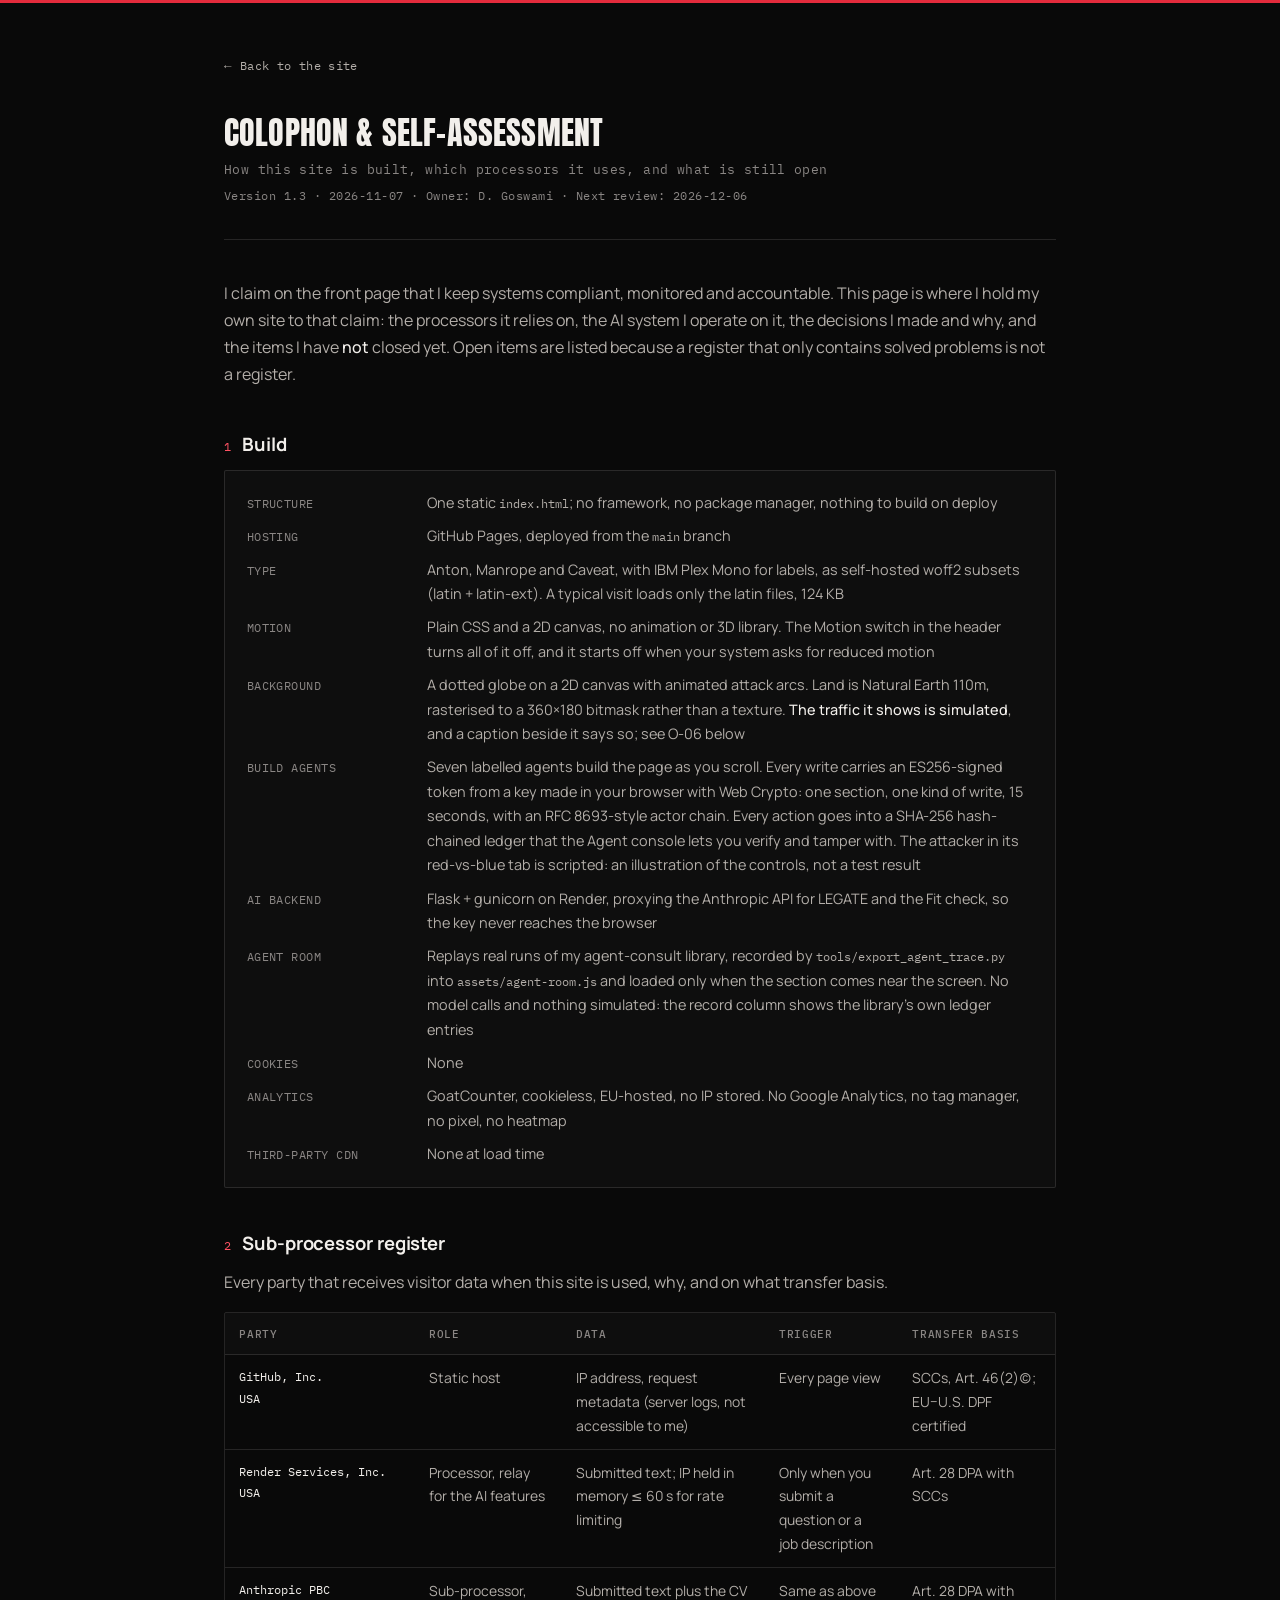
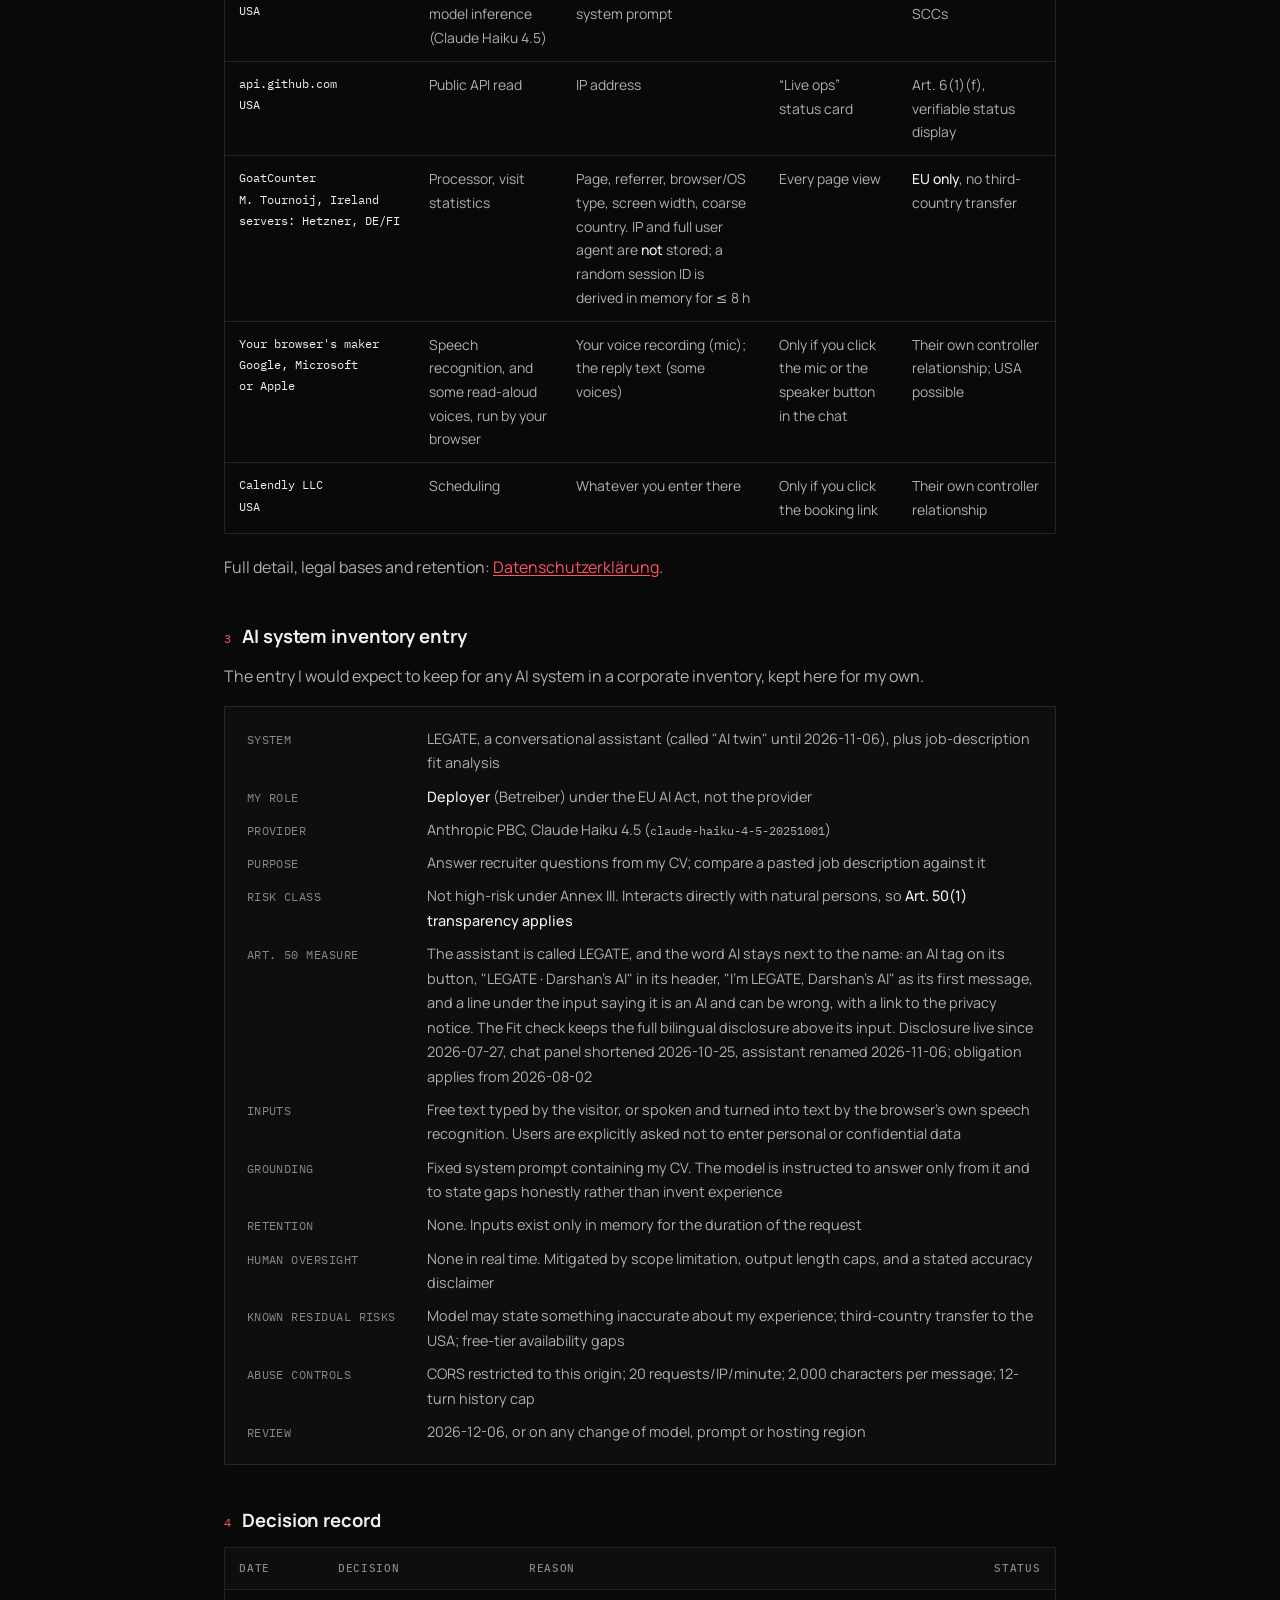
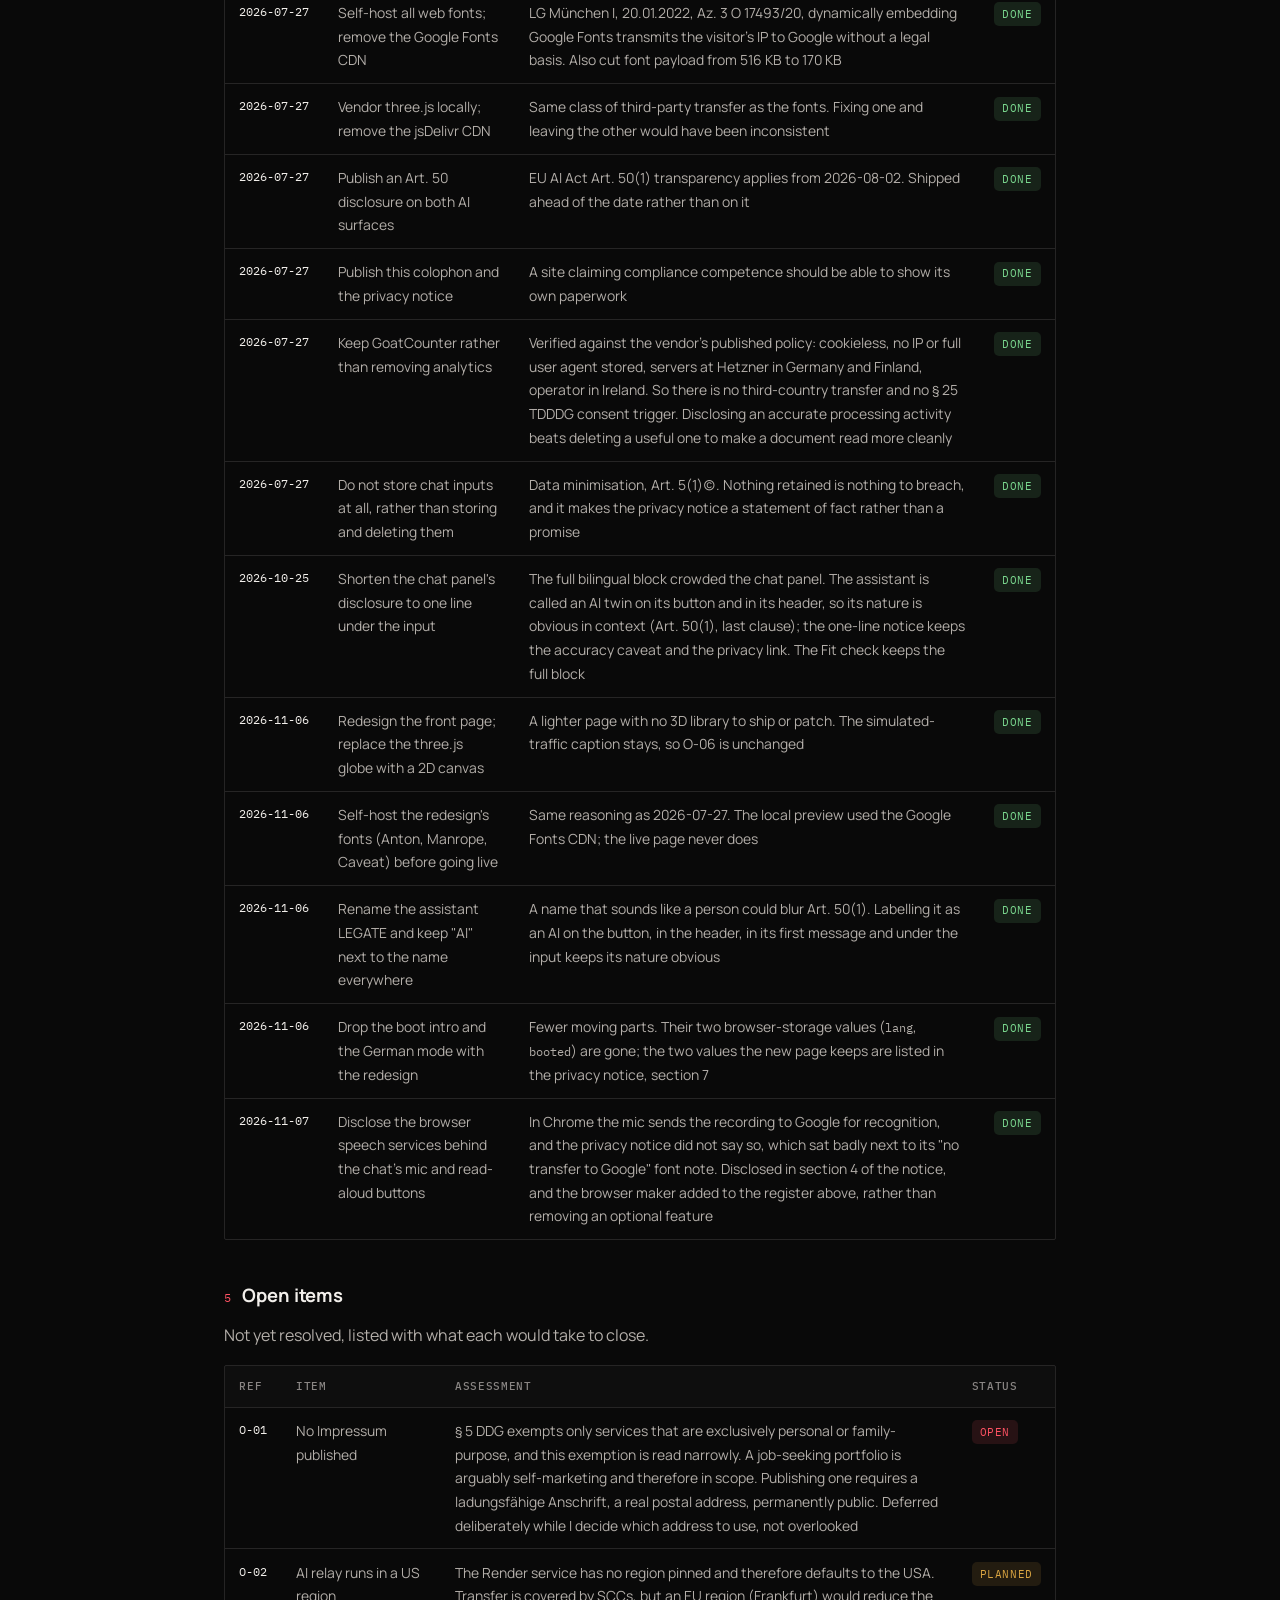
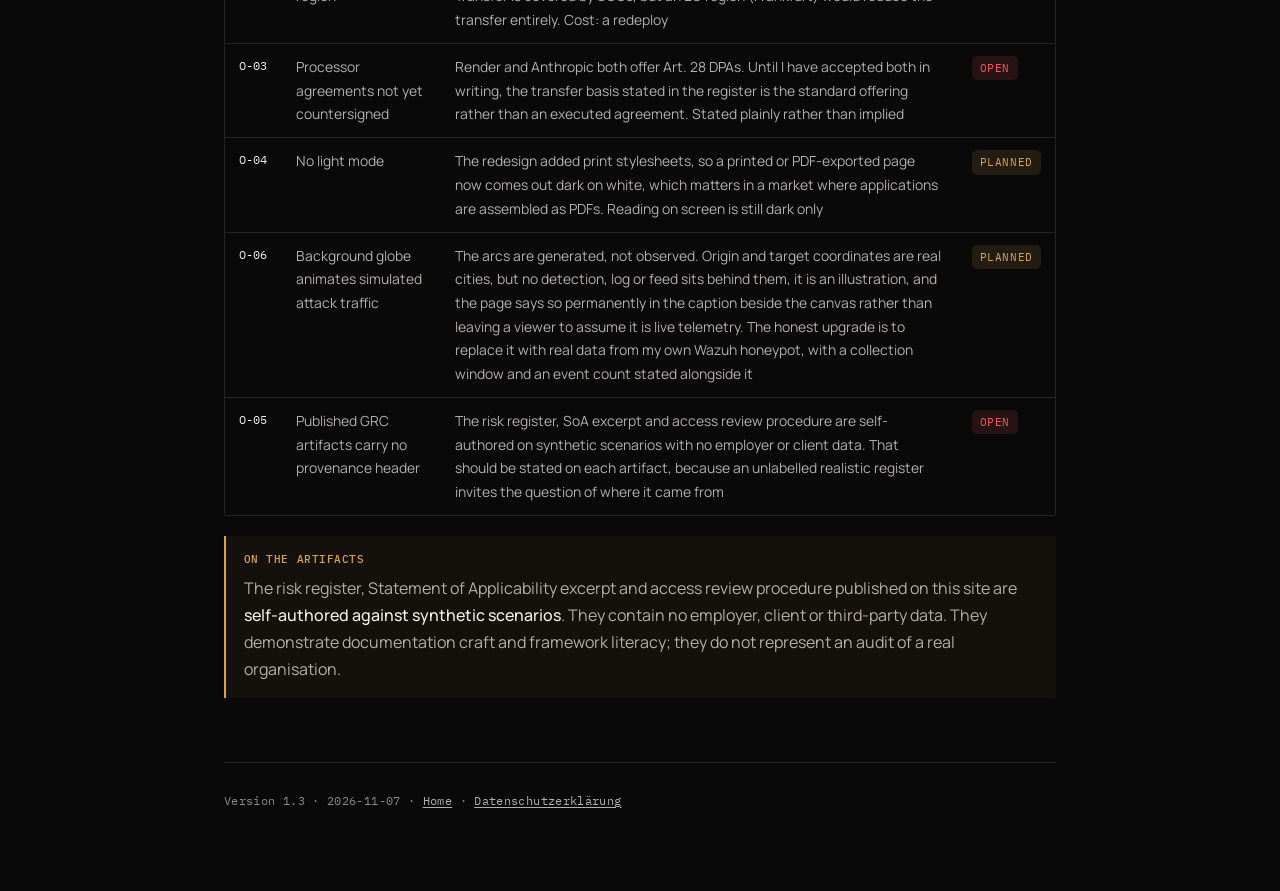
<file: kolophon.html>
<!DOCTYPE html>
<html lang="en">
<head>
<meta charset="UTF-8" />
<meta name="viewport" content="width=device-width, initial-scale=1, viewport-fit=cover" />
<title>Colophon &amp; self-assessment | Darshangiri Goswami</title>
<meta name="description" content="How this site is built and governed: sub-processor register, AI system inventory entry under the EU AI Act, decision record and open items." />
<meta name="robots" content="index,follow" />
<meta name="theme-color" content="#090909" />
<link rel="icon" href="assets/favicon.svg" type="image/svg+xml" />
<link rel="canonical" href="https://darshan2209.github.io/darshangiri-goswami/kolophon.html" />

<!-- Fonts: self-hosted. No third-party font CDN. -->
<style>
@font-face{font-family:'Anton';font-style:normal;font-weight:400;font-display:swap;src:url('fonts/anton-latin-ext.woff2') format('woff2');unicode-range:U+0100-02BA, U+02BD-02C5, U+02C7-02CC, U+02CE-02D7, U+02DD-02FF, U+0304, U+0308, U+0329, U+1D00-1DBF, U+1E00-1E9F, U+1EF2-1EFF, U+2020, U+20A0-20AB, U+20AD-20C4, U+2113, U+2C60-2C7F, U+A720-A7FF}
@font-face{font-family:'Anton';font-style:normal;font-weight:400;font-display:swap;src:url('fonts/anton-latin.woff2') format('woff2');unicode-range:U+0000-00FF, U+0131, U+0152-0153, U+02BB-02BC, U+02C6, U+02DA, U+02DC, U+0304, U+0308, U+0329, U+2000-206F, U+20AC, U+2122, U+2191, U+2193, U+2212, U+2215, U+FEFF, U+FFFD}
@font-face{font-family:'Manrope';font-style:normal;font-weight:400 800;font-display:swap;src:url('fonts/manrope-latin-ext.woff2') format('woff2');unicode-range:U+0100-02BA, U+02BD-02C5, U+02C7-02CC, U+02CE-02D7, U+02DD-02FF, U+0304, U+0308, U+0329, U+1D00-1DBF, U+1E00-1E9F, U+1EF2-1EFF, U+2020, U+20A0-20AB, U+20AD-20C4, U+2113, U+2C60-2C7F, U+A720-A7FF}
@font-face{font-family:'Manrope';font-style:normal;font-weight:400 800;font-display:swap;src:url('fonts/manrope-latin.woff2') format('woff2');unicode-range:U+0000-00FF, U+0131, U+0152-0153, U+02BB-02BC, U+02C6, U+02DA, U+02DC, U+0304, U+0308, U+0329, U+2000-206F, U+20AC, U+2122, U+2191, U+2193, U+2212, U+2215, U+FEFF, U+FFFD}
@font-face{font-family:'IBM Plex Mono';font-style:normal;font-weight:400;font-display:swap;src:url('fonts/ibm-plex-mono-400-latin.woff2') format('woff2');unicode-range:U+0000-00FF, U+0131, U+0152-0153, U+02BB-02BC, U+02C6, U+02DA, U+02DC, U+0304, U+0308, U+0329, U+2000-206F, U+20AC, U+2122, U+2191, U+2193, U+2212, U+2215, U+FEFF, U+FFFD}
@font-face{font-family:'IBM Plex Mono';font-style:normal;font-weight:500;font-display:swap;src:url('fonts/ibm-plex-mono-500-latin.woff2') format('woff2');unicode-range:U+0000-00FF, U+0131, U+0152-0153, U+02BB-02BC, U+02C6, U+02DA, U+02DC, U+0304, U+0308, U+0329, U+2000-206F, U+20AC, U+2122, U+2191, U+2193, U+2212, U+2215, U+FEFF, U+FFFD}

:root{
  --bg:#090909; --surface:#0e0e0e;
  --border:rgba(242,239,235,.12);
  --text:#f2efeb; --muted:#b3aea9; --faint:#8a8684;
  --accent:#ff5263; --ok:#7bd88f; --gold:#d9a441; --red:#ff5263;
  --r-sm:2px; --r:2px;
  --font-display:'Anton','Impact','Arial Narrow',sans-serif;
  --font-body:'Manrope',system-ui,-apple-system,'Segoe UI',Roboto,sans-serif;
  --font-mono:'IBM Plex Mono',ui-monospace,monospace;
}
*{box-sizing:border-box}
body::before{content:"";display:block;height:3px;background:#e32b3c}
html{-webkit-text-size-adjust:100%}
body{margin:0;background:var(--bg);color:var(--text);font-family:var(--font-body);
  font-size:1rem;line-height:1.7;font-weight:400;-webkit-font-smoothing:antialiased}
.wrap{max-width:56rem;margin:0 auto;padding:clamp(1.5rem,4vw,3rem) clamp(1.1rem,4vw,2rem) 5rem}

a{color:var(--accent);text-decoration:underline;text-underline-offset:2px;text-decoration-thickness:1px}
a:hover{color:#ff8a96}
a:focus-visible{outline:2px solid var(--accent);outline-offset:3px;border-radius:3px}

.back{display:inline-flex;align-items:center;gap:.5rem;font-family:var(--font-mono);font-size:.78rem;
  color:var(--muted);text-decoration:none;letter-spacing:.03em;margin-bottom:2.5rem}
.back:hover{color:var(--accent)}

h1{font-family:var(--font-display);font-weight:400;font-size:clamp(2.1rem,1.5rem+2.4vw,3.2rem);
  line-height:1.04;margin:0 0 .6rem;letter-spacing:.005em;text-transform:uppercase}
.sub{font-family:var(--font-mono);font-size:.8rem;color:var(--faint);letter-spacing:.03em;margin:0 0 .35rem}
.stand{font-family:var(--font-mono);font-size:.75rem;color:var(--faint);letter-spacing:.04em;
  padding-bottom:2rem;border-bottom:1px solid var(--border);margin-bottom:2.5rem}

h2{font-family:var(--font-body);font-weight:700;font-size:1.15rem;line-height:1.3;
  margin:2.75rem 0 .85rem;letter-spacing:-.005em;display:flex;gap:.7rem;align-items:baseline}
h2 .n{font-family:var(--font-mono);font-size:.78rem;color:var(--accent);font-weight:400;flex:0 0 auto}
p{margin:0 0 1rem;color:var(--muted)}
strong{color:var(--text);font-weight:500}
ul{margin:0 0 1rem;padding-left:1.15rem;color:var(--muted)}
li{margin-bottom:.5rem}
li::marker{color:var(--faint)}
code{font-family:var(--font-mono);font-size:.85em;color:var(--muted)}

.scroll{overflow-x:auto;margin:0 0 1.25rem;border:1px solid var(--border);border-radius:var(--r)}
table{border-collapse:collapse;width:100%;min-width:38rem;font-size:.87rem}
th,td{text-align:left;padding:.7rem .9rem;border-bottom:1px solid var(--border);vertical-align:top}
th{font-family:var(--font-mono);font-size:.68rem;letter-spacing:.06em;text-transform:uppercase;
  color:var(--faint);font-weight:500;background:rgba(255,255,255,.02);white-space:nowrap}
td{color:var(--muted)}
tr:last-child td{border-bottom:none}
td.k{font-family:var(--font-mono);font-size:.78rem;color:var(--text);white-space:nowrap}

dl{margin:0;display:grid;grid-template-columns:minmax(10rem,auto) 1fr;gap:.55rem 1.25rem;
  font-size:.9rem;align-items:baseline}
dt{font-family:var(--font-mono);font-size:.72rem;color:var(--faint);letter-spacing:.04em;
  text-transform:uppercase}
dd{margin:0;color:var(--muted)}
@media (max-width:36rem){dl{grid-template-columns:1fr;gap:.15rem}dd{margin-bottom:.8rem}}

.card{background:var(--surface);border:1px solid var(--border);border-radius:var(--r);
  padding:1.25rem 1.35rem;margin:0 0 1.25rem}
.card p:last-child,.card dl:last-child{margin-bottom:0}

.tag{font-family:var(--font-mono);font-size:.68rem;letter-spacing:.05em;text-transform:uppercase;
  padding:.18rem .5rem;border-radius:5px;white-space:nowrap;display:inline-block}
.t-done{background:rgba(123,216,143,.12);color:var(--ok)}
.t-open{background:rgba(255,82,99,.12);color:var(--red)}
.t-watch{background:rgba(217,164,65,.12);color:var(--gold)}

.note{border-left:2px solid var(--gold);background:rgba(217,164,65,.05);
  padding:.9rem 1.1rem;border-radius:0 var(--r-sm) var(--r-sm) 0;margin:0 0 1.25rem}
.note p{margin:0}
.note b{color:var(--gold);font-family:var(--font-mono);font-size:.7rem;letter-spacing:.05em;
  text-transform:uppercase;display:block;margin-bottom:.35rem;font-weight:500}

footer{margin-top:4rem;padding-top:1.75rem;border-top:1px solid var(--border);
  font-family:var(--font-mono);font-size:.75rem;color:var(--faint);letter-spacing:.03em}
footer a{color:var(--muted)}
@media print{
  :root{--bg:#fff;--surface:#fff;--text:#111;--muted:#333;--faint:#555;--border:#ccc;--accent:#111}
  body::before,.back{display:none}
  a{color:#111}
}
</style>
</head>
<body>
<main class="wrap">

<a class="back" href="./"><span>&larr;</span> Back to the site</a>

<h1>Colophon &amp; self-assessment</h1>
<p class="sub">How this site is built, which processors it uses, and what is still open</p>
<p class="stand">Version 1.3 · 2026-11-07 · Owner: D. Goswami · Next review: 2026-12-06</p>

<p>I claim on the front page that I keep systems compliant, monitored and accountable. This page is
where I hold my own site to that claim: the processors it relies on, the AI system I operate on it,
the decisions I made and why, and the items I have <strong>not</strong> closed yet. Open items are
listed because a register that only contains solved problems is not a register.</p>


<h2><span class="n">1</span> Build</h2>
<div class="card">
  <dl>
    <dt>Structure</dt><dd>One static <code>index.html</code>; no framework, no package manager, nothing to build on deploy</dd>
    <dt>Hosting</dt><dd>GitHub Pages, deployed from the <code>main</code> branch</dd>
    <dt>Type</dt><dd>Anton, Manrope and Caveat, with IBM Plex Mono for labels, as self-hosted woff2 subsets
      (latin + latin-ext). A typical visit loads only the latin files, 124 KB</dd>
    <dt>Motion</dt><dd>Plain CSS and a 2D canvas, no animation or 3D library. The Motion switch in the header turns
      all of it off, and it starts off when your system asks for reduced motion</dd>
    <dt>Background</dt><dd>A dotted globe on a 2D canvas with animated attack arcs. Land is Natural Earth 110m,
      rasterised to a 360&times;180 bitmask rather than a texture. <strong>The traffic it shows is
      simulated</strong>, and a caption beside it says so; see O-06 below</dd>
    <dt>Build agents</dt><dd>Seven labelled agents build the page as you scroll. Every write carries an ES256-signed
      token from a key made in your browser with Web Crypto: one section, one kind of write, 15 seconds, with an
      RFC 8693-style actor chain. Every action goes into a SHA-256 hash-chained ledger that the Agent console lets
      you verify and tamper with. The attacker in its red-vs-blue tab is scripted: an illustration of the
      controls, not a test result</dd>
    <dt>AI backend</dt><dd>Flask + gunicorn on Render, proxying the Anthropic API for LEGATE and the Fit check, so
      the key never reaches the browser</dd>
    <dt>Agent room</dt><dd>Replays real runs of my agent-consult library, recorded by <code>tools/export_agent_trace.py</code>
      into <code>assets/agent-room.js</code> and loaded only when the section comes near the screen. No model calls and
      nothing simulated: the record column shows the library's own ledger entries</dd>
    <dt>Cookies</dt><dd>None</dd>
    <dt>Analytics</dt><dd>GoatCounter, cookieless, EU-hosted, no IP stored. No Google Analytics, no tag manager, no pixel, no heatmap</dd>
    <dt>Third-party CDN</dt><dd>None at load time</dd>
  </dl>
</div>


<h2><span class="n">2</span> Sub-processor register</h2>
<p>Every party that receives visitor data when this site is used, why, and on what transfer basis.</p>
<div class="scroll">
<table>
  <thead>
    <tr><th>Party</th><th>Role</th><th>Data</th><th>Trigger</th><th>Transfer basis</th></tr>
  </thead>
  <tbody>
    <tr>
      <td class="k">GitHub, Inc.<br>USA</td>
      <td>Static host</td>
      <td>IP address, request metadata (server logs, not accessible to me)</td>
      <td>Every page view</td>
      <td>SCCs, Art. 46(2)(c); EU–U.S. DPF certified</td>
    </tr>
    <tr>
      <td class="k">Render Services, Inc.<br>USA</td>
      <td>Processor, relay for the AI features</td>
      <td>Submitted text; IP held in memory ≤ 60 s for rate limiting</td>
      <td>Only when you submit a question or a job description</td>
      <td>Art. 28 DPA with SCCs</td>
    </tr>
    <tr>
      <td class="k">Anthropic PBC<br>USA</td>
      <td>Sub-processor, model inference (Claude Haiku 4.5)</td>
      <td>Submitted text plus the CV system prompt</td>
      <td>Same as above</td>
      <td>Art. 28 DPA with SCCs</td>
    </tr>
    <tr>
      <td class="k">api.github.com<br>USA</td>
      <td>Public API read</td>
      <td>IP address</td>
      <td>“Live ops” status card</td>
      <td>Art. 6(1)(f), verifiable status display</td>
    </tr>
    <tr>
      <td class="k">GoatCounter<br>M. Tournoij, Ireland<br>servers: Hetzner, DE/FI</td>
      <td>Processor, visit statistics</td>
      <td>Page, referrer, browser/OS type, screen width, coarse country. IP and full user agent are
          <strong>not</strong> stored; a random session ID is derived in memory for ≤ 8 h</td>
      <td>Every page view</td>
      <td><strong>EU only</strong>, no third-country transfer</td>
    </tr>
    <tr>
      <td class="k">Your browser's maker<br>Google, Microsoft<br>or Apple</td>
      <td>Speech recognition, and some read-aloud voices, run by your browser</td>
      <td>Your voice recording (mic); the reply text (some voices)</td>
      <td>Only if you click the mic or the speaker button in the chat</td>
      <td>Their own controller relationship; USA possible</td>
    </tr>
    <tr>
      <td class="k">Calendly LLC<br>USA</td>
      <td>Scheduling</td>
      <td>Whatever you enter there</td>
      <td>Only if you click the booking link</td>
      <td>Their own controller relationship</td>
    </tr>
  </tbody>
</table>
</div>
<p>Full detail, legal bases and retention: <a href="datenschutz.html">Datenschutzerklärung</a>.</p>


<h2><span class="n">3</span> AI system inventory entry</h2>
<p>The entry I would expect to keep for any AI system in a corporate inventory, kept here for my own.</p>
<div class="card">
  <dl>
    <dt>System</dt><dd>LEGATE, a conversational assistant (called "AI twin" until 2026-11-06), plus
      job-description fit analysis</dd>
    <dt>My role</dt><dd><strong>Deployer</strong> (Betreiber) under the EU AI Act, not the provider</dd>
    <dt>Provider</dt><dd>Anthropic PBC, Claude Haiku 4.5 (<code>claude-haiku-4-5-20251001</code>)</dd>
    <dt>Purpose</dt><dd>Answer recruiter questions from my CV; compare a pasted job description against it</dd>
    <dt>Risk class</dt><dd>Not high-risk under Annex III. Interacts directly with natural persons, so
      <strong>Art. 50(1) transparency applies</strong></dd>
    <dt>Art. 50 measure</dt><dd>The assistant is called LEGATE, and the word AI stays next to the name: an AI tag
      on its button, "LEGATE · Darshan's AI" in its header, "I'm LEGATE, Darshan's AI" as its first message,
      and a line under the input saying it is an AI and can be wrong, with a link to the privacy notice. The
      Fit check keeps the full bilingual disclosure above its input. Disclosure live since 2026-07-27, chat
      panel shortened 2026-10-25, assistant renamed 2026-11-06; obligation applies from 2026-08-02</dd>
    <dt>Inputs</dt><dd>Free text typed by the visitor, or spoken and turned into text by the browser's own
      speech recognition. Users are explicitly asked not to enter personal or confidential data</dd>
    <dt>Grounding</dt><dd>Fixed system prompt containing my CV. The model is instructed to answer only
      from it and to state gaps honestly rather than invent experience</dd>
    <dt>Retention</dt><dd>None. Inputs exist only in memory for the duration of the request</dd>
    <dt>Human oversight</dt><dd>None in real time. Mitigated by scope limitation, output length caps,
      and a stated accuracy disclaimer</dd>
    <dt>Known residual risks</dt><dd>Model may state something inaccurate about my experience;
      third-country transfer to the USA; free-tier availability gaps</dd>
    <dt>Abuse controls</dt><dd>CORS restricted to this origin; 20 requests/IP/minute; 2,000 characters
      per message; 12-turn history cap</dd>
    <dt>Review</dt><dd>2026-12-06, or on any change of model, prompt or hosting region</dd>
  </dl>
</div>


<h2><span class="n">4</span> Decision record</h2>
<div class="scroll">
<table>
  <thead>
    <tr><th>Date</th><th>Decision</th><th>Reason</th><th>Status</th></tr>
  </thead>
  <tbody>
    <tr>
      <td class="k">2026-07-27</td>
      <td>Self-host all web fonts; remove the Google Fonts CDN</td>
      <td>LG München I, 20.01.2022, Az. 3 O 17493/20, dynamically embedding Google Fonts transmits the
          visitor's IP to Google without a legal basis. Also cut font payload from 516 KB to 170 KB</td>
      <td><span class="tag t-done">Done</span></td>
    </tr>
    <tr>
      <td class="k">2026-07-27</td>
      <td>Vendor three.js locally; remove the jsDelivr CDN</td>
      <td>Same class of third-party transfer as the fonts. Fixing one and leaving the other would have
          been inconsistent</td>
      <td><span class="tag t-done">Done</span></td>
    </tr>
    <tr>
      <td class="k">2026-07-27</td>
      <td>Publish an Art. 50 disclosure on both AI surfaces</td>
      <td>EU AI Act Art. 50(1) transparency applies from 2026-08-02. Shipped ahead of the date rather
          than on it</td>
      <td><span class="tag t-done">Done</span></td>
    </tr>
    <tr>
      <td class="k">2026-07-27</td>
      <td>Publish this colophon and the privacy notice</td>
      <td>A site claiming compliance competence should be able to show its own paperwork</td>
      <td><span class="tag t-done">Done</span></td>
    </tr>
    <tr>
      <td class="k">2026-07-27</td>
      <td>Keep GoatCounter rather than removing analytics</td>
      <td>Verified against the vendor's published policy: cookieless, no IP or full user agent stored,
          servers at Hetzner in Germany and Finland, operator in Ireland. So there is no third-country
          transfer and no § 25 TDDDG consent trigger. Disclosing an accurate processing activity beats
          deleting a useful one to make a document read more cleanly</td>
      <td><span class="tag t-done">Done</span></td>
    </tr>
    <tr>
      <td class="k">2026-07-27</td>
      <td>Do not store chat inputs at all, rather than storing and deleting them</td>
      <td>Data minimisation, Art. 5(1)(c). Nothing retained is nothing to breach, and it makes the
          privacy notice a statement of fact rather than a promise</td>
      <td><span class="tag t-done">Done</span></td>
    </tr>
    <tr>
      <td class="k">2026-10-25</td>
      <td>Shorten the chat panel's disclosure to one line under the input</td>
      <td>The full bilingual block crowded the chat panel. The assistant is called an AI twin on its
          button and in its header, so its nature is obvious in context (Art. 50(1), last clause); the
          one-line notice keeps the accuracy caveat and the privacy link. The Fit check keeps the full block</td>
      <td><span class="tag t-done">Done</span></td>
    </tr>
    <tr>
      <td class="k">2026-11-06</td>
      <td>Redesign the front page; replace the three.js globe with a 2D canvas</td>
      <td>A lighter page with no 3D library to ship or patch. The simulated-traffic caption stays, so O-06 is
          unchanged</td>
      <td><span class="tag t-done">Done</span></td>
    </tr>
    <tr>
      <td class="k">2026-11-06</td>
      <td>Self-host the redesign's fonts (Anton, Manrope, Caveat) before going live</td>
      <td>Same reasoning as 2026-07-27. The local preview used the Google Fonts CDN; the live page never does</td>
      <td><span class="tag t-done">Done</span></td>
    </tr>
    <tr>
      <td class="k">2026-11-06</td>
      <td>Rename the assistant LEGATE and keep "AI" next to the name everywhere</td>
      <td>A name that sounds like a person could blur Art. 50(1). Labelling it as an AI on the button, in the
          header, in its first message and under the input keeps its nature obvious</td>
      <td><span class="tag t-done">Done</span></td>
    </tr>
    <tr>
      <td class="k">2026-11-06</td>
      <td>Drop the boot intro and the German mode with the redesign</td>
      <td>Fewer moving parts. Their two browser-storage values (<code>lang</code>, <code>booted</code>) are gone;
          the two values the new page keeps are listed in the privacy notice, section 7</td>
      <td><span class="tag t-done">Done</span></td>
    </tr>
    <tr>
      <td class="k">2026-11-07</td>
      <td>Disclose the browser speech services behind the chat's mic and read-aloud buttons</td>
      <td>In Chrome the mic sends the recording to Google for recognition, and the privacy notice did not say
          so, which sat badly next to its "no transfer to Google" font note. Disclosed in section 4 of the
          notice, and the browser maker added to the register above, rather than removing an optional feature</td>
      <td><span class="tag t-done">Done</span></td>
    </tr>
  </tbody>
</table>
</div>


<h2><span class="n">5</span> Open items</h2>
<p>Not yet resolved, listed with what each would take to close.</p>
<div class="scroll">
<table>
  <thead>
    <tr><th>Ref</th><th>Item</th><th>Assessment</th><th>Status</th></tr>
  </thead>
  <tbody>
    <tr>
      <td class="k">O-01</td>
      <td>No Impressum published</td>
      <td>§ 5 DDG exempts only services that are exclusively personal or family-purpose, and this
          exemption is read narrowly. A job-seeking portfolio is arguably self-marketing and therefore
          in scope. Publishing one requires a ladungsfähige Anschrift, a real postal address, permanently
          public. Deferred deliberately while I decide which address to use, not overlooked</td>
      <td><span class="tag t-open">Open</span></td>
    </tr>
    <tr>
      <td class="k">O-02</td>
      <td>AI relay runs in a US region</td>
      <td>The Render service has no region pinned and therefore defaults to the USA. Transfer is covered
          by SCCs, but an EU region (Frankfurt) would reduce the transfer entirely. Cost: a redeploy</td>
      <td><span class="tag t-watch">Planned</span></td>
    </tr>
    <tr>
      <td class="k">O-03</td>
      <td>Processor agreements not yet countersigned</td>
      <td>Render and Anthropic both offer Art. 28 DPAs. Until I have accepted both in writing, the
          transfer basis stated in the register is the standard offering rather than an executed
          agreement. Stated plainly rather than implied</td>
      <td><span class="tag t-open">Open</span></td>
    </tr>
    <tr>
      <td class="k">O-04</td>
      <td>No light mode</td>
      <td>The redesign added print stylesheets, so a printed or PDF-exported page now comes out dark on white,
          which matters in a market where applications are assembled as PDFs. Reading on screen is still
          dark only</td>
      <td><span class="tag t-watch">Planned</span></td>
    </tr>
    <tr>
      <td class="k">O-06</td>
      <td>Background globe animates simulated attack traffic</td>
      <td>The arcs are generated, not observed. Origin and target coordinates are real cities, but no
          detection, log or feed sits behind them, it is an illustration, and the page says so
          permanently in the caption beside the canvas rather than leaving a viewer to assume it is live
          telemetry. The honest upgrade is to replace it with real data from my own Wazuh honeypot,
          with a collection window and an event count stated alongside it</td>
      <td><span class="tag t-watch">Planned</span></td>
    </tr>
    <tr>
      <td class="k">O-05</td>
      <td>Published GRC artifacts carry no provenance header</td>
      <td>The risk register, SoA excerpt and access review procedure are self-authored on synthetic
          scenarios with no employer or client data. That should be stated on each artifact, because an
          unlabelled realistic register invites the question of where it came from</td>
      <td><span class="tag t-open">Open</span></td>
    </tr>
  </tbody>
</table>
</div>

<div class="note">
  <b>On the artifacts</b>
  <p>The risk register, Statement of Applicability excerpt and access review procedure published on
  this site are <strong>self-authored against synthetic scenarios</strong>. They contain no employer,
  client or third-party data. They demonstrate documentation craft and framework literacy; they do not
  represent an audit of a real organisation.</p>
</div>

<footer>
  Version 1.3 · 2026-11-07 ·
  <a href="./">Home</a> ·
  <a href="datenschutz.html">Datenschutzerklärung</a>
</footer>

</main>
</body>
</html>
</file>
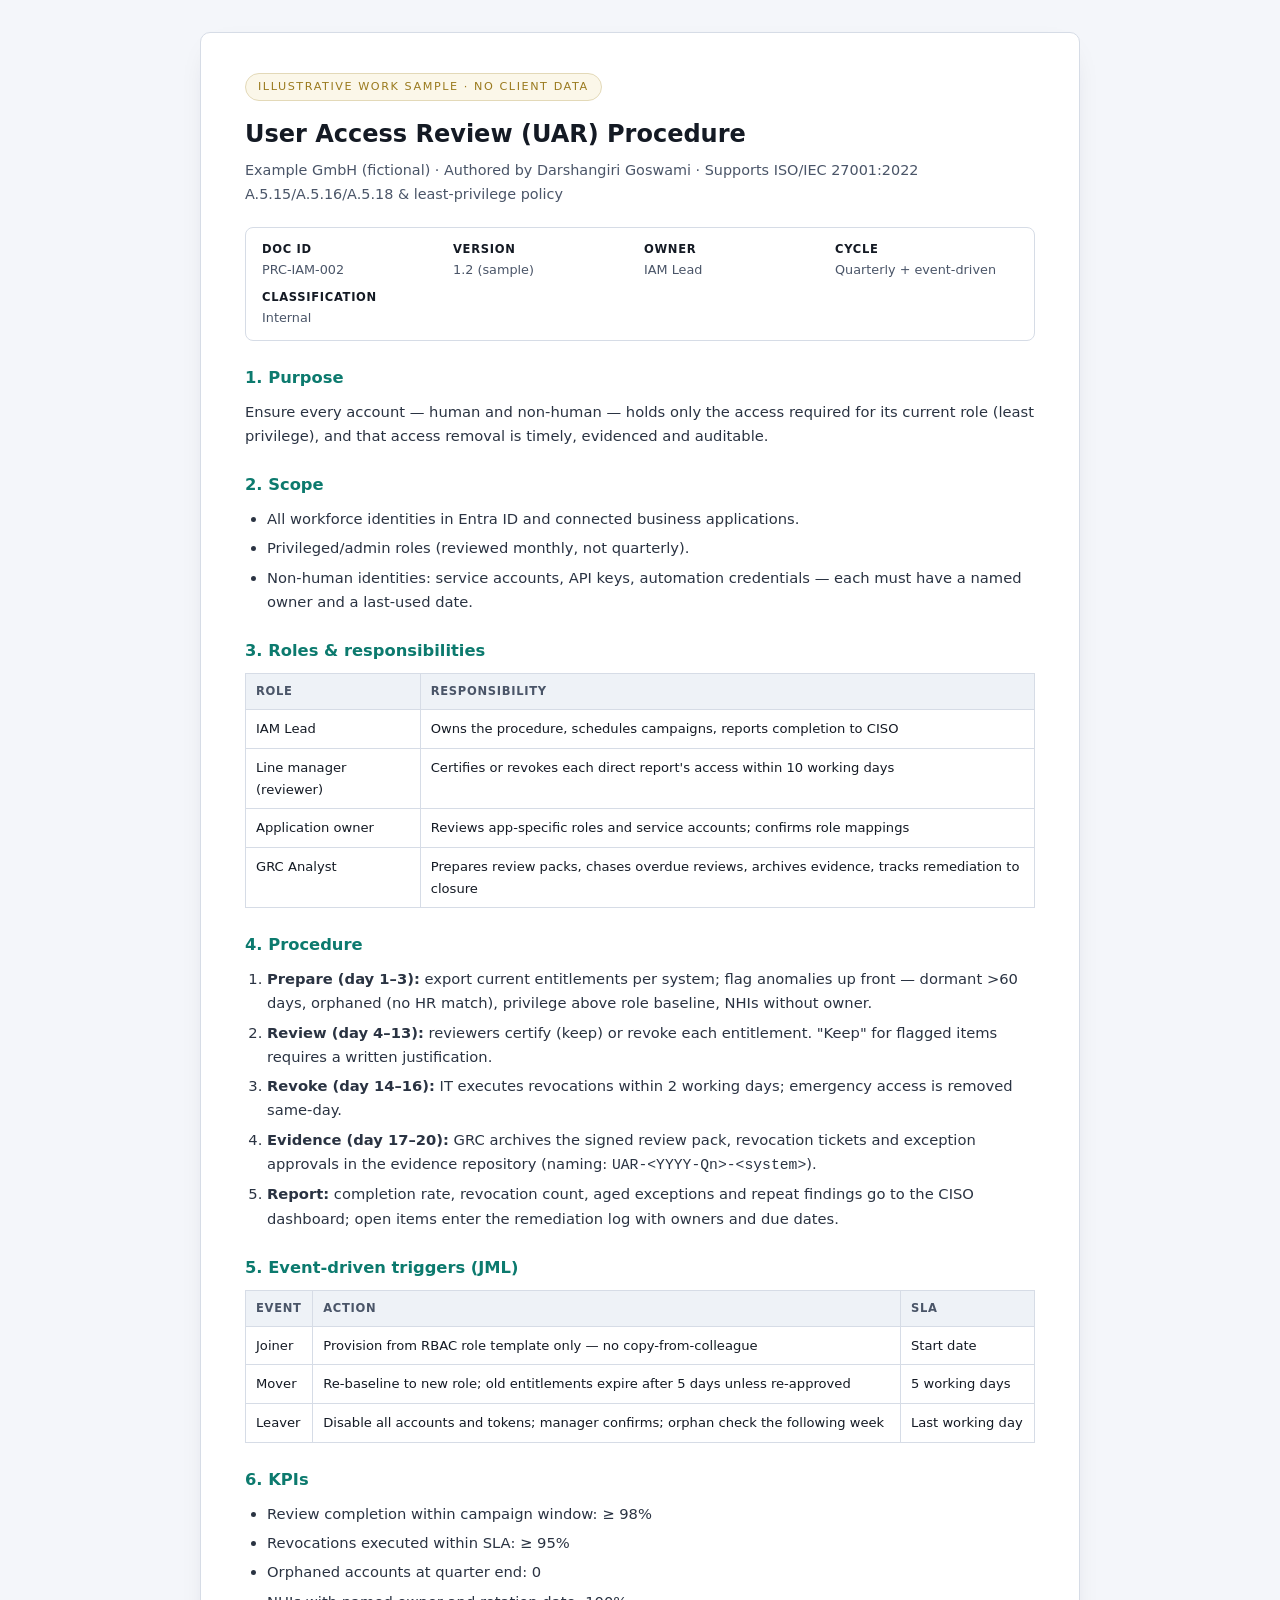
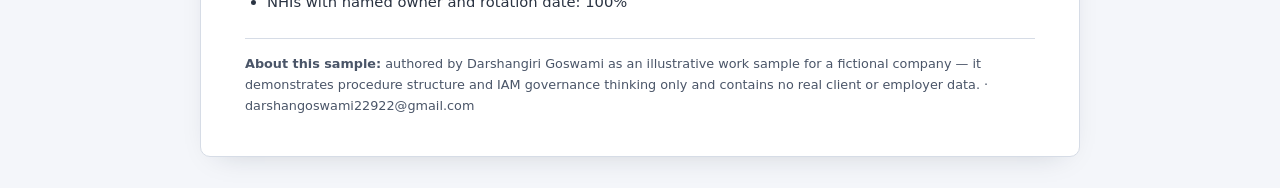
<file: artifacts/access-review-procedure.html>
<!DOCTYPE html>
<html lang="en">
<head>
<meta charset="UTF-8" />
<meta name="viewport" content="width=device-width, initial-scale=1" />
<title>Sample User Access Review Procedure — Darshangiri Goswami</title>
<meta name="robots" content="noindex" />
<style>
:root{--ink:#141a24;--mut:#4a5568;--line:#d6dce6;--teal:#0c7a6e;--gold:#9a7a1e;--bg:#fff}
*{box-sizing:border-box;margin:0;padding:0}
body{font:15px/1.65 "Segoe UI",system-ui,sans-serif;color:var(--ink);background:#f4f6fa;padding:32px 16px}
.page{max-width:880px;margin:0 auto;background:var(--bg);border:1px solid var(--line);border-radius:10px;padding:40px 44px;box-shadow:0 10px 30px -18px rgba(20,30,50,.25)}
.badge{display:inline-block;font-size:.7rem;letter-spacing:.14em;text-transform:uppercase;color:var(--gold);border:1px solid #e3d9b8;background:#fbf7e9;border-radius:100px;padding:4px 12px;margin-bottom:14px}
h1{font-size:1.5rem;margin-bottom:4px}
.sub{color:var(--mut);font-size:.9rem;margin-bottom:20px}
h2{font-size:1.02rem;margin:24px 0 8px;color:var(--teal)}
p,li{color:#2a3342;font-size:.92rem}
ul,ol{padding-left:22px;margin:6px 0 10px}
li{margin-bottom:5px}
table{width:100%;border-collapse:collapse;font-size:.82rem;margin:8px 0 6px}
th{background:#eef2f7;text-align:left;padding:8px 10px;border:1px solid var(--line);font-size:.72rem;letter-spacing:.06em;text-transform:uppercase;color:var(--mut)}
td{padding:8px 10px;border:1px solid var(--line);vertical-align:top}
.doc-meta{display:grid;grid-template-columns:repeat(auto-fit,minmax(160px,1fr));gap:8px;border:1px solid var(--line);border-radius:8px;padding:12px 16px;font-size:.8rem;color:var(--mut);margin-bottom:8px}
.doc-meta b{color:var(--ink);display:block;font-size:.72rem;text-transform:uppercase;letter-spacing:.06em}
.note{margin-top:24px;font-size:.8rem;color:var(--mut);border-top:1px solid var(--line);padding-top:14px}
@media print{body{background:#fff;padding:0}.page{border:none;box-shadow:none;padding:10mm}}
</style>
</head>
<body>
<div class="page">
  <span class="badge">Illustrative work sample · no client data</span>
  <h1>User Access Review (UAR) Procedure</h1>
  <p class="sub">Example GmbH (fictional) · Authored by Darshangiri Goswami · Supports ISO/IEC 27001:2022 A.5.15/A.5.16/A.5.18 &amp; least-privilege policy</p>

  <div class="doc-meta">
    <span><b>Doc ID</b> PRC-IAM-002</span>
    <span><b>Version</b> 1.2 (sample)</span>
    <span><b>Owner</b> IAM Lead</span>
    <span><b>Cycle</b> Quarterly + event-driven</span>
    <span><b>Classification</b> Internal</span>
  </div>

  <h2>1. Purpose</h2>
  <p>Ensure every account — human and non-human — holds only the access required for its current role (least privilege), and that access removal is timely, evidenced and auditable.</p>

  <h2>2. Scope</h2>
  <ul>
    <li>All workforce identities in Entra ID and connected business applications.</li>
    <li>Privileged/admin roles (reviewed monthly, not quarterly).</li>
    <li>Non-human identities: service accounts, API keys, automation credentials — each must have a named owner and a last-used date.</li>
  </ul>

  <h2>3. Roles &amp; responsibilities</h2>
  <table>
    <thead><tr><th>Role</th><th>Responsibility</th></tr></thead>
    <tbody>
      <tr><td>IAM Lead</td><td>Owns the procedure, schedules campaigns, reports completion to CISO</td></tr>
      <tr><td>Line manager (reviewer)</td><td>Certifies or revokes each direct report's access within 10 working days</td></tr>
      <tr><td>Application owner</td><td>Reviews app-specific roles and service accounts; confirms role mappings</td></tr>
      <tr><td>GRC Analyst</td><td>Prepares review packs, chases overdue reviews, archives evidence, tracks remediation to closure</td></tr>
    </tbody>
  </table>

  <h2>4. Procedure</h2>
  <ol>
    <li><b>Prepare (day 1–3):</b> export current entitlements per system; flag anomalies up front — dormant &gt;60 days, orphaned (no HR match), privilege above role baseline, NHIs without owner.</li>
    <li><b>Review (day 4–13):</b> reviewers certify (keep) or revoke each entitlement. "Keep" for flagged items requires a written justification.</li>
    <li><b>Revoke (day 14–16):</b> IT executes revocations within 2 working days; emergency access is removed same-day.</li>
    <li><b>Evidence (day 17–20):</b> GRC archives the signed review pack, revocation tickets and exception approvals in the evidence repository (naming: <code>UAR-&lt;YYYY-Qn&gt;-&lt;system&gt;</code>).</li>
    <li><b>Report:</b> completion rate, revocation count, aged exceptions and repeat findings go to the CISO dashboard; open items enter the remediation log with owners and due dates.</li>
  </ol>

  <h2>5. Event-driven triggers (JML)</h2>
  <table>
    <thead><tr><th>Event</th><th>Action</th><th>SLA</th></tr></thead>
    <tbody>
      <tr><td>Joiner</td><td>Provision from RBAC role template only — no copy-from-colleague</td><td>Start date</td></tr>
      <tr><td>Mover</td><td>Re-baseline to new role; old entitlements expire after 5 days unless re-approved</td><td>5 working days</td></tr>
      <tr><td>Leaver</td><td>Disable all accounts and tokens; manager confirms; orphan check the following week</td><td>Last working day</td></tr>
    </tbody>
  </table>

  <h2>6. KPIs</h2>
  <ul>
    <li>Review completion within campaign window: ≥ 98%</li>
    <li>Revocations executed within SLA: ≥ 95%</li>
    <li>Orphaned accounts at quarter end: 0</li>
    <li>NHIs with named owner and rotation date: 100%</li>
  </ul>

  <p class="note"><b>About this sample:</b> authored by Darshangiri Goswami as an illustrative work sample for a fictional company — it demonstrates procedure structure and IAM governance thinking only and contains no real client or employer data. · darshangoswami22922@gmail.com</p>
</div>
</body>
</html>
</file>
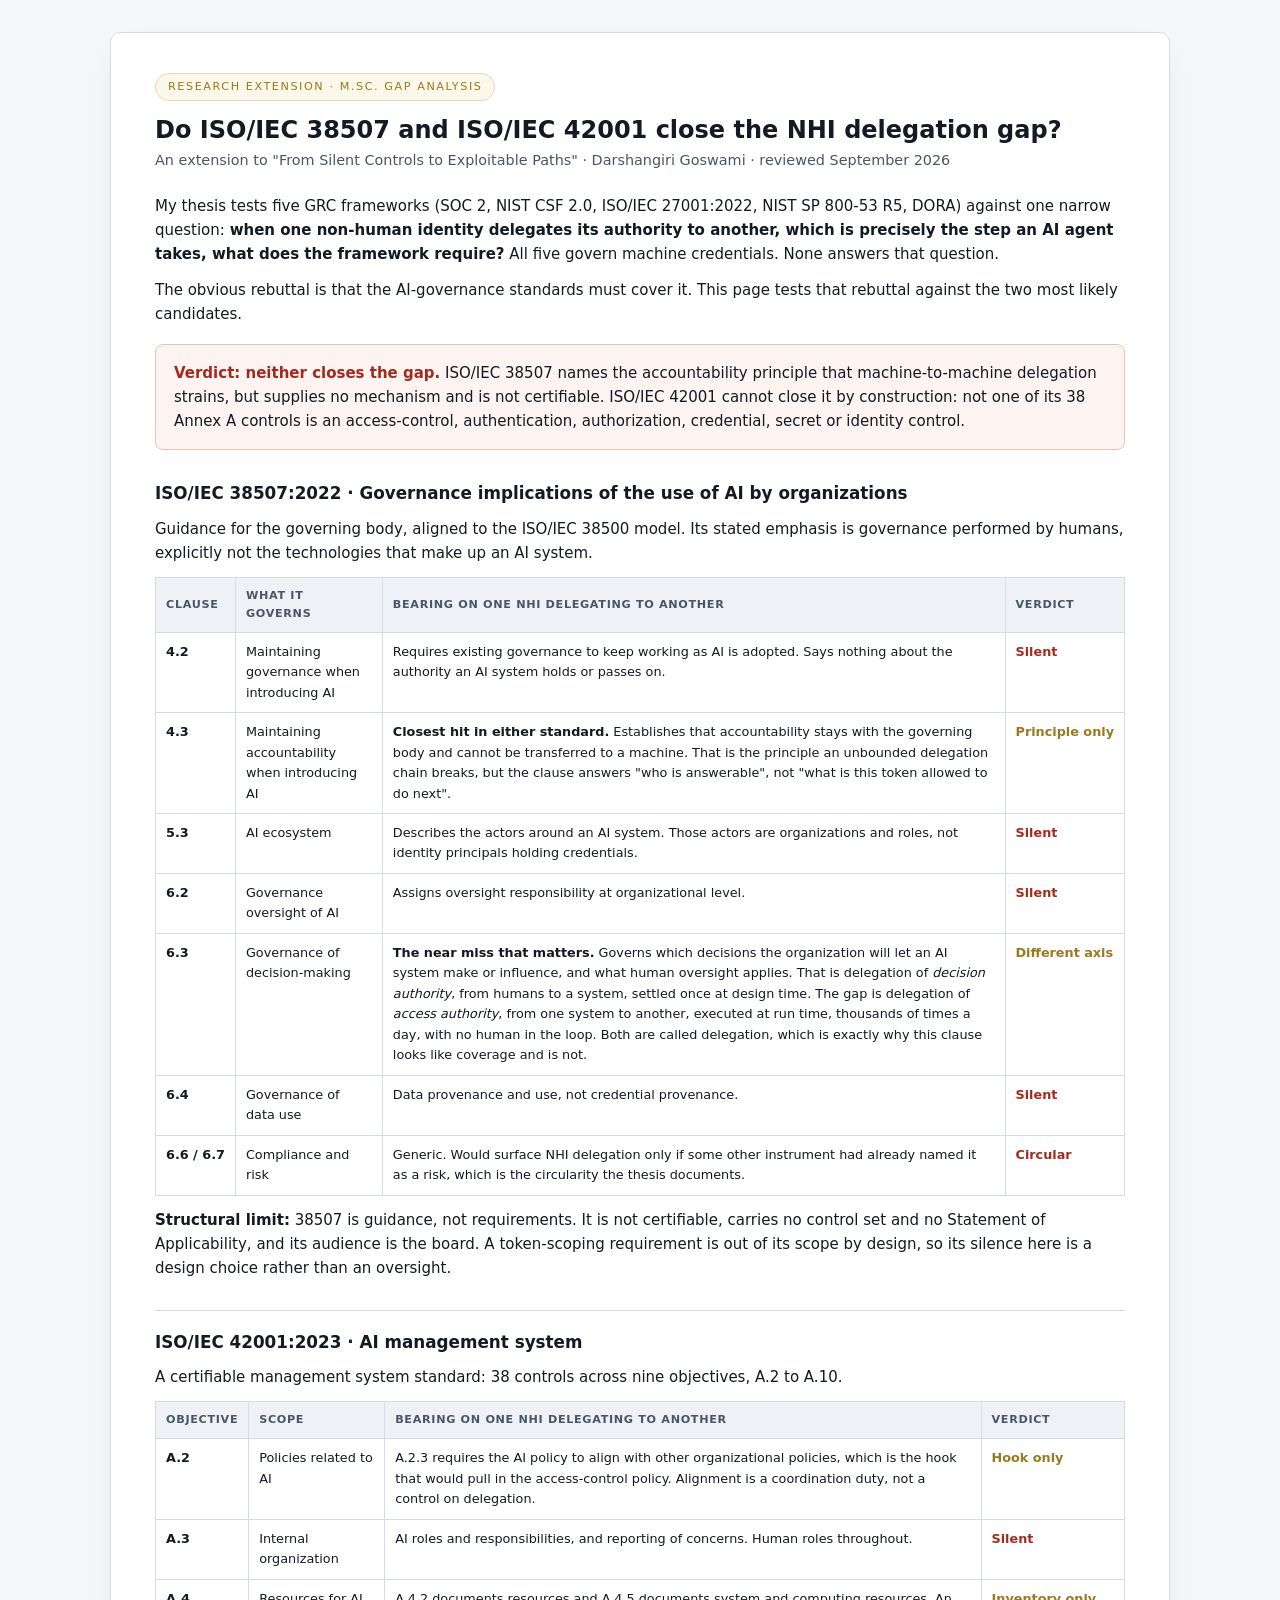
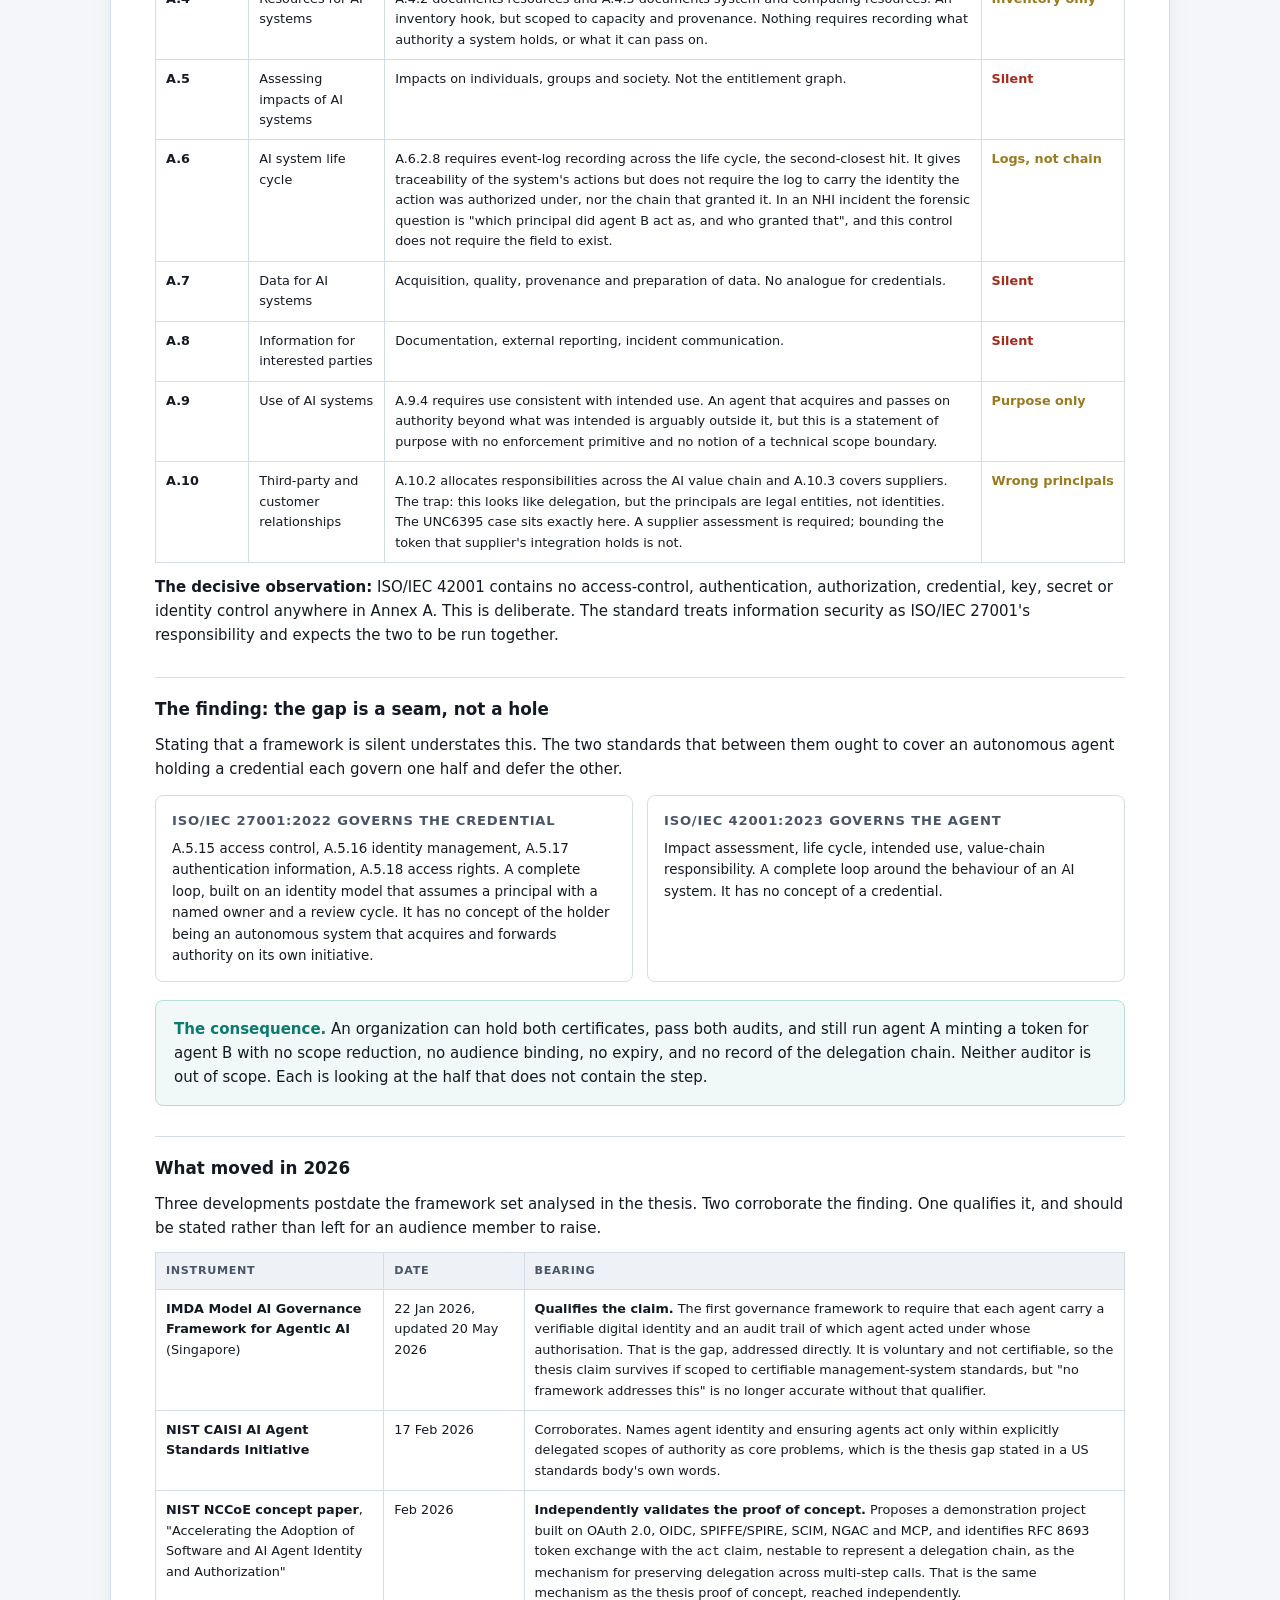
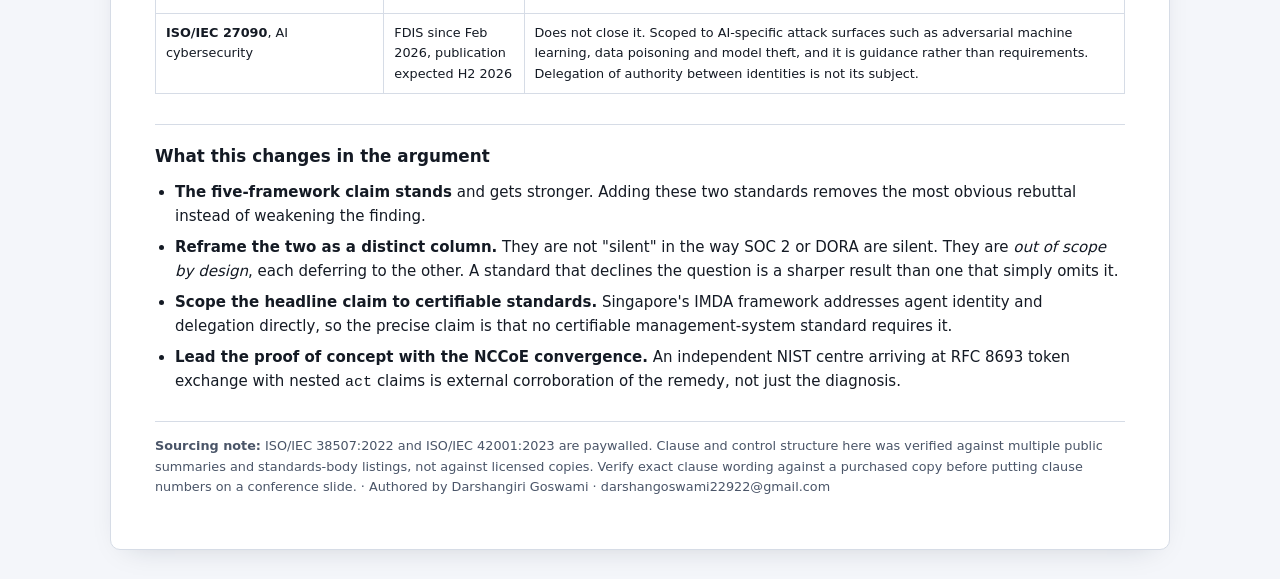
<file: artifacts/nhi-ai-standards-gap.html>
<!DOCTYPE html>
<html lang="en">
<head>
<meta charset="UTF-8" />
<meta name="viewport" content="width=device-width, initial-scale=1" />
<title>Do the AI standards close the NHI delegation gap? · Darshangiri Goswami</title>
<meta name="robots" content="noindex" />
<style>
:root{--ink:#141a24;--mut:#4a5568;--line:#d6dce6;--teal:#0c7a6e;--gold:#9a7a1e;--red:#a32b1e;--bg:#fff}
*{box-sizing:border-box;margin:0;padding:0}
body{font:15px/1.6 "Segoe UI",system-ui,sans-serif;color:var(--ink);background:#f4f6fa;padding:32px 16px}
.page{max-width:1060px;margin:0 auto;background:var(--bg);border:1px solid var(--line);border-radius:10px;padding:40px 44px;box-shadow:0 10px 30px -18px rgba(20,30,50,.25)}
.badge{display:inline-block;font-size:.7rem;letter-spacing:.14em;text-transform:uppercase;color:var(--gold);border:1px solid #e3d9b8;background:#fbf7e9;border-radius:100px;padding:4px 12px;margin-bottom:14px}
h1{font-size:1.5rem;margin-bottom:4px;line-height:1.25}
h2{font-size:1.05rem;margin:30px 0 10px;padding-top:18px;border-top:1px solid var(--line)}
h2:first-of-type{border-top:none;padding-top:0}
.sub{color:var(--mut);font-size:.9rem;margin-bottom:22px}
p{margin-bottom:12px}
table{width:100%;border-collapse:collapse;font-size:.8rem;margin:12px 0}
th{background:#eef2f7;text-align:left;padding:9px 10px;border:1px solid var(--line);font-size:.7rem;letter-spacing:.06em;text-transform:uppercase;color:var(--mut)}
td{padding:9px 10px;border:1px solid var(--line);vertical-align:top}
td.cl{white-space:nowrap;font-weight:600}
.v-no{color:var(--red);font-weight:600;white-space:nowrap}
.v-near{color:var(--gold);font-weight:600;white-space:nowrap}
.verdict{border:1px solid #e0c4bf;background:#fdf3f1;border-radius:8px;padding:16px 18px;margin:18px 0}
.verdict b{color:var(--red)}
.key{border:1px solid #b8ddd6;background:#f0f9f7;border-radius:8px;padding:16px 18px;margin:18px 0}
.key b{color:var(--teal)}
ul{margin:0 0 12px 20px}
li{margin-bottom:7px}
.seam{display:grid;grid-template-columns:1fr 1fr;gap:14px;margin:14px 0}
.seam div{border:1px solid var(--line);border-radius:8px;padding:14px 16px;font-size:.84rem}
.seam h3{font-size:.82rem;letter-spacing:.06em;text-transform:uppercase;color:var(--mut);margin-bottom:7px}
.note{margin-top:26px;font-size:.8rem;color:var(--mut);border-top:1px solid var(--line);padding-top:14px}
@media (max-width:680px){.page{padding:26px 20px}.seam{grid-template-columns:1fr}}
@media print{body{background:#fff;padding:0}.page{border:none;box-shadow:none;padding:10mm}}
</style>
</head>
<body>
<div class="page">
  <span class="badge">Research extension · M.Sc. gap analysis</span>
  <h1>Do ISO/IEC 38507 and ISO/IEC 42001 close the NHI delegation gap?</h1>
  <p class="sub">An extension to "From Silent Controls to Exploitable Paths" · Darshangiri Goswami · reviewed September 2026</p>

  <p>My thesis tests five GRC frameworks (SOC&nbsp;2, NIST CSF 2.0, ISO/IEC 27001:2022, NIST SP 800-53 R5, DORA) against one narrow question: <b>when one non-human identity delegates its authority to another, which is precisely the step an AI agent takes, what does the framework require?</b> All five govern machine credentials. None answers that question.</p>

  <p>The obvious rebuttal is that the AI-governance standards must cover it. This page tests that rebuttal against the two most likely candidates.</p>

  <div class="verdict">
    <b>Verdict: neither closes the gap.</b> ISO/IEC 38507 names the accountability principle that machine-to-machine delegation strains, but supplies no mechanism and is not certifiable. ISO/IEC 42001 cannot close it by construction: not one of its 38 Annex&nbsp;A controls is an access-control, authentication, authorization, credential, secret or identity control.
  </div>

  <h2>ISO/IEC 38507:2022 · Governance implications of the use of AI by organizations</h2>
  <p>Guidance for the governing body, aligned to the ISO/IEC 38500 model. Its stated emphasis is governance performed by humans, explicitly not the technologies that make up an AI system.</p>

  <table>
    <thead><tr><th>Clause</th><th>What it governs</th><th>Bearing on one NHI delegating to another</th><th>Verdict</th></tr></thead>
    <tbody>
      <tr><td class="cl">4.2</td><td>Maintaining governance when introducing AI</td><td>Requires existing governance to keep working as AI is adopted. Says nothing about the authority an AI system holds or passes on.</td><td class="v-no">Silent</td></tr>
      <tr><td class="cl">4.3</td><td>Maintaining accountability when introducing AI</td><td><b>Closest hit in either standard.</b> Establishes that accountability stays with the governing body and cannot be transferred to a machine. That is the principle an unbounded delegation chain breaks, but the clause answers "who is answerable", not "what is this token allowed to do next".</td><td class="v-near">Principle only</td></tr>
      <tr><td class="cl">5.3</td><td>AI ecosystem</td><td>Describes the actors around an AI system. Those actors are organizations and roles, not identity principals holding credentials.</td><td class="v-no">Silent</td></tr>
      <tr><td class="cl">6.2</td><td>Governance oversight of AI</td><td>Assigns oversight responsibility at organizational level.</td><td class="v-no">Silent</td></tr>
      <tr><td class="cl">6.3</td><td>Governance of decision-making</td><td><b>The near miss that matters.</b> Governs which decisions the organization will let an AI system make or influence, and what human oversight applies. That is delegation of <i>decision authority</i>, from humans to a system, settled once at design time. The gap is delegation of <i>access authority</i>, from one system to another, executed at run time, thousands of times a day, with no human in the loop. Both are called delegation, which is exactly why this clause looks like coverage and is not.</td><td class="v-near">Different axis</td></tr>
      <tr><td class="cl">6.4</td><td>Governance of data use</td><td>Data provenance and use, not credential provenance.</td><td class="v-no">Silent</td></tr>
      <tr><td class="cl">6.6 / 6.7</td><td>Compliance and risk</td><td>Generic. Would surface NHI delegation only if some other instrument had already named it as a risk, which is the circularity the thesis documents.</td><td class="v-no">Circular</td></tr>
    </tbody>
  </table>

  <p><b>Structural limit:</b> 38507 is guidance, not requirements. It is not certifiable, carries no control set and no Statement of Applicability, and its audience is the board. A token-scoping requirement is out of its scope by design, so its silence here is a design choice rather than an oversight.</p>

  <h2>ISO/IEC 42001:2023 · AI management system</h2>
  <p>A certifiable management system standard: 38 controls across nine objectives, A.2 to A.10.</p>

  <table>
    <thead><tr><th>Objective</th><th>Scope</th><th>Bearing on one NHI delegating to another</th><th>Verdict</th></tr></thead>
    <tbody>
      <tr><td class="cl">A.2</td><td>Policies related to AI</td><td>A.2.3 requires the AI policy to align with other organizational policies, which is the hook that would pull in the access-control policy. Alignment is a coordination duty, not a control on delegation.</td><td class="v-near">Hook only</td></tr>
      <tr><td class="cl">A.3</td><td>Internal organization</td><td>AI roles and responsibilities, and reporting of concerns. Human roles throughout.</td><td class="v-no">Silent</td></tr>
      <tr><td class="cl">A.4</td><td>Resources for AI systems</td><td>A.4.2 documents resources and A.4.5 documents system and computing resources. An inventory hook, but scoped to capacity and provenance. Nothing requires recording what authority a system holds, or what it can pass on.</td><td class="v-near">Inventory only</td></tr>
      <tr><td class="cl">A.5</td><td>Assessing impacts of AI systems</td><td>Impacts on individuals, groups and society. Not the entitlement graph.</td><td class="v-no">Silent</td></tr>
      <tr><td class="cl">A.6</td><td>AI system life cycle</td><td>A.6.2.8 requires event-log recording across the life cycle, the second-closest hit. It gives traceability of the system's actions but does not require the log to carry the identity the action was authorized under, nor the chain that granted it. In an NHI incident the forensic question is "which principal did agent B act as, and who granted that", and this control does not require the field to exist.</td><td class="v-near">Logs, not chain</td></tr>
      <tr><td class="cl">A.7</td><td>Data for AI systems</td><td>Acquisition, quality, provenance and preparation of data. No analogue for credentials.</td><td class="v-no">Silent</td></tr>
      <tr><td class="cl">A.8</td><td>Information for interested parties</td><td>Documentation, external reporting, incident communication.</td><td class="v-no">Silent</td></tr>
      <tr><td class="cl">A.9</td><td>Use of AI systems</td><td>A.9.4 requires use consistent with intended use. An agent that acquires and passes on authority beyond what was intended is arguably outside it, but this is a statement of purpose with no enforcement primitive and no notion of a technical scope boundary.</td><td class="v-near">Purpose only</td></tr>
      <tr><td class="cl">A.10</td><td>Third-party and customer relationships</td><td>A.10.2 allocates responsibilities across the AI value chain and A.10.3 covers suppliers. The trap: this looks like delegation, but the principals are legal entities, not identities. The UNC6395 case sits exactly here. A supplier assessment is required; bounding the token that supplier's integration holds is not.</td><td class="v-near">Wrong principals</td></tr>
    </tbody>
  </table>

  <p><b>The decisive observation:</b> ISO/IEC 42001 contains no access-control, authentication, authorization, credential, key, secret or identity control anywhere in Annex&nbsp;A. This is deliberate. The standard treats information security as ISO/IEC 27001's responsibility and expects the two to be run together.</p>

  <h2>The finding: the gap is a seam, not a hole</h2>
  <p>Stating that a framework is silent understates this. The two standards that between them ought to cover an autonomous agent holding a credential each govern one half and defer the other.</p>

  <div class="seam">
    <div>
      <h3>ISO/IEC 27001:2022 governs the credential</h3>
      A.5.15 access control, A.5.16 identity management, A.5.17 authentication information, A.5.18 access rights. A complete loop, built on an identity model that assumes a principal with a named owner and a review cycle. It has no concept of the holder being an autonomous system that acquires and forwards authority on its own initiative.
    </div>
    <div>
      <h3>ISO/IEC 42001:2023 governs the agent</h3>
      Impact assessment, life cycle, intended use, value-chain responsibility. A complete loop around the behaviour of an AI system. It has no concept of a credential.
    </div>
  </div>

  <div class="key">
    <b>The consequence.</b> An organization can hold both certificates, pass both audits, and still run agent A minting a token for agent B with no scope reduction, no audience binding, no expiry, and no record of the delegation chain. Neither auditor is out of scope. Each is looking at the half that does not contain the step.
  </div>

  <h2>What moved in 2026</h2>
  <p>Three developments postdate the framework set analysed in the thesis. Two corroborate the finding. One qualifies it, and should be stated rather than left for an audience member to raise.</p>

  <table>
    <thead><tr><th>Instrument</th><th>Date</th><th>Bearing</th></tr></thead>
    <tbody>
      <tr><td><b>IMDA Model AI Governance Framework for Agentic AI</b> (Singapore)</td><td>22 Jan 2026, updated 20 May 2026</td><td><b>Qualifies the claim.</b> The first governance framework to require that each agent carry a verifiable digital identity and an audit trail of which agent acted under whose authorisation. That is the gap, addressed directly. It is voluntary and not certifiable, so the thesis claim survives if scoped to certifiable management-system standards, but "no framework addresses this" is no longer accurate without that qualifier.</td></tr>
      <tr><td><b>NIST CAISI AI Agent Standards Initiative</b></td><td>17 Feb 2026</td><td>Corroborates. Names agent identity and ensuring agents act only within explicitly delegated scopes of authority as core problems, which is the thesis gap stated in a US standards body's own words.</td></tr>
      <tr><td><b>NIST NCCoE concept paper</b>, "Accelerating the Adoption of Software and AI Agent Identity and Authorization"</td><td>Feb 2026</td><td><b>Independently validates the proof of concept.</b> Proposes a demonstration project built on OAuth 2.0, OIDC, SPIFFE/SPIRE, SCIM, NGAC and MCP, and identifies RFC 8693 token exchange with the <code>act</code> claim, nestable to represent a delegation chain, as the mechanism for preserving delegation across multi-step calls. That is the same mechanism as the thesis proof of concept, reached independently.</td></tr>
      <tr><td><b>ISO/IEC 27090</b>, AI cybersecurity</td><td>FDIS since Feb 2026, publication expected H2 2026</td><td>Does not close it. Scoped to AI-specific attack surfaces such as adversarial machine learning, data poisoning and model theft, and it is guidance rather than requirements. Delegation of authority between identities is not its subject.</td></tr>
    </tbody>
  </table>

  <h2>What this changes in the argument</h2>
  <ul>
    <li><b>The five-framework claim stands</b> and gets stronger. Adding these two standards removes the most obvious rebuttal instead of weakening the finding.</li>
    <li><b>Reframe the two as a distinct column.</b> They are not "silent" in the way SOC&nbsp;2 or DORA are silent. They are <i>out of scope by design</i>, each deferring to the other. A standard that declines the question is a sharper result than one that simply omits it.</li>
    <li><b>Scope the headline claim to certifiable standards.</b> Singapore's IMDA framework addresses agent identity and delegation directly, so the precise claim is that no certifiable management-system standard requires it.</li>
    <li><b>Lead the proof of concept with the NCCoE convergence.</b> An independent NIST centre arriving at RFC 8693 token exchange with nested <code>act</code> claims is external corroboration of the remedy, not just the diagnosis.</li>
  </ul>

  <p class="note"><b>Sourcing note:</b> ISO/IEC 38507:2022 and ISO/IEC 42001:2023 are paywalled. Clause and control structure here was verified against multiple public summaries and standards-body listings, not against licensed copies. Verify exact clause wording against a purchased copy before putting clause numbers on a conference slide. · Authored by Darshangiri Goswami · darshangoswami22922@gmail.com</p>
</div>
</body>
</html>
</file>
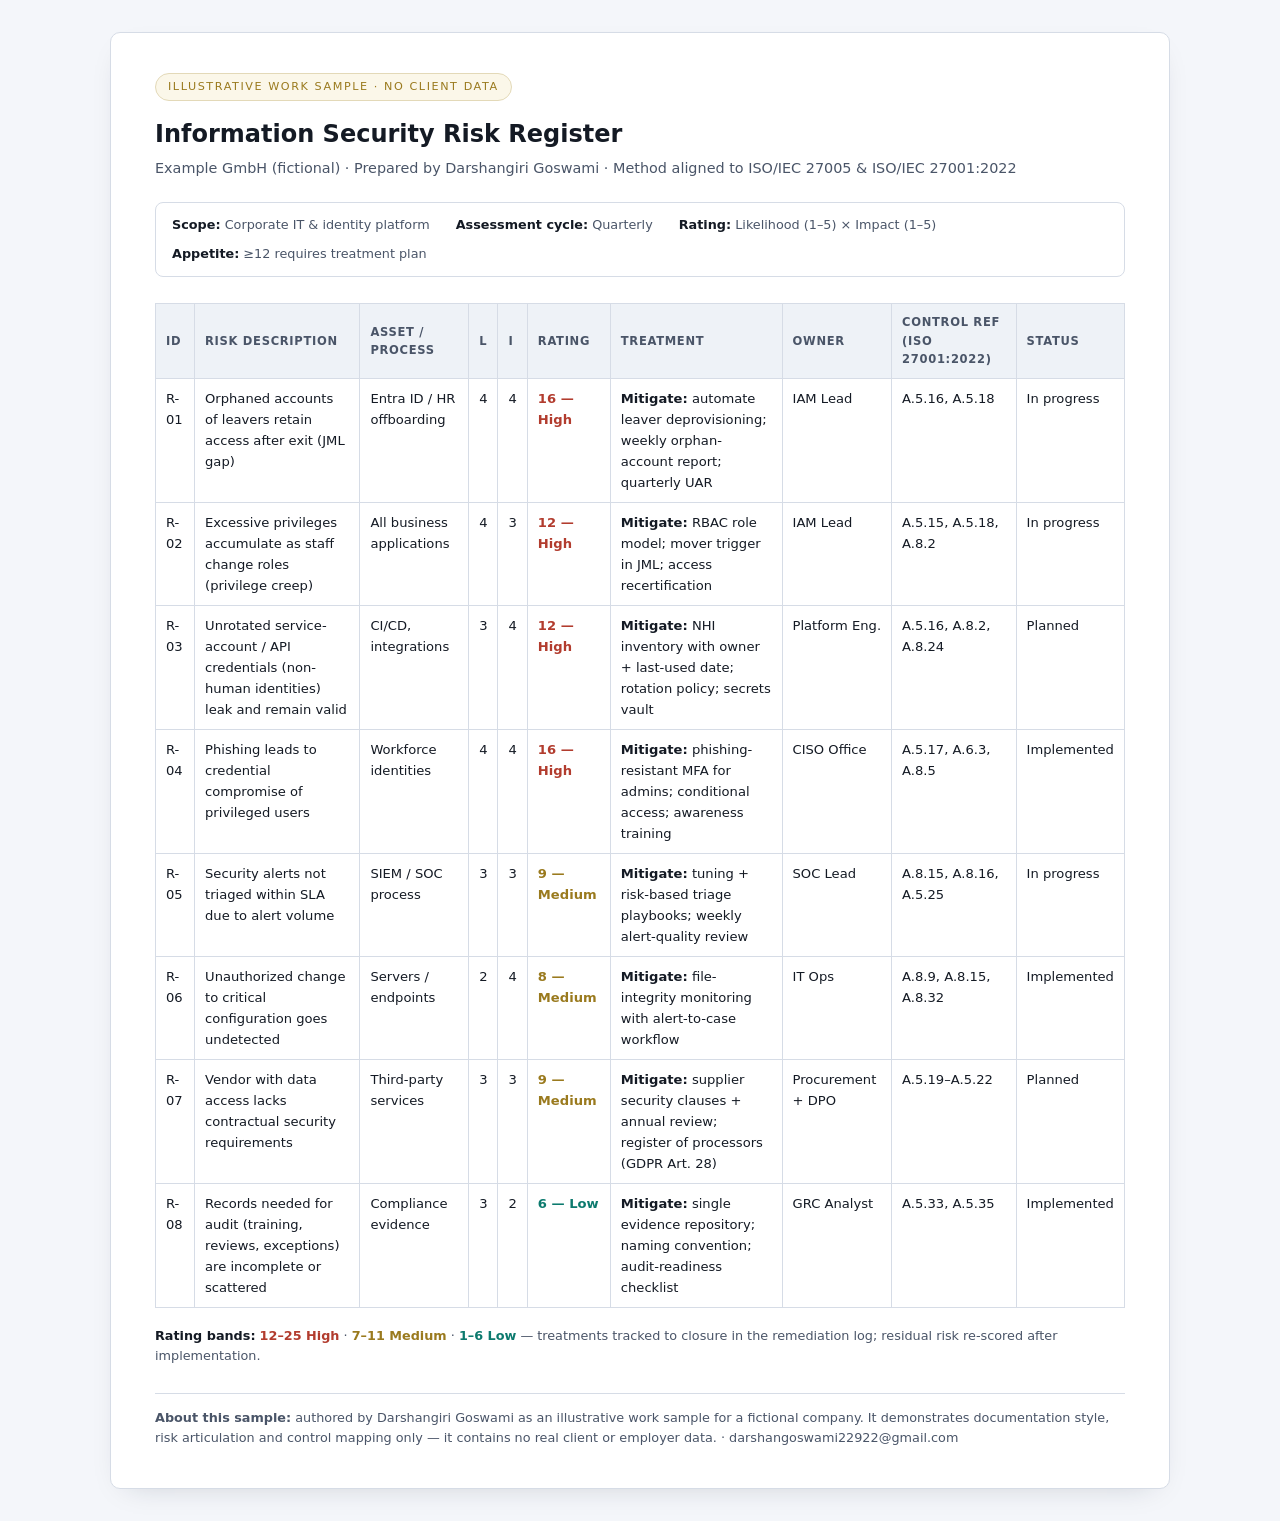
<file: artifacts/risk-register.html>
<!DOCTYPE html>
<html lang="en">
<head>
<meta charset="UTF-8" />
<meta name="viewport" content="width=device-width, initial-scale=1" />
<title>Sample Risk Register — Darshangiri Goswami</title>
<meta name="robots" content="noindex" />
<style>
:root{--ink:#141a24;--mut:#4a5568;--line:#d6dce6;--teal:#0c7a6e;--gold:#9a7a1e;--red:#b23c2e;--bg:#ffffff}
*{box-sizing:border-box;margin:0;padding:0}
body{font:15px/1.6 "Segoe UI",system-ui,sans-serif;color:var(--ink);background:#f4f6fa;padding:32px 16px}
.page{max-width:1060px;margin:0 auto;background:var(--bg);border:1px solid var(--line);border-radius:10px;padding:40px 44px;box-shadow:0 10px 30px -18px rgba(20,30,50,.25)}
.badge{display:inline-block;font-size:.7rem;letter-spacing:.14em;text-transform:uppercase;color:var(--gold);border:1px solid #e3d9b8;background:#fbf7e9;border-radius:100px;padding:4px 12px;margin-bottom:14px}
h1{font-size:1.5rem;margin-bottom:4px}
.sub{color:var(--mut);font-size:.9rem;margin-bottom:22px}
.meta{display:flex;flex-wrap:wrap;gap:8px 26px;font-size:.8rem;color:var(--mut);border:1px solid var(--line);border-radius:8px;padding:12px 16px;margin-bottom:26px}
.meta b{color:var(--ink)}
table{width:100%;border-collapse:collapse;font-size:.82rem}
th{background:#eef2f7;text-align:left;padding:9px 10px;border:1px solid var(--line);font-size:.72rem;letter-spacing:.06em;text-transform:uppercase;color:var(--mut)}
td{padding:9px 10px;border:1px solid var(--line);vertical-align:top}
.r-h{color:var(--red);font-weight:600}.r-m{color:var(--gold);font-weight:600}.r-l{color:var(--teal);font-weight:600}
.note{margin-top:22px;font-size:.8rem;color:var(--mut);border-top:1px solid var(--line);padding-top:14px}
.scale{margin:18px 0 26px;font-size:.8rem;color:var(--mut)}
.scale b{color:var(--ink)}
@media print{body{background:#fff;padding:0}.page{border:none;box-shadow:none;padding:10mm}}
</style>
</head>
<body>
<div class="page">
  <span class="badge">Illustrative work sample · no client data</span>
  <h1>Information Security Risk Register</h1>
  <p class="sub">Example GmbH (fictional) · Prepared by Darshangiri Goswami · Method aligned to ISO/IEC 27005 &amp; ISO/IEC 27001:2022</p>

  <div class="meta">
    <span><b>Scope:</b> Corporate IT &amp; identity platform</span>
    <span><b>Assessment cycle:</b> Quarterly</span>
    <span><b>Rating:</b> Likelihood (1–5) × Impact (1–5)</span>
    <span><b>Appetite:</b> ≥12 requires treatment plan</span>
  </div>

  <table>
    <thead><tr>
      <th>ID</th><th>Risk description</th><th>Asset / process</th><th>L</th><th>I</th><th>Rating</th><th>Treatment</th><th>Owner</th><th>Control ref (ISO 27001:2022)</th><th>Status</th>
    </tr></thead>
    <tbody>
      <tr><td>R-01</td><td>Orphaned accounts of leavers retain access after exit (JML gap)</td><td>Entra ID / HR offboarding</td><td>4</td><td>4</td><td class="r-h">16 — High</td><td><b>Mitigate:</b> automate leaver deprovisioning; weekly orphan-account report; quarterly UAR</td><td>IAM Lead</td><td>A.5.16, A.5.18</td><td>In progress</td></tr>
      <tr><td>R-02</td><td>Excessive privileges accumulate as staff change roles (privilege creep)</td><td>All business applications</td><td>4</td><td>3</td><td class="r-h">12 — High</td><td><b>Mitigate:</b> RBAC role model; mover trigger in JML; access recertification</td><td>IAM Lead</td><td>A.5.15, A.5.18, A.8.2</td><td>In progress</td></tr>
      <tr><td>R-03</td><td>Unrotated service-account / API credentials (non-human identities) leak and remain valid</td><td>CI/CD, integrations</td><td>3</td><td>4</td><td class="r-h">12 — High</td><td><b>Mitigate:</b> NHI inventory with owner + last-used date; rotation policy; secrets vault</td><td>Platform Eng.</td><td>A.5.16, A.8.2, A.8.24</td><td>Planned</td></tr>
      <tr><td>R-04</td><td>Phishing leads to credential compromise of privileged users</td><td>Workforce identities</td><td>4</td><td>4</td><td class="r-h">16 — High</td><td><b>Mitigate:</b> phishing-resistant MFA for admins; conditional access; awareness training</td><td>CISO Office</td><td>A.5.17, A.6.3, A.8.5</td><td>Implemented</td></tr>
      <tr><td>R-05</td><td>Security alerts not triaged within SLA due to alert volume</td><td>SIEM / SOC process</td><td>3</td><td>3</td><td class="r-m">9 — Medium</td><td><b>Mitigate:</b> tuning + risk-based triage playbooks; weekly alert-quality review</td><td>SOC Lead</td><td>A.8.15, A.8.16, A.5.25</td><td>In progress</td></tr>
      <tr><td>R-06</td><td>Unauthorized change to critical configuration goes undetected</td><td>Servers / endpoints</td><td>2</td><td>4</td><td class="r-m">8 — Medium</td><td><b>Mitigate:</b> file-integrity monitoring with alert-to-case workflow</td><td>IT Ops</td><td>A.8.9, A.8.15, A.8.32</td><td>Implemented</td></tr>
      <tr><td>R-07</td><td>Vendor with data access lacks contractual security requirements</td><td>Third-party services</td><td>3</td><td>3</td><td class="r-m">9 — Medium</td><td><b>Mitigate:</b> supplier security clauses + annual review; register of processors (GDPR Art. 28)</td><td>Procurement + DPO</td><td>A.5.19–A.5.22</td><td>Planned</td></tr>
      <tr><td>R-08</td><td>Records needed for audit (training, reviews, exceptions) are incomplete or scattered</td><td>Compliance evidence</td><td>3</td><td>2</td><td class="r-l">6 — Low</td><td><b>Mitigate:</b> single evidence repository; naming convention; audit-readiness checklist</td><td>GRC Analyst</td><td>A.5.33, A.5.35</td><td>Implemented</td></tr>
    </tbody>
  </table>

  <p class="scale"><b>Rating bands:</b> <span class="r-h">12–25 High</span> · <span class="r-m">7–11 Medium</span> · <span class="r-l">1–6 Low</span> — treatments tracked to closure in the remediation log; residual risk re-scored after implementation.</p>

  <p class="note"><b>About this sample:</b> authored by Darshangiri Goswami as an illustrative work sample for a fictional company. It demonstrates documentation style, risk articulation and control mapping only — it contains no real client or employer data. · darshangoswami22922@gmail.com</p>
</div>
</body>
</html>
</file>
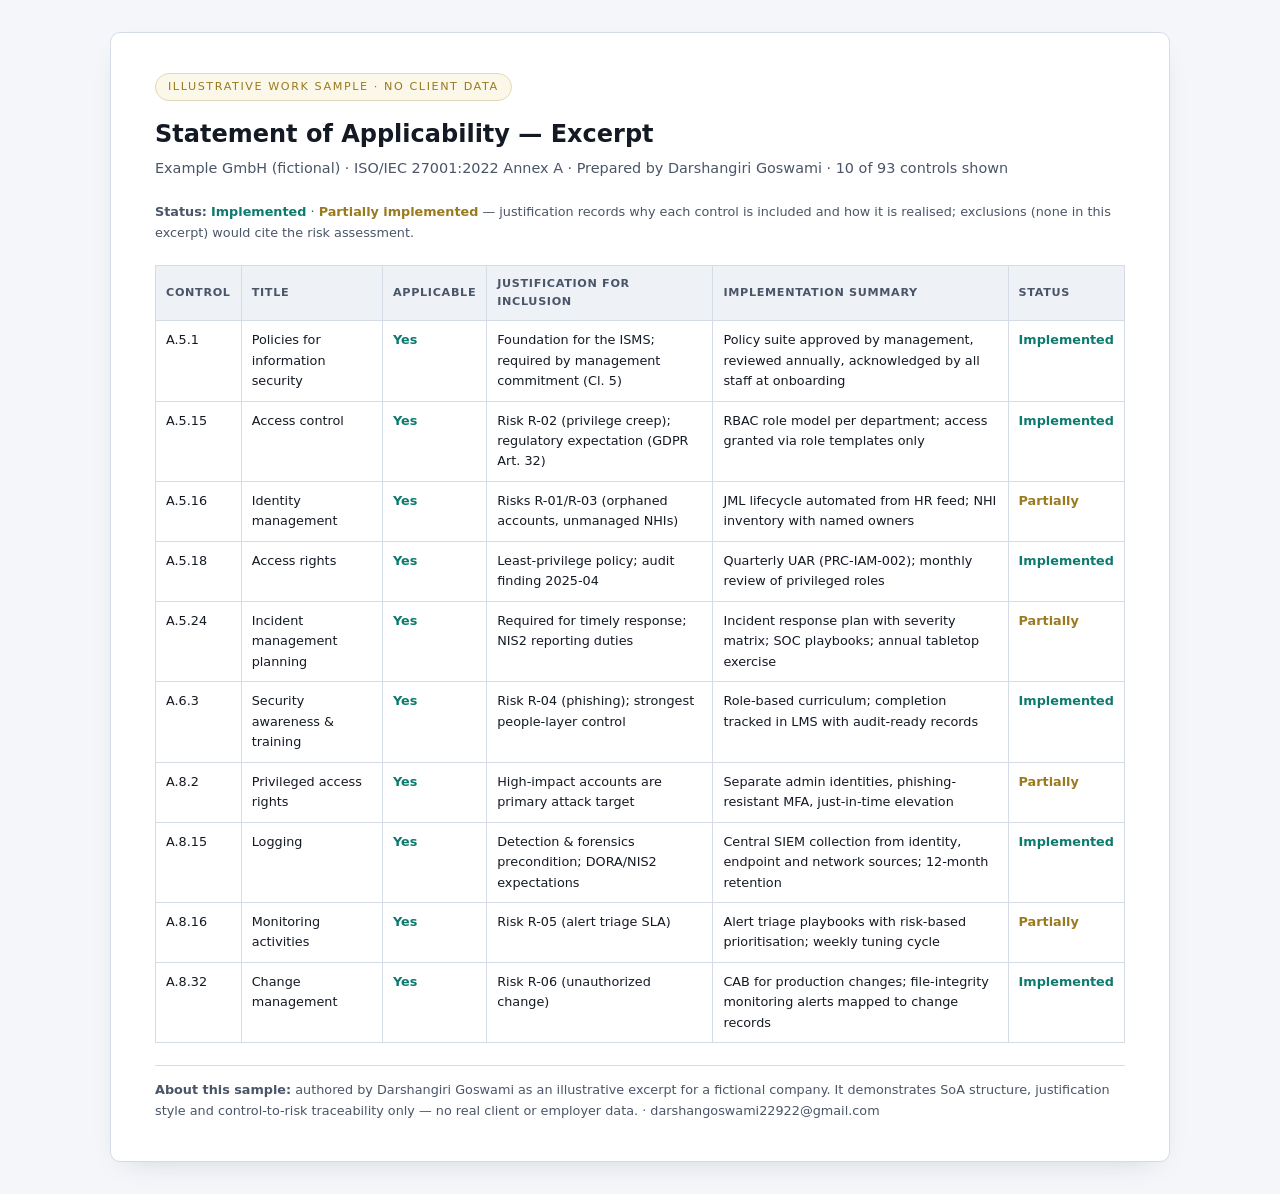
<file: artifacts/soa-excerpt.html>
<!DOCTYPE html>
<html lang="en">
<head>
<meta charset="UTF-8" />
<meta name="viewport" content="width=device-width, initial-scale=1" />
<title>Sample Statement of Applicability (Excerpt) — Darshangiri Goswami</title>
<meta name="robots" content="noindex" />
<style>
:root{--ink:#141a24;--mut:#4a5568;--line:#d6dce6;--teal:#0c7a6e;--gold:#9a7a1e;--bg:#fff}
*{box-sizing:border-box;margin:0;padding:0}
body{font:15px/1.6 "Segoe UI",system-ui,sans-serif;color:var(--ink);background:#f4f6fa;padding:32px 16px}
.page{max-width:1060px;margin:0 auto;background:var(--bg);border:1px solid var(--line);border-radius:10px;padding:40px 44px;box-shadow:0 10px 30px -18px rgba(20,30,50,.25)}
.badge{display:inline-block;font-size:.7rem;letter-spacing:.14em;text-transform:uppercase;color:var(--gold);border:1px solid #e3d9b8;background:#fbf7e9;border-radius:100px;padding:4px 12px;margin-bottom:14px}
h1{font-size:1.5rem;margin-bottom:4px}
.sub{color:var(--mut);font-size:.9rem;margin-bottom:22px}
table{width:100%;border-collapse:collapse;font-size:.8rem}
th{background:#eef2f7;text-align:left;padding:9px 10px;border:1px solid var(--line);font-size:.7rem;letter-spacing:.06em;text-transform:uppercase;color:var(--mut)}
td{padding:9px 10px;border:1px solid var(--line);vertical-align:top}
.y{color:var(--teal);font-weight:600}
.st-i{color:var(--teal);font-weight:600}.st-p{color:var(--gold);font-weight:600}
.note{margin-top:22px;font-size:.8rem;color:var(--mut);border-top:1px solid var(--line);padding-top:14px}
.legend{margin:14px 0 22px;font-size:.8rem;color:var(--mut)}
@media print{body{background:#fff;padding:0}.page{border:none;box-shadow:none;padding:10mm}}
</style>
</head>
<body>
<div class="page">
  <span class="badge">Illustrative work sample · no client data</span>
  <h1>Statement of Applicability — Excerpt</h1>
  <p class="sub">Example GmbH (fictional) · ISO/IEC 27001:2022 Annex A · Prepared by Darshangiri Goswami · 10 of 93 controls shown</p>

  <p class="legend"><b>Status:</b> <span class="st-i">Implemented</span> · <span class="st-p">Partially implemented</span> — justification records why each control is included and how it is realised; exclusions (none in this excerpt) would cite the risk assessment.</p>

  <table>
    <thead><tr>
      <th>Control</th><th>Title</th><th>Applicable</th><th>Justification for inclusion</th><th>Implementation summary</th><th>Status</th>
    </tr></thead>
    <tbody>
      <tr><td>A.5.1</td><td>Policies for information security</td><td class="y">Yes</td><td>Foundation for the ISMS; required by management commitment (Cl. 5)</td><td>Policy suite approved by management, reviewed annually, acknowledged by all staff at onboarding</td><td class="st-i">Implemented</td></tr>
      <tr><td>A.5.15</td><td>Access control</td><td class="y">Yes</td><td>Risk R-02 (privilege creep); regulatory expectation (GDPR Art. 32)</td><td>RBAC role model per department; access granted via role templates only</td><td class="st-i">Implemented</td></tr>
      <tr><td>A.5.16</td><td>Identity management</td><td class="y">Yes</td><td>Risks R-01/R-03 (orphaned accounts, unmanaged NHIs)</td><td>JML lifecycle automated from HR feed; NHI inventory with named owners</td><td class="st-p">Partially</td></tr>
      <tr><td>A.5.18</td><td>Access rights</td><td class="y">Yes</td><td>Least-privilege policy; audit finding 2025-04</td><td>Quarterly UAR (PRC-IAM-002); monthly review of privileged roles</td><td class="st-i">Implemented</td></tr>
      <tr><td>A.5.24</td><td>Incident management planning</td><td class="y">Yes</td><td>Required for timely response; NIS2 reporting duties</td><td>Incident response plan with severity matrix; SOC playbooks; annual tabletop exercise</td><td class="st-p">Partially</td></tr>
      <tr><td>A.6.3</td><td>Security awareness &amp; training</td><td class="y">Yes</td><td>Risk R-04 (phishing); strongest people-layer control</td><td>Role-based curriculum; completion tracked in LMS with audit-ready records</td><td class="st-i">Implemented</td></tr>
      <tr><td>A.8.2</td><td>Privileged access rights</td><td class="y">Yes</td><td>High-impact accounts are primary attack target</td><td>Separate admin identities, phishing-resistant MFA, just-in-time elevation</td><td class="st-p">Partially</td></tr>
      <tr><td>A.8.15</td><td>Logging</td><td class="y">Yes</td><td>Detection &amp; forensics precondition; DORA/NIS2 expectations</td><td>Central SIEM collection from identity, endpoint and network sources; 12-month retention</td><td class="st-i">Implemented</td></tr>
      <tr><td>A.8.16</td><td>Monitoring activities</td><td class="y">Yes</td><td>Risk R-05 (alert triage SLA)</td><td>Alert triage playbooks with risk-based prioritisation; weekly tuning cycle</td><td class="st-p">Partially</td></tr>
      <tr><td>A.8.32</td><td>Change management</td><td class="y">Yes</td><td>Risk R-06 (unauthorized change)</td><td>CAB for production changes; file-integrity monitoring alerts mapped to change records</td><td class="st-i">Implemented</td></tr>
    </tbody>
  </table>

  <p class="note"><b>About this sample:</b> authored by Darshangiri Goswami as an illustrative excerpt for a fictional company. It demonstrates SoA structure, justification style and control-to-risk traceability only — no real client or employer data. · darshangoswami22922@gmail.com</p>
</div>
</body>
</html>
</file>
